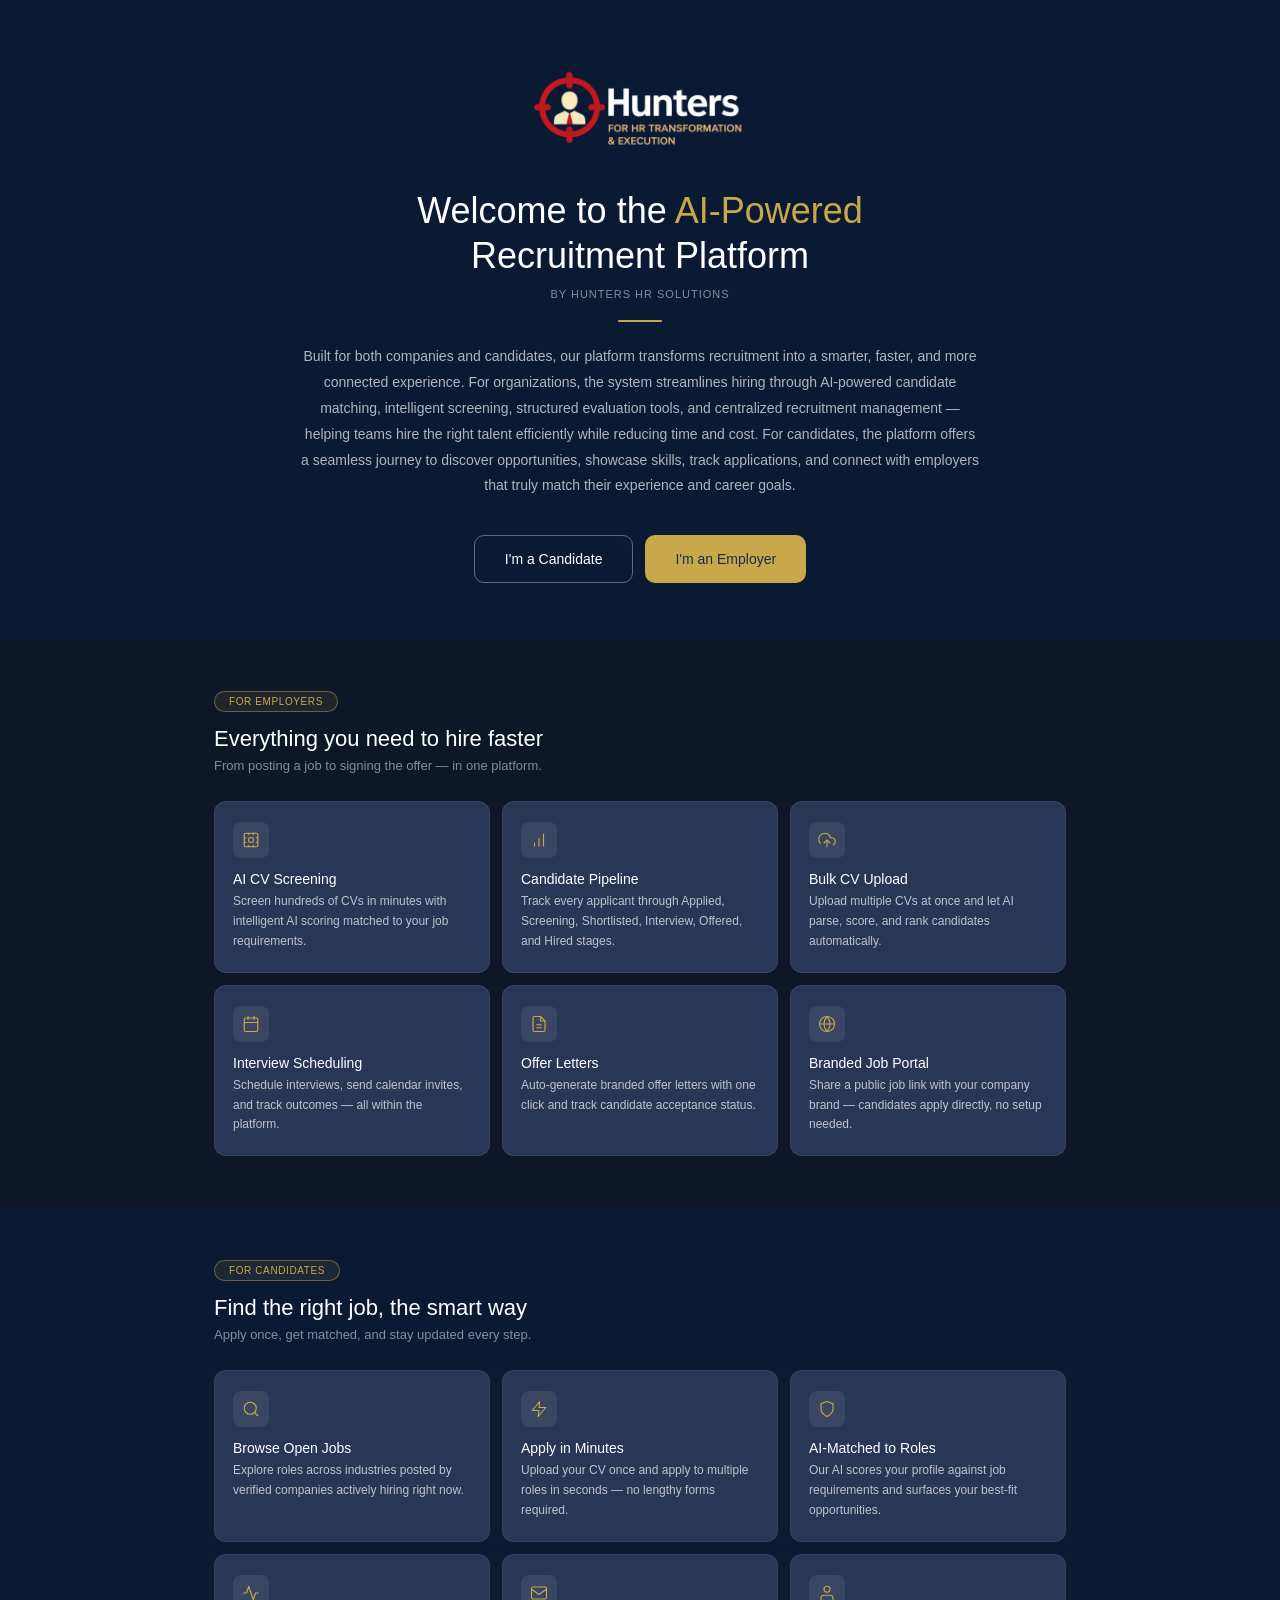
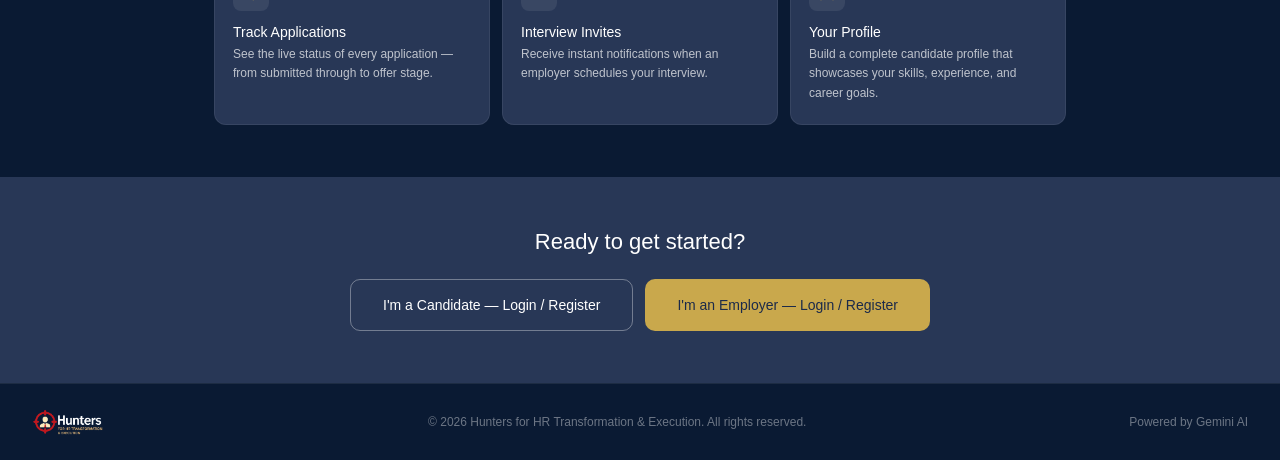
<file: frontend/candidates-portal.html>
<!DOCTYPE html>
<html lang="en">
<head>
<meta charset="UTF-8">
<meta name="viewport" content="width=device-width, initial-scale=1.0">
<title>Candidates Portal | Hunters for HR Solutions</title>
<!-- CACHE VERSION: v1.17 -->
<style>
:root{--navy:#1B2A4A;--gold:#C9A84C;--bg:#F4F5FA;--white:#fff;--muted:#6B7280;--border:rgba(0,0,0,0.06);}
*{box-sizing:border-box;margin:0;padding:0;font-family:'Segoe UI',Arial,sans-serif;}
body{background:var(--bg);color:var(--navy);min-height:100vh;}

/* ── Auth Screen ── */
#auth-screen{display:none;position:fixed;inset:0;background:var(--navy);z-index:9999;align-items:center;justify-content:center;}
#auth-screen.active{display:flex;}
.auth-card{background:var(--white);border-radius:20px;padding:40px 36px;width:420px;max-width:calc(100vw - 32px);box-shadow:0 24px 64px rgba(0,0,0,0.28);animation:slideUp 0.25s ease;}
.auth-logo{text-align:center;margin-bottom:24px;}
.auth-tabs{display:flex;border-radius:10px;overflow:hidden;border:1px solid #E5E7EB;margin-bottom:28px;}
.auth-tab{flex:1;padding:10px;background:none;border:none;font-size:13px;font-weight:500;cursor:pointer;color:#9CA3AF;transition:all 0.15s;}
.auth-tab.active{background:var(--navy);color:var(--white);}
.auth-field{margin-bottom:16px;}
.auth-field label{display:block;font-size:12px;font-weight:600;color:var(--navy);margin-bottom:6px;letter-spacing:0.02em;}
.auth-field input{width:100%;padding:11px 14px;border:1.5px solid #E5E7EB;border-radius:10px;font-size:14px;color:var(--navy);outline:none;transition:border-color 0.15s;}
.auth-field input:focus{border-color:var(--navy);}
.auth-btn{width:100%;padding:13px;background:var(--navy);color:var(--white);border:none;border-radius:10px;font-size:14px;font-weight:600;cursor:pointer;margin-top:4px;transition:opacity 0.15s;}
.auth-btn:hover{opacity:0.88;}
.auth-btn.gold{background:var(--gold);color:var(--navy);}
.auth-error{color:#A32D2D;font-size:12px;margin-top:8px;text-align:center;display:none;}
.auth-note{text-align:center;font-size:12px;color:var(--muted);margin-top:16px;}

.portal-header{background:var(--navy);padding:14px 32px;display:flex;align-items:center;justify-content:space-between;position:sticky;top:0;z-index:200;}
.portal-tabs{background:var(--white);border-bottom:1px solid #E5E7EB;display:flex;padding:0 32px;overflow-x:auto;gap:4px;}
.portal-tab{padding:16px 28px;font-size:14px;font-weight:500;border:none;background:none;cursor:pointer;color:#9CA3AF;border-bottom:3px solid transparent;white-space:nowrap;transition:color 0.15s,border-color 0.15s;letter-spacing:0.01em;}
.portal-tab:hover:not(.active){color:var(--navy);}
.portal-tab.active{color:var(--navy);border-bottom-color:var(--gold);font-weight:600;}
.portal-body{padding:24px 32px;max-width:1200px;margin:0 auto;}
.portal-section{display:none;}
.portal-section.active{display:block;}

.jobs-grid{display:grid;grid-template-columns:repeat(3,1fr);gap:16px;}
@media(max-width:1024px){.jobs-grid{grid-template-columns:repeat(2,1fr);}}
@media(max-width:640px){.jobs-grid{grid-template-columns:1fr;}.portal-body{padding:16px;}}

.job-card{background:var(--white);border:0.5px solid var(--border);border-radius:16px;padding:20px;box-shadow:0 2px 12px var(--border);cursor:pointer;transition:transform 0.2s,box-shadow 0.2s;}
.job-card:hover{transform:translateY(-2px);box-shadow:0 8px 24px rgba(0,0,0,0.1);}

.filter-bar{display:flex;gap:10px;margin-bottom:20px;flex-wrap:wrap;}
.filter-input{padding:9px 12px;border:1px solid #E5E7EB;border-radius:8px;font-size:13px;color:var(--navy);outline:none;background:var(--white);}
.filter-input:focus{border-color:var(--navy);}
.industry-chips{display:flex;flex-wrap:wrap;gap:8px;margin-bottom:20px;}
.industry-chip{padding:7px 16px;border-radius:20px;border:1px solid #E5E7EB;background:var(--white);font-size:12px;font-weight:500;color:#6B7280;cursor:pointer;transition:all 0.15s;white-space:nowrap;}
.industry-chip:hover{border-color:var(--navy);color:var(--navy);}
.industry-chip.active{background:var(--navy);color:var(--white);border-color:var(--navy);}

/* Overlay */
.overlay{display:none;position:fixed;inset:0;background:rgba(0,0,0,0.55);z-index:999;overflow-y:auto;}
.overlay.active{display:flex;align-items:flex-start;justify-content:center;padding:24px 16px;}
.overlay-panel{background:var(--white);border-radius:16px;width:960px;max-width:calc(100vw - 32px);animation:slideUp 0.2s ease;}
@keyframes slideUp{from{opacity:0;transform:translateY(16px);}to{opacity:1;transform:none;}}

/* Skeleton */
.skeleton{background:linear-gradient(90deg,#f0f0f0 25%,#e0e0e0 50%,#f0f0f0 75%);background-size:200% 100%;animation:shimmer 1.5s infinite;border-radius:6px;}
@keyframes shimmer{0%{background-position:200% 0;}100%{background-position:-200% 0;}}

#toast-container{position:fixed;top:20px;right:20px;z-index:99999;display:flex;flex-direction:column;gap:8px;}

/* ── CV Writer Modal ── */
#cv-modal{display:none;position:fixed;inset:0;background:rgba(0,0,0,0.6);z-index:1500;overflow-y:auto;padding:24px 16px;}
#cv-modal.active{display:flex;align-items:flex-start;justify-content:center;}
.cv-modal-panel{background:#fff;border-radius:20px;width:800px;max-width:calc(100vw - 32px);animation:slideUp 0.22s ease;overflow:hidden;}
.cv-modal-head{background:var(--navy);padding:20px 28px;display:flex;align-items:center;justify-content:space-between;}
.cv-modal-tabs{display:flex;gap:0;border-bottom:1px solid #E5E7EB;padding:0 28px;background:#F8F9FF;}
.cv-modal-tab{padding:12px 20px;font-size:13px;font-weight:500;border:none;background:none;cursor:pointer;color:#9CA3AF;border-bottom:2px solid transparent;transition:all 0.15s;}
.cv-modal-tab.active{color:var(--navy);border-bottom-color:var(--gold);}
.cv-modal-body{padding:24px 28px;}

/* Profile photo */
.photo-circle{width:80px;height:80px;border-radius:50%;background:#F5F6F8;border:0.5px solid rgba(0,0,0,0.12);display:flex;align-items:center;justify-content:center;cursor:pointer;overflow:hidden;flex-shrink:0;position:relative;}
.photo-circle img{width:100%;height:100%;object-fit:cover;}
.photo-circle .photo-overlay{position:absolute;inset:0;background:rgba(0,0,0,0.45);display:none;align-items:center;justify-content:center;border-radius:50%;}
.photo-circle:hover .photo-overlay{display:flex;}

/* CV Dropzone */
.cv-drop{border:2px dashed #CBD5E1;border-radius:12px;padding:28px;text-align:center;cursor:pointer;transition:border-color 0.2s,background 0.2s;}
.cv-drop:hover,.cv-drop.dragover{border-color:var(--navy);background:#F0F4FF;}
@keyframes spin{to{transform:rotate(360deg);}}
</style>
</head>
<body>

<!-- Auth Screen -->
<div id="auth-screen">
  <div class="auth-card">
    <div class="auth-logo">
      <img src="hunters-logo-white.jpeg" alt="Hunters" style="height:52px;width:auto;" onerror="this.outerHTML='<div style=color:#1B2A4A;font-size:22px;font-weight:700;letter-spacing:0.04em;>HUNTERS</div>'">
      <div style="color:#6B7280;font-size:13px;margin-top:8px;">Candidates Portal</div>
    </div>
    <div class="auth-tabs">
      <button class="auth-tab active" id="tab-login" onclick="switchAuthTab('login')">Sign In</button>
      <button class="auth-tab" id="tab-register" onclick="switchAuthTab('register')">Create Account</button>
    </div>

    <!-- Login Form -->
    <div id="auth-login">
      <div class="auth-field"><label>Email Address</label><input type="email" id="login-email" placeholder="you@example.com" onkeydown="if(event.key==='Enter')doLogin()"></div>
      <div class="auth-field"><label>Password</label><input type="password" id="login-password" placeholder="••••••••" onkeydown="if(event.key==='Enter')doLogin()"></div>
      <div style="text-align:right;margin-top:6px;margin-bottom:10px;">
        <a href="/reset-password.html" style="font-size:0.80rem;color:#C9A84C;text-decoration:none;font-weight:600;">Forgot password?</a>
      </div>
      <div class="auth-error" id="login-error"></div>
      <button class="auth-btn" onclick="doLogin()" id="login-btn">Sign In</button>
      <div class="auth-note">New here? <a href="#" onclick="switchAuthTab('register');return false;" style="color:#1B2A4A;font-weight:600;">Create a free account</a></div>
    </div>

    <!-- Register Form -->
    <div id="auth-register" style="display:none;">
      <div class="auth-field"><label>Full Name</label><input type="text" id="reg-name" placeholder="Ahmed Mohamed"></div>
      <div class="auth-field"><label>Email Address</label><input type="email" id="reg-email" placeholder="you@example.com"></div>
      <div class="auth-field"><label>Password</label><input type="password" id="reg-password" placeholder="At least 6 characters" onkeydown="if(event.key==='Enter')doRegister()"></div>
      <div class="auth-error" id="reg-error"></div>
      <button class="auth-btn gold" onclick="doRegister()" id="reg-btn">Create Account & Continue</button>
      <div class="auth-note">Already have an account? <a href="#" onclick="switchAuthTab('login');return false;" style="color:#1B2A4A;font-weight:600;">Sign in</a></div>
    </div>
  </div>
</div>

<!-- Candidate Entry Screen (first-time visitors with no profile/token) -->
<div id="candidate-entry" style="display:none;min-height:100vh;background:#F4F5FA;align-items:center;justify-content:center;padding:24px;position:fixed;inset:0;z-index:9998;">
  <div style="background:#fff;border-radius:20px;padding:36px 32px;width:460px;max-width:calc(100vw - 32px);box-shadow:0 4px 32px rgba(0,0,0,0.10);text-align:center;">
    <img src="hunters-logo-white.jpeg" alt="Hunters" style="height:56px;width:auto;margin-bottom:20px;" onerror="this.outerHTML='<div style=font-size:20px;font-weight:700;color:#1B2A4A;margin-bottom:20px;>HUNTERS</div>'">
    <div style="font-size:20px;font-weight:500;color:#1B2A4A;margin-bottom:6px;">Welcome to Candidates Portal</div>
    <div style="font-size:13px;color:#9CA3AF;margin-bottom:28px;line-height:1.6;">Upload your CV and AI will create your profile automatically — then start applying to top opportunities.</div>
    <div onclick="document.getElementById('entry-cv-upload').click()"
      style="border:2px dashed #E5E7EB;border-radius:14px;padding:28px;cursor:pointer;margin-bottom:16px;transition:all 0.2s;"
      onmouseover="this.style.borderColor='#1B2A4A';this.style.background='#F8F9FF';"
      onmouseout="this.style.borderColor='#E5E7EB';this.style.background='#fff';">
      <div style="font-size:32px;margin-bottom:10px;">📄</div>
      <div style="font-size:14px;font-weight:500;color:#1B2A4A;margin-bottom:4px;">Upload Your CV</div>
      <div style="font-size:12px;color:#9CA3AF;">PDF or Word — AI creates your profile automatically</div>
      <input type="file" id="entry-cv-upload" accept=".pdf,.docx" style="display:none;" onchange="entryUploadCV(this)">
    </div>
    <div style="font-size:12px;color:#9CA3AF;margin-bottom:12px;">— or —</div>
    <button onclick="skipToPortal()" style="width:100%;background:#fff;border:0.5px solid #E5E7EB;border-radius:10px;padding:11px;font-size:13px;color:#6B7280;cursor:pointer;margin-bottom:10px;">Browse Jobs Without a Profile</button>
    <button onclick="document.getElementById('candidate-entry').style.display='none';document.getElementById('auth-screen').classList.add('active');" style="background:none;border:none;font-size:12px;color:#9CA3AF;cursor:pointer;margin-top:2px;">Already have an account? Sign in →</button>
    <div style="margin-top:16px;"><a href="landing.html" style="font-size:12px;color:#9CA3AF;text-decoration:none;">← Back to Home</a></div>
  </div>
</div>

<!-- Header -->
<div class="portal-header" id="portal-header" style="display:none;">
  <img src="hunters-logo-transparent.png" alt="Hunters" style="height:48px;width:auto;background:transparent;border:none;" onerror="this.outerHTML='<span style=color:#C9A84C;font-size:15px;font-weight:500;>HUNTERS</span>'">
  <div style="display:flex;align-items:center;gap:14px;flex-wrap:wrap;">
    <span style="color:rgba(255,255,255,0.7);font-size:12px;" id="portal-username"></span>
    <div id="candidate-header-btns" style="display:flex;align-items:center;gap:14px;">
      <button onclick="showPortalSection('profile')" style="color:rgba(255,255,255,0.7);background:none;border:none;font-size:12px;cursor:pointer;">My Profile</button>
      <button onclick="openCVModal()" style="display:none;background:#C9A84C;color:#1B2A4A;border:none;border-radius:8px;padding:7px 14px;font-size:12px;font-weight:500;cursor:pointer;">AI CV Writer</button>
    </div>
    <button onclick="portalUser&&portalUser.is_admin?window.location.href='/index.html':portalUser&&portalUser.company_id?window.location.href='/company-dashboard.html':window.location.href='landing.html'" style="color:rgba(255,255,255,0.55);background:none;border:0.5px solid rgba(255,255,255,0.2);border-radius:8px;padding:7px 14px;font-size:12px;cursor:pointer;">← Home</button>
  </div>
</div>

<!-- Tabs -->
<div class="portal-tabs" id="portal-tabs" style="display:none;">
  <!-- Employer-only tabs -->
  <button class="portal-tab employer-tab" style="display:none;" onclick="showPortalSection('talent-pool')">Talent Pool</button>
  <!-- Candidate-only tabs -->
  <button class="portal-tab candidate-tab" onclick="showPortalSection('home')">Home</button>
  <button class="portal-tab job-tab" onclick="showPortalSection('browse-jobs')">Browse Jobs</button>
  <button class="portal-tab candidate-tab" onclick="showPortalSection('my-applications')">My Applications</button>
  <button class="portal-tab candidate-tab" onclick="showPortalSection('profile')">My Profile</button>
</div>

<!-- Body -->
<div class="portal-body" id="portal-body" style="display:none;">

  <!-- Occupation Cards (admin/company only) -->
  <div id="occupation-section" style="display:none;margin-bottom:32px;">
    <div style="margin-bottom:16px;">
      <div style="font-size:15px;font-weight:500;color:#1B2A4A;display:flex;align-items:center;gap:8px;margin-bottom:4px;">
        <svg width="16" height="16" fill="none" stroke="#C9A84C" stroke-width="1.5" viewBox="0 0 24 24">
          <path d="M17 21v-2a4 4 0 00-4-4H5a4 4 0 00-4 4v2"/>
          <circle cx="9" cy="7" r="4"/>
          <path d="M23 21v-2a4 4 0 00-3-3.87M16 3.13a4 4 0 010 7.75"/>
        </svg>
        Candidate Pool by Occupation
      </div>
      <div style="font-size:12px;color:#9CA3AF;">Total registered candidates grouped by their field — click a card to filter</div>
    </div>
    <div id="occupation-cards" style="display:grid;grid-template-columns:repeat(auto-fill,minmax(155px,1fr));gap:12px;"></div>
  </div>

  <!-- Talent Pool (employer/admin only) -->
  <div id="section-talent-pool" class="portal-section" style="display:none;">
    <div class="filter-bar" style="margin-bottom:12px;">
      <input type="text" id="q-talent" class="filter-input" style="flex:1;" placeholder="Search candidates by name, skills, education…" oninput="filterTalentPool()">
      <select id="talent-sort-sel" class="filter-input" style="width:auto;flex-shrink:0;" onchange="setTalentSort(this.value)">
        <option value="score">Sort: Score</option>
        <option value="name">Sort: Name A-Z</option>
        <option value="date">Sort: Newest</option>
      </select>
    </div>
    <div id="talent-result-count" style="font-size:12px;color:#9CA3AF;margin-bottom:14px;"></div>
    <div id="grid-talent-pool" style="display:grid;grid-template-columns:repeat(auto-fill,minmax(280px,1fr));gap:16px;"></div>
  </div>

  <!-- Home (candidate welcome dashboard) -->
  <div id="section-home" class="portal-section">
    <div id="home-content"></div>
  </div>

  <!-- Browse Jobs (merged: industry filter + job list) -->
  <div id="section-browse-jobs" class="portal-section">
    <div id="browse-industry-filter" class="industry-chips"></div>
    <div class="filter-bar">
      <input type="text" id="q-all" class="filter-input" style="flex:1;min-width:180px;" placeholder="Search by title, company or location…" oninput="renderSection('all-jobs')">
      <select id="loc-all" class="filter-input" onchange="renderSection('all-jobs')"><option value="">All Locations</option></select>
      <select id="type-all" class="filter-input" onchange="renderSection('all-jobs')">
        <option value="">All Types</option><option>Full-time</option><option>Part-time</option><option>Contract</option>
      </select>
    </div>
    <div id="grid-all-jobs" class="jobs-grid">
      <div class="job-card"><div class="skeleton" style="height:18px;width:55%;margin-bottom:10px;"></div><div class="skeleton" style="height:14px;width:75%;margin-bottom:8px;"></div><div class="skeleton" style="height:12px;width:45%;"></div></div>
      <div class="job-card"><div class="skeleton" style="height:18px;width:55%;margin-bottom:10px;"></div><div class="skeleton" style="height:14px;width:75%;margin-bottom:8px;"></div><div class="skeleton" style="height:12px;width:45%;"></div></div>
      <div class="job-card"><div class="skeleton" style="height:18px;width:55%;margin-bottom:10px;"></div><div class="skeleton" style="height:14px;width:75%;margin-bottom:8px;"></div><div class="skeleton" style="height:12px;width:45%;"></div></div>
    </div>
  </div>

  <!-- My Applications -->
  <div id="section-my-applications" class="portal-section">
    <div id="apps-content"></div>
  </div>

  <!-- Profile -->
  <div id="section-profile" class="portal-section">
    <div id="profile-content"></div>
  </div>

  <!-- AI CV Writer -->
  <div id="section-cv-writer" class="portal-section">
    <div id="cv-writer-content"></div>
  </div>

</div>

<!-- Job Detail + Apply Overlay -->
<div id="job-overlay" class="overlay" onclick="if(event.target===this)closeOverlay()">
  <div class="overlay-panel">
    <div id="overlay-inner"></div>
  </div>
</div>

<!-- AI CV Writer Modal -->
<div id="cv-modal" onclick="if(event.target===this)closeCVModal()">
  <div class="cv-modal-panel">
    <div class="cv-modal-head">
      <div style="display:flex;align-items:center;gap:12px;">
        <img src="hunters-logo-blue.jpeg" alt="Hunters" style="height:32px;width:auto;" onerror="this.style.display='none'">
        <div>
          <div style="color:#fff;font-size:15px;font-weight:500;">AI CV Writer</div>
          <div style="color:rgba(255,255,255,0.55);font-size:11px;">Professional CV generated by Hunters AI</div>
        </div>
      </div>
      <button onclick="closeCVModal()" style="color:rgba(255,255,255,0.6);background:none;border:none;font-size:22px;cursor:pointer;line-height:1;">&times;</button>
    </div>
    <div class="cv-modal-tabs">
      <button class="cv-modal-tab active" id="cvtab-upload" onclick="switchCVTab('upload')">📄 Upload Current CV</button>
      <button class="cv-modal-tab" id="cvtab-manual" onclick="switchCVTab('manual')">✏️ Fill Manually</button>
    </div>
    <div class="cv-modal-body">

      <!-- Upload tab -->
      <div id="cvpanel-upload">
        <div style="display:flex;align-items:flex-start;gap:20px;margin-bottom:20px;flex-wrap:wrap;">
          <div>
            <div style="font-size:11px;font-weight:600;color:#6B7280;margin-bottom:8px;">PROFILE PHOTO</div>
            <div class="photo-circle" id="cv-photo-upload" onclick="document.getElementById('cv-photo-input').click()" title="Click to upload photo">
              <span id="cv-photo-ini" style="color:#C9A84C;font-size:24px;font-weight:500;">?</span>
              <div class="photo-overlay"><svg width="20" height="20" fill="none" stroke="#fff" stroke-width="2" viewBox="0 0 24 24"><path d="M23 19a2 2 0 01-2 2H3a2 2 0 01-2-2V8a2 2 0 012-2h4l2-3h6l2 3h4a2 2 0 012 2z"/><circle cx="12" cy="13" r="4"/></svg></div>
            </div>
            <input type="file" id="cv-photo-input" accept="image/*" style="display:none;" onchange="handlePhotoUpload(this.files,'cv')">
          </div>
          <div style="flex:1;min-width:220px;">
            <div style="font-size:11px;font-weight:600;color:#6B7280;margin-bottom:8px;">UPLOAD YOUR CV <span style="color:#A32D2D;">*Required</span></div>
            <div class="cv-drop" id="cv-dropzone" onclick="document.getElementById('cv-file-input').click()"
              ondragover="event.preventDefault();this.classList.add('dragover')"
              ondragleave="this.classList.remove('dragover')"
              ondrop="handleCVDrop(event)">
              <svg width="36" height="36" fill="none" stroke="#CBD5E1" stroke-width="1.5" viewBox="0 0 24 24" style="margin:0 auto 10px;display:block;"><path d="M14 2H6a2 2 0 00-2 2v16a2 2 0 002 2h12a2 2 0 002-2V8z"/><polyline points="14 2 14 8 20 8"/><line x1="12" y1="18" x2="12" y2="12"/><polyline points="9 15 12 12 15 15"/></svg>
              <div style="font-size:13px;color:#6B7280;margin-bottom:4px;">Drag &amp; drop your CV here</div>
              <div style="font-size:11px;color:#9CA3AF;">PDF or DOCX accepted</div>
              <div id="cv-file-name" style="display:none;margin-top:8px;font-size:12px;font-weight:500;color:#1B2A4A;"></div>
            </div>
            <input type="file" id="cv-file-input" accept=".pdf,.docx" style="display:none;" onchange="setCVFile(this.files[0])">
          </div>
        </div>
        <div style="background:#F0F4FF;border-radius:10px;padding:12px 16px;margin-bottom:20px;font-size:12px;color:#1B2A4A;line-height:1.7;">
          <strong>What happens next:</strong> AI extracts your details from the CV → generates a polished professional CV → you download it as PDF.
        </div>
        <button onclick="generateCVFromUpload()" style="width:100%;background:#1B2A4A;color:#fff;border:none;border-radius:10px;padding:13px;font-size:14px;font-weight:500;cursor:pointer;">✨ Generate My Professional CV</button>
      </div>

      <!-- Manual tab -->
      <div id="cvpanel-manual" style="display:none;">
        <div style="display:flex;align-items:flex-start;gap:20px;margin-bottom:20px;flex-wrap:wrap;">
          <div>
            <div style="font-size:11px;font-weight:600;color:#6B7280;margin-bottom:8px;">PROFILE PHOTO</div>
            <div class="photo-circle" id="cv-photo-manual" onclick="document.getElementById('cv-photo-manual-input').click()" title="Click to upload photo">
              <span id="cv-photo-manual-ini" style="color:#C9A84C;font-size:24px;font-weight:500;">?</span>
              <div class="photo-overlay"><svg width="20" height="20" fill="none" stroke="#fff" stroke-width="2" viewBox="0 0 24 24"><path d="M23 19a2 2 0 01-2 2H3a2 2 0 01-2-2V8a2 2 0 012-2h4l2-3h6l2 3h4a2 2 0 012 2z"/><circle cx="12" cy="13" r="4"/></svg></div>
            </div>
            <input type="file" id="cv-photo-manual-input" accept="image/*" style="display:none;" onchange="handlePhotoUpload(this.files,'manual')">
          </div>
          <div style="flex:1;min-width:220px;">
            <div style="display:grid;grid-template-columns:1fr 1fr;gap:10px;margin-bottom:10px;">
              <div><label style="font-size:11px;font-weight:600;color:#6B7280;display:block;margin-bottom:5px;">Full Name <span style="color:#A32D2D;">*</span></label><input id="m-name" type="text" style="width:100%;padding:9px 11px;border:1px solid #E5E7EB;border-radius:8px;font-size:13px;outline:none;" placeholder="Ahmed Mohamed"></div>
              <div><label style="font-size:11px;font-weight:600;color:#6B7280;display:block;margin-bottom:5px;">Phone</label><input id="m-phone" type="text" style="width:100%;padding:9px 11px;border:1px solid #E5E7EB;border-radius:8px;font-size:13px;outline:none;" placeholder="+20 1XX XXX XXXX"></div>
              <div><label style="font-size:11px;font-weight:600;color:#6B7280;display:block;margin-bottom:5px;">Email <span style="color:#A32D2D;">*</span></label><input id="m-email" type="email" style="width:100%;padding:9px 11px;border:1px solid #E5E7EB;border-radius:8px;font-size:13px;outline:none;" placeholder="you@email.com"></div>
              <div><label style="font-size:11px;font-weight:600;color:#6B7280;display:block;margin-bottom:5px;">Industry <span style="color:#A32D2D;">*</span></label><input id="m-industry" type="text" style="width:100%;padding:9px 11px;border:1px solid #E5E7EB;border-radius:8px;font-size:13px;outline:none;" placeholder="e.g. Education, Banking"></div>
            </div>
            <div style="margin-bottom:10px;"><label style="font-size:11px;font-weight:600;color:#6B7280;display:block;margin-bottom:5px;">Education</label><input id="m-edu" type="text" style="width:100%;padding:9px 11px;border:1px solid #E5E7EB;border-radius:8px;font-size:13px;outline:none;" placeholder="e.g. B.Sc. Business Administration, Cairo University 2018"></div>
          </div>
        </div>
        <div style="margin-bottom:12px;">
          <label style="font-size:11px;font-weight:600;color:#6B7280;display:block;margin-bottom:6px;">Skills <span style="color:#A32D2D;">*</span></label>
          <div id="m-skill-tags" style="display:flex;flex-wrap:wrap;gap:6px;min-height:28px;margin-bottom:6px;"></div>
          <div style="display:flex;gap:8px;"><input id="m-new-skill" type="text" placeholder="Add a skill…" style="flex:1;padding:8px 11px;border:1px solid #E5E7EB;border-radius:8px;font-size:12px;outline:none;" onkeydown="if(event.key==='Enter'){addModalSkill();event.preventDefault();}"><button onclick="addModalSkill()" style="background:#1B2A4A;color:#fff;border:none;border-radius:8px;padding:8px 12px;font-size:12px;cursor:pointer;">+ Add</button></div>
        </div>
        <div style="margin-bottom:16px;">
          <label style="font-size:11px;font-weight:600;color:#6B7280;display:block;margin-bottom:6px;">Work Experience <span style="color:#A32D2D;">*</span></label>
          <div id="m-exp-list" style="margin-bottom:6px;"></div>
          <button onclick="addModalExp()" style="border:1px dashed #1B2A4A;color:#1B2A4A;background:#fff;border-radius:8px;padding:7px 12px;font-size:12px;cursor:pointer;">+ Add Experience</button>
        </div>
        <button onclick="generateCVFromManual()" style="width:100%;background:#C9A84C;color:#1B2A4A;border:none;border-radius:10px;padding:13px;font-size:14px;font-weight:500;cursor:pointer;">✨ Generate My Professional CV</button>
      </div>

      <!-- Progress & Preview (shared) -->
      <div id="cv-modal-progress" style="display:none;margin-top:20px;"></div>
      <div id="cv-modal-preview" style="display:none;margin-top:20px;"></div>

    </div>
  </div>
</div>

<div id="toast-container"></div>

<script>
// Portal requires login — redirect unauthenticated users to landing page
(function() {
    var token = localStorage.getItem('token');
    if (!token) { window.location.href = 'landing.html'; return; }
    var userType = (localStorage.getItem('user_type') || '').toLowerCase();
    if (userType === 'company' || userType === 'employer') {
        window.location.href = 'company-dashboard.html'; return;
    }
})();

/* ─── Base URL (works locally + on Railway) ─── */
var API_BASE=(function(){
  if(window.location.protocol==='file:'){
    /* Opened as a local file — API calls won't work.
       Show a banner and fallback to empty (will still fail gracefully). */
    document.addEventListener('DOMContentLoaded',function(){
      var b=document.createElement('div');
      b.style.cssText='position:fixed;top:0;left:0;right:0;z-index:99999;background:#A32D2D;color:#fff;font-size:13px;text-align:center;padding:10px 16px;';
      b.innerHTML='⚠️ Open this page from your <strong>live Railway URL</strong>, not as a local file. Local file mode cannot connect to the API.';
      document.body.prepend(b);
    });
    return '';
  }
  return '';
})();

/* ─── Utilities ─── */
function showToast(msg,type){
  var c={success:{bg:'#E1F5EE',tx:'#0F6E56',br:'#9FE1CB'},error:{bg:'#FCEBEB',tx:'#A32D2D',br:'#F5B8B8'},info:{bg:'#E6F1FB',tx:'#185FA5',br:'#B5D4F4'}}[type]||{bg:'#E6F1FB',tx:'#185FA5',br:'#B5D4F4'};
  var t=document.createElement('div');
  t.style.cssText='background:'+c.bg+';color:'+c.tx+';border:0.5px solid '+c.br+';border-radius:10px;padding:12px 18px;font-size:13px;font-weight:500;box-shadow:0 4px 16px rgba(0,0,0,0.12);max-width:320px;';
  t.textContent=msg;document.getElementById('toast-container').appendChild(t);
  setTimeout(function(){t.style.opacity='0';t.style.transition='opacity 0.3s';setTimeout(function(){t.remove();},300);},3000);
}
function esc(s){return String(s||'').replace(/&/g,'&amp;').replace(/</g,'&lt;').replace(/>/g,'&gt;').replace(/"/g,'&quot;');}
function ini(n){return String(n||'').split(/\s+/).filter(Boolean).slice(0,2).map(function(w){return w[0];}).join('').toUpperCase()||'?';}

function _isHuntersJob(j){return j&&(j.company_name||'').toLowerCase().indexOf('hunters')===0;}

/* Job card logo — white background context */
function logoHtml(j,px){
  if(_isHuntersJob(j)){
    /* Card logo designed to fit circular avatar containers */
    return'<img src="/hunters-logo-card.jpeg" alt="Hunters" style="width:'+px+'px;height:'+px+'px;border-radius:50%;object-fit:contain;flex-shrink:0;background:#fff;border:0.5px solid rgba(0,0,0,0.08);">';
  }
  var url=j&&(j.company_logo_url||j.logo_url);
  if(url)return'<img src="'+esc(url)+'" alt="" style="width:'+px+'px;height:'+px+'px;border-radius:50%;object-fit:contain;flex-shrink:0;border:0.5px solid rgba(0,0,0,0.08);background:#fff;padding:3px;">';
  var ci=ini((j&&j.company_name)||'C');
  var fs=Math.round(px*0.33);
  return'<div style="width:'+px+'px;height:'+px+'px;border-radius:50%;background:#1B2A4A;color:#C9A84C;display:flex;align-items:center;justify-content:center;font-size:'+fs+'px;font-weight:500;flex-shrink:0;">'+esc(ci)+'</div>';
}

/* Overlay header logo — dark navy background context */
function logoHtmlDark(j,px){
  if(_isHuntersJob(j)){
    /* Dark-navy-bg logo blends seamlessly with the #1B2A4A overlay header */
    return'<img src="/hunters-logo-blue.jpeg" alt="Hunters" style="height:'+px+'px;width:auto;max-width:'+(px*3.2)+'px;object-fit:contain;flex-shrink:0;">';
  }
  var url=j&&(j.company_logo_url||j.logo_url);
  if(url)return'<img src="'+esc(url)+'" alt="" style="width:'+px+'px;height:'+px+'px;border-radius:50%;object-fit:contain;flex-shrink:0;border:0.5px solid rgba(255,255,255,0.25);background:rgba(255,255,255,0.12);padding:3px;">';
  var ci=ini((j&&j.company_name)||'C');
  var fs=Math.round(px*0.33);
  return'<div style="width:'+px+'px;height:'+px+'px;border-radius:50%;background:rgba(255,255,255,0.15);color:#C9A84C;display:flex;align-items:center;justify-content:center;font-size:'+fs+'px;font-weight:600;flex-shrink:0;">'+esc(ci)+'</div>';
}

function portalGetShareUrl(jobId){return window.location.origin+'/apply.html?job_id='+jobId;}
function portalShareJob(platform,jobId){
  var j=(allJobs||[]).find(function(x){return x.id===jobId;})||{};
  var title=j.job_title||'Job Opportunity';
  var loc=j.job_location||'Egypt';
  var exp=j.min_experience||0;
  var shareUrl=portalGetShareUrl(jobId);
  var url=encodeURIComponent(shareUrl);
  var text=encodeURIComponent('🚀 We\'re hiring!\n\nPosition: '+title+'\nLocation: '+loc+'\nExperience: '+exp+'+ years\n\nApply now:\n'+shareUrl+'\n\n#Hiring #Jobs #Careers #HuntersAI #HuntersHR');
  var map={linkedin:'https://www.linkedin.com/sharing/share-offsite/?url='+url,facebook:'https://www.facebook.com/sharer/sharer.php?u='+url,whatsapp:'https://wa.me/?text='+text};
  if(map[platform])window.open(map[platform],'_blank','noopener,noreferrer');
}
function portalCopyJobLink(jobId,btn){
  var url=portalGetShareUrl(jobId);
  navigator.clipboard.writeText(url).then(function(){
    var orig=btn.innerHTML;btn.innerHTML='✓ Copied';btn.classList.add('copied');
    setTimeout(function(){btn.innerHTML=orig;btn.classList.remove('copied');},2000);
    showToast('Job link copied!');
  });
}
function portalJobShareHtml(jobId){ return ''; }
function fixScore(r){if(r===null||r===undefined)return null;var n=Number(r);if(isNaN(n))return null;if(n<=1)return Math.round(n*100);if(n<=10)return Math.round(n*10);return Math.round(Math.min(100,n));}
function scoreStyle(pct){if(pct===null)return{bg:'#F5F6F8',tx:'#6B7280'};if(pct>=75)return{bg:'#E1F5EE',tx:'#0F6E56'};if(pct>=50)return{bg:'#FAEEDA',tx:'#854F0B'};return{bg:'#FCEBEB',tx:'#A32D2D'};}
function getCandidateMessage(score){
  var s=score===null||score===undefined?-1:(score<=1?Math.round(score*100):score<=10?Math.round(score*10):Math.round(score));
  if(s>=75)return{emoji:'🎉',status:'Great Match!',color:'#0F6E56',bg:'#E1F5EE',border:'#9FE1CB',message:'Your profile is a strong match for this role. Our HR team will review your application and be in touch soon.',next:'Expect to hear from us within 3-5 business days.',action:'While you wait, explore more opportunities that match your profile.'};
  if(s>=50)return{emoji:'✓',status:'Application Received',color:'#854F0B',bg:'#FAEEDA',border:'#FAC775',message:'Thank you for applying! Your application has been submitted successfully and is under review by our recruitment team.',next:'Our team carefully reviews every application. We will be in touch if your profile is selected.',action:'In the meantime, consider updating your profile or applying to other positions.'};
  return{emoji:'📩',status:'Application Submitted',color:'#185FA5',bg:'#E6F1FB',border:'#B5D4F4',message:'Thank you for your interest! Your application has been received and submitted to the employer.',next:'While this role may not be a perfect fit right now, we encourage you to explore other opportunities.',action:'Consider updating your profile and applying to other positions.'};
}
function buildCandidateResultCard(msg){
  var timeline=
    '<div style="display:flex;align-items:center;justify-content:center;gap:0;margin:20px 0;">'+
      '<div style="display:flex;flex-direction:column;align-items:center;gap:4px;"><div style="width:28px;height:28px;border-radius:50%;background:#1B2A4A;color:#fff;display:flex;align-items:center;justify-content:center;font-size:12px;">✓</div><div style="font-size:10px;color:#1B2A4A;font-weight:500;">Applied</div></div>'+
      '<div style="width:40px;height:2px;background:#1B2A4A;margin-bottom:14px;"></div>'+
      '<div style="display:flex;flex-direction:column;align-items:center;gap:4px;"><div style="width:28px;height:28px;border-radius:50%;background:#C9A84C;color:#1B2A4A;display:flex;align-items:center;justify-content:center;font-size:12px;">●</div><div style="font-size:10px;color:#C9A84C;font-weight:500;">Reviewing</div></div>'+
      '<div style="width:40px;height:2px;background:#E5E7EB;margin-bottom:14px;"></div>'+
      '<div style="display:flex;flex-direction:column;align-items:center;gap:4px;"><div style="width:28px;height:28px;border-radius:50%;background:#F0F2F8;color:#9CA3AF;display:flex;align-items:center;justify-content:center;font-size:12px;">3</div><div style="font-size:10px;color:#9CA3AF;">Interview</div></div>'+
      '<div style="width:40px;height:2px;background:#E5E7EB;margin-bottom:14px;"></div>'+
      '<div style="display:flex;flex-direction:column;align-items:center;gap:4px;"><div style="width:28px;height:28px;border-radius:50%;background:#F0F2F8;color:#9CA3AF;display:flex;align-items:center;justify-content:center;font-size:12px;">4</div><div style="font-size:10px;color:#9CA3AF;">Decision</div></div>'+
    '</div>';
  return '<div style="text-align:center;padding:28px 24px;max-width:480px;margin:0 auto;">'+
    '<div style="width:88px;height:88px;border-radius:50%;display:flex;align-items:center;justify-content:center;font-size:36px;margin:0 auto 16px;background:'+msg.bg+';border:3px solid '+msg.border+';">'+msg.emoji+'</div>'+
    '<div style="font-size:20px;font-weight:500;color:'+msg.color+';margin-bottom:12px;">'+esc(msg.status)+'</div>'+
    '<p style="font-size:13px;color:#6B7280;line-height:1.7;margin-bottom:16px;">'+esc(msg.message)+'</p>'+
    timeline+
    '<div style="background:#F5F6F8;border-radius:10px;padding:12px 16px;font-size:12px;color:#6B7280;line-height:1.6;margin-bottom:20px;text-align:left;"><span style="font-weight:500;color:#1B2A4A;">What\'s next: </span>'+esc(msg.next)+'</div>'+
    '<div style="display:flex;gap:8px;flex-wrap:wrap;">'+
      '<button onclick="showPortalSection(\'all-jobs\');closeOverlay();" style="flex:1;background:#1B2A4A;color:#fff;border:none;border-radius:8px;padding:10px;font-size:12px;font-weight:500;cursor:pointer;min-width:120px;">Browse More Jobs</button>'+
      '<button onclick="showPortalSection(\'cv-writer\');closeOverlay();" style="display:none;flex:1;background:#C9A84C;color:#1B2A4A;border:none;border-radius:8px;padding:10px;font-size:12px;font-weight:500;cursor:pointer;min-width:120px;">Improve My CV</button>'+
    '</div>'+
    '<div style="margin-top:16px;font-size:11px;color:#9CA3AF;">Powered by Hunters AI · Your data is handled with care</div>'+
  '</div>';
}
/* ─── Phase 2.5: Rich post-apply result card ─── */
function buildRichResultCard(s){
  var tier={
    strong:{bg:'#E1F5EE',color:'#0F6E56',border:'#9FE1CB',icon:'✓'},
    good:  {bg:'#E6F1FB',color:'#185FA5',border:'#B5D4F4',icon:'👍'},
    gaps:  {bg:'#FAEEDA',color:'#854F0B',border:'#FAC775',icon:'🎯'}
  }[s.match_tier]||{bg:'#F5F6F8',color:'#6B7280',border:'#E5E7EB',icon:'●'};
  var badge='<span style="display:inline-flex;align-items:center;gap:6px;padding:6px 18px;border-radius:20px;font-size:13px;font-weight:600;background:'+tier.bg+';color:'+tier.color+';border:1px solid '+tier.border+';">'+tier.icon+' '+esc(s.match_label)+'</span>';
  var strHtml=s.strengths&&s.strengths.length?
    '<div style="margin:20px 0;text-align:left;"><div style="font-size:13px;font-weight:600;color:#1B2A4A;margin-bottom:10px;">✨ What\'s strong in your application:</div><ul style="margin:0;padding:0;list-style:none;">'+
    s.strengths.map(function(x){return'<li style="font-size:12px;color:#374151;line-height:1.6;margin-bottom:6px;"><span style="color:#0F6E56;margin-right:8px;">•</span>'+esc(x)+'</li>';}).join('')+
    '</ul></div>':'';
  var impHtml=s.improvement_areas&&s.improvement_areas.length?
    '<div style="margin:16px 0;text-align:left;"><div style="font-size:13px;font-weight:600;color:#1B2A4A;margin-bottom:10px;">📈 Areas to strengthen:</div><ul style="margin:0;padding:0;list-style:none;">'+
    s.improvement_areas.map(function(x){return'<li style="font-size:12px;color:#374151;line-height:1.6;margin-bottom:6px;"><span style="color:#C9A84C;margin-right:8px;">•</span>'+esc(x)+'</li>';}).join('')+
    '</ul></div>':'';
  var timeline=
    '<div style="display:flex;align-items:center;justify-content:center;gap:0;margin:20px 0;">'+
      '<div style="display:flex;flex-direction:column;align-items:center;gap:4px;"><div style="width:28px;height:28px;border-radius:50%;background:#1B2A4A;color:#fff;display:flex;align-items:center;justify-content:center;font-size:12px;">✓</div><div style="font-size:10px;color:#1B2A4A;font-weight:500;">Applied</div></div>'+
      '<div style="width:40px;height:2px;background:#1B2A4A;margin-bottom:14px;"></div>'+
      '<div style="display:flex;flex-direction:column;align-items:center;gap:4px;"><div style="width:28px;height:28px;border-radius:50%;background:#C9A84C;color:#1B2A4A;display:flex;align-items:center;justify-content:center;font-size:12px;">●</div><div style="font-size:10px;color:#C9A84C;font-weight:500;">Reviewing</div></div>'+
      '<div style="width:40px;height:2px;background:#E5E7EB;margin-bottom:14px;"></div>'+
      '<div style="display:flex;flex-direction:column;align-items:center;gap:4px;"><div style="width:28px;height:28px;border-radius:50%;background:#F0F2F8;color:#9CA3AF;display:flex;align-items:center;justify-content:center;font-size:12px;">3</div><div style="font-size:10px;color:#9CA3AF;">Interview</div></div>'+
      '<div style="width:40px;height:2px;background:#E5E7EB;margin-bottom:14px;"></div>'+
      '<div style="display:flex;flex-direction:column;align-items:center;gap:4px;"><div style="width:28px;height:28px;border-radius:50%;background:#F0F2F8;color:#9CA3AF;display:flex;align-items:center;justify-content:center;font-size:12px;">4</div><div style="font-size:10px;color:#9CA3AF;">Decision</div></div>'+
    '</div>';
  return'<div style="text-align:center;padding:28px 24px;max-width:480px;margin:0 auto;">'+
    '<div style="font-size:20px;font-weight:600;color:#1B2A4A;margin-bottom:4px;">✓ Application Received</div>'+
    '<div style="font-size:13px;color:#6B7280;margin-bottom:16px;">'+esc(s.job_title)+(s.company_name?' · '+esc(s.company_name):'')+  '</div>'+
    '<div style="margin-bottom:20px;">'+badge+'</div>'+
    strHtml+impHtml+timeline+
    '<div style="display:flex;gap:8px;flex-wrap:wrap;">'+
      '<button onclick="showPortalSection(\'all-jobs\');closeOverlay();" style="flex:1;background:#1B2A4A;color:#fff;border:none;border-radius:8px;padding:10px;font-size:12px;font-weight:500;cursor:pointer;min-width:120px;">Browse More Jobs</button>'+
      '<button onclick="showPortalSection(\'cv-writer\');closeOverlay();" style="display:none;flex:1;background:#C9A84C;color:#1B2A4A;border:none;border-radius:8px;padding:10px;font-size:12px;font-weight:500;cursor:pointer;min-width:120px;">Improve My CV</button>'+
    '</div>'+
    '<div style="margin-top:16px;font-size:11px;color:#9CA3AF;">Powered by Hunters AI · Your data is handled with care</div>'+
  '</div>';
}
function buildProcessingCard(){
  return'<div style="text-align:center;padding:40px 24px;max-width:480px;margin:0 auto;">'+
    '<div style="font-size:20px;font-weight:600;color:#1B2A4A;margin-bottom:16px;">✓ Application Received</div>'+
    '<div id="p25-spinner" style="width:36px;height:36px;border:3px solid #E5E7EB;border-top-color:#C9A84C;border-radius:50%;animation:spin 1s linear infinite;margin:0 auto 16px;"></div>'+
    '<div style="font-size:13px;color:#6B7280;margin-bottom:8px;">Your AI report is being generated.</div>'+
    '<div style="font-size:12px;color:#9CA3AF;margin-bottom:24px;">This usually takes a few seconds.</div>'+
    '<div id="p25-slot"></div>'+
    '<div style="display:flex;gap:8px;flex-wrap:wrap;margin-top:20px;">'+
      '<button onclick="showPortalSection(\'all-jobs\');closeOverlay();" style="flex:1;background:#1B2A4A;color:#fff;border:none;border-radius:8px;padding:10px;font-size:12px;font-weight:500;cursor:pointer;min-width:120px;">Browse More Jobs</button>'+
      '<button onclick="showPortalSection(\'cv-writer\');closeOverlay();" style="display:none;flex:1;background:#C9A84C;color:#1B2A4A;border:none;border-radius:8px;padding:10px;font-size:12px;font-weight:500;cursor:pointer;min-width:120px;">Improve My CV</button>'+
    '</div>'+
  '</div>';
}
function pollForSummary(appId,form){
  var attempts=0,max=6;
  var iv=setInterval(async function(){
    attempts++;
    try{
      var r=await fetch('/api/candidate/application/'+appId+'/summary',{headers:hdrs()});
      if(r.ok){
        var data=await r.json();
        if(data.status==='ready'){clearInterval(iv);form.innerHTML=buildRichResultCard(data);return;}
      }
    }catch(e){}
    if(attempts>=max){
      clearInterval(iv);
      var sp=document.getElementById('p25-spinner');if(sp)sp.style.display='none';
      var sl=document.getElementById('p25-slot');
      if(sl)sl.innerHTML='<div style="font-size:12px;color:#9CA3AF;">Report is taking longer than expected. <a href="javascript:location.reload()" style="color:#1B2A4A;font-weight:500;">Refresh</a> to check.</div>';
    }
  },5000);
}

function daysAgo(d){if(!d)return'';var days=Math.floor((Date.now()-new Date(d))/ 86400000);return days===0?'Today':days===1?'Yesterday':days+' days ago';}
function tok(){return localStorage.getItem('token')||'';}
function hdrs(){return{'Authorization':'Bearer '+tok()};}

/* ─── Auth ─── */
var portalUser=null,allJobs=[],_applyFile=null,currentJob=null,_cvData=null,_useSavedCv=false;
var _profileSkills=[],_profileExps=[];

function showAuthScreen(){
  document.getElementById('auth-screen').classList.add('active');
  document.getElementById('portal-header').style.display='none';
  document.getElementById('portal-tabs').style.display='none';
  document.getElementById('portal-body').style.display='none';
}
function hideAuthScreen(){
  document.getElementById('auth-screen').classList.remove('active');
  document.getElementById('portal-header').style.display='';
  document.getElementById('portal-tabs').style.display='';
  document.getElementById('portal-body').style.display='';
  if(portalUser) applyUserRole(portalUser);
}

function applyUserRole(user){
  var isEmployer = user.is_admin || !!user.company_id;
  /* Tab visibility */
  document.querySelectorAll('.job-tab').forEach(function(t){t.style.display=isEmployer?'none':'';});
  document.querySelectorAll('.candidate-tab').forEach(function(t){t.style.display=isEmployer?'none':'';});
  document.querySelectorAll('.employer-tab').forEach(function(t){t.style.display=isEmployer?'':'none';});
  /* Header candidate buttons */
  var chb=document.getElementById('candidate-header-btns');
  if(chb) chb.style.display=isEmployer?'none':'flex';
  /* Occupation cards — employer/admin only */
  document.getElementById('occupation-section').style.display=isEmployer?'block':'none';
  if(isEmployer){
    showPortalSection('talent-pool');
    loadOccupationCards();
    loadTalentPool();
    loadJobs(); /* populate allJobs so Invite to Apply dropdown works */
  } else {
    showPortalSection('home');
    loadJobs();
    migrateLocalStorageProfile(); /* fire-and-forget: migrates localStorage → backend once */
  }
}

function switchAuthTab(tab){
  document.getElementById('auth-login').style.display=tab==='login'?'':'none';
  document.getElementById('auth-register').style.display=tab==='register'?'':'none';
  document.getElementById('tab-login').classList.toggle('active',tab==='login');
  document.getElementById('tab-register').classList.toggle('active',tab==='register');
  document.getElementById('login-error').style.display='none';
  document.getElementById('reg-error').style.display='none';
}

function doLogin(){
  var email=(document.getElementById('login-email').value||'').trim();
  var pass=(document.getElementById('login-password').value||'');
  var errEl=document.getElementById('login-error');
  var btn=document.getElementById('login-btn');
  if(!email||!pass){errEl.textContent='Please enter email and password.';errEl.style.display='block';return;}
  if(!email.includes('@')){errEl.textContent='Please enter a valid email address.';errEl.style.display='block';return;}
  btn.textContent='Signing in…';btn.disabled=true;
  var fd=new URLSearchParams();fd.append('username',email);fd.append('password',pass);
  fetch(API_BASE+'/auth/login',{method:'POST',headers:{'Content-Type':'application/x-www-form-urlencoded'},body:fd})
    .then(function(r){return r.json().then(function(d){return{ok:r.ok,d:d};});})
    .then(function(res){
      btn.textContent='Sign In';btn.disabled=false;
      if(!res.ok){errEl.textContent=res.d.detail||'Incorrect email or password.';errEl.style.display='block';return;}
      localStorage.setItem('token',res.d.access_token);
      localStorage.setItem('user_type','candidate');
      onAuthSuccess(res.d.access_token);
    })
    .catch(function(){btn.textContent='Sign In';btn.disabled=false;errEl.textContent='Connection error. Open this page from your Railway URL, not as a local file.';errEl.style.display='block';});
}

function doRegister(){
  var name=(document.getElementById('reg-name').value||'').trim();
  var email=(document.getElementById('reg-email').value||'').trim();
  var pass=(document.getElementById('reg-password').value||'');
  var errEl=document.getElementById('reg-error');
  var btn=document.getElementById('reg-btn');
  if(!name||!email||!pass){errEl.textContent='All fields are required.';errEl.style.display='block';return;}
  if(!email.includes('@')){errEl.textContent='Please enter a valid email address.';errEl.style.display='block';return;}
  if(pass.length<6){errEl.textContent='Password must be at least 6 characters.';errEl.style.display='block';return;}
  btn.textContent='Creating account…';btn.disabled=true;
  fetch(API_BASE+'/auth/register',{method:'POST',headers:{'Content-Type':'application/json'},body:JSON.stringify({full_name:name,email:email,password:pass})})
    .then(function(r){return r.json().then(function(d){return{ok:r.ok,d:d};});})
    .then(function(res){
      if(!res.ok){btn.textContent='Create Account & Continue';btn.disabled=false;errEl.textContent=res.d.detail||'Registration failed.';errEl.style.display='block';return;}
      /* auto-login after register */
      var fd=new URLSearchParams();fd.append('username',email);fd.append('password',pass);
      return fetch(API_BASE+'/auth/login',{method:'POST',headers:{'Content-Type':'application/x-www-form-urlencoded'},body:fd})
        .then(function(r2){return r2.json();})
        .then(function(d2){
          btn.textContent='Create Account & Continue';btn.disabled=false;
          if(!d2.access_token){errEl.textContent='Registered! Please sign in.';errEl.style.display='block';switchAuthTab('login');return;}
          localStorage.setItem('token',d2.access_token);
          localStorage.setItem('user_type','candidate');
          onAuthSuccess(d2.access_token);
        });
    })
    .catch(function(){btn.textContent='Create Account & Continue';btn.disabled=false;errEl.textContent='Connection error. Open this page from your Railway URL, not as a local file.';errEl.style.display='block';});
}

function onAuthSuccess(token){
  fetch(API_BASE+'/auth/me',{headers:{'Authorization':'Bearer '+token}})
    .then(function(r){return r.json();})
    .then(function(u){
      portalUser=u;
      var el=document.getElementById('portal-username');if(el)el.textContent=u.full_name||u.email;
      hideAuthScreen(); /* hideAuthScreen calls applyUserRole which loads the right data */
    });
}

function showEntryScreen(){
  document.getElementById('candidate-entry').style.display='flex';
  document.getElementById('auth-screen').classList.remove('active');
  document.getElementById('portal-header').style.display='none';
  document.getElementById('portal-tabs').style.display='none';
  document.getElementById('portal-body').style.display='none';
}

function skipToPortal(){
  /* Browse without login — show portal content directly */
  document.getElementById('candidate-entry').style.display='none';
  document.getElementById('auth-screen').classList.remove('active');
  document.getElementById('portal-header').style.display='';
  document.getElementById('portal-tabs').style.display='';
  document.getElementById('portal-body').style.display='';
  showPortalSection('all-jobs');
  loadJobs();
}

async function entryUploadCV(input){
  if(!input.files||!input.files.length)return;
  /* Need auth first — redirect to register screen */
  document.getElementById('candidate-entry').style.display='none';
  showAuthScreen();
  switchAuthTab('register');
  showToast('Create an account first, then upload your CV in My Profile','info');
}

function checkAuth(){
  var t=localStorage.getItem('token');
  if(!t){window.location.href='landing.html';return;}
  fetch(API_BASE+'/auth/me',{headers:{'Authorization':'Bearer '+t}})
    .then(function(r){if(!r.ok){showAuthScreen();return null;}return r.json();})
    .then(function(u){
      if(!u){showAuthScreen();return;}
      portalUser=u;
      var el=document.getElementById('portal-username');if(el)el.textContent=u.full_name||u.email;
      document.getElementById('candidate-entry').style.display='none';
      hideAuthScreen(); /* applyUserRole called inside → loads correct data */
    })
    .catch(function(){showAuthScreen();});
}

/* ─── Occupation Cards ─── */
var occupationCategories=[
  {key:'hr',        label:'Human Resources',     icon:'👥', keywords:['hr','human resources','recruitment','talent','people','payroll','compensation']},
  {key:'finance',   label:'Finance & Accounting', icon:'💰', keywords:['finance','accounting','financial','accountant','auditor','treasury','budget']},
  {key:'sales',     label:'Sales & Business Dev', icon:'📈', keywords:['sales','business development','account manager','commercial','revenue']},
  {key:'education', label:'Education & Training', icon:'🎓', keywords:['teacher','education','training','instructor','tutor','academic','school','university','curriculum']},
  {key:'it',        label:'IT & Technology',      icon:'💻', keywords:['software','developer','engineer','it ','technology','data','system','network','cyber','web']},
  {key:'marketing', label:'Marketing & PR',       icon:'📣', keywords:['marketing','brand','digital','social media','content','pr ','public relations','advertising']},
  {key:'operations',label:'Operations & Admin',   icon:'⚙️', keywords:['operations','admin','coordinator','logistics','supply chain','procurement','office']},
  {key:'other',     label:'Other',                icon:'🗂️', keywords:[]}
];
var _activeOccupation=null,_occGroups=null;

function categorizeCandidates(candidates){
  var groups={};
  occupationCategories.forEach(function(cat){groups[cat.key]=[];});
  candidates.forEach(function(c){
    var text=[c.last_title||'',c.skills||'',c.education||'',c.last_employer||''].join(' ').toLowerCase();
    var matched=false;
    for(var i=0;i<occupationCategories.length;i++){
      var cat=occupationCategories[i];
      if(cat.key==='other')continue;
      if(cat.keywords.some(function(kw){return text.includes(kw);})){groups[cat.key].push(c);matched=true;break;}
    }
    if(!matched)groups['other'].push(c);
  });
  return groups;
}

function loadOccupationCards(){
  var endpoint=API_BASE+(portalUser&&portalUser.is_admin?'/api/admin/talent-pool':'/candidates');
  fetch(endpoint,{headers:hdrs()})
    .then(function(r){if(!r.ok)throw new Error('no access');return r.json();})
    .then(function(data){
      var rawList=Array.isArray(data)?data:(data.candidates||[]);
      /* Normalise talent-pool response fields to match candidate shape */
      var candidates=rawList.map(function(u){
        if(u.candidate_id!==undefined){
          return{id:u.candidate_id,real_candidate_id:u.candidate_id,user_id:u.user_id,
            name:u.name||'',email:u.email||'',skills:u.skills||'',education:u.education||'',
            last_title:u.last_title||'',last_employer:u.last_employer||'',
            experience_years:u.years_exp||0,has_cv:u.has_cv||false,is_registered_user:true};
        }
        return u;
      });
      if(!candidates.length)return;
      _occGroups=categorizeCandidates(candidates);
      var groups=_occGroups;
      var total=candidates.length;
      var el=document.getElementById('occupation-cards');
      if(!el)return;
      /* Total card */
      var html='<div style="background:linear-gradient(135deg,#1B2A4A,#2C3E6B);border-radius:12px;padding:16px;text-align:center;color:#fff;cursor:pointer;" onclick="filterByOccupation(null)">'
        +'<div style="font-size:28px;font-weight:500;">'+total+'</div>'
        +'<div style="font-size:11px;color:rgba(255,255,255,0.6);margin-top:4px;">Total Candidates</div>'
        +'<div style="font-size:10px;color:#C9A84C;margin-top:6px;">in talent pool</div>'
        +'</div>';
      occupationCategories.forEach(function(cat){
        var count=groups[cat.key].length;
        if(!count)return;
        var pct=total?Math.round(count/total*100):0;
        html+='<div id="occ-card-'+cat.key+'" onclick="filterByOccupation(\''+cat.key+'\')" style="background:#fff;border:0.5px solid rgba(0,0,0,0.06);border-radius:12px;padding:16px;text-align:center;cursor:pointer;transition:all 0.2s;box-shadow:0 2px 8px rgba(0,0,0,0.04);" onmouseover="this.style.transform=\'translateY(-2px)\';this.style.boxShadow=\'0 6px 20px rgba(0,0,0,0.10)\'" onmouseout="this.style.transform=\'\';this.style.boxShadow=\'0 2px 8px rgba(0,0,0,0.04)\'">'
          +'<div style="width:44px;height:44px;border-radius:50%;background:#F0F4F8;display:flex;align-items:center;justify-content:center;margin:0 auto 10px;font-size:20px;">'+cat.icon+'</div>'
          +'<div style="font-size:24px;font-weight:500;color:#1B2A4A;line-height:1;">'+count+'</div>'
          +'<div style="font-size:11px;color:#9CA3AF;margin-top:4px;line-height:1.3;">'+cat.label+'</div>'
          +'<div style="margin-top:8px;height:3px;background:#F0F2F8;border-radius:2px;overflow:hidden;"><div style="height:100%;width:'+pct+'%;background:#C9A84C;border-radius:2px;"></div></div>'
          +'</div>';
      });
      el.innerHTML=html;
      document.getElementById('occupation-section').style.display='block';
    })
    .catch(function(){/* not admin/company — silently skip */});
}

function filterByOccupation(key){
  _activeOccupation=(_activeOccupation===key)?null:key;
  document.querySelectorAll('[id^="occ-card-"]').forEach(function(card){
    var k=card.id.replace('occ-card-','');
    card.style.border=(_activeOccupation===k)?'1.5px solid #C9A84C':'0.5px solid rgba(0,0,0,0.06)';
    card.style.background=(_activeOccupation===k)?'#FFFBF0':'#fff';
  });
  /* Filter the talent pool when in employer view */
  if(!_activeOccupation){renderTalentPool(_allCandidates);return;}
  /* Use pre-categorized _occGroups so results match the card counts exactly */
  if(!_occGroups||!_occGroups[_activeOccupation]){renderTalentPool(_allCandidates);return;}
  var occIds=new Set(_occGroups[_activeOccupation].map(function(c){return c.id;}));
  var filtered=_allCandidates.filter(function(c){return occIds.has(c.id);});
  renderTalentPool(filtered);
}

/* ─── Talent Pool ─── */
var _allCandidates=[];
var _talentSort='score';

async function loadTalentPool(){
  var grid=document.getElementById('grid-talent-pool');
  if(!grid)return;
  grid.innerHTML='<div style="grid-column:1/-1;text-align:center;padding:40px;color:#9CA3AF;">Loading candidates…</div>';
  try{
    var endpoint=API_BASE+(portalUser&&portalUser.is_admin?'/api/admin/talent-pool':'/candidates');
    var rawCands=await fetch(endpoint,{headers:hdrs()}).then(function(r){return r.ok?r.json():[];});

    if(portalUser&&portalUser.is_admin){
      /* /api/admin/talent-pool returns {candidate_id, user_id, years_exp, has_cv, …} */
      _allCandidates=rawCands.map(function(u){
        return{
          id:u.candidate_id,
          real_candidate_id:u.candidate_id,
          user_id:u.user_id,
          name:u.name||'',email:u.email||'',phone:u.phone||'',
          last_title:u.last_title||'',last_employer:u.last_employer||'',
          experience_years:u.years_exp||0,
          skills:u.skills||'',education:u.education||'',
          photo_url:u.photo_url||'',
          has_cv:u.has_cv||false,
          cv_text:u.has_cv?'has_cv':'',
          is_registered_user:true
        };
      });
    }else{
      _allCandidates=Array.isArray(rawCands)?rawCands:[];
    }

    renderTalentPool(_allCandidates);
  }catch(e){
    grid.innerHTML='<div style="grid-column:1/-1;text-align:center;padding:40px;color:#9CA3AF;">Could not load candidates</div>';
  }
}

function filterTalentPool(){
  var q=(document.getElementById('q-talent').value||'').toLowerCase();
  if(!q){renderTalentPool(_allCandidates);return;}
  renderTalentPool(_allCandidates.filter(function(c){
    return ((c.name||'')+' '+(c.last_title||'')+' '+(c.last_employer||'')+' '+(c.skills||'')+' '+(c.education||'')).toLowerCase().includes(q);
  }));
}
function setTalentSort(v){_talentSort=v;filterTalentPool();}

function renderTalentPool(candidates){
  var grid=document.getElementById('grid-talent-pool');
  if(!grid)return;
  var regCands=candidates.filter(function(c){return c.is_registered_user||c.user_id;});

  // Sort
  var sorted=regCands.slice().sort(function(a,b){
    if(_talentSort==='name')return(a.name||'').localeCompare(b.name||'');
    if(_talentSort==='date')return(Math.abs(b.id||0))-(Math.abs(a.id||0));
    var sa=a.evaluation&&a.evaluation.score!=null?(a.evaluation.score<=1?a.evaluation.score*100:a.evaluation.score<=10?a.evaluation.score*10:a.evaluation.score):-1;
    var sb=b.evaluation&&b.evaluation.score!=null?(b.evaluation.score<=1?b.evaluation.score*100:b.evaluation.score<=10?b.evaluation.score*10:b.evaluation.score):-1;
    return sb-sa;
  });

  var countEl=document.getElementById('talent-result-count');
  if(countEl)countEl.textContent=sorted.length+' candidate'+(sorted.length===1?'':'s');

  if(!sorted.length){
    grid.innerHTML='<div style="grid-column:1/-1;text-align:center;padding:48px;"><div style="font-size:14px;font-weight:500;color:#1B2A4A;margin-bottom:6px;">No registered candidates yet</div><div style="font-size:12px;color:#9CA3AF;">Candidates appear here after creating a portal account</div></div>';
    return;
  }
  sorted.forEach(function(c){_storeTalentCand(c);});
  grid.innerHTML=sorted.map(function(c){
    var ev=c.evaluation||null;

    // Initials avatar with deterministic color from name
    var nameParts=(c.name||'C').split(' ').filter(Boolean);
    var initials=nameParts.length>=2?(nameParts[0][0]+nameParts[nameParts.length-1][0]).toUpperCase():(nameParts[0]||'C').slice(0,2).toUpperCase();
    var avatarColors=['#1B2A4A','#0F6E56','#854F0B','#185FA5','#6B21A8','#1E40AF','#065F46'];
    var _h=0;var _n=c.name||'';for(var _i=0;_i<_n.length;_i++)_h=(_h*31+_n.charCodeAt(_i))&0x7fffffff;
    var avatarBg=avatarColors[_h%avatarColors.length];

    var skillsList=(c.skills||'').split(',').map(function(s){s=s.trim();return s.length>28?s.slice(0,28)+'…':s;}).filter(Boolean).slice(0,3);
    var cvId=c.id>0?c.id:(c.real_candidate_id||null);
    var hasCV=!!cvId&&!!(c.has_cv||(c.cv_text&&c.cv_text.length>10&&c.cv_text!=='has_cv'));
    var safeName=(c.name||'Candidate').replace(/[^a-zA-Z0-9_-]/g,'_');
    var candidateId=c.real_candidate_id||c.id;
    var expLine=[c.last_title?c.last_title.slice(0,28):null,c.experience_years!=null&&c.experience_years>0?c.experience_years+' yrs exp':null].filter(Boolean).join(' · ');

    return '<div class="job-card" style="cursor:pointer;display:flex;flex-direction:column;min-height:200px;" onclick="talentOpenProfile('+candidateId+')">'
      +'<div style="display:flex;align-items:center;gap:10px;margin-bottom:12px;">'
        +'<div style="width:42px;height:42px;border-radius:50%;background:'+avatarBg+';display:flex;align-items:center;justify-content:center;flex-shrink:0;"><span style="color:#fff;font-size:14px;font-weight:600;letter-spacing:0.5px;">'+initials+'</span></div>'
        +'<div style="flex:1;min-width:0;">'
          +'<div style="font-size:13px;font-weight:500;color:#1B2A4A;white-space:nowrap;overflow:hidden;text-overflow:ellipsis;">'+esc(c.name||'Candidate')+'</div>'
          +(expLine?'<div style="font-size:11px;color:#9CA3AF;margin-top:1px;white-space:nowrap;overflow:hidden;text-overflow:ellipsis;">'+esc(expLine)+'</div>'
            :(c.email?'<div style="font-size:11px;color:#9CA3AF;white-space:nowrap;overflow:hidden;text-overflow:ellipsis;">'+esc(c.email)+'</div>':''))
        +'</div>'
      +'</div>'
      +(c.email&&expLine?'<div style="font-size:10px;color:#9CA3AF;margin-bottom:8px;white-space:nowrap;overflow:hidden;text-overflow:ellipsis;">'+esc(c.email)+'</div>':'')
      +'<div style="flex:1;min-height:28px;margin-bottom:14px;">'
        +(skillsList.length?'<div style="display:flex;flex-wrap:wrap;gap:4px;">'+skillsList.map(function(s){return'<span style="background:#F0F4F8;color:#1B2A4A;font-size:10px;padding:2px 8px;border-radius:10px;">'+esc(s)+'</span>';}).join('')+'</div>':'')
      +'</div>'
      +'<div style="display:flex;align-items:center;gap:6px;border-top:0.5px solid #F3F4F6;padding-top:10px;margin-top:auto;" onclick="event.stopPropagation();">'
        +'<button onclick="talentOpenProfile('+candidateId+')" style="flex:1;background:#1B2A4A;color:#fff;border:none;border-radius:7px;padding:7px 8px;font-size:11px;font-weight:500;cursor:pointer;">View Profile</button>'
        +(hasCV?'<button onclick="talentDownloadCV('+candidateId+',\''+safeName+'\')" title="Download CV" style="background:#F0F4FF;color:#1B2A4A;border:0.5px solid #CBD5E1;border-radius:7px;padding:7px 10px;font-size:11px;font-weight:500;cursor:pointer;">CV</button>':'')
        +(c.email?'<button onclick="talentInvite('+candidateId+',\''+esc(c.name||'')+'\',\''+esc(c.email||'')+'\')" title="Invite to apply" style="background:#E1F5EE;color:#0F6E56;border:0.5px solid #9FE1CB;border-radius:7px;padding:7px 10px;font-size:11px;font-weight:500;cursor:pointer;">Invite</button>':'')
      +'</div>'
    +'</div>';
  }).join('');
}

/* ─── Talent Pool action functions ─── */
var _talentCandMap={};

function _storeTalentCand(c){if(c&&c.id)_talentCandMap[c.id]=c;if(c&&c.real_candidate_id)_talentCandMap[c.real_candidate_id]=c;}

function talentOpenProfile(candidateId){
  if(!candidateId){showToast('No profile available for this candidate','info');return;}
  if(candidateId<0){
    var c=_talentCandMap[candidateId];
    if(!c){showToast('No profile data available','info');return;}
    var ini=(c.name||'?').split(' ').map(function(w){return w[0]||'';}).join('').slice(0,2).toUpperCase();
    var sks=(c.skills||'').split(',').map(function(s){return s.trim();}).filter(Boolean);
    var bhtml='<div style="display:flex;align-items:center;gap:12px;margin-bottom:16px;">'
      +'<div style="width:48px;height:48px;border-radius:50%;background:#1B2A4A;color:#C9A84C;display:flex;align-items:center;justify-content:center;font-size:16px;font-weight:600;">'+esc(ini)+'</div>'
      +'<div><div style="font-size:16px;font-weight:500;color:#1B2A4A;">'+esc(c.name||'')+'</div>'
      +'<div style="font-size:12px;color:#9CA3AF;">'+esc(c.email||'')+'</div></div></div>'
      +'<div style="display:grid;grid-template-columns:1fr 1fr;gap:6px;margin-bottom:14px;">'
        +(c.last_title?'<div style="font-size:11px;"><span style="color:#9CA3AF;">Title</span><br><span style="color:#1B2A4A;font-weight:500;">'+esc(c.last_title)+'</span></div>':'')
        +(c.experience_years?'<div style="font-size:11px;"><span style="color:#9CA3AF;">Experience</span><br><span style="color:#1B2A4A;font-weight:500;">'+c.experience_years+' yrs</span></div>':'')
        +(c.phone?'<div style="font-size:11px;"><span style="color:#9CA3AF;">Phone</span><br><span style="color:#1B2A4A;font-weight:500;">'+esc(c.phone)+'</span></div>':'')
        +(c.last_employer?'<div style="font-size:11px;"><span style="color:#9CA3AF;">Last Employer</span><br><span style="color:#1B2A4A;font-weight:500;">'+esc(c.last_employer)+'</span></div>':'')
      +'</div>'
      +(sks.length?'<div><div style="font-size:10px;font-weight:600;color:#9CA3AF;text-transform:uppercase;letter-spacing:0.06em;margin-bottom:6px;">Skills</div>'
        +'<div style="display:flex;flex-wrap:wrap;gap:4px;">'+sks.map(function(s){return'<span style="background:#F0F4F8;color:#1B2A4A;font-size:11px;padding:2px 8px;border-radius:10px;">'+esc(s)+'</span>';}).join('')+'</div></div>':'')
      +'<div style="margin-top:14px;font-size:11px;color:#6B7280;background:#FFF9EC;padding:8px 12px;border-radius:8px;">Registered portal user — no CV screening yet</div>';
    openPortalModal('Candidate Profile',bhtml);
    return;
  }
  fetch(API_BASE+'/api/admin/candidate/'+candidateId+'/profile',{headers:hdrs()})
    .then(function(r){if(!r.ok)throw new Error();return r.json();})
    .then(function(p){
      var html='<div style="display:flex;align-items:center;gap:12px;margin-bottom:16px;">'
        +'<div style="width:48px;height:48px;border-radius:50%;background:#1B2A4A;color:#C9A84C;display:flex;align-items:center;justify-content:center;font-size:16px;font-weight:600;">'+esc((p.name||'?').split(' ').map(function(w){return w[0]||'';}).join('').slice(0,2).toUpperCase())+'</div>'
        +'<div><div style="font-size:16px;font-weight:500;color:#1B2A4A;">'+esc(p.name||'')+'</div>'
        +'<div style="font-size:12px;color:#9CA3AF;">'+esc(p.email||'')+'</div></div></div>'
        +(p.summary?'<div style="font-size:13px;color:#374151;line-height:1.6;margin-bottom:14px;">'+esc(p.summary)+'</div>':'')
        +'<div style="display:grid;grid-template-columns:1fr 1fr;gap:6px;margin-bottom:14px;">'
          +(p.last_title?'<div style="font-size:11px;"><span style="color:#9CA3AF;">Title</span><br><span style="color:#1B2A4A;font-weight:500;">'+esc(p.last_title)+'</span></div>':'')
          +(p.experience_years!=null?'<div style="font-size:11px;"><span style="color:#9CA3AF;">Experience</span><br><span style="color:#1B2A4A;font-weight:500;">'+p.experience_years+' yrs</span></div>':'')
          +(p.location?'<div style="font-size:11px;"><span style="color:#9CA3AF;">Location</span><br><span style="color:#1B2A4A;font-weight:500;">'+esc(p.location)+'</span></div>':'')
        +'</div>'
        +(p.skills?'<div style="margin-bottom:12px;"><div style="font-size:10px;font-weight:600;color:#9CA3AF;text-transform:uppercase;letter-spacing:0.06em;margin-bottom:6px;">Skills</div><div style="display:flex;flex-wrap:wrap;gap:4px;">'+((p.skills||'').split(',').map(function(s){s=s.trim();return s?'<span style="background:#F0F4F8;color:#1B2A4A;font-size:11px;padding:2px 8px;border-radius:10px;">'+esc(s)+'</span>':'';})).join('')+'</div></div>':'')
        +((p.experiences||[]).length?'<div style="margin-bottom:12px;"><div style="font-size:10px;font-weight:600;color:#9CA3AF;text-transform:uppercase;letter-spacing:0.06em;margin-bottom:8px;">Experience</div>'
          +p.experiences.map(function(e){return'<div style="margin-bottom:10px;padding-bottom:10px;border-bottom:0.5px solid #F3F4F6;"><div style="font-size:12px;font-weight:500;color:#1B2A4A;">'+esc(e.title||e.role||'')+'</div>'
            +'<div style="font-size:11px;color:#0F6E56;">'+esc(e.employer||e.company||'')+(e.start?' · '+esc(e.start)+(e.end?' – '+esc(e.end):' – Present'):'')+'</div></div>';}).join('')+'</div>':'')
        +((p.applications||[]).length?'<div><div style="font-size:10px;font-weight:600;color:#9CA3AF;text-transform:uppercase;letter-spacing:0.06em;margin-bottom:8px;">Applications</div>'
          +p.applications.map(function(a){return'<div style="font-size:12px;display:flex;justify-content:space-between;padding:6px 0;border-bottom:0.5px solid #F3F4F6;"><span>'+esc(a.job_title||'')+'</span><span style="color:#9CA3AF;">'+esc(a.stage||'')+'</span></div>';}).join('')+'</div>':'');
      openPortalModal('Candidate Profile',html);
    })
    .catch(function(){showToast('Could not load profile','error');});
}

function talentDownloadCV(candidateId,safeName){
  if(!candidateId||candidateId<0){showToast('No CV available','info');return;}
  showToast('Downloading CV…','info');
  fetch(API_BASE+'/api/admin/applications?candidate_id='+candidateId+'&limit=50',{headers:hdrs()})
    .then(function(r){return r.ok?r.json():{applications:[]};})
    .then(function(data){
      var apps=data.applications||[];
      var app=apps.find(function(a){return a.cv_available;})||apps[0];
      if(!app){showToast('No CV found for this candidate','error');return;}
      return fetch(API_BASE+'/api/admin/applications/'+app.application_id+'/cv',{headers:hdrs()})
        .then(function(r){if(!r.ok)throw new Error();return r.blob();})
        .then(function(blob){
          var url=URL.createObjectURL(blob);
          var a=document.createElement('a');
          a.href=url;a.download=(safeName||candidateId)+'_CV.pdf';
          document.body.appendChild(a);a.click();document.body.removeChild(a);
          URL.revokeObjectURL(url);
          showToast('CV downloaded','success');
        });
    })
    .catch(function(){showToast('CV not available','error');});
}

function talentViewReport(candidateId){
  if(!candidateId||candidateId<0){showToast('No report available','info');return;}
  fetch(API_BASE+'/api/admin/applications?candidate_id='+candidateId+'&limit=1',{headers:hdrs()})
    .then(function(r){return r.ok?r.json():{applications:[]};})
    .then(function(data){
      var apps=(data.applications||[]);
      var app=apps.find(function(a){return a.score!=null;})||apps[0];
      if(!app){showToast('No evaluation found for this candidate','info');return;}
      var pct=app.score!=null?Math.round(Math.min(100,app.score<=1?app.score*100:app.score<=10?app.score*10:app.score)):null;
      var decColor=app.decision==='Accept'||app.decision==='Shortlist'?'#0F6E56':app.decision==='Reject'?'#A32D2D':'#854F0B';
      var strList=(app.strengths||'').split(/[\n•]+/).map(function(s){return s.replace(/^[-•*]\s*/,'').trim();}).filter(Boolean);
      var wkList=(app.weaknesses||'').split(/[\n•]+/).map(function(s){return s.replace(/^[-•*]\s*/,'').trim();}).filter(Boolean);
      var html='<div style="display:flex;align-items:center;gap:14px;margin-bottom:18px;">'
        +'<div style="text-align:center;background:#F0F4FF;border-radius:12px;padding:12px 20px;">'
          +'<div style="font-size:28px;font-weight:700;color:#1B2A4A;">'+(pct!=null?pct+'%':'N/A')+'</div>'
          +'<div style="font-size:11px;color:#6B7280;">AI Score</div></div>'
        +(app.decision?'<span style="display:inline-block;padding:6px 18px;border-radius:20px;background:'+decColor+'18;color:'+decColor+';font-size:13px;font-weight:600;">'+esc(app.decision)+'</span>':'')
        +'</div>'
        +(app.reason?'<div style="background:#F8F9FF;border-radius:10px;padding:14px;font-size:13px;color:#374151;line-height:1.7;margin-bottom:14px;">'+esc(app.reason)+'</div>':'')
        +(strList.length?'<div style="margin-bottom:10px;"><div style="font-size:11px;font-weight:600;color:#0F6E56;text-transform:uppercase;margin-bottom:6px;">Strengths</div><ul style="margin:0;padding-left:16px;font-size:12px;color:#374151;line-height:1.9;">'+strList.map(function(s){return'<li>'+esc(s)+'</li>';}).join('')+'</ul></div>':'')
        +(wkList.length?'<div><div style="font-size:11px;font-weight:600;color:#A32D2D;text-transform:uppercase;margin-bottom:6px;">Areas to Improve</div><ul style="margin:0;padding-left:16px;font-size:12px;color:#374151;line-height:1.9;">'+wkList.map(function(s){return'<li>'+esc(s)+'</li>';}).join('')+'</ul></div>':'');
      openPortalModal('AI Evaluation Report',html);
    })
    .catch(function(){showToast('Could not load report','error');});
}

function talentInvite(candidateId,name,email){
  var jobsHtml=allJobs.map(function(j){return'<option value="'+j.id+'" data-title="'+esc(j.job_title||'')+'" data-loc="'+esc(j.job_location||'')+'" data-id="'+j.id+'">'+esc(j.job_title)+(j.company_name?' – '+esc(j.company_name):'')+'</option>';}).join('');
  var html='<div style="margin-bottom:14px;">'
    +'<div style="font-size:12px;font-weight:600;color:#1B2A4A;margin-bottom:6px;">Select Job</div>'
    +'<select id="invite-job-select" style="width:100%;padding:10px;border:1px solid #E5E7EB;border-radius:8px;font-size:13px;color:#1B2A4A;outline:none;">'
    +'<option value="">— Choose a job —</option>'+jobsHtml+'</select></div>'
    +'<div style="margin-bottom:14px;">'
    +'<div style="font-size:12px;font-weight:600;color:#1B2A4A;margin-bottom:6px;">Personal Message <span style="font-weight:400;color:#9CA3AF;">(optional)</span></div>'
    +'<textarea id="invite-msg" style="width:100%;padding:10px;border:1px solid #E5E7EB;border-radius:8px;font-size:13px;color:#1B2A4A;outline:none;resize:vertical;min-height:80px;" placeholder="Add a personal message…"></textarea></div>'
    +'<button onclick="talentSendInvite(\''+esc(name)+'\',\''+esc(email)+'\')" style="width:100%;background:#1B2A4A;color:#fff;border:none;border-radius:8px;padding:11px;font-size:13px;font-weight:600;cursor:pointer;">Send Invite →</button>';
  openPortalModal('Invite to Apply — '+esc(name),html);
}

function talentSendInvite(name,email){
  var sel=document.getElementById('invite-job-select');
  var msg=(document.getElementById('invite-msg').value||'').trim();
  if(!sel||!sel.value){showToast('Please select a job first','error');return;}
  var opt=sel.options[sel.selectedIndex];
  var jobTitle=opt.text.split(' – ')[0];
  var jobId=sel.value;
  var portalUrl=window.location.origin+'/apply.html?job_id='+jobId;
  var body='Hi '+name+',\n\nWe\'d like to invite you to apply for '+jobTitle+'.\n\nApply here: '+portalUrl+(msg?'\n\n'+msg:'')+'\n\nBest regards,\nHunters HR';
  window.location.href='mailto:'+email+'?subject='+encodeURIComponent('Invitation to Apply — '+jobTitle+' at Hunters HR')+'&body='+encodeURIComponent(body);
  showToast('Email client opened for '+email,'success');
  closePortalModal();
}

function openPortalModal(title,body){
  var existing=document.getElementById('talent-portal-modal');
  if(existing)existing.remove();
  var m=document.createElement('div');
  m.id='talent-portal-modal';
  m.style.cssText='position:fixed;inset:0;background:rgba(0,0,0,0.55);z-index:9500;display:flex;align-items:center;justify-content:center;padding:24px 16px;';
  m.innerHTML='<div style="background:#fff;border-radius:20px;width:560px;max-width:calc(100vw - 32px);max-height:85vh;overflow-y:auto;box-shadow:0 24px 64px rgba(0,0,0,0.25);">'
    +'<div style="background:#1B2A4A;color:#fff;padding:16px 20px;border-radius:20px 20px 0 0;display:flex;justify-content:space-between;align-items:center;position:sticky;top:0;z-index:1;">'
    +'<span style="font-weight:600;font-size:15px;">'+title+'</span>'
    +'<button onclick="closePortalModal()" style="background:rgba(255,255,255,0.15);border:none;color:#fff;border-radius:50%;width:30px;height:30px;cursor:pointer;font-size:18px;line-height:1;">×</button>'
    +'</div>'
    +'<div style="padding:20px;">'+body+'</div>'
    +'</div>';
  m.addEventListener('click',function(e){if(e.target===m)closePortalModal();});
  document.body.appendChild(m);
}

function closePortalModal(){
  var m=document.getElementById('talent-portal-modal');if(m)m.remove();
}

/* ─── Navigation ─── */
var tabOrder=['talent-pool','home','browse-jobs','my-applications','profile','cv-writer'];
function showPortalSection(id){
  if(id==='cv-writer'){openCVModal();return;}
  /* legacy aliases so any remaining internal links still work */
  if(id==='all-jobs'||id==='departments')id='browse-jobs';
  if(id==='my-apps')id='my-applications';
  document.querySelectorAll('.portal-section').forEach(function(s){s.style.display='none';s.classList.remove('active');});
  var el=document.getElementById('section-'+id);if(el){el.style.display='block';el.classList.add('active');}
  document.querySelectorAll('.portal-tab').forEach(function(t,i){t.classList.toggle('active',tabOrder[i]===id);});
  if(id==='home')renderHome();
  if(id==='my-applications')renderMyApps();
  if(id==='profile')renderProfile();
  if(id==='browse-jobs'){renderBrowseIndustryFilter();renderSection('all-jobs');}
  if(id==='talent-pool')filterTalentPool();
}

/* ─── Browse Jobs: industry filter ─── */
var _activeBrowseDept=null;

function renderBrowseIndustryFilter(){
  var el=document.getElementById('browse-industry-filter');
  if(!el)return;
  var counts={};
  allJobs.forEach(function(j){if(j.department)counts[j.department]=(counts[j.department]||0)+1;});
  var depts=Object.keys(counts).sort();
  if(!depts.length){el.innerHTML='';return;}
  var html='<button class="industry-chip'+(!_activeBrowseDept?' active':'')+'" onclick="setBrowseDept(null)">All Industries</button>';
  html+=depts.map(function(d){
    var active=_activeBrowseDept===d;
    return '<button class="industry-chip'+(active?' active':'')+'" onclick="setBrowseDept(\''+d.replace(/\\/g,'\\\\').replace(/'/g,"\\'")+'\')">'
      +esc(d)+' <span style="font-size:11px;opacity:0.7;">('+counts[d]+')</span></button>';
  }).join('');
  el.innerHTML=html;
}

function setBrowseDept(dept){
  _activeBrowseDept=dept;
  renderBrowseIndustryFilter();
  renderSection('all-jobs');
}

/* ─── Jobs ─── */
function categorizeJob(job) {
  const title = (job.job_title || '').toLowerCase();
  const companyName = (job.company_name || '').toLowerCase();
  const industry = (job.company_industry || job.industry || '').toLowerCase();

  const educationTitles = [
    'teacher', 'teaching', 'lecturer', 'professor', 'tutor',
    'instructor', 'principal', 'headmaster', 'headmistress',
    'head of department', 'hod', 'floating', 'subject teacher',
    'academic', 'curriculum', 'educational coordinator',
    'school counselor', 'librarian', 'teaching assistant',
    'checkpoint', 'montessori', 'nursery teacher'
  ];

  const educationCompany = [
    'school', 'university', 'college', 'education', 'academy',
    'institute', 'learning', 'training center', 'kindergarten',
    'nursery', 'montessori', 'international school'
  ];

  const corporateTitles = [
    'property consultant', 'property', 'real estate',
    'sales consultant', 'marketing', 'finance', 'accountant',
    'engineer', 'developer', 'it ', 'software', 'hr ',
    'human resources', 'recruiter', 'operations', 'legal',
    'consultant', 'analyst', 'manager', 'director', 'executive'
  ];

  const isCorporateTitle = corporateTitles.some(kw => title.includes(kw));
  if (isCorporateTitle) return 'corporate';

  const isEducationTitle = educationTitles.some(kw => title.includes(kw));
  if (isEducationTitle) return 'education';

  const isEducationCompany = educationCompany.some(kw =>
    companyName.includes(kw) || industry.includes(kw)
  );
  if (isEducationCompany) return 'education';

  return 'corporate';
}
function isEdu(j){ return categorizeJob(j)==='education'; }

async function loadJobs(){
  console.log('loadJobs called, token:', !!localStorage.getItem('token'));
  try{
    var r=await fetch('/public/jobs',{cache:'no-store'});
    if(!r.ok){
      console.error('loadJobs: endpoint returned',r.status,r.statusText);
      var errBody='';try{errBody=JSON.stringify(await r.json());}catch(e){}
      console.error('loadJobs error body:',errBody);
      document.getElementById('grid-all-jobs').innerHTML='<div style="grid-column:1/-1;text-align:center;padding:48px;"><div style="font-size:14px;font-weight:500;color:#1B2A4A;margin-bottom:6px;">Could not load jobs</div><div style="font-size:12px;color:#9CA3AF;">Server error '+r.status+' — please try again shortly</div></div>';
      return;
    }
    var data=await r.json();
    allJobs=Array.isArray(data)?data:(data.jobs||data.items||data.results||[]);
    console.log('Jobs loaded from /public/jobs — count:',allJobs.length);
    var locs=[...new Set(allJobs.map(function(j){return j.job_location;}).filter(Boolean))];
    var sel=document.getElementById('loc-all');
    if(sel)sel.innerHTML='<option value="">All Locations</option>'+locs.map(function(l){return'<option>'+esc(l)+'</option>';}).join('');
    // Hash routing for department deep links (legacy hashes redirect to browse-jobs)
    var _hash=window.location.hash;
    if(_hash.startsWith('#department/')){
      var _dname=decodeURIComponent(_hash.replace('#department/',''));
      _activeBrowseDept=_dname;
    }
    renderBrowseIndustryFilter();
    renderSection('all-jobs');
    checkUrlJobParam();
  }catch(e){
    console.error('loadJobs fetch failed:',e);
    allJobs=[];
    var g=document.getElementById('grid-all-jobs');
    if(g)g.innerHTML='<div style="grid-column:1/-1;text-align:center;padding:48px;"><div style="font-size:14px;font-weight:500;color:#1B2A4A;margin-bottom:6px;">💼 No jobs available right now</div><div style="font-size:12px;color:#9CA3AF;">Check back soon for new opportunities</div></div>';
  }
}

function checkUrlJobParam(){
  var params=new URLSearchParams(window.location.search);
  var jid=parseInt(params.get('job_id'));
  if(!jid)return;
  var job=allJobs.find(function(j){return j.id===jid;});
  if(job){openJob(jid);}
}

function renderSection(sid){
  var gridId='grid-'+sid;
  var grid=document.getElementById(gridId);if(!grid)return;
  var q=(document.getElementById('q-'+sid.split('-')[0])||{}).value||'';q=q.toLowerCase();
  var loc=sid==='all-jobs'?(document.getElementById('loc-all')||{}).value||'':'';
  var typ=sid==='all-jobs'?(document.getElementById('type-all')||{}).value||'':'';

  var list=allJobs.filter(function(j){
    if(sid==='edu-jobs'&&!isEdu(j))return false;
    if(sid==='corp-jobs'&&isEdu(j))return false;
    if(q&&!((j.job_title||'').toLowerCase().includes(q)||(j.company_name||'').toLowerCase().includes(q)||(j.job_location||'').toLowerCase().includes(q)))return false;
    if(loc&&j.job_location!==loc)return false;
    if(typ&&!((j.education_level||'').includes(typ)||(j.employment_type||'').includes(typ)))return false;
    return true;
  });
  /* Apply department filter if active (browse-jobs) */
  if(_activeBrowseDept&&sid==='all-jobs'){
    list=list.filter(function(j){return j.department===_activeBrowseDept;});
  }
  /* Apply occupation filter if active (talent pool employer view) */
  if(_activeOccupation&&sid==='all-jobs'&&_occGroups){
    var allowed=(_occGroups[_activeOccupation]||[]).map(function(c){return c.job_id;});
    /* fallback: filter by job title/industry keywords */
    var cat=occupationCategories.find(function(c){return c.key===_activeOccupation;});
    if(cat){list=list.filter(function(j){var t=(j.job_title||'').toLowerCase();return cat.keywords.some(function(kw){return t.includes(kw);});});}
  }

  if(!list.length){
    grid.innerHTML='<div style="grid-column:1/-1;text-align:center;padding:48px;"><div style="font-size:14px;font-weight:500;color:#1B2A4A;margin-bottom:6px;">No jobs found</div><div style="font-size:12px;color:#9CA3AF;">Try adjusting filters</div></div>';
    return;
  }

  grid.innerHTML=list.map(function(j){
    var sal=(function(){if(j.hide_salary===true||j.hide_salary===1||j.hide_salary==='true')return'Negotiable';var r=j.salary_range||j.salary||'';if(r.trim())return r;var mn=j.salary_min||'',mx=j.salary_max||'';if(mn&&mx)return mn+' - '+mx+' EGP';return'Negotiable';})();
    var emp=j.education_level||j.employment_type||'';
    var posted=daysAgo(j.created_at);
    var eduBadge=isEdu(j)?'<span style="font-size:10px;background:#E6F1FB;color:#185FA5;padding:2px 7px;border-radius:10px;margin-left:6px;">Education</span>':'';
    return '<div class="job-card" onclick="openJob('+j.id+')">' +
      '<div style="display:flex;align-items:center;gap:10px;margin-bottom:12px;">' +
        logoHtml(j,40) +
        '<div style="flex:1;min-width:0;"><div style="font-size:12px;font-weight:500;color:#C9A84C;white-space:nowrap;overflow:hidden;text-overflow:ellipsis;">'+esc(j.company_name||'Company')+eduBadge+'</div></div>' +
      '</div>' +
      '<h3 style="font-size:15px;font-weight:500;color:#1B2A4A;margin-bottom:8px;line-height:1.3;">'+esc(j.job_title)+'</h3>' +
      '<div style="display:flex;flex-wrap:wrap;gap:10px;font-size:12px;color:#6B7280;margin-bottom:12px;">' +
        (j.job_location?'<span>'+esc(j.job_location)+'</span>':'')+
        (emp?'<span>'+esc(emp)+'</span>':'')+
        (j.min_experience!=null?'<span>'+j.min_experience+'+ yrs</span>':'')+
      '</div>' +
      '<div style="font-size:12px;color:#9CA3AF;font-weight:400;margin-bottom:10px;">'+esc(sal)+'</div>' +
      portalJobShareHtml(j.id) +
      '<div style="display:flex;justify-content:space-between;align-items:center;padding-top:10px;border-top:0.5px solid #F3F4F6;margin-top:10px;">' +
        '<span style="font-size:11px;color:#9CA3AF;">'+esc(posted)+'</span>' +
        '<button onclick="event.stopPropagation();openJob('+j.id+')" style="background:#1B2A4A;color:#fff;border:none;border-radius:8px;padding:6px 14px;font-size:12px;font-weight:500;cursor:pointer;">View &amp; Apply →</button>' +
      '</div>' +
    '</div>';
  }).join('');
}

/* ─── Industry Browse ─── */

function renderDeptGrid(){
  var grid=document.getElementById('dept-cards-grid');
  if(!grid)return;
  var counts={};
  allJobs.forEach(function(j){if(j.department){counts[j.department]=(counts[j.department]||0)+1;}});
  var industries=Object.keys(counts).sort();
  if(!industries.length){
    grid.innerHTML='<div style="grid-column:1/-1;text-align:center;padding:48px;color:#9CA3AF;font-size:13px;">No industries with active jobs yet.</div>';
    return;
  }
  grid.innerHTML=industries.map(function(d){
    var n=counts[d];
    return '<div onclick="showDeptJobs(\''+d.replace(/'/g,"\\'")+'\')" style="background:#fff;border:0.5px solid #E5E7EB;border-radius:14px;padding:20px 16px;cursor:pointer;transition:box-shadow 0.15s,transform 0.15s;" onmouseenter="this.style.boxShadow=\'0 6px 20px rgba(0,0,0,0.10)\';this.style.transform=\'translateY(-2px)\'" onmouseleave="this.style.boxShadow=\'\';this.style.transform=\'\'">'
      +'<div style="font-size:13px;font-weight:600;color:#1B2A4A;margin-bottom:6px;">'+esc(d)+'</div>'
      +'<div style="font-size:11px;color:#9CA3AF;margin-bottom:14px;">'+n+' open position'+(n===1?'':'s')+'</div>'
      +'<button style="width:100%;background:#1B2A4A;color:#fff;border:none;border-radius:8px;padding:8px;font-size:11px;font-weight:500;cursor:pointer;">View Jobs</button>'
      +'</div>';
  }).join('');
  document.getElementById('dept-grid-view').style.display='block';
  document.getElementById('dept-jobs-view').style.display='none';
}

function showDeptJobs(dept){
  var list=allJobs.filter(function(j){return j.department===dept;});
  var titleEl=document.getElementById('dept-jobs-title');
  var countEl=document.getElementById('dept-jobs-count');
  if(titleEl)titleEl.textContent=dept;
  if(countEl)countEl.textContent=list.length+' position'+(list.length===1?'':'s');
  var grid=document.getElementById('dept-jobs-grid');
  if(grid){
    if(!list.length){grid.innerHTML='<div style="grid-column:1/-1;text-align:center;padding:48px;color:#9CA3AF;font-size:13px;">No jobs in this industry.</div>';
    }else{
      grid.innerHTML=list.map(function(j){
        var sal=(function(){if(j.hide_salary===true||j.hide_salary===1||j.hide_salary==='true')return'Negotiable';var r=j.salary_range||'';if(r.trim())return r;return'Negotiable';})();
        var posted=daysAgo(j.created_at);
        return '<div class="job-card" onclick="openJob('+j.id+')">'
          +'<div style="display:flex;align-items:center;gap:10px;margin-bottom:12px;">'+logoHtml(j,40)
          +'<div style="flex:1;min-width:0;"><div style="font-size:12px;font-weight:500;color:#C9A84C;white-space:nowrap;overflow:hidden;text-overflow:ellipsis;">'+esc(j.company_name||'Company')+'</div></div>'
          +'</div>'
          +'<h3 style="font-size:15px;font-weight:500;color:#1B2A4A;margin-bottom:8px;line-height:1.3;">'+esc(j.job_title)+'</h3>'
          +'<div style="display:flex;flex-wrap:wrap;gap:10px;font-size:12px;color:#6B7280;margin-bottom:12px;">'
          +(j.job_location?'<span>'+esc(j.job_location)+'</span>':'')
          +(j.min_experience!=null?'<span>'+j.min_experience+'+ yrs</span>':'')
          +'</div>'
          +'<div style="font-size:12px;color:#9CA3AF;margin-bottom:10px;">'+esc(sal)+'</div>'
          +portalJobShareHtml(j.id)
          +'<div style="display:flex;justify-content:space-between;align-items:center;padding-top:10px;border-top:0.5px solid #F3F4F6;margin-top:10px;">'
          +'<span style="font-size:11px;color:#9CA3AF;">'+esc(posted)+'</span>'
          +'<button onclick="event.stopPropagation();openJob('+j.id+')" style="background:#1B2A4A;color:#fff;border:none;border-radius:8px;padding:6px 14px;font-size:12px;font-weight:500;cursor:pointer;">View &amp; Apply →</button>'
          +'</div></div>';
      }).join('');
    }
  }
  document.getElementById('dept-grid-view').style.display='none';
  document.getElementById('dept-jobs-view').style.display='block';
  // hash routing
  history.pushState(null,'','#department/'+encodeURIComponent(dept));
}

function showDeptGrid(){
  document.getElementById('dept-grid-view').style.display='block';
  document.getElementById('dept-jobs-view').style.display='none';
  history.pushState(null,'','#departments');
}

/* ─── Job Detail + Apply ─── */
function tagHtml(str,bg,tx){
  if(!str)return'';
  return str.split(/[,;]+/).filter(Boolean).map(function(s){s=s.trim();return s?'<span style="display:inline-flex;padding:4px 10px;background:'+bg+';color:'+tx+';border-radius:20px;font-size:11px;font-weight:500;margin:3px 3px 0 0;">'+esc(s)+'</span>':''}).join('');
}

function alreadyAppliedPanelHtml(){
  return'<div style="text-align:center;padding:32px 20px;">'+
    '<div style="font-size:36px;margin-bottom:12px;">📋</div>'+
    '<div style="font-size:15px;font-weight:600;color:#1B2A4A;margin-bottom:8px;">Already Applied</div>'+
    '<div style="font-size:13px;color:#6B7280;line-height:1.6;margin-bottom:20px;">You have already submitted an application for this position.</div>'+
    '<button onclick="showPortalSection(\'my-apps\');closeOverlay();" style="background:#1B2A4A;color:#fff;border:none;border-radius:8px;padding:10px 20px;font-size:13px;font-weight:500;cursor:pointer;">View My Applications →</button>'+
  '</div>';
}

function savedCvPanelHtml(){
  return '<div style="font-size:15px;font-weight:500;color:#1B2A4A;margin-bottom:16px;">Apply for this Position</div>'+
    '<div id="apply-form">'+
      '<div style="background:#E1F5EE;border:0.5px solid #9FE1CB;border-radius:12px;padding:16px;margin-bottom:16px;">'+
        '<div style="font-size:13px;font-weight:500;color:#0F6E56;margin-bottom:4px;">&#10003; Applying with your saved CV</div>'+
        '<div style="font-size:11px;color:#6B7280;">Your profile CV will be used for this application.</div>'+
      '</div>'+
      '<button onclick="_useSavedCv=true;submitApply();" '+
        'style="width:100%;background:#1B2A4A;color:#fff;border:none;border-radius:10px;padding:14px;font-size:14px;font-weight:500;cursor:pointer;margin-bottom:10px;">'+
        'Apply now'+
      '</button>'+
      '<button onclick="showApplyDropzone()" style="width:100%;background:#fff;color:#1B2A4A;border:1px solid #E5E7EB;border-radius:10px;padding:10px;font-size:12px;font-weight:500;cursor:pointer;">'+
        'Use a different CV'+
      '</button>'+
      '<div style="font-size:11px;color:#9CA3AF;text-align:center;margin-top:8px;">Instant AI scoring · 5-10 seconds</div>'+
    '</div>';
}

function showApplyDropzone(){
  _useSavedCv=false;_applyFile=null;
  var panel=document.getElementById('apply-panel');
  if(panel)panel.innerHTML=applyPanelHtml();
}

async function openJob(id){
  currentJob=allJobs.find(function(j){return j.id===id;});if(!currentJob)return;
  _applyFile=null;
  var j=currentJob;
  var sal=(function(){if(j.hide_salary===true||j.hide_salary===1||j.hide_salary==='true')return'Negotiable';var r=j.salary_range||j.salary||'';if(r.trim())return r;var mn=j.salary_min||'',mx=j.salary_max||'';if(mn&&mx)return mn+' - '+mx+' EGP';return'Negotiable';})();
  document.getElementById('overlay-inner').innerHTML=
    '<div style="background:#1B2A4A;padding:20px 28px;border-radius:16px 16px 0 0;display:flex;align-items:center;justify-content:space-between;">' +
      '<div style="display:flex;align-items:center;gap:14px;">' +
        logoHtmlDark(j,48) +
        '<div><div style="color:#fff;font-size:20px;font-weight:500;">'+esc(j.job_title)+'</div>' +
          '<div style="color:#C9A84C;font-size:13px;font-weight:500;margin-top:3px;">'+esc(j.company_name||'Company')+'</div></div>' +
      '</div>' +
      '<button onclick="closeOverlay()" style="color:rgba(255,255,255,0.6);background:none;border:none;font-size:26px;cursor:pointer;line-height:1;">&times;</button>' +
    '</div>' +
    '<div style="display:grid;grid-template-columns:1fr 360px;">' +
      '<div style="padding:24px 28px;border-right:0.5px solid #E5E7EB;overflow-y:auto;max-height:72vh;">' +
        '<div style="display:flex;flex-wrap:wrap;gap:12px;font-size:13px;color:#6B7280;margin-bottom:14px;">' +
          (j.job_location?'<span>'+esc(j.job_location)+'</span>':'')+
          (j.education_level?'<span>'+esc(j.education_level)+'</span>':'')+
          (j.min_experience!=null?'<span>'+j.min_experience+'+ yrs exp</span>':'')+
        '</div>' +
        '<div style="display:inline-block;background:#F5F6F8;color:#6B7280;border:0.5px solid #E5E7EB;border-radius:20px;padding:4px 14px;font-size:13px;font-weight:400;margin-bottom:20px;">'+esc(sal)+'</div>' +
        (j.job_description?'<div style="margin-bottom:20px;"><div style="font-size:11px;font-weight:600;color:#1B2A4A;text-transform:uppercase;letter-spacing:0.6px;margin-bottom:8px;padding-bottom:6px;border-bottom:1px solid #F0F1F5;">About the Role</div><div style="font-size:13px;color:#374151;line-height:1.7;white-space:pre-wrap;">'+esc(j.job_description)+'</div></div>':'')+
        (j.required_skills?'<div style="margin-bottom:16px;"><div style="font-size:11px;font-weight:600;color:#1B2A4A;text-transform:uppercase;letter-spacing:0.6px;margin-bottom:8px;padding-bottom:6px;border-bottom:1px solid #F0F1F5;">Required Skills</div>'+tagHtml(j.required_skills,'#E6F1FB','#185FA5')+'</div>':'')+
        (j.nice_to_have_skills?'<div style="margin-bottom:16px;"><div style="font-size:11px;font-weight:600;color:#1B2A4A;text-transform:uppercase;letter-spacing:0.6px;margin-bottom:8px;padding-bottom:6px;border-bottom:1px solid #F0F1F5;">Nice to Have</div>'+tagHtml(j.nice_to_have_skills,'#E1F5EE','#0F6E56')+'</div>':'')+
        (j.behavioral_skills?'<div style="margin-bottom:16px;"><div style="font-size:11px;font-weight:600;color:#1B2A4A;text-transform:uppercase;letter-spacing:0.6px;margin-bottom:8px;padding-bottom:6px;border-bottom:1px solid #F0F1F5;">Behavioral Skills</div>'+tagHtml(j.behavioral_skills,'#FFF8E7','#854F0B')+'</div>':'')+
      '</div>' +
      '<div id="apply-panel" style="padding:24px;overflow-y:auto;max-height:72vh;">'+applyPanelHtml()+'</div>' +
    '</div>';
  document.getElementById('job-overlay').classList.add('active');
  // A.4: replace Apply panel — check already-applied and saved-CV in parallel
  var isPortal=portalUser&&!portalUser.is_admin&&!portalUser.company_id;
  if(isPortal){
    try{
      var _results=await Promise.all([
        fetch('/api/candidate/has-applied/'+id,{headers:hdrs()}),
        fetch('/api/candidate/profile',{headers:hdrs()})
      ]);
      var panel=document.getElementById('apply-panel');
      if(_results[0].ok){var hd=await _results[0].json();if(hd.has_applied){if(panel)panel.innerHTML=alreadyAppliedPanelHtml();return;}}
      if(_results[1].ok){var prof=await _results[1].json();if(prof.has_cv&&panel)panel.innerHTML=savedCvPanelHtml();}
    }catch(e){}
  }
}

function applyPanelHtml(){
  return '<div style="font-size:15px;font-weight:500;color:#1B2A4A;margin-bottom:16px;">Apply for this Position</div>' +
    '<div id="apply-form">' +
      '<div id="apply-dropzone" onclick="document.getElementById(\'cv-file-input\').click()" ' +
        'ondragover="event.preventDefault();this.style.borderColor=\'#1B2A4A\'" ' +
        'ondragleave="this.style.borderColor=\'#E5E7EB\'" ' +
        'ondrop="handleDrop(event)" ' +
        'style="border:2px dashed #E5E7EB;border-radius:12px;padding:28px;text-align:center;cursor:pointer;background:#FAFBFC;transition:border-color 0.15s;">' +
        '<svg width="36" height="36" fill="none" stroke="#D1D5DB" stroke-width="1.5" viewBox="0 0 24 24" style="margin:0 auto 10px;display:block;"><path d="M21 15v4a2 2 0 01-2 2H5a2 2 0 01-2-2v-4"/><polyline points="17 8 12 3 7 8"/><line x1="12" y1="3" x2="12" y2="15"/></svg>' +
        '<div style="font-size:13px;font-weight:500;color:#1B2A4A;margin-bottom:4px;">Drop CV here or click to browse</div>' +
        '<div style="font-size:11px;color:#9CA3AF;">PDF or DOCX files</div>' +
        '<div id="file-chosen" style="margin-top:10px;font-size:12px;color:#0F6E56;font-weight:500;display:none;"></div>' +
      '</div>' +
      '<input type="file" id="cv-file-input" accept=".pdf,.docx" style="display:none;" onchange="onFileChosen(this.files)">' +
      '<button id="apply-btn" onclick="submitApply()" disabled ' +
        'style="width:100%;background:#1B2A4A;color:#fff;border:none;border-radius:10px;padding:14px;font-size:14px;font-weight:500;cursor:not-allowed;margin-top:14px;opacity:0.5;">' +
        'Apply now' +
      '</button>' +
      '<div style="font-size:11px;color:#9CA3AF;text-align:center;margin-top:8px;">Instant AI scoring · 5-10 seconds</div>' +
    '</div>';
}

function handleDrop(e){e.preventDefault();document.getElementById('apply-dropzone').style.borderColor='#E5E7EB';if(e.dataTransfer.files.length)onFileChosen(e.dataTransfer.files);}

function onFileChosen(files){
  if(!files||!files.length)return;
  var f=files[0],ext=f.name.split('.').pop().toLowerCase();
  if(ext!=='pdf'&&ext!=='docx'){showToast('Only PDF or DOCX files','error');return;}
  var sizeErr=document.getElementById('cv-size-error');
  if(f.size>3*1024*1024){
    _applyFile=null;
    var n=document.getElementById('file-chosen');if(n){n.textContent='';n.style.display='none';}
    var b=document.getElementById('apply-btn');if(b){b.disabled=true;b.style.opacity='0.5';b.style.cursor='not-allowed';}
    if(!sizeErr){
      sizeErr=document.createElement('div');
      sizeErr.id='cv-size-error';
      sizeErr.style.cssText='color:#A32D2D;font-size:12px;margin-top:8px;padding:8px 12px;background:#FCEBEB;border-radius:8px;line-height:1.5;';
      var dz=document.getElementById('apply-dropzone');if(dz&&dz.parentNode)dz.parentNode.insertBefore(sizeErr,dz.nextSibling);
    }
    sizeErr.textContent='File size exceeds 3MB. Please compress your CV or save it as a smaller PDF before uploading.';
    sizeErr.style.display='block';
    return;
  }
  if(sizeErr)sizeErr.style.display='none';
  _applyFile=f;
  var n=document.getElementById('file-chosen');if(n){n.textContent='✓ '+f.name;n.style.display='block';}
  var b=document.getElementById('apply-btn');if(b){b.disabled=false;b.style.opacity='1';b.style.cursor='pointer';}
}

async function submitApply(){
  if((!_applyFile&&!_useSavedCv)||!currentJob)return;
  if(_useSavedCv){
    try{
      var chk=await fetch('/api/candidate/profile',{headers:hdrs()});
      if(chk.ok){var cp=await chk.json();if(!cp.has_cv){
        var warnEl=document.getElementById('apply-form');
        if(warnEl)warnEl.innerHTML=
          '<div style="background:#FEF3C7;border:0.5px solid #FCD34D;border-radius:12px;padding:16px;font-size:13px;color:#92400E;line-height:1.6;margin-bottom:14px;">'+
            'Please upload your CV before applying.<br><strong>Go to My Profile → Upload CV.</strong>'+
          '</div>'+
          '<button onclick="showPortalSection(\'profile\');closeOverlay();" style="width:100%;background:#1B2A4A;color:#fff;border:none;border-radius:8px;padding:11px;font-size:13px;font-weight:500;cursor:pointer;">Go to My Profile →</button>';
        return;
      }}
    }catch(e){}
  }
  var form=document.getElementById('apply-form');
  form.innerHTML='<div style="text-align:center;padding:24px;">' +
    '<div id="p-step" style="font-size:13px;color:#6B7280;margin-bottom:14px;">'+(_useSavedCv?'Preparing CV…':'Uploading CV…')+'</div>' +
    '<div style="height:4px;background:#F0F1F5;border-radius:2px;overflow:hidden;"><div id="p-bar" style="height:100%;width:8%;background:#C9A84C;border-radius:2px;transition:width 0.5s;"></div></div>' +
  '</div>';
  var steps=_useSavedCv?['Preparing CV…','AI is screening your profile…','Generating results…']:['Uploading CV…','AI is screening your profile…','Generating results…'],si=0;
  var iv=setInterval(function(){si=Math.min(si+1,steps.length-1);var s=document.getElementById('p-step'),b=document.getElementById('p-bar');if(s)s.textContent=steps[si];if(b)b.style.width=((si+1)/steps.length*80)+'%';},1600);
  try{
    var fd=new FormData();if(_applyFile)fd.append('file',_applyFile);fd.append('job_id',String(currentJob.id));
    var _ac=new AbortController();var _at=setTimeout(function(){_ac.abort();},120000);
    var res=await fetch('/candidates/screen-cv',{method:'POST',headers:hdrs(),body:fd,signal:_ac.signal});
    clearTimeout(_at);
    clearInterval(iv);var pb=document.getElementById('p-bar');if(pb)pb.style.width='100%';
    if(!res.ok){
      var e=await res.json();
      if(res.status===409){
        form.innerHTML='<div style="padding:20px;text-align:center;">'+
          '<div style="font-size:36px;margin-bottom:12px;">📋</div>'+
          '<div style="font-size:15px;font-weight:600;color:#1B2A4A;margin-bottom:8px;">Already Applied</div>'+
          '<div style="font-size:13px;color:#6B7280;line-height:1.6;margin-bottom:20px;">'+esc(e.detail||'You have already applied to this job.')+'<br><span style="font-size:12px;">Check My Applications for your status.</span></div>'+
          '<button onclick="showPortalSection(\'my-apps\');closeOverlay();" style="background:#1B2A4A;color:#fff;border:none;border-radius:8px;padding:10px 20px;font-size:13px;font-weight:500;cursor:pointer;">View My Applications →</button>'+
        '</div>';
        return;
      }
      throw new Error(e.detail||'Screening failed');
    }
    var d=await res.json();
    var pct=fixScore(d.score);
    var msg=getCandidateMessage(pct);
    // Save to my applications
    var apps=JSON.parse(localStorage.getItem('hunters_portal_apps')||'[]');
    apps.unshift({job_title:currentJob.job_title,company_name:currentJob.company_name||'',job_id:currentJob.id,candidate_id:d.candidate_id,application_id:d.application_id,applied_date:new Date().toISOString(),score:pct,decision:msg.status,status:'Under Review'});
    localStorage.setItem('hunters_portal_apps',JSON.stringify(apps.slice(0,50)));
    // Phase 2.5: rich result card for Type A (portal) candidates
    if(d.application_id){
      try{
        var sumRes=await fetch('/api/candidate/application/'+d.application_id+'/summary',{headers:hdrs()});
        if(sumRes.ok){
          var summary=await sumRes.json();
          if(summary.status==='ready'){form.innerHTML=buildRichResultCard(summary);return;}
          if(summary.status==='processing'){form.innerHTML=buildProcessingCard();pollForSummary(d.application_id,form);return;}
        }
      }catch(e){}
    }
    // Type B / fallback: simple card
    form.innerHTML=buildCandidateResultCard(msg);
  }catch(err){clearInterval(iv);
    var isImagePdf=err.message&&err.message.toLowerCase().includes('scanned');
    form.innerHTML='<div style="padding:16px;">' +
      '<div style="background:#FCEBEB;border-radius:10px;padding:14px 16px;margin-bottom:14px;">' +
        '<div style="color:#A32D2D;font-size:13px;font-weight:500;margin-bottom:6px;">⚠ '+esc(err.message)+'</div>' +
        (isImagePdf?'<div style="font-size:12px;color:#6B7280;line-height:1.6;">💡 <strong>How to fix:</strong> Open your CV in Word or Google Docs and re-save as PDF, or export it as a DOCX file. Scanned/photo CVs cannot be read by AI.</div>':'') +
      '</div>' +
      '<button onclick="document.getElementById(\'apply-panel\').innerHTML=applyPanelHtml();_applyFile=null;" style="width:100%;background:#1B2A4A;color:#fff;border:none;border-radius:8px;padding:11px;font-size:12px;font-weight:500;cursor:pointer;">Upload a Different File</button>' +
    '</div>';
  }
}

function closeOverlay(){document.getElementById('job-overlay').classList.remove('active');_applyFile=null;currentJob=null;_useSavedCv=false;}

/* ─── Home Dashboard ─── */
async function renderHome(){
  var el=document.getElementById('home-content');
  if(!el)return;
  var name=(portalUser?portalUser.full_name||portalUser.email:'')||'';
  var firstName=name.split(' ')[0]||name;
  el.innerHTML=
    '<div style="max-width:660px;margin:0 auto;">'
    +'<div style="margin-bottom:24px;">'
      +'<div style="font-size:22px;font-weight:500;color:#1B2A4A;margin-bottom:4px;">Welcome back, '+esc(firstName)+'</div>'
      +'<div style="font-size:13px;color:#9CA3AF;">Here\'s a quick overview of your activity</div>'
    +'</div>'
    +'<div id="home-last-app" style="margin-bottom:14px;"><div style="height:80px;background:#F3F4F6;border-radius:12px;"></div></div>'
    +'<div id="home-profile-card" style="margin-bottom:20px;"><div style="height:68px;background:#F3F4F6;border-radius:12px;"></div></div>'
    +'<div style="display:flex;gap:10px;">'
      +'<button onclick="showPortalSection(\'browse-jobs\')" style="flex:1;background:#1B2A4A;color:#fff;border:none;border-radius:10px;padding:12px;font-size:13px;font-weight:500;cursor:pointer;">Browse Open Positions</button>'
      +'<button onclick="showPortalSection(\'my-applications\')" style="flex:1;background:#F0F2F8;color:#1B2A4A;border:none;border-radius:10px;padding:12px;font-size:13px;font-weight:500;cursor:pointer;">My Applications</button>'
    +'</div>'
    +'</div>';
  try{
    var results=await Promise.all([
      fetch(API_BASE+'/api/candidate/applications',{headers:hdrs()}).then(function(r){return r.ok?r.json():[];}),
      fetch(API_BASE+'/api/candidate/profile',{headers:hdrs()}).then(function(r){return r.ok?r.json():{};}).catch(function(){return{};})
    ]);
    var apps=Array.isArray(results[0])?results[0]:[];
    var pr=results[1]||{};

    /* Last application card */
    var appEl=document.getElementById('home-last-app');
    if(appEl){
      if(apps.length){
        var a=apps[0];
        var sc=a.score!=null?(a.score>=80?'#0F6E56':a.score>=60?'#185FA5':a.score>=40?'#854F0B':'#A32D2D'):null;
        var scoreHtml=sc?'<div style="text-align:right;flex-shrink:0;"><div style="font-size:20px;font-weight:600;color:'+sc+';line-height:1;">'+a.score+'<span style="font-size:11px;font-weight:400;">%</span></div><div style="font-size:10px;color:#9CA3AF;margin-top:2px;">match</div></div>':'';
        appEl.innerHTML='<div style="background:#fff;border-radius:12px;border:0.5px solid #E5E7EB;padding:16px 20px;">'
          +'<div style="font-size:11px;font-weight:600;color:#9CA3AF;text-transform:uppercase;letter-spacing:0.6px;margin-bottom:10px;">Latest Application</div>'
          +'<div style="display:flex;align-items:center;justify-content:space-between;gap:12px;">'
            +'<div style="flex:1;min-width:0;">'
              +'<div style="font-size:14px;font-weight:500;color:#1B2A4A;margin-bottom:3px;">'+esc(a.job_title||'—')+'</div>'
              +'<div style="font-size:12px;color:#9CA3AF;margin-bottom:8px;">'+esc(a.company_name||'—')+'</div>'
              +'<span style="display:inline-flex;padding:3px 12px;border-radius:20px;font-size:11px;font-weight:500;background:'+(a.stage_bg||'#EFF2F8')+';color:'+(a.stage_color||'#1B2A4A')+';">'+esc(a.stage_label||'Under Review')+'</span>'
            +'</div>'
            +scoreHtml
          +'</div>'
          +(apps.length>1?'<div style="margin-top:12px;border-top:0.5px solid #F3F4F6;padding-top:10px;"><button onclick="showPortalSection(\'my-applications\')" style="font-size:12px;color:#1B2A4A;background:none;border:none;cursor:pointer;padding:0;font-weight:500;">View all '+apps.length+' applications</button></div>':'')
        +'</div>';
      }else{
        appEl.innerHTML='<div style="background:#fff;border-radius:12px;border:0.5px solid #E5E7EB;padding:16px 20px;">'
          +'<div style="font-size:11px;font-weight:600;color:#9CA3AF;text-transform:uppercase;letter-spacing:0.6px;margin-bottom:8px;">Applications</div>'
          +'<div style="font-size:13px;color:#9CA3AF;margin-bottom:10px;">You haven\'t applied to any positions yet.</div>'
          +'<button onclick="showPortalSection(\'browse-jobs\')" style="font-size:12px;color:#1B2A4A;background:none;border:none;cursor:pointer;padding:0;font-weight:500;">Browse open positions</button>'
        +'</div>';
      }
    }

    /* Profile completion card */
    var profEl=document.getElementById('home-profile-card');
    if(profEl){
      var photo=pr.photo_url||localStorage.getItem('hunters_profile_photo')||'';
      var hasSkills=(pr.skills||'').split(',').filter(function(s){return s.trim();}).length>0;
      var hasExp=(pr.experiences||[]).length>0;
      var hasEdu=!!(pr.education||(pr.education_history||[]).length);
      var items=[!!photo,!!(pr.summary),hasSkills,hasExp,hasEdu];
      var pct=items.filter(Boolean).length*20;
      var hints=['Add a profile photo','Add a professional summary','Add your skills','Add work experience','Add your education'];
      var nextStep='';for(var _i=0;_i<items.length;_i++){if(!items[_i]){nextStep=hints[_i];break;}}
      if(pct<100){
        profEl.innerHTML='<div style="background:#fff;border-radius:12px;border:0.5px solid #E5E7EB;padding:16px 20px;">'
          +'<div style="display:flex;align-items:center;justify-content:space-between;margin-bottom:8px;">'
            +'<div style="font-size:11px;font-weight:600;color:#9CA3AF;text-transform:uppercase;letter-spacing:0.6px;">Profile Strength</div>'
            +'<div style="font-size:12px;font-weight:600;color:#C9A84C;">'+pct+'%</div>'
          +'</div>'
          +'<div style="background:#E5E7EB;border-radius:99px;height:6px;overflow:hidden;margin-bottom:8px;"><div style="width:'+pct+'%;height:100%;background:#C9A84C;border-radius:99px;transition:width 0.3s;"></div></div>'
          +(nextStep?'<div style="font-size:12px;color:#6B7280;margin-bottom:8px;">Next: <span style="color:#1B2A4A;font-weight:500;">'+nextStep+'</span></div>':'')
          +'<button onclick="showPortalSection(\'profile\')" style="font-size:12px;color:#1B2A4A;background:none;border:none;cursor:pointer;padding:0;font-weight:500;">Complete my profile</button>'
        +'</div>';
      }else{
        profEl.innerHTML='<div style="background:#fff;border-radius:12px;border:0.5px solid #E5E7EB;padding:16px 20px;">'
          +'<div style="display:flex;align-items:center;gap:10px;">'
            +'<div style="width:28px;height:28px;border-radius:50%;background:#E1F5EE;display:flex;align-items:center;justify-content:center;flex-shrink:0;">'
              +'<svg width="14" height="14" fill="none" stroke="#0F6E56" stroke-width="2.5" viewBox="0 0 24 24"><polyline points="20 6 9 17 4 12"/></svg>'
            +'</div>'
            +'<div><div style="font-size:13px;font-weight:500;color:#0F6E56;">Profile complete</div><div style="font-size:11px;color:#9CA3AF;margin-top:2px;">Your profile is fully filled out</div></div>'
          +'</div>'
        +'</div>';
      }
    }
  }catch(e){console.error('renderHome',e);}
}

/* ─── My Applications ─── */
function cpDownloadIcs(base64Content, filename) {
  var decoded = atob(base64Content);
  var blob = new Blob([decoded], { type: 'text/calendar' });
  var url = URL.createObjectURL(blob);
  var a = document.createElement('a');
  a.href = url; a.download = filename; a.click();
  URL.revokeObjectURL(url);
}

function buildPipelineTracker(stage){
  var steps=['Applied','Screening','Interview','Offer'];
  var stageMap={applied:0,new:0,screening:1,shortlisted:1,interview:2,offered:3,hired:3};
  var key=(stage||'applied').toLowerCase();
  if(key==='rejected'){
    return '<div style="margin-top:10px;display:inline-flex;padding:3px 10px;border-radius:10px;background:#FCEBEB;color:#A32D2D;font-size:11px;">Not progressed further</div>';
  }
  var cur=stageMap[key];if(cur===undefined)cur=0;
  var dotsHtml='<div style="display:flex;align-items:center;margin-top:14px;">';
  steps.forEach(function(s,i){
    var done=i<cur,active=i===cur;
    var dc=active?'#C9A84C':done?'#1B2A4A':'#D1D5DB';
    dotsHtml+='<div style="width:9px;height:9px;border-radius:50%;background:'+dc+';flex-shrink:0;"></div>';
    if(i<steps.length-1)dotsHtml+='<div style="flex:1;height:1px;background:'+(i<cur?'#1B2A4A':'#E5E7EB')+';"></div>';
  });
  dotsHtml+='</div>';
  var labelsHtml='<div style="display:flex;justify-content:space-between;margin-top:4px;">';
  steps.forEach(function(s,i){
    var done=i<=cur,active=i===cur;
    var col=active?'#C9A84C':done?'#1B2A4A':'#9CA3AF';
    var wt=active?'600':'400';
    var align=i===0?'left':i===steps.length-1?'right':'center';
    labelsHtml+='<div style="font-size:10px;color:'+col+';font-weight:'+wt+';text-align:'+align+';flex:1;">'+s+'</div>';
  });
  labelsHtml+='</div>';
  return dotsHtml+labelsHtml;
}

async function renderMyApps(){
  var el=document.getElementById('apps-content');
  if(!el)return;
  el.innerHTML='<div style="text-align:center;padding:40px;color:#9CA3AF;font-size:13px;">Loading your applications...</div>';
  try {
    var res=await fetch(API_BASE+'/api/candidate/applications',{headers:hdrs()});
    if(!res.ok)throw new Error('fetch failed');
    var apps=await res.json();
    if(!Array.isArray(apps)||!apps.length){
      el.innerHTML=
        '<div style="text-align:center;padding:64px 24px;">'
        +'<div style="width:48px;height:48px;border-radius:50%;background:#F3F4F6;display:flex;align-items:center;justify-content:center;margin:0 auto 20px;">'
        +'<svg width="22" height="22" fill="none" stroke="#9CA3AF" stroke-width="1.5" viewBox="0 0 24 24"><path d="M14 2H6a2 2 0 00-2 2v16a2 2 0 002 2h12a2 2 0 002-2V8z"/><polyline points="14 2 14 8 20 8"/></svg>'
        +'</div>'
        +'<div style="font-size:16px;font-weight:500;color:#1B2A4A;margin-bottom:8px;">No applications yet</div>'
        +'<div style="font-size:13px;color:#9CA3AF;margin-bottom:24px;max-width:320px;margin-left:auto;margin-right:auto;line-height:1.6;">When you apply to a position your application status, AI match score, and feedback will appear here.</div>'
        +'<button onclick="showPortalSection(\'browse-jobs\')" style="background:#1B2A4A;color:#fff;border:none;border-radius:8px;padding:11px 24px;font-size:13px;font-weight:500;cursor:pointer;">Browse Open Positions</button>'
        +'</div>';
      return;
    }

    var hasInterview=apps.some(function(a){return(a.stage||'').toLowerCase()==='interview';});
    var ivHtml='';
    if(hasInterview){
      try{
        var ivRes=await fetch(API_BASE+'/api/candidate/interview',{headers:hdrs()});
        if(ivRes.ok){
          var ivData=await ivRes.json();
          var iv=ivData&&ivData.id?ivData:null;
          if(iv){
            var dt=new Date(iv.interview_date+'T00:00:00');
            var dateLabel=dt.toLocaleDateString('en-GB',{weekday:'long',day:'numeric',month:'long',year:'numeric'});
            var isOnline=iv.location_type==='online';
            var locHtml=isOnline&&iv.location_value
              ?'<a href="'+esc(iv.location_value)+'" target="_blank" rel="noopener" style="color:#1B2A4A;text-decoration:underline;word-break:break-all;">'+esc(iv.location_value)+'</a>'
              :esc(iv.location_value||'TBD');
            var icsBtn='';
            if(ivData.ics_file&&ivData.ics_file.content){
              var icsContent=ivData.ics_file.content;
              var icsFilename=esc(ivData.ics_file.filename||'interview.ics');
              icsBtn='<button onclick="cpDownloadIcs(\''+icsContent+'\',\''+icsFilename+'\')" style="padding:9px 18px;border:none;border-radius:8px;background:#C9A84C;color:#1B2A4A;font-size:12px;font-weight:600;cursor:pointer;">Add to Calendar</button>';
            }
            ivHtml='<div style="background:#FAFBFF;border-radius:12px;border:1px solid #E5E7EB;border-left:3px solid #C9A84C;padding:18px 20px;box-shadow:0 1px 4px rgba(0,0,0,0.04);">'
              +'<div style="font-size:13px;font-weight:600;color:#1B2A4A;margin-bottom:14px;">Upcoming Interview</div>'
              +'<div style="display:grid;gap:10px;">'
              +'<div><div style="font-size:10px;font-weight:600;color:#9CA3AF;text-transform:uppercase;letter-spacing:0.6px;margin-bottom:3px;">Date &amp; Time</div>'
              +'<div style="font-size:13px;color:#374151;">'+dateLabel+' &middot; '+(iv.interview_time||'')+' &middot; '+(iv.duration_minutes||60)+' min</div></div>'
              +'<div><div style="font-size:10px;font-weight:600;color:#9CA3AF;text-transform:uppercase;letter-spacing:0.6px;margin-bottom:3px;">Location</div>'
              +'<div style="font-size:13px;color:#374151;">'+locHtml+'</div></div>'
              +(iv.interviewer_names?'<div><div style="font-size:10px;font-weight:600;color:#9CA3AF;text-transform:uppercase;letter-spacing:0.6px;margin-bottom:3px;">Interviewer(s)</div><div style="font-size:13px;color:#374151;">'+esc(iv.interviewer_names)+'</div></div>':'')
              +(iv.notes_for_candidate?'<div><div style="font-size:10px;font-weight:600;color:#9CA3AF;text-transform:uppercase;letter-spacing:0.6px;margin-bottom:3px;">Notes</div><div style="font-size:13px;color:#374151;">'+esc(iv.notes_for_candidate)+'</div></div>':'')
              +'</div>'
              +(icsBtn?'<div style="margin-top:14px;">'+icsBtn+'<div style="font-size:11px;color:#6B7280;margin-top:6px;">Download the .ics file to add this interview to your calendar.</div></div>':'')
              +'</div>';
          } else {
            ivHtml='<div style="background:#FFFBF0;border-radius:12px;border:1px solid #F5D789;border-left:3px solid #C9A84C;padding:12px 16px;font-size:13px;color:#854F0B;">Interview details will be shared with you soon.</div>';
          }
        } else {
          ivHtml='<div style="background:#FFFBF0;border-radius:12px;border:1px solid #F5D789;border-left:3px solid #C9A84C;padding:12px 16px;font-size:13px;color:#854F0B;">Interview details will be shared with you soon.</div>';
        }
      }catch(e){
        ivHtml='<div style="background:#FFFBF0;border-radius:12px;border:1px solid #F5D789;border-left:3px solid #C9A84C;padding:12px 16px;font-size:13px;color:#854F0B;">Interview details will be shared with you soon.</div>';
      }
    }

    var cardsHtml='<div style="margin-bottom:16px;display:flex;align-items:baseline;justify-content:space-between;">'
      +'<div style="font-size:16px;font-weight:500;color:#1B2A4A;">My Applications</div>'
      +'<div style="font-size:12px;color:#9CA3AF;">'+apps.length+' application'+(apps.length===1?'':'s')+'</div>'
      +'</div>';

    cardsHtml+=apps.map(function(a){
      var isIv=(a.stage||'').toLowerCase()==='interview';
      var scoreHtml='';
      if(a.score!==null&&a.score!==undefined){
        var sc=a.score>=80?'#0F6E56':a.score>=60?'#1B2A4A':a.score>=40?'#854F0B':'#A32D2D';
        scoreHtml='<div style="text-align:right;">'
          +'<div style="font-size:22px;font-weight:600;color:'+sc+';line-height:1;">'+a.score+'<span style="font-size:13px;font-weight:400;">%</span></div>'
          +'<div style="font-size:10px;color:#9CA3AF;margin-top:2px;white-space:nowrap;">match score</div>'
          +'</div>';
      } else {
        scoreHtml='<div style="text-align:right;"><div style="font-size:11px;color:#9CA3AF;padding-top:4px;">Pending</div></div>';
      }
      var reasonHtml='';
      if(a.reason){
        var r=a.reason.length>120?a.reason.slice(0,120)+'...':a.reason;
        reasonHtml='<div style="margin-top:10px;padding-top:10px;border-top:0.5px solid #F3F4F6;font-size:12px;color:#6B7280;line-height:1.6;">'+esc(r)+'</div>';
      }
      return '<div style="background:#fff;border-radius:14px;border:0.5px solid #E5E7EB;padding:20px;margin-bottom:12px;box-shadow:0 1px 6px rgba(0,0,0,0.04);">'
        +'<div style="display:flex;justify-content:space-between;align-items:flex-start;gap:16px;">'
        +'<div style="flex:1;min-width:0;">'
        +'<div style="font-size:15px;font-weight:500;color:#1B2A4A;margin-bottom:3px;">'+esc(a.job_title||'—')+'</div>'
        +'<div style="font-size:12px;color:#9CA3AF;">'+esc(a.company_name||'—')+' &nbsp;&middot;&nbsp; '+(a.applied_at?new Date(a.applied_at).toLocaleDateString('en-GB',{day:'numeric',month:'short',year:'numeric'}):'—')+'</div>'
        +'<div style="margin-top:10px;">'
        +'<span style="display:inline-flex;padding:3px 12px;border-radius:20px;font-size:11px;font-weight:500;background:'+(a.stage_bg||'#EFF2F8')+';color:'+(a.stage_color||'#1B2A4A')+';">'+esc(a.stage_label||a.stage||'Under Review')+'</span>'
        +'</div>'
        +buildPipelineTracker(a.stage)
        +reasonHtml
        +'</div>'
        +scoreHtml
        +'</div>'
        +(isIv&&ivHtml?'<div style="margin-top:16px;">'+ivHtml+'</div>':'')
        +'</div>';
    }).join('');

    el.innerHTML=cardsHtml;

  } catch(e) {
    var cached=JSON.parse(localStorage.getItem('hunters_portal_apps')||'[]');
    if(!cached.length){
      el.innerHTML='<div style="text-align:center;padding:48px 24px;color:#9CA3AF;font-size:13px;">No applications found.</div>';
      return;
    }
    var fbHtml='<div style="margin-bottom:16px;font-size:16px;font-weight:500;color:#1B2A4A;">My Applications</div>';
    fbHtml+=cached.map(function(a){
      return '<div style="background:#fff;border-radius:14px;border:0.5px solid #E5E7EB;padding:20px;margin-bottom:12px;">'
        +'<div style="font-size:15px;font-weight:500;color:#1B2A4A;margin-bottom:3px;">'+esc(a.job_title||'—')+'</div>'
        +'<div style="font-size:12px;color:#9CA3AF;">'+esc(a.company_name||'—')+'</div>'
        +'<div style="margin-top:8px;"><span style="display:inline-flex;padding:3px 12px;border-radius:20px;font-size:11px;font-weight:500;background:#EFF2F8;color:#1B2A4A;">'+(a.status||'Under Review')+'</span></div>'
        +'</div>';
    }).join('');
    el.innerHTML=fbHtml;
  }
}

/* ─── Profile localStorage → backend migration (runs once per user per browser) ─── */
async function migrateLocalStorageProfile(){
  if(!portalUser)return;
  var migratedKey='hunters_profile_migrated_'+portalUser.id;
  if(localStorage.getItem(migratedKey)==='true')return;
  var stored=localStorage.getItem('hunters_candidate_profile');
  if(!stored){localStorage.setItem(migratedKey,'true');return;}
  var localData;
  try{localData=JSON.parse(stored);}catch(e){
    localStorage.setItem(migratedKey,'true');
    localStorage.removeItem('hunters_candidate_profile');
    return;
  }
  var backendProfile;
  try{
    var resp=await fetch(API_BASE+'/api/candidate/profile',{headers:hdrs()});
    if(resp.status===404){return;} /* No Candidate row yet — retry after first apply */
    if(!resp.ok){return;}
    backendProfile=await resp.json();
  }catch(e){return;}
  var backendIsEmpty=(!backendProfile.summary&&
    (!backendProfile.experiences||backendProfile.experiences.length===0)&&
    (!backendProfile.education_history||backendProfile.education_history.length===0));
  if(backendIsEmpty){
    try{
      var putResp=await fetch(API_BASE+'/api/candidate/profile',{
        method:'PUT',
        headers:Object.assign({},hdrs(),{'Content-Type':'application/json'}),
        body:JSON.stringify({
          name:localData.name,phone:localData.phone,photo_url:localData.photo_url,
          summary:localData.summary,location:localData.location,
          experiences:(localData.experiences||[]).map(function(e){return{title:e.title||'',employer:e.company||e.employer||'',start:e.start||e.duration||'',end:e.end||null,description:e.description||null};}),
          education_history:localData.education_history||[],
          languages:localData.languages||[],
          skills:Array.isArray(localData.skills)?localData.skills.join(', '):(localData.skills||'')
        })
      });
      if(putResp.ok){
        showToast('Profile synced to your account','success');
        localStorage.removeItem('hunters_candidate_profile');
        localStorage.setItem(migratedKey,'true');
      }
    }catch(e){return;}
  }else{
    localStorage.removeItem('hunters_candidate_profile');
    localStorage.setItem(migratedKey,'true');
  }
}

/* ─── Profile ─── */
async function renderProfile(){
  var pr={};
  try{
    var resp=await fetch(API_BASE+'/api/candidate/profile',{headers:hdrs()});
    if(resp.status===401||resp.status===403){window.location.reload();return;}
    if(resp.ok){pr=await resp.json();}
    else if(resp.status!==404){showToast('Could not load profile','error');console.error('renderProfile',resp.status);}
  }catch(e){showToast('Could not load profile','error');console.error('renderProfile',e);}
  var hasNoRow=(Object.keys(pr).length===0);
  _profileSkills=pr.skills?pr.skills.split(',').map(function(s){return s.trim();}).filter(Boolean):[];
  _profileExps=(pr.experiences||[]).map(function(e){return{title:e.title||'',company:e.employer||e.company||'',duration:e.start?(e.start+(e.end?'–'+e.end:'')):'',start:e.start||'',end:e.end||null,description:e.description||null};});
  var name=pr.name||(portalUser?portalUser.full_name:'')||'';
  var email=pr.email||(portalUser?portalUser.email:'')||'';
  var photo=pr.photo_url||localStorage.getItem('hunters_profile_photo')||'';
  var _svgIcon='<svg viewBox="0 0 40 40" fill="none" xmlns="http://www.w3.org/2000/svg" style="width:46px;height:46px;display:block;"><circle cx="20" cy="14" r="7" fill="#C9A84C"/><path d="M6 36c0-7.732 6.268-14 14-14s14 6.268 14 14" fill="#C9A84C"/></svg>';
  var avatarHtml=photo
    ?'<img src="'+photo+'" style="width:80px;height:80px;border-radius:50%;object-fit:cover;">'
    :_svgIcon;
  var strengthItems=[!!photo,!!(pr.summary),_profileSkills.length>0,_profileExps.length>0,!!(pr.education||(pr.education_history||[]).length)];
  var strengthPct=strengthItems.filter(Boolean).length*20;
  var nextStepHints=['Add a profile photo','Add a professional summary','Add your skills','Add work experience','Add your education'];
  var nextStep='';for(var _si=0;_si<strengthItems.length;_si++){if(!strengthItems[_si]){nextStep=nextStepHints[_si];break;}}
  document.getElementById('profile-content').innerHTML=
    '<div style="max-width:660px;margin:0 auto;">' +
      (hasNoRow?'<div style="background:#FEF3C7;border:0.5px solid #FCD34D;border-radius:12px;padding:14px 18px;margin-bottom:16px;font-size:13px;color:#92400E;">Apply to a job to save your profile, or fill it in and apply — your profile will be created automatically.</div>':'')+
      '<div style="background:#fff;border-radius:12px;border:0.5px solid #E5E7EB;padding:16px 20px;margin-bottom:20px;">' +
        '<div style="font-size:11px;font-weight:600;color:#9CA3AF;text-transform:uppercase;letter-spacing:0.6px;margin-bottom:12px;">Your CV</div>' +
        '<div style="display:flex;align-items:center;gap:14px;flex-wrap:wrap;">' +
          '<div style="flex:1;min-width:0;">' +
            (pr.has_cv
              ?'<div style="font-size:13px;font-weight:500;color:#0F6E56;">CV on file</div><div style="font-size:11px;color:#6B7280;margin-top:2px;">Used automatically when you apply to any position</div>'
              :'<div style="font-size:13px;font-weight:500;color:#1B2A4A;">No CV saved yet</div><div style="font-size:11px;color:#6B7280;margin-top:2px;">Upload once and it will be used automatically when you apply</div>'
            ) +
          '</div>' +
          '<div style="display:flex;gap:8px;flex-shrink:0;">' +
            '<label style="padding:9px 16px;border:none;border-radius:8px;background:#F0F2F8;color:#1B2A4A;font-size:12px;font-weight:500;cursor:pointer;white-space:nowrap;">Auto-fill from CV<input type="file" accept=".pdf,.docx" style="display:none;" onchange="extractCVForProfile(this.files[0])"></label>' +
            '<label style="padding:9px 16px;border:none;border-radius:8px;background:'+(pr.has_cv?"#C9A84C":"#1B2A4A")+';color:'+(pr.has_cv?"#1B2A4A":"#fff")+';font-size:12px;font-weight:500;cursor:pointer;white-space:nowrap;">'+(pr.has_cv?'Replace':'Upload CV')+'<input type="file" accept=".pdf,.docx" style="display:none;" onchange="updateCandidateCV(this.files[0])"></label>' +
          '</div>' +
        '</div>' +
      '</div>' +
      '<div style="background:#fff;border-radius:16px;border:0.5px solid rgba(0,0,0,0.06);box-shadow:0 2px 12px rgba(0,0,0,0.06);padding:28px;">' +
        '<div style="display:flex;align-items:flex-start;gap:18px;margin-bottom:28px;">' +
          '<div style="display:flex;flex-direction:column;align-items:center;gap:6px;">' +
            '<div class="photo-circle" id="profile-photo-circle" onclick="document.getElementById(\'profile-photo-input\').click()" title="Click to change photo">'+avatarHtml+'<div class="photo-overlay"><svg width="18" height="18" fill="none" stroke="#fff" stroke-width="2" viewBox="0 0 24 24"><path d="M23 19a2 2 0 01-2 2H3a2 2 0 01-2-2V8a2 2 0 012-2h4l2-3h6l2 3h4a2 2 0 012 2z"/><circle cx="12" cy="13" r="4"/></svg></div></div>' +
            (!photo?'<div style="font-size:11px;color:#C9A84C;cursor:pointer;text-align:center;white-space:nowrap;" onclick="document.getElementById(\'profile-photo-input\').click()">Add photo</div>':'') +
          '</div>' +
          '<input type="file" id="profile-photo-input" accept="image/*" style="display:none;" onchange="handlePhotoUpload(this.files,\'profile\')">' +
          '<div style="flex:1;min-width:0;">' +
            '<div style="font-size:18px;font-weight:500;color:#1B2A4A;" id="profile-display-name">'+esc(name||'Your Name')+'</div>' +
            '<div style="font-size:12px;color:#9CA3AF;margin-top:3px;">'+esc(email)+'</div>' +
            '<div style="margin-top:12px;">' +
              '<div style="display:flex;align-items:center;justify-content:space-between;margin-bottom:6px;">' +
                '<div style="font-size:11px;color:#6B7280;font-weight:500;">Profile strength</div>' +
                '<div style="font-size:11px;color:#C9A84C;font-weight:600;">'+strengthPct+'%</div>' +
              '</div>' +
              '<div style="background:#E5E7EB;border-radius:99px;height:7px;overflow:hidden;width:200px;max-width:100%;"><div style="width:'+strengthPct+'%;height:100%;background:#C9A84C;border-radius:99px;transition:width 0.3s;"></div></div>' +
              (nextStep?'<div style="font-size:11px;color:#9CA3AF;margin-top:5px;">Next: '+nextStep+'</div>':'<div style="font-size:11px;color:#0F6E56;margin-top:5px;">Profile complete</div>') +
            '</div>' +
          '</div>' +
        '</div>' +
        '<div style="font-size:11px;font-weight:600;color:#9CA3AF;text-transform:uppercase;letter-spacing:0.6px;margin-bottom:12px;padding-bottom:8px;border-bottom:0.5px solid #F3F4F6;">Personal Information</div>' +
        '<div style="display:grid;grid-template-columns:1fr 1fr;gap:14px;margin-bottom:14px;">' +
          field('Full Name','profile-name','text',name,'Your full name')+
          field('Phone','profile-phone','text',pr.phone||'','+20 1XX XXX XXXX')+
          field('Email','profile-email','email',email,'your@email.com')+
          field('Industry','profile-industry','text',pr.industry||'','e.g. Education, Banking')+
        '</div>' +
        '<div style="margin-bottom:20px;">'+fieldFull('Education','profile-edu','text',pr.education||'','e.g. B.Sc. Business Admin, Cairo University 2018')+'</div>'+
        '<div style="font-size:11px;font-weight:600;color:#9CA3AF;text-transform:uppercase;letter-spacing:0.6px;margin-bottom:12px;padding-bottom:8px;border-bottom:0.5px solid #F3F4F6;">Professional Summary</div>' +
        '<div style="margin-bottom:20px;">' +
          '<textarea id="profile-summary" placeholder="A brief introduction — your main expertise and what you bring to the table…" style="width:100%;padding:10px 12px;border:1px solid #E5E7EB;border-radius:8px;font-size:13px;color:#1B2A4A;resize:vertical;min-height:90px;font-family:inherit;outline:none;line-height:1.6;box-sizing:border-box;">'+esc(pr.summary||'')+'</textarea>' +
        '</div>' +
        '<div style="font-size:11px;font-weight:600;color:#9CA3AF;text-transform:uppercase;letter-spacing:0.6px;margin-bottom:12px;padding-bottom:8px;border-bottom:0.5px solid #F3F4F6;">Skills</div>' +
        '<div style="margin-bottom:20px;">' +
          '<div id="skill-tags" style="display:flex;flex-wrap:wrap;gap:8px;min-height:30px;margin-bottom:8px;">'+renderSkillTags()+'</div>' +
          '<div style="display:flex;gap:8px;">' +
            '<input id="new-skill" type="text" placeholder="Add a skill…" style="flex:1;padding:8px 12px;border:1px solid #E5E7EB;border-radius:8px;font-size:12px;outline:none;" onkeydown="if(event.key===\'Enter\'){addSkill();event.preventDefault();}">' +
            '<button onclick="addSkill()" style="background:#1B2A4A;color:#fff;border:none;border-radius:8px;padding:8px 14px;font-size:12px;cursor:pointer;">+ Add</button>' +
          '</div>' +
        '</div>' +
        '<div style="font-size:11px;font-weight:600;color:#9CA3AF;text-transform:uppercase;letter-spacing:0.6px;margin-bottom:12px;padding-bottom:8px;border-bottom:0.5px solid #F3F4F6;">Work Experience</div>' +
        '<div style="margin-bottom:24px;">' +
          '<div id="exp-list">'+renderExpList()+'</div>' +
          '<div id="add-exp-form" style="display:none;background:#F8F9FA;border-radius:10px;border:0.5px solid #E5E7EB;padding:16px;margin-top:10px;">' +
            '<div style="display:grid;grid-template-columns:1fr 1fr;gap:10px;margin-bottom:10px;">' +
              '<div><label style="font-size:11px;font-weight:500;color:#6B7280;display:block;margin-bottom:4px;">Job Title <span style="color:#A32D2D;">*</span></label><input id="exp-title" type="text" placeholder="e.g. Marketing Manager" style="width:100%;padding:9px 11px;border:1px solid #E5E7EB;border-radius:8px;font-size:13px;outline:none;"></div>' +
              '<div><label style="font-size:11px;font-weight:500;color:#6B7280;display:block;margin-bottom:4px;">Company</label><input id="exp-company" type="text" placeholder="e.g. Hunters HR" style="width:100%;padding:9px 11px;border:1px solid #E5E7EB;border-radius:8px;font-size:13px;outline:none;"></div>' +
              '<div><label style="font-size:11px;font-weight:500;color:#6B7280;display:block;margin-bottom:4px;">Start Year</label><input id="exp-start" type="text" placeholder="e.g. 2020" style="width:100%;padding:9px 11px;border:1px solid #E5E7EB;border-radius:8px;font-size:13px;outline:none;"></div>' +
              '<div><label style="font-size:11px;font-weight:500;color:#6B7280;display:block;margin-bottom:4px;">End Year</label><input id="exp-end" type="text" placeholder="e.g. 2023 or Present" style="width:100%;padding:9px 11px;border:1px solid #E5E7EB;border-radius:8px;font-size:13px;outline:none;"></div>' +
            '</div>' +
            '<div style="display:flex;gap:8px;justify-content:flex-end;">' +
              '<button onclick="cancelAddExp()" style="background:none;border:1px solid #E5E7EB;color:#6B7280;border-radius:8px;padding:8px 16px;font-size:12px;cursor:pointer;">Cancel</button>' +
              '<button onclick="submitAddExp()" style="background:#1B2A4A;color:#fff;border:none;border-radius:8px;padding:8px 16px;font-size:12px;font-weight:500;cursor:pointer;">Add</button>' +
            '</div>' +
          '</div>' +
          '<button id="add-exp-btn" onclick="addExp()" style="border:1px dashed #1B2A4A;color:#1B2A4A;background:#fff;border-radius:8px;padding:8px 14px;font-size:12px;cursor:pointer;margin-top:8px;">+ Add Experience</button>' +
        '</div>' +
        '<button onclick="saveProfile()" style="width:100%;background:#1B2A4A;color:#fff;border:none;border-radius:10px;padding:12px;font-size:13px;font-weight:500;cursor:pointer;">Save Profile</button>' +
      '</div>' +
    '</div>';
}

async function extractCVForProfile(file){
  if(!file)return;
  var ext=file.name.split('.').pop().toLowerCase();
  if(ext!=='pdf'&&ext!=='docx'){showToast('Only PDF or DOCX files accepted','error');return;}

  /* Show loading state on the banner label */
  var banner=document.getElementById('cv-autofill-banner');
  var origHtml=banner?banner.innerHTML:'';
  if(banner)banner.innerHTML='<div style="display:flex;align-items:center;gap:10px;"><div style="width:18px;height:18px;border-radius:50%;border:2px solid #E5E7EB;border-top-color:#4F46E5;animation:spin 0.7s linear infinite;flex-shrink:0;"></div><span style="font-size:13px;color:#1B2A4A;">AI is reading your CV… this takes a few seconds</span></div>';

  try{
    var fd=new FormData();fd.append('file',file);
    var _xc=new AbortController();var _xt=setTimeout(function(){_xc.abort();},120000);
    var r=await fetch(API_BASE+'/api/ai/extract-cv',{method:'POST',headers:hdrs(),body:fd,signal:_xc.signal});
    clearTimeout(_xt);
    if(!r.ok){
      var errBody=await r.json().catch(function(){return{};});
      throw new Error(errBody.detail||'Server error '+r.status);
    }
    var d=await r.json();

    /* Pre-fill every form field */
    if(d.name){
      var n=document.getElementById('profile-name');if(n)n.value=d.name;
      var dn=document.getElementById('profile-display-name');if(dn)dn.textContent=d.name;
    }
    if(d.email){var em=document.getElementById('profile-email');if(em)em.value=d.email;}
    if(d.phone){var ph=document.getElementById('profile-phone');if(ph)ph.value=d.phone;}
    if(d.industry){var ind=document.getElementById('profile-industry');if(ind)ind.value=d.industry;}
    if(d.education){var edu=document.getElementById('profile-edu');if(edu)edu.value=d.education;}
    if(d.summary){var sm=document.getElementById('profile-summary');if(sm)sm.value=d.summary;}
    if(d.skills&&d.skills.length){_profileSkills=d.skills;var st=document.getElementById('skill-tags');if(st)st.innerHTML=renderSkillTags();}
    if(d.experiences&&d.experiences.length){_profileExps=d.experiences;var el2=document.getElementById('exp-list');if(el2)el2.innerHTML=renderExpList();}

    await saveProfile();

    /* Restore banner with success state */
    if(banner)banner.innerHTML='<div style="display:flex;align-items:center;gap:10px;color:#0F6E56;"><svg width="18" height="18" fill="none" stroke="currentColor" stroke-width="2" viewBox="0 0 24 24"><path d="M22 11.08V12a10 10 0 11-5.93-9.14"/><polyline points="22 4 12 14.01 9 11.01"/></svg><span style="font-size:13px;font-weight:500;">Profile auto-filled and saved! Review the fields below.</span></div>';
    /* Scroll to the profile card */
    var profileCard=document.querySelector('#section-profile .photo-circle');
    if(profileCard)profileCard.scrollIntoView({behavior:'smooth',block:'center'});
    showToast('Profile filled from CV and saved!','success');
  }catch(err){
    if(banner)banner.innerHTML=origHtml;
    showToast('CV extraction failed: '+err.message,'error');
  }
}

function field(label,id,type,val,ph){return'<div><label style="font-size:11px;font-weight:500;color:#6B7280;display:block;margin-bottom:5px;">'+label+'</label><input id="'+id+'" type="'+type+'" value="'+esc(val)+'" placeholder="'+esc(ph)+'" style="width:100%;padding:10px 12px;border:1px solid #E5E7EB;border-radius:8px;font-size:13px;color:#1B2A4A;outline:none;"></div>';}
function fieldFull(label,id,type,val,ph){return'<div><label style="font-size:11px;font-weight:500;color:#6B7280;display:block;margin-bottom:5px;">'+label+'</label><input id="'+id+'" type="'+type+'" value="'+esc(val)+'" placeholder="'+esc(ph)+'" style="width:100%;padding:10px 12px;border:1px solid #E5E7EB;border-radius:8px;font-size:13px;color:#1B2A4A;outline:none;"></div>';}

function renderSkillTags(){return _profileSkills.map(function(s,i){return'<span style="display:inline-flex;align-items:center;gap:6px;background:#F0F2F8;color:#1B2A4A;border-radius:20px;padding:4px 12px;font-size:12px;font-weight:500;">'+esc(s)+'<button onclick="removeSkill('+i+')" style="color:#CC2B2B;background:none;border:none;cursor:pointer;font-size:14px;line-height:1;padding:0;">&times;</button></span>';}).join('');}

function renderExpList(){if(!_profileExps.length)return'<div style="font-size:12px;color:#9CA3AF;padding:6px 0;">No experience added</div>';return _profileExps.map(function(e,i){return'<div style="background:#F5F6F8;border-radius:8px;padding:12px;margin-bottom:8px;display:flex;align-items:flex-start;justify-content:space-between;"><div><div style="font-size:13px;font-weight:500;color:#1B2A4A;">'+esc(e.title||'—')+'</div><div style="font-size:12px;color:#6B7280;">'+esc(e.company||'')+(e.duration?' · '+esc(e.duration):'')+'</div></div><button onclick="removeExp('+i+')" style="color:#CC2B2B;background:none;border:none;cursor:pointer;font-size:18px;line-height:1;">&times;</button></div>';}).join('');}

function addSkill(){var el=document.getElementById('new-skill');if(!el||!el.value.trim())return;_profileSkills.push(el.value.trim());el.value='';document.getElementById('skill-tags').innerHTML=renderSkillTags();}
function removeSkill(i){_profileSkills.splice(i,1);document.getElementById('skill-tags').innerHTML=renderSkillTags();}
function addExp(){var f=document.getElementById('add-exp-form');var b=document.getElementById('add-exp-btn');if(f)f.style.display='block';if(b)b.style.display='none';var t=document.getElementById('exp-title');if(t)t.focus();}
function cancelAddExp(){var f=document.getElementById('add-exp-form');var b=document.getElementById('add-exp-btn');if(f){f.style.display='none';['exp-title','exp-company','exp-start','exp-end'].forEach(function(id){var el=document.getElementById(id);if(el)el.value='';});}if(b)b.style.display='';}
function submitAddExp(){var t=(document.getElementById('exp-title')||{}).value||'';if(!t.trim()){showToast('Please enter a job title','error');return;}var c=(document.getElementById('exp-company')||{}).value||'';var s=(document.getElementById('exp-start')||{}).value||'';var e=(document.getElementById('exp-end')||{}).value||'';_profileExps.push({title:t.trim(),company:c.trim(),duration:s+(e?'–'+e:''),start:s,end:e||null,description:null});document.getElementById('exp-list').innerHTML=renderExpList();cancelAddExp();}
function removeExp(i){_profileExps.splice(i,1);document.getElementById('exp-list').innerHTML=renderExpList();}

async function updateCandidateCV(file){
  if(!file)return;
  var ext=file.name.split('.').pop().toLowerCase();
  if(ext!=='pdf'&&ext!=='docx'){showToast('Only PDF or DOCX accepted','error');return;}
  showToast('Uploading CV…','info');
  var fd=new FormData();fd.append('file',file);
  try{
    var r=await fetch(API_BASE+'/api/candidate/cv',{method:'POST',headers:hdrs(),body:fd});
    if(!r.ok){var e=await r.json().catch(function(){return{};});showToast('Upload failed: '+(e.detail||r.status),'error');return;}
    showToast('CV saved! It will be used automatically when you apply.','success');
    renderProfile();
  }catch(e){showToast('Upload error: '+e.message,'error');}
}

async function saveProfile(){
  var payload={
    name:(document.getElementById('profile-name')||{}).value||'',
    phone:(document.getElementById('profile-phone')||{}).value||'',
    education:(document.getElementById('profile-edu')||{}).value||'',
    summary:(document.getElementById('profile-summary')||{}).value||'',
    skills:_profileSkills.join(', '),
    experiences:_profileExps.map(function(e){return{title:e.title||'',employer:e.company||e.employer||'',start:e.start||e.duration||'',end:e.end||null,description:e.description||null};}),
    education_history:[],
    languages:[]
  };
  try{
    var r=await fetch(API_BASE+'/api/candidate/profile',{
      method:'PUT',
      headers:Object.assign({},hdrs(),{'Content-Type':'application/json'}),
      body:JSON.stringify(payload)
    });
    if(r.ok){showToast('Profile saved!','success');return;}
    if(r.status===404){showToast('Profile cannot be saved until you apply to a job.','error');return;}
    if(r.status===400){var e=await r.json().catch(function(){return{};});showToast('Validation error: '+(e.detail||'Bad request'),'error');return;}
    if(r.status===401||r.status===403){window.location.reload();return;}
    showToast('Save failed (server error). Your changes are not lost — try again.','error');
  }catch(e){
    showToast('Save failed (network error). Your changes are not lost — try again.','error');
    console.error('saveProfile',e);
  }
}

/* ─── Photo Upload ─── */
function handlePhotoUpload(files,ctx){
  if(!files||!files.length)return;
  var reader=new FileReader();
  reader.onload=function(e){
    var b64=e.target.result;
    localStorage.setItem('hunters_profile_photo',b64);
    if(ctx==='profile'){
      var circle=document.getElementById('profile-photo-circle');
      if(circle){circle.innerHTML='<img src="'+b64+'" style="width:100%;height:100%;object-fit:cover;border-radius:50%;"><div class="photo-overlay"><svg width="18" height="18" fill="none" stroke="#fff" stroke-width="2" viewBox="0 0 24 24"><path d="M23 19a2 2 0 01-2 2H3a2 2 0 01-2-2V8a2 2 0 012-2h4l2-3h6l2 3h4a2 2 0 012 2z"/><circle cx="12" cy="13" r="4"/></svg></div>';}
    } else {
      ['cv-photo-upload','cv-photo-manual'].forEach(function(id){
        var c=document.getElementById(id);
        if(c)c.innerHTML='<img src="'+b64+'" style="width:100%;height:100%;object-fit:cover;border-radius:50%;"><div class="photo-overlay"><svg width="18" height="18" fill="none" stroke="#fff" stroke-width="2" viewBox="0 0 24 24"><path d="M23 19a2 2 0 01-2 2H3a2 2 0 01-2-2V8a2 2 0 012-2h4l2-3h6l2 3h4a2 2 0 012 2z"/><circle cx="12" cy="13" r="4"/></svg></div>';
      });
    }
    showToast('Photo saved!','success');
  };
  reader.readAsDataURL(files[0]);
}

/* ─── AI CV Writer Modal ─── */
var _modalSkills=[],_modalExps=[],_cvFile=null;

function openCVModal(){
  var modal=document.getElementById('cv-modal');modal.classList.add('active');
  /* pre-fill from in-memory profile globals (populated by renderProfile from backend) */
  var photo=localStorage.getItem('hunters_profile_photo')||'';
  _modalSkills=[..._profileSkills];
  _modalExps=[..._profileExps];
  var profileName=document.getElementById('profile-name');
  var profilePhone=document.getElementById('profile-phone');
  var profileEdu=document.getElementById('profile-edu');
  var setVal=function(id,v){var el=document.getElementById(id);if(el)el.value=v||'';};
  setVal('m-name',(profileName&&profileName.value)||(portalUser?portalUser.full_name:'')||'');
  setVal('m-email',portalUser?portalUser.email:'');
  setVal('m-phone',(profilePhone&&profilePhone.value)||'');
  setVal('m-industry','');
  setVal('m-edu',(profileEdu&&profileEdu.value)||'');
  renderModalSkillTags();renderModalExpList();
  /* sync photo */
  var nameForAvatar=(profileName&&profileName.value)||(portalUser&&portalUser.full_name)||'?';
  ['cv-photo-upload','cv-photo-manual'].forEach(function(id){
    var c=document.getElementById(id);if(!c)return;
    if(photo){c.innerHTML='<img src="'+photo+'" style="width:100%;height:100%;object-fit:cover;border-radius:50%;"><div class="photo-overlay"><svg width="18" height="18" fill="none" stroke="#fff" stroke-width="2" viewBox="0 0 24 24"><path d="M23 19a2 2 0 01-2 2H3a2 2 0 01-2-2V8a2 2 0 012-2h4l2-3h6l2 3h4a2 2 0 012 2z"/><circle cx="12" cy="13" r="4"/></svg></div>';}
    else{var ini_=ini(nameForAvatar);c.innerHTML='<span style="color:#C9A84C;font-size:24px;font-weight:500;">'+ini_+'</span><div class="photo-overlay"><svg width="18" height="18" fill="none" stroke="#fff" stroke-width="2" viewBox="0 0 24 24"><path d="M23 19a2 2 0 01-2 2H3a2 2 0 01-2-2V8a2 2 0 012-2h4l2-3h6l2 3h4a2 2 0 012 2z"/><circle cx="12" cy="13" r="4"/></svg></div>';}
  });
  /* clear progress/preview */
  var prog=document.getElementById('cv-modal-progress'),prev=document.getElementById('cv-modal-preview');
  if(prog){prog.style.display='none';prog.innerHTML='';}
  if(prev){prev.style.display='none';prev.innerHTML='';}
  _cvFile=null;
  switchCVTab('upload');
}
function closeCVModal(){document.getElementById('cv-modal').classList.remove('active');}
function switchCVTab(t){
  document.getElementById('cvpanel-upload').style.display=t==='upload'?'':'none';
  document.getElementById('cvpanel-manual').style.display=t==='manual'?'':'none';
  document.getElementById('cvtab-upload').classList.toggle('active',t==='upload');
  document.getElementById('cvtab-manual').classList.toggle('active',t==='manual');
}
function setCVFile(file){
  if(!file)return;
  _cvFile=file;
  var n=document.getElementById('cv-file-name');
  if(n){n.textContent='✓ '+file.name;n.style.display='block';}
  document.getElementById('cv-dropzone').style.borderColor='#1B2A4A';
}
function handleCVDrop(e){
  e.preventDefault();document.getElementById('cv-dropzone').classList.remove('dragover');
  if(e.dataTransfer.files.length)setCVFile(e.dataTransfer.files[0]);
}

function renderModalSkillTags(){
  var el=document.getElementById('m-skill-tags');if(!el)return;
  el.innerHTML=_modalSkills.map(function(s,i){return'<span style="display:inline-flex;align-items:center;gap:5px;background:#F0F2F8;color:#1B2A4A;border-radius:20px;padding:4px 10px;font-size:12px;font-weight:500;">'+esc(s)+'<button onclick="removeModalSkill('+i+')" style="color:#CC2B2B;background:none;border:none;cursor:pointer;font-size:13px;line-height:1;padding:0;">&times;</button></span>';}).join('');
}
function renderModalExpList(){
  var el=document.getElementById('m-exp-list');if(!el)return;
  if(!_modalExps.length){el.innerHTML='<div style="font-size:12px;color:#9CA3AF;padding:4px 0;">No experience added</div>';return;}
  el.innerHTML=_modalExps.map(function(e,i){return'<div style="background:#F5F6F8;border-radius:8px;padding:10px 12px;margin-bottom:6px;display:flex;align-items:flex-start;justify-content:space-between;"><div><div style="font-size:13px;font-weight:500;color:#1B2A4A;">'+esc(e.title||'—')+'</div><div style="font-size:11px;color:#6B7280;">'+esc(e.company||'')+(e.duration?' · '+esc(e.duration):'')+'</div></div><button onclick="removeModalExp('+i+')" style="color:#CC2B2B;background:none;border:none;cursor:pointer;font-size:16px;line-height:1;">&times;</button></div>';}).join('');
}
function addModalSkill(){var el=document.getElementById('m-new-skill');if(!el||!el.value.trim())return;_modalSkills.push(el.value.trim());el.value='';renderModalSkillTags();}
function removeModalSkill(i){_modalSkills.splice(i,1);renderModalSkillTags();}
function addModalExp(){var t=prompt('Job Title:');if(!t)return;var c=prompt('Company/Employer:')||'';var d=prompt('Duration (e.g. 2020-2023):')||'';_modalExps.push({title:t,company:c,duration:d});renderModalExpList();}
function removeModalExp(i){_modalExps.splice(i,1);renderModalExpList();}

async function generateCVFromUpload(){
  if(!_cvFile){showToast('Please upload a CV file first','error');return;}
  var prog=document.getElementById('cv-modal-progress'),prev=document.getElementById('cv-modal-preview');
  prog.style.display='block';prev.style.display='none';prev.innerHTML='';
  var steps=['Reading your CV…','AI is building your profile…','Crafting your CV…','Adding finishing touches…'],si=0;
  prog.innerHTML='<div id="mp-step" style="font-size:13px;color:#6B7280;margin-bottom:12px;text-align:center;">'+steps[0]+'</div><div style="height:4px;background:#F0F1F5;border-radius:2px;overflow:hidden;"><div id="mp-bar" style="height:100%;width:5%;background:#C9A84C;border-radius:2px;transition:width 0.6s;"></div></div>';
  var iv=setInterval(function(){si=Math.min(si+1,steps.length-1);var s=document.getElementById('mp-step'),b=document.getElementById('mp-bar');if(s)s.textContent=steps[si];if(b)b.style.width=((si+1)/steps.length*70)+'%';},1800);
  try{
    /* Step 1: extract profile from CV */
    var fd=new FormData();fd.append('file',_cvFile);
    var r1=await fetch(API_BASE+'/api/ai/extract-cv',{method:'POST',headers:hdrs(),body:fd});
    if(!r1.ok){var e1=await r1.json().catch(function(){return{};});throw new Error(e1.detail||'CV extraction failed ('+r1.status+')');}
    var pr=await r1.json();
    if(!pr.name&&portalUser)pr.name=portalUser.full_name||'';
    if(!pr.email&&portalUser)pr.email=portalUser.email||'';
    /* Step 2: generate professional CV */
    var r2=await fetch(API_BASE+'/api/ai/generate-cv',{method:'POST',headers:Object.assign({},hdrs(),{'Content-Type':'application/json'}),body:JSON.stringify({name:pr.name||'Candidate',email:pr.email||'',phone:pr.phone||'',experiences:pr.experiences||[],skills:pr.skills||[],education:pr.education||'',industry:pr.industry||''})});
    clearInterval(iv);if(!r2.ok){var e2=await r2.json().catch(function(){return{};});throw new Error(e2.detail||'CV generation failed ('+r2.status+')');}

    _cvData=await r2.json();
    var b=document.getElementById('mp-bar');if(b)b.style.width='100%';
    setTimeout(function(){prog.style.display='none';prev.style.display='block';renderCVPreviewInModal(_cvData);},400);
  }catch(err){clearInterval(iv);prog.innerHTML='<div style="color:#A32D2D;font-size:13px;text-align:center;padding:12px;">⚠ '+esc(err.message)+'</div><div style="text-align:center;margin-top:8px;"><button onclick="generateCVFromUpload()" style="background:#1B2A4A;color:#fff;border:none;border-radius:8px;padding:8px 16px;font-size:12px;cursor:pointer;">Retry</button></div>';}
}

async function generateCVFromManual(){
  var name=(document.getElementById('m-name')||{}).value||'';
  var email=(document.getElementById('m-email')||{}).value||'';
  var industry=(document.getElementById('m-industry')||{}).value||'';
  if(!name||!email||!industry||!_modalSkills.length||!_modalExps.length){
    showToast('Please fill Name, Email, Industry, at least one Skill and one Experience','error');return;
  }
  var prog=document.getElementById('cv-modal-progress'),prev=document.getElementById('cv-modal-preview');
  prog.style.display='block';prev.style.display='none';prev.innerHTML='';
  var steps=['Reading your details…','Crafting your CV…','Adding finishing touches…'],si=0;
  prog.innerHTML='<div id="mp-step" style="font-size:13px;color:#6B7280;margin-bottom:12px;text-align:center;">'+steps[0]+'</div><div style="height:4px;background:#F0F1F5;border-radius:2px;overflow:hidden;"><div id="mp-bar" style="height:100%;width:5%;background:#C9A84C;border-radius:2px;transition:width 0.6s;"></div></div>';
  var iv=setInterval(function(){si=Math.min(si+1,steps.length-1);var s=document.getElementById('mp-step'),b=document.getElementById('mp-bar');if(s)s.textContent=steps[si];if(b)b.style.width=((si+1)/steps.length*80)+'%';},1600);
  try{
    var payload={name:name,email:email,phone:(document.getElementById('m-phone')||{}).value||'',industry:industry,education:(document.getElementById('m-edu')||{}).value||'',skills:_modalSkills,experiences:_modalExps};
    var r=await fetch(API_BASE+'/api/ai/generate-cv',{method:'POST',headers:Object.assign({},hdrs(),{'Content-Type':'application/json'}),body:JSON.stringify(payload)});
    clearInterval(iv);if(!r.ok)throw new Error('CV generation failed');
    _cvData=await r.json();
    var b=document.getElementById('mp-bar');if(b)b.style.width='100%';
    setTimeout(function(){prog.style.display='none';prev.style.display='block';renderCVPreviewInModal(_cvData);},400);
  }catch(err){clearInterval(iv);prog.innerHTML='<div style="color:#A32D2D;font-size:13px;text-align:center;padding:12px;">⚠ '+esc(err.message)+'</div><div style="text-align:center;margin-top:8px;"><button onclick="generateCVFromManual()" style="background:#1B2A4A;color:#fff;border:none;border-radius:8px;padding:8px 16px;font-size:12px;cursor:pointer;">Retry</button></div>';}
}

function renderCVPreviewInModal(cv){
  var pw=document.getElementById('cv-modal-preview');
  renderCVPreview(cv,pw);
  /* append ONE set of action buttons */
  var btns=document.createElement('div');
  btns.style.cssText='display:flex;gap:10px;justify-content:center;padding:16px 0 4px;max-width:700px;margin-left:auto;margin-right:auto;';
  btns.innerHTML=
    '<button onclick="downloadCV()" style="flex:1;background:#1B2A4A;color:#fff;border:none;border-radius:8px;padding:12px 24px;font-size:13px;font-weight:500;cursor:pointer;display:flex;align-items:center;justify-content:center;gap:6px;max-width:200px;">'
    +'<svg width="14" height="14" fill="none" stroke="currentColor" stroke-width="1.5" viewBox="0 0 24 24"><path d="M21 15v4a2 2 0 01-2 2H5a2 2 0 01-2-2v-4"/><polyline points="7 10 12 15 17 10"/><line x1="12" y1="15" x2="12" y2="3"/></svg>'
    +' Download CV</button>'
    +'<button onclick="regenerateCV()" style="flex:1;background:#fff;border:0.5px solid #E5E7EB;border-radius:8px;padding:12px 24px;font-size:13px;color:#6B7280;cursor:pointer;max-width:200px;">↺ Regenerate</button>';
  pw.appendChild(btns);
}

function regenerateCV(){openCVModal();}

function renderCVPreview(cv,pw){
  if(!pw)pw=document.getElementById('cv-preview-wrap');
  if(!pw)return;
  pw.style.display='block';
  var photo=localStorage.getItem('hunters_profile_photo')||'';
  var avatarHtml=photo
    ?'<img src="'+photo+'" style="width:72px;height:72px;border-radius:50%;object-fit:cover;border:3px solid #C9A84C;flex-shrink:0;">'
    :'<div style="width:72px;height:72px;border-radius:50%;background:#C9A84C;color:#1B2A4A;display:flex;align-items:center;justify-content:center;font-size:24px;font-weight:500;flex-shrink:0;border:3px solid rgba(255,255,255,0.3);">'+ini(cv.name||'?')+'</div>';
  pw.innerHTML=
    '<div id="cv-preview" style="max-width:700px;margin:0 auto;background:#fff;border-radius:16px;overflow:hidden;box-shadow:0 4px 24px rgba(0,0,0,0.12);">' +
      '<div style="background:#1B2A4A;padding:32px;color:#fff;">' +
        '<div style="display:flex;align-items:center;gap:20px;">' +
          avatarHtml+
          '<div><div style="font-size:24px;font-weight:500;">'+esc(cv.name||'')+'</div>' +
            '<div style="color:#C9A84C;font-size:14px;margin-top:4px;">'+esc(cv.headline||'')+'</div>' +
            '<div style="color:rgba(255,255,255,0.6);font-size:12px;margin-top:6px;">'+esc(cv.email||'')+(cv.phone?' · '+esc(cv.phone):'')+'</div>' +
          '</div>' +
        '</div>' +
      '</div>' +
      '<div style="padding:28px 32px;">' +
        (cv.summary?'<div style="margin-bottom:24px;"><div style="font-size:13px;font-weight:500;color:#C9A84C;letter-spacing:0.08em;text-transform:uppercase;margin-bottom:8px;padding-bottom:6px;border-bottom:2px solid #C9A84C;">Professional Summary</div><p style="font-size:13px;color:#1B2A4A;line-height:1.7;">'+esc(cv.summary)+'</p></div>':'')+
        (cv.experience&&cv.experience.length?'<div style="margin-bottom:24px;"><div style="font-size:13px;font-weight:500;color:#C9A84C;letter-spacing:0.08em;text-transform:uppercase;margin-bottom:12px;padding-bottom:6px;border-bottom:2px solid #C9A84C;">Work Experience</div>'+cv.experience.map(function(e){return'<div style="margin-bottom:16px;"><div style="display:flex;justify-content:space-between;align-items:baseline;"><div style="font-size:14px;font-weight:500;color:#1B2A4A;">'+esc(e.title||'')+'</div><div style="font-size:11px;color:#9CA3AF;">'+esc(e.duration||'')+'</div></div><div style="font-size:12px;color:#C9A84C;margin-bottom:6px;">'+esc(e.company||'')+'</div>'+(e.achievements&&e.achievements.length?'<ul style="padding-left:16px;">'+e.achievements.map(function(a){return'<li style="font-size:12px;color:#374151;line-height:1.6;margin-bottom:3px;">'+esc(a)+'</li>';}).join('')+'</ul>':'')+'</div>';}).join('')+'</div>':'')+
        (cv.skills&&cv.skills.length?'<div style="margin-bottom:24px;"><div style="font-size:13px;font-weight:500;color:#C9A84C;letter-spacing:0.08em;text-transform:uppercase;margin-bottom:10px;padding-bottom:6px;border-bottom:2px solid #C9A84C;">Skills</div><div style="display:flex;flex-wrap:wrap;gap:8px;">'+cv.skills.map(function(s){return'<span style="background:#F0F2F8;color:#1B2A4A;border-radius:20px;padding:4px 12px;font-size:12px;font-weight:500;">'+esc(s)+'</span>';}).join('')+'</div></div>':'')+
        (cv.education?'<div style="margin-bottom:24px;"><div style="font-size:13px;font-weight:500;color:#C9A84C;letter-spacing:0.08em;text-transform:uppercase;margin-bottom:8px;padding-bottom:6px;border-bottom:2px solid #C9A84C;">Education</div><div style="font-size:13px;color:#374151;line-height:1.6;">'+esc(cv.education)+'</div></div>':'')+
        (cv.languages&&cv.languages.length?'<div style="margin-bottom:16px;"><div style="font-size:13px;font-weight:500;color:#C9A84C;letter-spacing:0.08em;text-transform:uppercase;margin-bottom:8px;padding-bottom:6px;border-bottom:2px solid #C9A84C;">Languages</div><div style="display:flex;flex-wrap:wrap;gap:8px;">'+cv.languages.map(function(l){return'<span style="background:#F0F2F8;color:#1B2A4A;border-radius:20px;padding:4px 12px;font-size:12px;font-weight:500;">'+esc(l)+'</span>';}).join('')+'</div></div>':'')+
      '</div>' +
      '<div style="background:#F5F6F8;padding:14px 32px;display:flex;align-items:center;justify-content:space-between;">' +
        '<img src="hunters-logo-white.jpeg" alt="Hunters" style="height:28px;width:auto;" onerror="this.outerHTML=\'<span style=font-size:11px;color:#9CA3AF;font-weight:500;>HUNTERS FOR HR</span>\'">' +
        '<span style="font-size:11px;color:#9CA3AF;">Generated by Hunters AI</span>' +
      '</div>' +
    '</div>';
}

function downloadCV(){
  var cvPreview=document.getElementById('cv-preview');
  if(!cvPreview){showToast('Generate your CV first','error');return;}
  var name=((_cvData&&_cvData.name)||'My_CV').replace(/\s+/g,'_');
  var base=window.location.origin+'/';
  // Build ATS-compatible print document — real text, not images
  var printContent='<!DOCTYPE html><html lang="en"><head><meta charset="UTF-8">'
    +'<base href="'+base+'">'
    +'<title>CV - '+name+'</title>'
    +'<style>'
    +'*{margin:0;padding:0;box-sizing:border-box;}'
    +'body{font-family:Arial,Helvetica,sans-serif;color:#1B2A4A;background:#fff;font-size:11pt;line-height:1.5;}'
    +'@page{size:A4;margin:12mm 16mm;}'
    +'@media print{'
    +'  body{margin:0;}'
    +'  *{-webkit-print-color-adjust:exact;print-color-adjust:exact;}'
    +'  .no-print{display:none!important;}'
    +'}'
    +'</style>'
    +'</head><body>'
    +cvPreview.outerHTML
    +'<script>window.onload=function(){setTimeout(function(){window.print();},350);};<\/script>'
    +'</body></html>';
  var pw=window.open('','_blank','width=900,height=700,menubar=no,toolbar=no');
  if(!pw){
    // Popup blocked — fall back to print current page region
    showToast('Allow popups for PDF download, or use Ctrl+P to print this page.','error');
    return;
  }
  pw.document.write(printContent);
  pw.document.close();
  showToast('Print dialog opening — choose "Save as PDF" to download.','info');
}

/* ─── Talent Pool helpers ─── */
function portalDownloadCV(id,safeName){
  showToast('Generating CV…','info');
  fetch(API_BASE+'/candidates/'+id+'/cv',{headers:hdrs()})
    .then(function(r){if(!r.ok)throw new Error('Not available');return r.blob();})
    .then(function(blob){
      var url=URL.createObjectURL(blob);
      var a=document.createElement('a');
      a.href=url;a.download='CV_'+(safeName||id)+'.pdf';
      document.body.appendChild(a);a.click();document.body.removeChild(a);
      URL.revokeObjectURL(url);
      showToast('CV downloaded successfully.','success');
    })
    .catch(function(){showToast('CV not available for this candidate.','error');});
}

function portalViewReport(c,ev){
  ev = ev || {};
  var _pl = function(raw){
    if(!raw) return [];
    if(Array.isArray(raw)) return raw.map(String).filter(function(s){return s.trim();});
    return raw.replace(/^\[|\]$/g,'').split(/[\n•]+/).map(function(s){return s.trim().replace(/^[-•*]\s*/,'');}).filter(function(s){return s.length>0;});
  };
  var _esc = function(s){return String(s||'').replace(/&/g,'&amp;').replace(/</g,'&lt;').replace(/>/g,'&gt;').replace(/"/g,'&quot;');};

  var summaryEn = ev.summary_en || ev.reason || '';
  var summaryAr = ev.summary_ar || '';
  var strsEn = _pl(ev.strengths);
  var strsAr = _pl(ev.strengths_ar);
  var gpsEn = _pl(ev.gaps_en || ev.weaknesses);
  var gpsAr = _pl(ev.gaps_ar);
  var iqEn = _pl(ev.suggested_interview_questions);
  var iqAr = _pl(ev.interview_questions_ar);
  var hasAr = summaryAr || strsAr.length || gpsAr.length || iqAr.length;

  var langToggle = '<div style="display:flex;gap:6px;margin-bottom:16px;">'
    +'<button id="prpt-lang-en" onclick="portalSwitchLang(\'en\')" style="background:#1B2A4A;color:#fff;border:none;border-radius:6px;padding:5px 14px;font-size:12px;font-weight:600;cursor:pointer;">EN</button>'
    +(hasAr?'<button id="prpt-lang-ar" onclick="portalSwitchLang(\'ar\')" style="background:#F0F2F8;color:#6B7280;border:none;border-radius:6px;padding:5px 14px;font-size:12px;font-weight:600;cursor:pointer;">AR</button>':'')
    +'</div>';

  var bul = function(items){ return items.length?'<ul style="margin:4px 0 0;padding-left:18px;font-size:13px;color:#374151;line-height:1.9;">'+items.map(function(s){return'<li>'+_esc(s)+'</li>';}).join('')+'</ul>':'<span style="font-size:12px;color:#9CA3AF;">—</span>'; };
  var ord = function(items){ return items.length?'<ol style="margin:4px 0 0;padding-left:18px;font-size:13px;color:#374151;line-height:1.9;">'+items.map(function(q){return'<li>'+_esc(q)+'</li>';}).join('')+'</ol>':''; };
  var sHd = function(lbl,col){ return '<div style="font-size:11px;font-weight:700;color:'+col+';text-transform:uppercase;letter-spacing:0.5px;margin-bottom:8px;">'+lbl+'</div>'; };

  var enBlock = ''
    +(summaryEn?'<div style="margin-bottom:16px;">'+sHd('Overview','#1B2A4A')+'<div style="background:#F8F9FF;border-radius:10px;padding:14px 16px;font-size:13px;color:#374151;line-height:1.7;">'+_esc(summaryEn)+'</div></div>':'')
    +(strsEn.length?'<div style="margin-bottom:14px;">'+sHd('Your Strengths','#0F6E56')+bul(strsEn)+'</div>':'')
    +(gpsEn.length?'<div style="margin-bottom:14px;">'+sHd('Areas to Develop','#854F0B')+bul(gpsEn)+'</div>':'')
    +(iqEn.length?'<div>'+sHd('You May Be Asked...','#1B2A4A')+ord(iqEn)+'</div>':'');

  var arBlock = hasAr?(''
    +(summaryAr?'<div style="margin-bottom:16px;">'+sHd('نظرة عامة','#1B2A4A')+'<div style="background:#F8F9FF;border-radius:10px;padding:14px 16px;font-size:13px;color:#374151;line-height:1.9;">'+_esc(summaryAr)+'</div></div>':'')
    +(strsAr.length?'<div style="margin-bottom:14px;">'+sHd('نقاط قوتك','#0F6E56')+bul(strsAr)+'</div>':'')
    +(gpsAr.length?'<div style="margin-bottom:14px;">'+sHd('مجالات التطوير','#854F0B')+bul(gpsAr)+'</div>':'')
    +(iqAr.length?'<div>'+sHd('قد يُسأل عنك...','#1B2A4A')+ord(iqAr)+'</div>':''))
    :'<div style="color:#9CA3AF;font-size:13px;text-align:center;padding:16px 0;">Arabic content not yet available.</div>';

  var html = langToggle
    +'<div id="prpt-en">'+enBlock+'</div>'
    +'<div id="prpt-ar" style="display:none;" dir="rtl">'+arBlock+'</div>';

  var modal = document.createElement('div');
  modal.id = 'portal-report-modal';
  modal.style.cssText = 'position:fixed;inset:0;background:rgba(0,0,0,0.55);z-index:9000;display:flex;align-items:center;justify-content:center;padding:16px;';
  modal.innerHTML = '<div style="background:#fff;border-radius:20px;max-width:540px;width:100%;max-height:88vh;overflow-y:auto;box-shadow:0 20px 60px rgba(0,0,0,0.28);">'
    +'<div style="background:#1B2A4A;color:#fff;padding:16px 20px;border-radius:20px 20px 0 0;display:flex;justify-content:space-between;align-items:center;">'
    +'<div><div style="font-weight:600;font-size:15px;">'+_esc(c.name||'Candidate')+'</div><div style="font-size:11px;color:rgba(255,255,255,0.6);margin-top:2px;">Application Overview</div></div>'
    +'<button onclick="document.getElementById(\'portal-report-modal\').remove()" style="background:rgba(255,255,255,0.15);border:none;color:#fff;border-radius:50%;width:28px;height:28px;cursor:pointer;font-size:18px;line-height:1;">×</button>'
    +'</div>'
    +'<div style="padding:20px;">'+html+'</div>'
    +'</div>';

  document.getElementById('portal-report-modal') && document.getElementById('portal-report-modal').remove();
  document.body.appendChild(modal);
  modal.addEventListener('click', function(e){ if(e.target===modal) modal.remove(); });
}

function portalSwitchLang(lang){
  var en=document.getElementById('prpt-en'), ar=document.getElementById('prpt-ar');
  var btnEn=document.getElementById('prpt-lang-en'), btnAr=document.getElementById('prpt-lang-ar');
  if(!en||!ar) return;
  en.style.display=lang==='en'?'':'none'; ar.style.display=lang==='ar'?'':'none';
  if(btnEn){btnEn.style.background=lang==='en'?'#1B2A4A':'#F0F2F8';btnEn.style.color=lang==='en'?'#fff':'#6B7280';}
  if(btnAr){btnAr.style.background=lang==='ar'?'#1B2A4A':'#F0F2F8';btnAr.style.color=lang==='ar'?'#fff':'#6B7280';}
}

/* ─── Init ─── */
document.addEventListener('DOMContentLoaded',checkAuth);
</script>
</body>
</html>
</file>
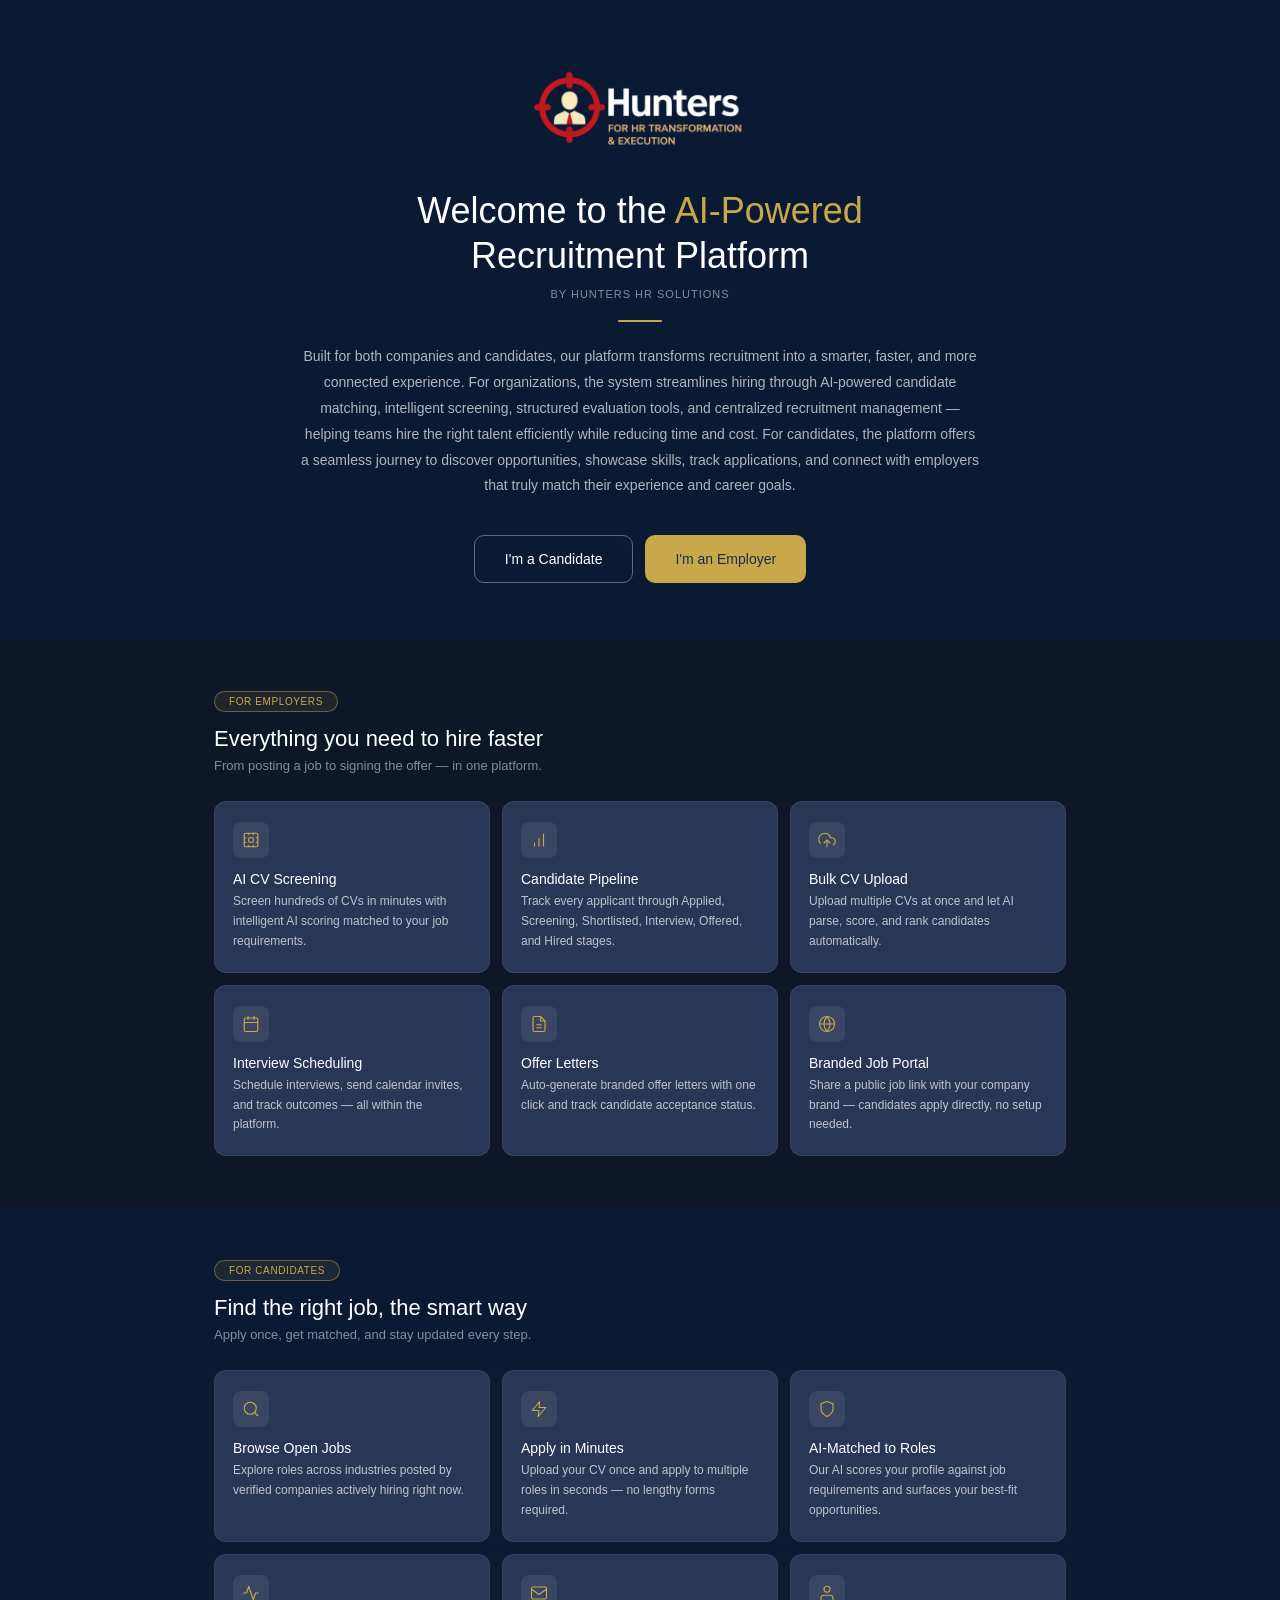
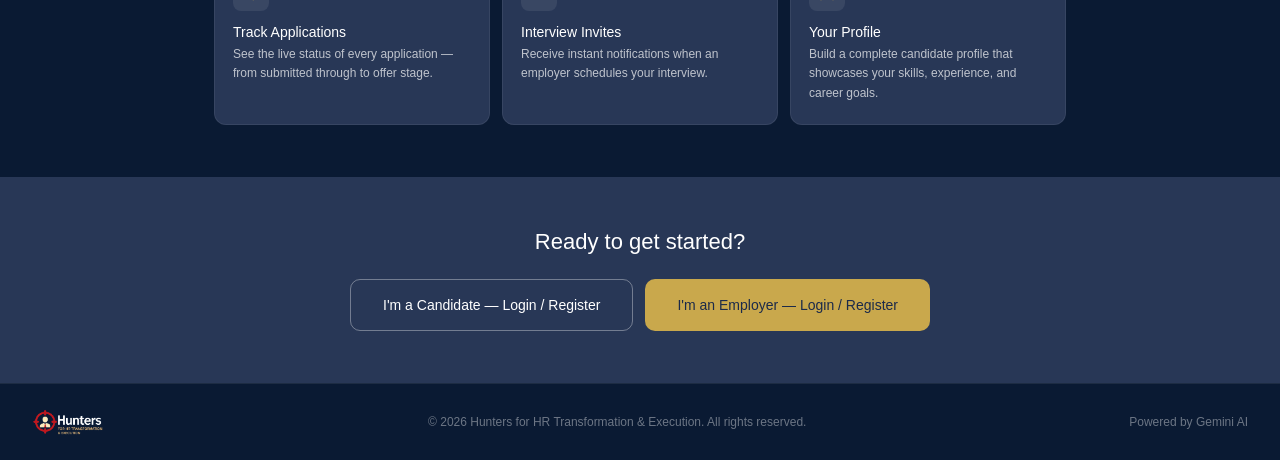
<file: frontend/landing.html>
<!DOCTYPE html>
<html lang="en">
<head>
  <meta charset="UTF-8">
  <meta name="viewport" content="width=device-width, initial-scale=1.0">
  <title>Hunters HR — AI-Powered Recruitment Platform</title>
  <style>
    *{margin:0;padding:0;box-sizing:border-box;}
    body{font-family:'Segoe UI',Arial,sans-serif;background:#0A1A33;color:#fff;}

    /* ── Layout wrapper ── */
    .page-wrap{max-width:900px;margin:0 auto;padding:0 24px;}

    /* ── Hero ── */
    .hero{padding:60px 24px 0;text-align:center;}
    .hero-logo{height:96px;width:auto;margin-bottom:28px;}
    .hero-title{font-size:36px;font-weight:500;color:#fff;line-height:1.25;margin-bottom:10px;}
    .hero-title span{color:#C9A84C;}
    .hero-by{font-size:11px;color:rgba(255,255,255,0.5);letter-spacing:0.09em;font-weight:500;margin-bottom:20px;}
    .hero-rule{width:44px;height:2px;background:#C9A84C;border-radius:2px;margin:0 auto 22px;}
    .hero-intro{font-size:14px;color:rgba(255,255,255,0.68);line-height:1.85;max-width:680px;margin:0 auto 36px;}

    /* ── Quick action bar ── */
    .action-bar{display:flex;gap:12px;justify-content:center;padding-bottom:56px;}
    .btn-cand{height:48px;padding:0 30px;border-radius:10px;border:1px solid rgba(255,255,255,0.35);background:transparent;color:#fff;font-family:inherit;font-size:14px;font-weight:500;cursor:pointer;transition:border-color .15s,background .15s;}
    .btn-cand:hover{border-color:rgba(255,255,255,0.6);background:rgba(255,255,255,0.05);}
    .btn-empl{height:48px;padding:0 30px;border-radius:10px;border:none;background:#C9A84C;color:#1B2A4A;font-family:inherit;font-size:14px;font-weight:500;cursor:pointer;transition:background .15s;}
    .btn-empl:hover{background:#d4b45a;}

    /* ── Feature sections ── */
    .section{padding:52px 24px;}
    .section-pill{display:inline-block;font-size:10px;font-weight:500;color:#C9A84C;background:rgba(201,168,76,0.1);border:0.5px solid rgba(201,168,76,0.45);border-radius:20px;padding:4px 14px;letter-spacing:0.06em;margin-bottom:14px;}
    .section-title{font-size:22px;font-weight:500;color:#fff;margin-bottom:6px;}
    .section-sub{font-size:13px;color:rgba(255,255,255,0.5);margin-bottom:28px;}

    /* ── Feature grid ── */
    .feat-grid{display:grid;grid-template-columns:repeat(3,1fr);gap:12px;}
    .feat-card{background:#283756;border:0.5px solid rgba(255,255,255,0.07);border-radius:12px;padding:20px 18px;}
    .feat-icon{width:36px;height:36px;border-radius:8px;background:rgba(255,255,255,0.08);display:flex;align-items:center;justify-content:center;margin-bottom:13px;}
    .feat-icon svg{width:18px;height:18px;}
    .feat-title{font-size:14px;font-weight:500;color:#fff;margin-bottom:5px;}
    .feat-body{font-size:12px;color:rgba(255,255,255,0.7);line-height:1.65;}

    /* ── CTA band ── */
    .cta-band{background:#283756;padding:52px 24px;text-align:center;}
    .cta-title{font-size:22px;font-weight:500;color:#fff;margin-bottom:24px;}
    .cta-btns{display:flex;gap:12px;justify-content:center;flex-wrap:wrap;}
    .btn-cand-lg{height:52px;padding:0 32px;border-radius:10px;border:1px solid rgba(255,255,255,0.35);background:transparent;color:#fff;font-family:inherit;font-size:14px;font-weight:500;cursor:pointer;transition:border-color .15s,background .15s;}
    .btn-cand-lg:hover{border-color:rgba(255,255,255,0.6);background:rgba(255,255,255,0.05);}
    .btn-empl-lg{height:52px;padding:0 32px;border-radius:10px;border:none;background:#C9A84C;color:#1B2A4A;font-family:inherit;font-size:14px;font-weight:500;cursor:pointer;transition:background .15s;}
    .btn-empl-lg:hover{background:#d4b45a;}

    /* ── Footer ── */
    .footer{background:#0A1A33;border-top:0.5px solid rgba(255,255,255,0.08);padding:22px 32px;display:flex;align-items:center;justify-content:space-between;flex-wrap:wrap;gap:12px;}
    .footer-logo{height:32px;width:auto;}
    .footer-copy,.footer-powered{font-size:12px;color:rgba(255,255,255,0.4);}

    /* ── Modal styles (preserved) ── */
    #employer-modal{display:none;position:fixed;top:0;left:0;right:0;bottom:0;background:rgba(0,0,0,0.6);z-index:9999;align-items:center;justify-content:center;padding:20px;}
    .employer-modal-card{background:#fff;border-radius:20px;padding:36px 32px;width:400px;max-width:calc(100vw - 40px);box-shadow:0 24px 64px rgba(0,0,0,0.3);animation:slideUp 0.22s ease;}
    @keyframes slideUp{from{opacity:0;transform:translateY(16px);}to{opacity:1;transform:none;}}
    .lnd-input{width:100%;padding:10px 12px;border:0.5px solid #E5E7EB;border-radius:8px;font-size:13px;color:#1B2A4A;outline:none;margin-bottom:12px;font-family:inherit;}
    .lnd-input:focus{border-color:#1B2A4A;}
    .lnd-btn{width:100%;border:none;border-radius:8px;padding:11px;font-size:13px;font-weight:500;cursor:pointer;font-family:inherit;}
    .lnd-lbl{font-size:11px;font-weight:500;color:#555;display:block;margin-bottom:5px;}

    /* ── Mobile ── */
    @media(max-width:560px){
      .hero-title{font-size:24px;}
      .feat-grid{grid-template-columns:1fr;}
      .action-bar{flex-direction:column;align-items:stretch;padding-left:0;padding-right:0;}
      .btn-cand,.btn-empl{width:100%;}
      .cta-btns{flex-direction:column;align-items:stretch;}
      .btn-cand-lg,.btn-empl-lg{width:100%;}
      .footer{flex-direction:column;text-align:center;}
    }
  </style>
</head>
<body>

<!-- ── Hero ── -->
<div class="hero">
  <div class="page-wrap">
    <img src="hunters-logo-transparent.png" alt="Hunters HR" class="hero-logo"
      onerror="this.outerHTML='<div style=color:#C9A84C;font-size:26px;font-weight:700;letter-spacing:0.04em;margin-bottom:28px;>HUNTERS</div>'">

    <h1 class="hero-title">
      Welcome to the <span>AI-Powered</span><br>Recruitment Platform
    </h1>
    <p class="hero-by">BY HUNTERS HR SOLUTIONS</p>
    <div class="hero-rule"></div>
    <p class="hero-intro">
      Built for both companies and candidates, our platform transforms recruitment into a smarter, faster, and more connected experience. For organizations, the system streamlines hiring through AI-powered candidate matching, intelligent screening, structured evaluation tools, and centralized recruitment management — helping teams hire the right talent efficiently while reducing time and cost. For candidates, the platform offers a seamless journey to discover opportunities, showcase skills, track applications, and connect with employers that truly match their experience and career goals.
    </p>

    <!-- Quick action bar -->
    <div class="action-bar">
      <button class="btn-cand" onclick="showCandidateLogin()">I'm a Candidate</button>
      <button class="btn-empl" onclick="showEmployerLogin()">I'm an Employer</button>
    </div>
  </div>
</div>

<!-- ── FOR EMPLOYERS ── -->
<section class="section" style="background:#0D1728;">
  <div class="page-wrap">
    <div class="section-pill">FOR EMPLOYERS</div>
    <h2 class="section-title">Everything you need to hire faster</h2>
    <p class="section-sub">From posting a job to signing the offer — in one platform.</p>
    <div class="feat-grid">

      <div class="feat-card">
        <div class="feat-icon">
          <svg viewBox="0 0 24 24" fill="none" stroke="#C9A84C" stroke-width="1.5" stroke-linecap="round" stroke-linejoin="round">
            <rect x="9" y="9" width="6" height="6" rx="1"/><rect x="3" y="3" width="18" height="18" rx="2"/>
            <path d="M9 3v2M15 3v2M9 19v2M15 19v2M3 9h2M3 15h2M19 9h2M19 15h2"/>
          </svg>
        </div>
        <div class="feat-title">AI CV Screening</div>
        <div class="feat-body">Screen hundreds of CVs in minutes with intelligent AI scoring matched to your job requirements.</div>
      </div>

      <div class="feat-card">
        <div class="feat-icon">
          <svg viewBox="0 0 24 24" fill="none" stroke="#C9A84C" stroke-width="1.5" stroke-linecap="round" stroke-linejoin="round">
            <line x1="12" y1="20" x2="12" y2="10"/><line x1="18" y1="20" x2="18" y2="4"/><line x1="6" y1="20" x2="6" y2="16"/>
          </svg>
        </div>
        <div class="feat-title">Candidate Pipeline</div>
        <div class="feat-body">Track every applicant through Applied, Screening, Shortlisted, Interview, Offered, and Hired stages.</div>
      </div>

      <div class="feat-card">
        <div class="feat-icon">
          <svg viewBox="0 0 24 24" fill="none" stroke="#C9A84C" stroke-width="1.5" stroke-linecap="round" stroke-linejoin="round">
            <polyline points="16 16 12 12 8 16"/><line x1="12" y1="12" x2="12" y2="21"/>
            <path d="M20.39 18.39A5 5 0 0 0 18 9h-1.26A8 8 0 1 0 3 16.3"/>
          </svg>
        </div>
        <div class="feat-title">Bulk CV Upload</div>
        <div class="feat-body">Upload multiple CVs at once and let AI parse, score, and rank candidates automatically.</div>
      </div>

      <div class="feat-card">
        <div class="feat-icon">
          <svg viewBox="0 0 24 24" fill="none" stroke="#C9A84C" stroke-width="1.5" stroke-linecap="round" stroke-linejoin="round">
            <rect x="3" y="4" width="18" height="18" rx="2" ry="2"/>
            <line x1="16" y1="2" x2="16" y2="6"/><line x1="8" y1="2" x2="8" y2="6"/><line x1="3" y1="10" x2="21" y2="10"/>
          </svg>
        </div>
        <div class="feat-title">Interview Scheduling</div>
        <div class="feat-body">Schedule interviews, send calendar invites, and track outcomes — all within the platform.</div>
      </div>

      <div class="feat-card">
        <div class="feat-icon">
          <svg viewBox="0 0 24 24" fill="none" stroke="#C9A84C" stroke-width="1.5" stroke-linecap="round" stroke-linejoin="round">
            <path d="M14 2H6a2 2 0 0 0-2 2v16a2 2 0 0 0 2 2h12a2 2 0 0 0 2-2V8z"/>
            <polyline points="14 2 14 8 20 8"/>
            <line x1="9" y1="13" x2="15" y2="13"/><line x1="9" y1="17" x2="15" y2="17"/>
          </svg>
        </div>
        <div class="feat-title">Offer Letters</div>
        <div class="feat-body">Auto-generate branded offer letters with one click and track candidate acceptance status.</div>
      </div>

      <div class="feat-card">
        <div class="feat-icon">
          <svg viewBox="0 0 24 24" fill="none" stroke="#C9A84C" stroke-width="1.5" stroke-linecap="round" stroke-linejoin="round">
            <circle cx="12" cy="12" r="10"/><line x1="2" y1="12" x2="22" y2="12"/>
            <path d="M12 2a15.3 15.3 0 0 1 4 10 15.3 15.3 0 0 1-4 10 15.3 15.3 0 0 1-4-10 15.3 15.3 0 0 1 4-10z"/>
          </svg>
        </div>
        <div class="feat-title">Branded Job Portal</div>
        <div class="feat-body">Share a public job link with your company brand — candidates apply directly, no setup needed.</div>
      </div>

    </div>
  </div>
</section>

<!-- ── FOR CANDIDATES ── -->
<section class="section">
  <div class="page-wrap">
    <div class="section-pill">FOR CANDIDATES</div>
    <h2 class="section-title">Find the right job, the smart way</h2>
    <p class="section-sub">Apply once, get matched, and stay updated every step.</p>
    <div class="feat-grid">

      <div class="feat-card">
        <div class="feat-icon">
          <svg viewBox="0 0 24 24" fill="none" stroke="#C9A84C" stroke-width="1.5" stroke-linecap="round" stroke-linejoin="round">
            <circle cx="11" cy="11" r="8"/><line x1="21" y1="21" x2="16.65" y2="16.65"/>
          </svg>
        </div>
        <div class="feat-title">Browse Open Jobs</div>
        <div class="feat-body">Explore roles across industries posted by verified companies actively hiring right now.</div>
      </div>

      <div class="feat-card">
        <div class="feat-icon">
          <svg viewBox="0 0 24 24" fill="none" stroke="#C9A84C" stroke-width="1.5" stroke-linecap="round" stroke-linejoin="round">
            <polygon points="13 2 3 14 12 14 11 22 21 10 12 10 13 2"/>
          </svg>
        </div>
        <div class="feat-title">Apply in Minutes</div>
        <div class="feat-body">Upload your CV once and apply to multiple roles in seconds — no lengthy forms required.</div>
      </div>

      <div class="feat-card">
        <div class="feat-icon">
          <svg viewBox="0 0 24 24" fill="none" stroke="#C9A84C" stroke-width="1.5" stroke-linecap="round" stroke-linejoin="round">
            <path d="M12 22s8-4 8-10V5l-8-3-8 3v7c0 6 8 10 8 10z"/>
          </svg>
        </div>
        <div class="feat-title">AI-Matched to Roles</div>
        <div class="feat-body">Our AI scores your profile against job requirements and surfaces your best-fit opportunities.</div>
      </div>

      <div class="feat-card">
        <div class="feat-icon">
          <svg viewBox="0 0 24 24" fill="none" stroke="#C9A84C" stroke-width="1.5" stroke-linecap="round" stroke-linejoin="round">
            <polyline points="22 12 18 12 15 21 9 3 6 12 2 12"/>
          </svg>
        </div>
        <div class="feat-title">Track Applications</div>
        <div class="feat-body">See the live status of every application — from submitted through to offer stage.</div>
      </div>

      <div class="feat-card">
        <div class="feat-icon">
          <svg viewBox="0 0 24 24" fill="none" stroke="#C9A84C" stroke-width="1.5" stroke-linecap="round" stroke-linejoin="round">
            <rect x="2" y="4" width="20" height="16" rx="2"/><path d="m2 7 10 7 10-7"/>
          </svg>
        </div>
        <div class="feat-title">Interview Invites</div>
        <div class="feat-body">Receive instant notifications when an employer schedules your interview.</div>
      </div>

      <div class="feat-card">
        <div class="feat-icon">
          <svg viewBox="0 0 24 24" fill="none" stroke="#C9A84C" stroke-width="1.5" stroke-linecap="round" stroke-linejoin="round">
            <path d="M20 21v-2a4 4 0 0 0-4-4H8a4 4 0 0 0-4 4v2"/><circle cx="12" cy="7" r="4"/>
          </svg>
        </div>
        <div class="feat-title">Your Profile</div>
        <div class="feat-body">Build a complete candidate profile that showcases your skills, experience, and career goals.</div>
      </div>

    </div>
  </div>
</section>

<!-- ── CTA Band ── -->
<div class="cta-band">
  <div class="page-wrap">
    <p class="cta-title">Ready to get started?</p>
    <div class="cta-btns">
      <button class="btn-cand-lg" onclick="showCandidateLogin()">I'm a Candidate — Login / Register</button>
      <button class="btn-empl-lg" onclick="showEmployerLogin()">I'm an Employer — Login / Register</button>
    </div>
  </div>
</div>

<!-- ── Footer ── -->
<div class="footer">
  <img src="hunters-logo-transparent.png" alt="Hunters" class="footer-logo"
    onerror="this.outerHTML='<span style=color:rgba(255,255,255,0.5);font-size:13px;font-weight:500;>HUNTERS</span>'">
  <div class="footer-copy">&copy; 2026 Hunters for HR Transformation &amp; Execution. All rights reserved.</div>
  <div class="footer-powered">Powered by Gemini AI</div>
</div>

<!-- ════════════════════════════════════════
     MODALS — DO NOT TOUCH
     ════════════════════════════════════════ -->

<!-- Candidate Login/Register Modal -->
<div id="candidate-modal" onclick="if(event.target===this)hideCandidateLogin()" style="display:none;position:fixed;top:0;left:0;right:0;bottom:0;background:rgba(0,0,0,0.6);z-index:9999;align-items:center;justify-content:center;padding:20px;">
  <div style="background:#fff;border-radius:20px;padding:36px 32px;width:400px;max-width:calc(100vw - 40px);box-shadow:0 24px 64px rgba(0,0,0,0.3);animation:slideUp 0.22s ease;">
    <div style="display:flex;align-items:center;justify-content:space-between;margin-bottom:20px;">
      <div>
        <div style="font-size:18px;font-weight:500;color:#1B2A4A;">Candidate Access</div>
        <div style="font-size:12px;color:#9CA3AF;margin-top:2px;">Login or create your profile</div>
      </div>
      <button onclick="hideCandidateLogin()" style="background:none;border:none;font-size:24px;color:#9CA3AF;cursor:pointer;line-height:1;">&times;</button>
    </div>
    <div style="display:flex;border:0.5px solid #E5E7EB;border-radius:8px;overflow:hidden;margin-bottom:20px;">
      <button id="cand-login-tab" onclick="switchCandidateTab('login')"
        style="flex:1;padding:8px;font-size:12px;font-weight:500;border:none;background:#1B2A4A;color:#fff;cursor:pointer;">Login</button>
      <button id="cand-register-tab" onclick="switchCandidateTab('register')"
        style="flex:1;padding:8px;font-size:12px;font-weight:500;border:none;background:#fff;color:#6B7280;cursor:pointer;">Register</button>
    </div>
    <!-- Login form -->
    <div id="cand-login-form">
      <label class="lnd-lbl">Email</label>
      <input type="email" id="cand-email" class="lnd-input" placeholder="your@email.com" onkeydown="if(event.key==='Enter')handleCandidateLogin()">
      <label class="lnd-lbl">Password</label>
      <input type="password" id="cand-password" class="lnd-input" placeholder="••••••••" onkeydown="if(event.key==='Enter')handleCandidateLogin()">
      <div style="text-align:right;margin-top:6px;margin-bottom:10px;">
        <a href="/reset-password.html" style="font-size:0.80rem;color:#C9A84C;text-decoration:none;font-weight:600;">Forgot password?</a>
      </div>
      <div id="cand-error" style="display:none;background:#FCEBEB;border:0.5px solid #F5B8B8;border-radius:8px;padding:10px 14px;font-size:12px;color:#A32D2D;margin-bottom:12px;"></div>
      <button class="lnd-btn" onclick="handleCandidateLogin()" id="cand-login-btn"
        style="background:#1B2A4A;color:#fff;margin-bottom:10px;">Login to Portal</button>
    </div>
    <!-- Register form -->
    <div id="cand-register-form" style="display:none;">
      <label class="lnd-lbl">Full Name</label>
      <input type="text" id="cand-reg-name" class="lnd-input" placeholder="Your full name">
      <label class="lnd-lbl">Email</label>
      <input type="email" id="cand-reg-email" class="lnd-input" placeholder="your@email.com">
      <label class="lnd-lbl">Password</label>
      <input type="password" id="cand-reg-password" class="lnd-input" placeholder="Create a password">
      <div id="cand-reg-error" style="display:none;background:#FCEBEB;border:0.5px solid #F5B8B8;border-radius:8px;padding:10px 14px;font-size:12px;color:#A32D2D;margin-bottom:12px;"></div>
      <button class="lnd-btn" onclick="handleCandidateRegister()" id="cand-reg-btn"
        style="background:#1B2A4A;color:#fff;">Create Account &amp; Enter Portal</button>
    </div>
  </div>
</div>

<!-- Employer Login Modal -->
<div id="employer-modal" onclick="if(event.target===this)hideEmployerLogin()">
  <div class="employer-modal-card">
    <div style="display:flex;align-items:center;justify-content:space-between;margin-bottom:24px;">
      <div>
        <img src="hunters-logo-white.jpeg" alt="Hunters" style="height:36px;width:auto;margin-bottom:8px;"
          onerror="this.outerHTML='<div style=font-size:14px;font-weight:700;color:#1B2A4A;margin-bottom:8px;>HUNTERS</div>'">
        <div style="font-size:18px;font-weight:500;color:#1B2A4A;">Employer &amp; Admin Login</div>
        <div style="font-size:12px;color:#9CA3AF;margin-top:2px;">This login is for companies and administrators only</div>
      </div>
      <button onclick="hideEmployerLogin()" style="background:none;border:none;font-size:24px;color:#9CA3AF;cursor:pointer;line-height:1;">&times;</button>
    </div>

    <div id="employer-login-form">
      <label style="font-size:11px;font-weight:500;color:#555;display:block;margin-bottom:5px;">Email Address</label>
      <input type="email" id="landing-email" class="lnd-input" placeholder="you@company.com" onkeydown="if(event.key==='Enter')handleLandingLogin()">

      <label style="font-size:11px;font-weight:500;color:#555;display:block;margin-bottom:5px;">Password</label>
      <input type="password" id="landing-password" class="lnd-input" placeholder="••••••••" onkeydown="if(event.key==='Enter')handleLandingLogin()">

      <div style="text-align:right;margin-top:6px;margin-bottom:10px;">
        <a href="/reset-password.html" style="font-size:0.80rem;color:#C9A84C;text-decoration:none;font-weight:600;">Forgot password?</a>
      </div>

      <div id="landing-error" style="display:none;background:#FCEBEB;border:0.5px solid #F5B8B8;border-radius:8px;padding:10px 14px;font-size:12px;color:#A32D2D;margin-bottom:12px;"></div>

      <button class="lnd-btn" onclick="handleLandingLogin()" id="landing-login-btn"
        style="background:#1B2A4A;color:#fff;margin-bottom:10px;">Login to Dashboard</button>

      <a href="register-company.html"
        style="display:block;width:100%;background:#fff;border:0.5px solid #E5E7EB;border-radius:8px;padding:11px;font-size:12px;color:#6B7280;cursor:pointer;text-align:center;text-decoration:none;">
        Register Your Company
      </a>
      <div style="margin-top:16px;padding-top:16px;border-top:0.5px solid #F3F4F6;text-align:center;">
        <span style="font-size:12px;color:#9CA3AF;">Are you a candidate? </span>
        <a href="candidates-portal.html" style="font-size:12px;color:#1B2A4A;font-weight:500;text-decoration:none;">Enter Candidate Portal →</a>
      </div>
    </div>
  </div>
</div>

<script>
/* ── Candidate modal ── */
function showCandidateLogin(){document.getElementById('candidate-modal').style.display='flex';}
function hideCandidateLogin(){document.getElementById('candidate-modal').style.display='none';}
function switchCandidateTab(tab){
  var isLogin=tab==='login';
  document.getElementById('cand-login-form').style.display=isLogin?'block':'none';
  document.getElementById('cand-register-form').style.display=isLogin?'none':'block';
  document.getElementById('cand-login-tab').style.background=isLogin?'#1B2A4A':'#fff';
  document.getElementById('cand-login-tab').style.color=isLogin?'#fff':'#6B7280';
  document.getElementById('cand-register-tab').style.background=isLogin?'#fff':'#1B2A4A';
  document.getElementById('cand-register-tab').style.color=isLogin?'#6B7280':'#fff';
}
async function handleCandidateLogin(){
  var email=(document.getElementById('cand-email').value||'').trim();
  var password=document.getElementById('cand-password').value||'';
  var errDiv=document.getElementById('cand-error');
  var btn=document.getElementById('cand-login-btn');
  errDiv.style.display='none';
  if(!email||!password){errDiv.textContent='Please enter email and password.';errDiv.style.display='block';return;}
  btn.textContent='Signing in…';btn.disabled=true;
  try{
    var fd=new URLSearchParams();fd.append('username',email);fd.append('password',password);
    var res=await fetch('/auth/login',{method:'POST',headers:{'Content-Type':'application/x-www-form-urlencoded'},body:fd});
    var data=await res.json();
    btn.textContent='Login to Portal';btn.disabled=false;
    if(!res.ok){errDiv.textContent=data.detail||'Invalid email or password.';errDiv.style.display='block';return;}
    var userType=(data.user_type||'').toLowerCase();
    if(userType!=='candidate'){
      errDiv.textContent='This login is for candidates only. Use the Employer button instead.';
      errDiv.style.display='block';return;
    }
    localStorage.setItem('token',data.access_token);
    localStorage.setItem('user_type','candidate');
    localStorage.setItem('username',data.username||email);
    window.location.href='candidates-portal.html';
  }catch(e){btn.textContent='Login to Portal';btn.disabled=false;errDiv.textContent='Connection error. Please try again.';errDiv.style.display='block';}
}
async function handleCandidateRegister(){
  var name=(document.getElementById('cand-reg-name').value||'').trim();
  var email=(document.getElementById('cand-reg-email').value||'').trim();
  var password=document.getElementById('cand-reg-password').value||'';
  var errDiv=document.getElementById('cand-reg-error');
  var btn=document.getElementById('cand-reg-btn');
  errDiv.style.display='none';
  if(!name||!email||!password){errDiv.textContent='Please fill all fields.';errDiv.style.display='block';return;}
  btn.textContent='Creating account…';btn.disabled=true;
  try{
    var res=await fetch('/auth/register',{method:'POST',headers:{'Content-Type':'application/json'},body:JSON.stringify({full_name:name,email:email,password:password})});
    var data=await res.json();
    if(!res.ok){btn.textContent='Create Account & Enter Portal';btn.disabled=false;errDiv.textContent=data.detail||'Registration failed.';errDiv.style.display='block';return;}
    /* Auto-login after register */
    var fd=new URLSearchParams();fd.append('username',email);fd.append('password',password);
    var loginRes=await fetch('/auth/login',{method:'POST',headers:{'Content-Type':'application/x-www-form-urlencoded'},body:fd});
    var loginData=await loginRes.json();
    btn.textContent='Create Account & Enter Portal';btn.disabled=false;
    if(loginRes.ok){
      localStorage.setItem('token',loginData.access_token);
      localStorage.setItem('user_type','candidate');
      localStorage.setItem('username',name);
      window.location.href='candidates-portal.html';
    }else{
      errDiv.textContent='Registered! Please use the Login tab.';errDiv.style.display='block';
      switchCandidateTab('login');
    }
  }catch(e){btn.textContent='Create Account & Enter Portal';btn.disabled=false;errDiv.textContent='Connection error. Please try again.';errDiv.style.display='block';}
}

/* ── Employer modal ── */
function showEmployerLogin(){document.getElementById('employer-modal').style.display='flex';}
function hideEmployerLogin(){document.getElementById('employer-modal').style.display='none';}

async function handleLandingLogin(){
  var email=(document.getElementById('landing-email').value||'').trim();
  var password=document.getElementById('landing-password').value||'';
  var errDiv=document.getElementById('landing-error');
  var btn=document.getElementById('landing-login-btn');
  errDiv.style.display='none';
  if(!email||!password){errDiv.textContent='Please enter your email and password.';errDiv.style.display='block';return;}
  btn.textContent='Signing in…';btn.disabled=true;
  /* Auth uses form-data (OAuth2PasswordRequestForm) */
  var fd=new URLSearchParams();fd.append('username',email);fd.append('password',password);
  try{
    var res=await fetch('/auth/login',{method:'POST',headers:{'Content-Type':'application/x-www-form-urlencoded'},body:fd});
    var data=await res.json();
    btn.textContent='Login to Dashboard';btn.disabled=false;
    if(!res.ok){
      errDiv.textContent=data.detail||'Invalid email or password.';
      errDiv.style.display='block';return;
    }
    localStorage.setItem('token',data.access_token);
    var userType=(data.user_type||'').toLowerCase().trim();
    localStorage.setItem('user_type',userType);
    localStorage.setItem('username',data.username||email);
    localStorage.setItem('company_id',data.company_id||'');
    /* Candidate tried the employer modal — clear token and redirect them nicely */
    if(userType==='candidate'){
      localStorage.removeItem('token');
      localStorage.removeItem('user_type');
      localStorage.removeItem('username');
      localStorage.removeItem('company_id');
      errDiv.style.background='#E6F1FB';
      errDiv.style.color='#185FA5';
      errDiv.style.borderColor='#B5D4F4';
      errDiv.innerHTML='👋 You\'re registered as a candidate. <a href="candidates-portal.html" style="color:#1B2A4A;font-weight:500;">Click here to enter the Candidate Portal →</a>';
      errDiv.style.display='block';
      btn.textContent='Login to Dashboard';btn.disabled=false;
      return;
    }
    /* Strict routing by user_type */
    if(userType==='admin'||userType==='superadmin'||userType==='super_admin'){
      window.location.href='index.html';
    }else if(userType==='company'||userType==='employer'){
      window.location.href='company-dashboard.html';
    }else if(userType==='candidate'){
      window.location.href='candidates-portal.html';
    }else{
      console.warn('Unknown user_type:',data.user_type,'— redirecting to portal');
      window.location.href='candidates-portal.html';
    }
  }catch(e){
    btn.textContent='Login to Dashboard';btn.disabled=false;
    errDiv.textContent='Connection error. Please try again.';errDiv.style.display='block';
  }
}
</script>
</body>
</html>
</file>
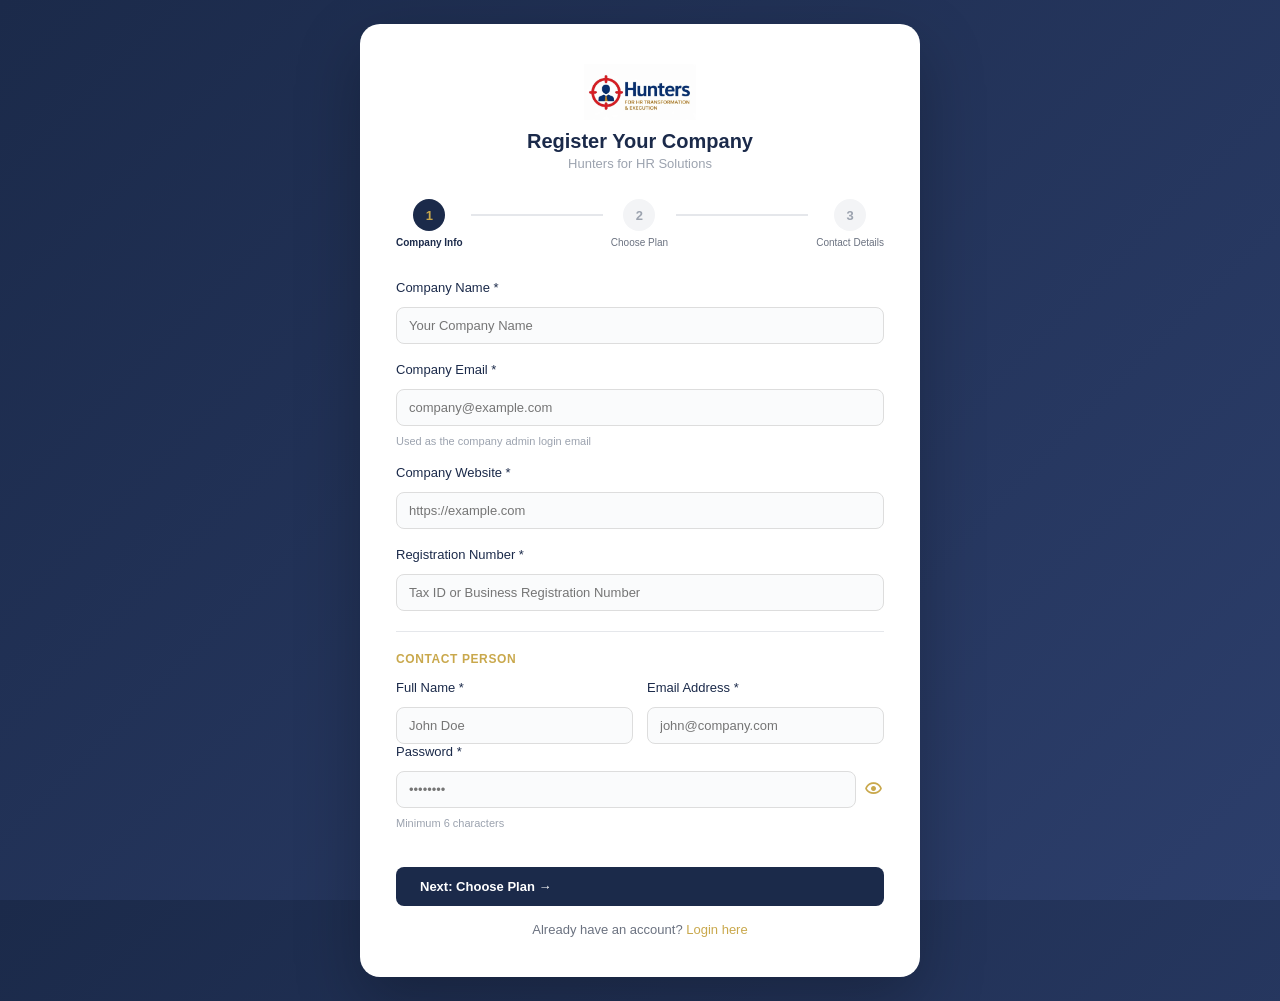
<file: frontend/register-company.html>
<!DOCTYPE html>
<html lang="en">
<head>
    <meta charset="UTF-8">
    <meta name="viewport" content="width=device-width, initial-scale=1.0">
    <title>Register Your Company - Hunters for HR Solutions</title>
    <link href="https://unpkg.com/boxicons@2.1.4/css/boxicons.min.css" rel="stylesheet">
    <link rel="stylesheet" href="style.css">
    <style>
        body { margin:0; font-family:'Segoe UI',Arial,sans-serif; background:linear-gradient(135deg,#1B2A4A 0%,#2C3E6B 100%); min-height:100vh; display:flex; align-items:flex-start; justify-content:center; padding:24px; box-sizing:border-box; }
        .reg-card { background:#fff; border-radius:20px; padding:40px 36px; width:100%; max-width:560px; box-shadow:0 24px 64px rgba(0,0,0,0.25); }
        .reg-card.wide { max-width:880px; }
        /* Step indicator */
        .steps { display:flex; align-items:center; justify-content:center; gap:0; margin-bottom:32px; }
        .step-dot { display:flex; flex-direction:column; align-items:center; gap:6px; }
        .step-dot-circle { width:32px; height:32px; border-radius:50%; display:flex; align-items:center; justify-content:center; font-size:13px; font-weight:700; transition:all 0.2s; }
        .step-dot.active .step-dot-circle { background:#1B2A4A; color:#C9A84C; }
        .step-dot.done .step-dot-circle { background:#0F6E56; color:#fff; }
        .step-dot.pending .step-dot-circle { background:#F3F4F6; color:#9CA3AF; }
        .step-dot-label { font-size:10px; font-weight:500; color:#6B7280; white-space:nowrap; }
        .step-dot.active .step-dot-label { color:#1B2A4A; font-weight:600; }
        .step-line { width:48px; height:2px; background:#E5E7EB; margin-bottom:18px; flex-shrink:0; }
        .step-line.done { background:#0F6E56; }
        /* Form */
        .form-group { margin-bottom:18px; }
        .form-group label { display:block; margin-bottom:7px; color:#1B2A4A; font-weight:500; font-size:13px; }
        .form-group input, .form-group select, .form-group textarea { width:100%; padding:11px 14px; border:1px solid #E5E7EB; border-radius:8px; font-family:inherit; font-size:13px; color:#1B2A4A; background:#fff; transition:border 0.15s; box-sizing:border-box; }
        .form-group input:focus, .form-group select:focus, .form-group textarea:focus { outline:none; border-color:#1B2A4A; }
        .form-row { display:grid; grid-template-columns:1fr 1fr; gap:14px; }
        .form-row .form-group { margin-bottom:0; }
        .form-note { font-size:11px; color:#9CA3AF; margin-top:4px; }
        .btn-primary { background:#1B2A4A; color:#fff; border:none; padding:12px 24px; border-radius:8px; font-size:13px; font-weight:600; cursor:pointer; width:100%; transition:opacity 0.15s; }
        .btn-primary:hover { opacity:0.88; }
        .btn-primary:disabled { opacity:0.6; cursor:not-allowed; }
        .btn-secondary { background:#F4F5FA; color:#1B2A4A; border:1px solid #E5E7EB; padding:12px 24px; border-radius:8px; font-size:13px; font-weight:500; cursor:pointer; transition:opacity 0.15s; }
        .btn-secondary:hover { opacity:0.85; }
        .alert { padding:12px 16px; border-radius:8px; margin-bottom:16px; font-size:13px; display:none; }
        .alert.show { display:block; }
        .alert-error { background:#FCEBEB; color:#A32D2D; border:1px solid #F5B8B8; }
        .alert-success { background:#E1F5EE; color:#0F6E56; border:1px solid #9FE1CB; }
        .alert-info { background:#E6F1FB; color:#185FA5; border:1px solid #B5D4F4; }
        /* Plan cards */
        .plans-grid { display:grid; grid-template-columns:repeat(3,1fr); gap:14px; margin-bottom:24px; }
        @media(max-width:600px){ .plans-grid { grid-template-columns:1fr; } }
        .plan-card { border:2px solid #E5E7EB; border-radius:14px; padding:20px; cursor:pointer; transition:all 0.2s; position:relative; background:#fff; }
        .plan-card:hover { border-color:#1B2A4A; box-shadow:0 4px 16px rgba(0,0,0,0.08); }
        .plan-card.selected { border-color:#1B2A4A; background:#F5F7FF; box-shadow:0 4px 20px rgba(27,42,74,0.12); }
        .plan-card.popular { border-color:#C9A84C; }
        .plan-card.popular.selected { border-color:#C9A84C; background:#FEF9EC; }
        .plan-popular-badge { position:absolute; top:-10px; left:50%; transform:translateX(-50%); background:#C9A84C; color:#fff; font-size:10px; font-weight:700; padding:3px 12px; border-radius:20px; white-space:nowrap; letter-spacing:0.5px; }
        .plan-name { font-size:16px; font-weight:700; color:#1B2A4A; margin-bottom:2px; }
        .plan-price { font-size:24px; font-weight:800; color:#1B2A4A; margin:8px 0 4px; }
        .plan-price span { font-size:13px; font-weight:400; color:#6B7280; }
        .plan-annual-price { font-size:11px; color:#6B7280; margin-bottom:12px; min-height:16px; }
        .plan-features { list-style:none; padding:0; margin:12px 0 0; }
        .plan-features li { font-size:12px; color:#374151; padding:3px 0; display:flex; align-items:center; gap:6px; }
        .plan-features li::before { content:'✓'; color:#6B7280; font-weight:700; flex-shrink:0; }
        .plan-features li.unlimited { color:#1B2A4A; font-weight:600; }
        /* Annual toggle */
        .annual-toggle-bar { display:flex; align-items:center; justify-content:center; gap:10px; margin-bottom:24px; padding:12px 16px; background:#F8F9FF; border-radius:10px; border:1px solid #E5E7EB; }
        .toggle-switch { position:relative; width:40px; height:22px; flex-shrink:0; }
        .toggle-switch input { opacity:0; width:0; height:0; }
        .toggle-slider { position:absolute; cursor:pointer; inset:0; background:#E5E7EB; border-radius:11px; transition:0.2s; }
        .toggle-slider:before { content:''; position:absolute; height:16px; width:16px; left:3px; bottom:3px; background:#fff; border-radius:50%; transition:0.2s; }
        .toggle-switch input:checked + .toggle-slider { background:#1B2A4A; }
        .toggle-switch input:checked + .toggle-slider:before { transform:translateX(18px); }
        /* Contact radio */
        .radio-group { display:flex; gap:10px; flex-wrap:wrap; margin-top:8px; }
        .radio-option { display:flex; align-items:center; gap:6px; padding:8px 14px; border:1px solid #E5E7EB; border-radius:8px; cursor:pointer; font-size:13px; color:#374151; transition:all 0.15s; }
        .radio-option input { accent-color:#1B2A4A; }
        .radio-option:has(input:checked) { border-color:#1B2A4A; background:#F5F7FF; font-weight:500; color:#1B2A4A; }
        .info-box { padding:14px 16px; border-radius:10px; font-size:12px; line-height:1.6; }
        .info-box.free { background:#E1F5EE; color:#0F6E56; border:1px solid #9FE1CB; }
        .info-box.paid { background:#E6F1FB; color:#185FA5; border:1px solid #B5D4F4; }
    </style>
</head>
<body>
    <div id="reg-wrap" class="reg-card">
        <!-- Logo -->
        <div style="text-align:center;margin-bottom:28px;">
            <img src="hunters-logo-white.jpeg" alt="Hunters HR" style="height:56px;width:auto;object-fit:contain;display:block;margin:0 auto 10px;">
            <div style="font-size:20px;font-weight:700;color:#1B2A4A;">Register Your Company</div>
            <div style="font-size:13px;color:#9CA3AF;margin-top:3px;">Hunters for HR Solutions</div>
        </div>

        <!-- Step indicator -->
        <div class="steps">
            <div class="step-dot active" id="sdot-1">
                <div class="step-dot-circle">1</div>
                <div class="step-dot-label">Company Info</div>
            </div>
            <div class="step-line" id="sline-1"></div>
            <div class="step-dot pending" id="sdot-2">
                <div class="step-dot-circle">2</div>
                <div class="step-dot-label">Choose Plan</div>
            </div>
            <div class="step-line" id="sline-2"></div>
            <div class="step-dot pending" id="sdot-3">
                <div class="step-dot-circle">3</div>
                <div class="step-dot-label">Contact Details</div>
            </div>
        </div>

        <div id="reg-alert" class="alert"></div>

        <!-- ── GIFT CODE STEP ── -->
        <div id="step-gift" style="display:none;">
            <div style="margin-bottom:24px;">
                <div style="font-size:17px;font-weight:700;color:#1B2A4A;margin-bottom:6px;">Invitation Registration</div>
                <div style="font-size:13px;color:#6B7280;">Enter your gift code to begin registration.</div>
            </div>
            <div class="form-group">
                <label>Gift Code</label>
                <input type="text" id="f-gift-code" placeholder="Enter gift code" autocomplete="off" autocorrect="off" spellcheck="false" style="text-transform:uppercase;letter-spacing:0.05em;">
                <div id="gift-code-error" style="display:none;font-size:12px;color:#A32D2D;margin-top:6px;"></div>
            </div>
            <button type="button" class="btn-primary" id="gift-continue-btn" onclick="validateGiftCode()">Continue</button>
            <div style="text-align:center;margin-top:16px;font-size:13px;color:#6B7280;">Don't have a code? Contact hr@hunters-egypt.com</div>
            <div style="text-align:center;margin-top:10px;font-size:13px;color:#6B7280;"><a onclick="goStep(1)" style="color:#C9A84C;text-decoration:none;cursor:pointer;">← Back to registration</a></div>
        </div>

        <!-- ── STEP 1: Company Info ── -->
        <div id="step-1">
            <form id="reg-form-1" onsubmit="goStep2(event)">
                <div class="form-group">
                    <label>Company Name *</label>
                    <input type="text" id="f-company-name" placeholder="Your Company Name" required>
                </div>
                <div class="form-group">
                    <label>Company Email *</label>
                    <input type="email" id="f-company-email" placeholder="company@example.com" required>
                    <div class="form-note">Used as the company admin login email</div>
                </div>
                <div class="form-group">
                    <label>Company Website *</label>
                    <input type="url" id="f-company-website" placeholder="https://example.com" required>
                </div>
                <div class="form-group">
                    <label>Registration Number *</label>
                    <input type="text" id="f-company-reg" placeholder="Tax ID or Business Registration Number" required>
                </div>
                <hr style="border:none;border-top:1px solid #E5E7EB;margin:20px 0;">
                <div style="font-size:12px;font-weight:600;color:#C9A84C;text-transform:uppercase;letter-spacing:0.6px;margin-bottom:14px;">Contact Person</div>
                <div class="form-row">
                    <div class="form-group">
                        <label>Full Name *</label>
                        <input type="text" id="f-contact-name" placeholder="John Doe" required>
                    </div>
                    <div class="form-group">
                        <label>Email Address *</label>
                        <input type="email" id="f-contact-email" placeholder="john@company.com" required>
                    </div>
                </div>
                <div class="form-group">
                    <label>Password *</label>
                    <div style="display:flex;gap:8px;align-items:center;">
                        <input type="password" id="f-password" placeholder="••••••••" required style="flex:1;">
                        <button type="button" onclick="togglePwd()" style="background:none;border:none;cursor:pointer;color:#C9A84C;font-size:20px;padding:0;"><i class='bx bx-show' id='pwd-icon'></i></button>
                    </div>
                    <div class="form-note">Minimum 6 characters</div>
                </div>
                <button type="submit" class="btn-primary" id="step1-next-btn" style="margin-top:20px;">Next: Choose Plan →</button>
                <div style="text-align:center;margin-top:16px;font-size:13px;color:#6B7280;">Already have an account? <a href="index.html" style="color:#C9A84C;text-decoration:none;font-weight:500;">Login here</a></div>
            </form>
        </div>

        <!-- ── STEP 2: Plan Selection ── -->
        <div id="step-2" style="display:none;">
            <div class="annual-toggle-bar">
                <span style="font-size:13px;color:#374151;font-weight:500;">Monthly</span>
                <label class="toggle-switch">
                    <input type="checkbox" id="annual-toggle" onchange="renderPlans()">
                    <span class="toggle-slider"></span>
                </label>
                <span style="font-size:13px;color:#374151;font-weight:500;">Annual</span>
                <span style="background:#E5E7EB;color:#374151;font-size:10px;font-weight:700;padding:3px 9px;border-radius:20px;margin-left:4px;">Save 2 months</span>
            </div>
            <div class="plans-grid" id="plans-grid"></div>
            <div style="font-size:11px;color:#9CA3AF;text-align:center;margin-bottom:6px;">Job-link applications are unlimited on all plans. Invitation limits apply only to HR-initiated talent pool invites.</div>
            <div style="font-size:11px;color:#9CA3AF;text-align:center;margin-bottom:8px;">+500 EGP per extra job slot / month available as an add-on.</div>
            <div style="border-top:1px solid #E5E7EB;padding-top:16px;margin-top:4px;margin-bottom:18px;text-align:center;"><a onclick="showGiftStep()" style="color:#1B2A4A;font-size:0.9rem;cursor:pointer;text-decoration:none;" onmouseover="this.style.textDecoration='underline'" onmouseout="this.style.textDecoration='none'">Received an invitation? Register here</a></div>
            <div style="display:flex;gap:10px;">
                <button type="button" class="btn-secondary" style="flex:1;" onclick="goStep(1)">← Back</button>
                <button type="button" class="btn-primary" style="flex:2;" onclick="goStep3()">Next: Contact Details →</button>
            </div>
        </div>

        <!-- ── STEP 3: Contact Details ── -->
        <div id="step-3" style="display:none;">
            <div class="form-group">
                <label>Phone Number *</label>
                <input type="tel" id="f-phone" placeholder="e.g. 01012345678" required>
                <div class="form-note">We'll use this to contact you about your plan activation</div>
            </div>
            <div class="form-group">
                <label>Contact Email</label>
                <input type="email" id="f-contact-email2" placeholder="contact@company.com">
                <div class="form-note">Pre-filled from Step 1 — edit if different</div>
            </div>
            <div class="form-group">
                <label>Preferred Contact Method</label>
                <div class="radio-group">
                    <label class="radio-option"><input type="radio" name="contact-method" value="whatsapp" checked> 📱 WhatsApp</label>
                    <label class="radio-option"><input type="radio" name="contact-method" value="call"> 📞 Phone Call</label>
                    <label class="radio-option"><input type="radio" name="contact-method" value="email"> ✉️ Email</label>
                </div>
            </div>
            <div class="form-group">
                <label>Billing Preference</label>
                <div class="radio-group">
                    <label class="radio-option"><input type="radio" name="billing-pref" id="billing-monthly" value="monthly" checked> Monthly</label>
                    <label class="radio-option"><input type="radio" name="billing-pref" id="billing-annual" value="annual"> Annual <span style="font-size:10px;color:#0F6E56;font-weight:600;margin-left:2px;">Save 2 months</span></label>
                </div>
            </div>
            <div id="step3-info-box" class="info-box free" style="margin-bottom:18px;"></div>
            <div style="display:flex;gap:10px;">
                <button type="button" class="btn-secondary" style="flex:1;" onclick="goStepBack3()">← Back</button>
                <button type="button" class="btn-primary" style="flex:2;" id="submit-btn" onclick="submitRegistration()">Complete Registration</button>
            </div>
            <div style="text-align:center;margin-top:16px;font-size:13px;color:#6B7280;">Already have an account? <a href="index.html" style="color:#C9A84C;text-decoration:none;font-weight:500;">Login here</a></div>
        </div>
    </div>

    <script>
        const API_URL = window.location.origin;

        let isGiftRegistration = false;
        let validatedGiftCode = '';

        const PLANS = [
            { id:'starter',    name:'Starter',    monthly:3000,  jobs:3,  bulk:90,  invites:30,  users:2, popular:false },
            { id:'growth',     name:'Growth',     monthly:6000,  jobs:8,  bulk:140, invites:50,  users:2, popular:true  },
            { id:'enterprise', name:'Enterprise', monthly:10000, jobs:12, bulk:240, invites:100, users:3, popular:false },
        ];

        let selectedPlan = 'starter';

        function renderPlans() {
            const annual = document.getElementById('annual-toggle').checked;
            const grid = document.getElementById('plans-grid');
            grid.innerHTML = PLANS.map(p => {
                const annualPrice = p.monthly > 0 ? p.monthly * 10 : 0;
                const priceLabel = p.monthly === 0
                    ? '<span style="font-size:16px;">0</span> <span>EGP</span>'
                    : annual
                        ? `<span style="font-size:24px;font-weight:800;font-family:Georgia,'Times New Roman',serif;">${annualPrice.toLocaleString()}</span><span> EGP/yr</span>`
                        : `<span style="font-size:24px;font-weight:800;font-family:Georgia,'Times New Roman',serif;">${p.monthly.toLocaleString()}</span><span> EGP/mo</span>`;
                const annualNote = p.monthly > 0 && annual
                    ? `<div class="plan-annual-price" style="color:#6B7280;">2 months free vs monthly</div>`
                    : p.monthly > 0 && !annual
                        ? `<div class="plan-annual-price">or ${(p.monthly * 10).toLocaleString()} EGP/yr (save 2 mo)</div>`
                        : `<div class="plan-annual-price"></div>`;
                const sel = selectedPlan === p.id;
                return `<div class="plan-card${p.popular ? ' popular' : ''}${sel ? ' selected' : ''}" onclick="selectPlan('${p.id}')">
                    ${p.popular ? '<div class="plan-popular-badge">Most Popular</div>' : ''}
                    <div class="plan-name">${p.name}</div>
                    <div class="plan-price">${priceLabel}</div>
                    ${annualNote}
                    <ul class="plan-features">
                        <li>${p.jobs} active job${p.jobs > 1 ? 's' : ''}</li>
                        <li>${p.bulk} bulk screenings / month</li>
                        <li>${p.invites} invitations / month</li>
                        <li>${p.users} user account${p.users > 1 ? 's' : ''}</li>
                        <li>150 CVs per job</li>
                        <li>Unlimited job-link applications</li>
                        <li>All features included</li>
                    </ul>
                </div>`;
            }).join('');
        }

        function selectPlan(id) {
            selectedPlan = id;
            renderPlans();
        }

        function goStep2(event) {
            if (event) event.preventDefault();
            const pwd = document.getElementById('f-password').value;
            if (pwd.length < 6) { showAlert('Password must be at least 6 characters', 'error'); return; }
            // Pre-fill email in step 3
            document.getElementById('f-contact-email2').value = document.getElementById('f-contact-email').value;
            if (isGiftRegistration) {
                updateInfoBoxGift();
                goStep(3);
            } else {
                goStep(2);
            }
        }

        function goStepBack3() {
            goStep(isGiftRegistration ? 1 : 2);
        }

        function showGiftStep() {
            clearAlert();
            [1, 2, 3].forEach(i => document.getElementById('step-' + i).style.display = 'none');
            document.getElementById('step-gift').style.display = 'block';
            document.getElementById('reg-wrap').className = 'reg-card';
            document.getElementById('gift-code-error').style.display = 'none';
            document.getElementById('f-gift-code').value = '';
        }

        async function validateGiftCode() {
            const codeEl = document.getElementById('f-gift-code');
            const errorEl = document.getElementById('gift-code-error');
            const btn = document.getElementById('gift-continue-btn');
            const code = (codeEl.value || '').trim();
            if (!code) {
                errorEl.textContent = 'Please enter your gift code.';
                errorEl.style.display = 'block';
                return;
            }
            errorEl.style.display = 'none';
            btn.disabled = true;
            btn.textContent = 'Validating…';
            try {
                const res = await fetch(`${API_URL}/auth/validate-gift-code`, {
                    method: 'POST',
                    headers: { 'Content-Type': 'application/json' },
                    body: JSON.stringify({ code })
                });
                const data = await res.json();
                if (data.valid) {
                    isGiftRegistration = true;
                    validatedGiftCode = code;
                    document.getElementById('step-gift').style.display = 'none';
                    const nextBtn = document.getElementById('step1-next-btn');
                    if (nextBtn) nextBtn.textContent = 'Next: Contact Details →';
                    goStep(1);
                } else {
                    errorEl.textContent = data.message || 'Invalid gift code. Please contact hr@hunters-egypt.com to request access.';
                    errorEl.style.display = 'block';
                }
            } catch (_) {
                errorEl.textContent = 'Error validating code. Please try again.';
                errorEl.style.display = 'block';
            } finally {
                btn.disabled = false;
                btn.textContent = 'Continue';
            }
        }

        function updateInfoBoxGift() {
            const box = document.getElementById('step3-info-box');
            if (!box) return;
            box.className = 'info-box free';
            box.innerHTML = '<strong>Starter plan included with your invitation.</strong> Our team will review your details and reach out within 24 hours to activate your account.';
        }

        function goStep3() {
            // Sync billing pref from annual toggle
            const annual = document.getElementById('annual-toggle').checked;
            document.getElementById(annual ? 'billing-annual' : 'billing-monthly').checked = true;
            // Update info box
            updateInfoBox();
            goStep(3);
        }

        function updateInfoBox() {
            const box = document.getElementById('step3-info-box');
            if (!box) return;
            const p = PLANS.find(x => x.id === selectedPlan);
            box.className = 'info-box paid';
            box.innerHTML = `<strong>${p ? p.name : 'Your'} plan selected.</strong> Payment via InstaPay — our team will contact you within 24 hours to activate your plan.`;
        }

        function goStep(n) {
            clearAlert();
            [1, 2, 3].forEach(i => document.getElementById('step-' + i).style.display = 'none');
            document.getElementById('step-' + n).style.display = 'block';
            ['sdot-1','sdot-2','sdot-3'].forEach((id, idx) => {
                const el = document.getElementById(id);
                if (idx + 1 < n) el.className = 'step-dot done';
                else if (idx + 1 === n) el.className = 'step-dot active';
                else el.className = 'step-dot pending';
                if (idx + 1 < n) el.querySelector('.step-dot-circle').textContent = '✓';
                else el.querySelector('.step-dot-circle').textContent = idx + 1;
            });
            ['sline-1','sline-2'].forEach((id, idx) => {
                document.getElementById(id).className = 'step-line' + (idx + 1 < n ? ' done' : '');
            });
            if (n === 2 && !document.getElementById('plans-grid').innerHTML) renderPlans();
            document.getElementById('reg-wrap').className = 'reg-card' + (n === 2 ? ' wide' : '');
            window.scrollTo({ top: 0, behavior: 'smooth' });
        }

        function _parseApiError(detail) {
            if (!detail) return 'Please try again';
            if (typeof detail === 'string') return detail;
            if (Array.isArray(detail)) return detail.map(e => e.msg || JSON.stringify(e)).join('; ');
            return JSON.stringify(detail);
        }

        async function submitRegistration() {
            const phone = (document.getElementById('f-phone').value || '').trim();
            if (!phone) { showAlert('Phone number is required', 'error'); return; }
            const contactEmail = (document.getElementById('f-contact-email2').value || '').trim();

            // Validate contact email format before submitting
            const emailToCheck = contactEmail || (document.getElementById('f-contact-email').value || '').trim();
            if (emailToCheck && !/^[^\s@]+@[^\s@]+\.[^\s@]+$/.test(emailToCheck)) {
                showAlert('Contact email is not a valid email address. Please correct it before submitting.', 'error');
                return;
            }

            const contactMethod = document.querySelector('input[name="contact-method"]:checked')?.value || 'whatsapp';
            const billingPref = document.querySelector('input[name="billing-pref"]:checked')?.value || 'monthly';

            const btn = document.getElementById('submit-btn');
            btn.disabled = true;
            btn.textContent = 'Submitting…';

            try {
                const endpoint = isGiftRegistration ? '/auth/register-with-gift' : '/companies/register';
                const body = isGiftRegistration ? {
                    company_name:        document.getElementById('f-company-name').value,
                    company_email:       document.getElementById('f-company-email').value,
                    company_website:     document.getElementById('f-company-website').value,
                    registration_number: document.getElementById('f-company-reg').value,
                    contact_person:      document.getElementById('f-contact-name').value,
                    contact_email:       contactEmail || document.getElementById('f-contact-email').value,
                    password:            document.getElementById('f-password').value,
                    gift_code:           validatedGiftCode,
                    contact_phone:       phone,
                    preferred_contact:   contactMethod,
                } : {
                    company_name:        document.getElementById('f-company-name').value,
                    company_email:       document.getElementById('f-company-email').value,
                    company_website:     document.getElementById('f-company-website').value,
                    registration_number: document.getElementById('f-company-reg').value,
                    contact_person:      document.getElementById('f-contact-name').value,
                    contact_email:       contactEmail || document.getElementById('f-contact-email').value,
                    password:            document.getElementById('f-password').value,
                    selected_plan:       selectedPlan,
                    billing_preference:  billingPref,
                    contact_phone:       phone,
                    preferred_contact:   contactMethod,
                };

                const res = await fetch(`${API_URL}${endpoint}`, {
                    method: 'POST',
                    headers: { 'Content-Type': 'application/json' },
                    body: JSON.stringify(body)
                });
                const data = await res.json();
                if (res.ok) {
                    if (isGiftRegistration) {
                        showGiftSuccessMessage();
                    } else {
                        showAlert('✓ Registration submitted! Our team will contact you within 24 hours to activate your plan.', 'success');
                        setTimeout(() => { window.location.href = 'index.html'; }, 4000);
                    }
                } else {
                    showAlert('Registration failed: ' + _parseApiError(data.detail), 'error');
                    btn.disabled = false; btn.textContent = 'Complete Registration';
                }
            } catch (e) {
                showAlert('Error: ' + e.message, 'error');
                btn.disabled = false; btn.textContent = 'Complete Registration';
            }
        }

        function showGiftSuccessMessage() {
            const wrap = document.getElementById('reg-wrap');
            wrap.className = 'reg-card';
            wrap.innerHTML = `
                <div style="text-align:center;margin-bottom:20px;">
                    <img src="hunters-logo-white.jpeg" alt="Hunters HR" style="height:48px;width:auto;object-fit:contain;display:block;margin:0 auto 12px;">
                </div>
                <div style="text-align:center;">
                    <div style="font-size:19px;font-weight:700;color:#1B2A4A;margin-bottom:14px;">Registration Successful</div>
                    <div style="font-size:14px;color:#374151;line-height:1.7;margin-bottom:16px;">
                        Your account has been registered. Our team will review your details and reach out within 24 hours to activate your account.
                    </div>
                    <div style="font-size:13px;color:#6B7280;">
                        For urgent inquiries: <a href="mailto:hr@hunters-egypt.com" style="color:#C9A84C;text-decoration:none;">hr@hunters-egypt.com</a>
                    </div>
                </div>`;
        }

        function togglePwd() {
            const inp = document.getElementById('f-password');
            const ic = document.getElementById('pwd-icon');
            inp.type = inp.type === 'password' ? 'text' : 'password';
            ic.className = inp.type === 'password' ? 'bx bx-show' : 'bx bx-hide';
        }

        function showAlert(msg, type) {
            const el = document.getElementById('reg-alert');
            el.textContent = msg;
            el.className = `alert show alert-${type}`;
            if (type !== 'error') setTimeout(() => el.classList.remove('show'), 6000);
        }
        function clearAlert() {
            document.getElementById('reg-alert').className = 'alert';
        }
    </script>
</body>
</html>
</file>
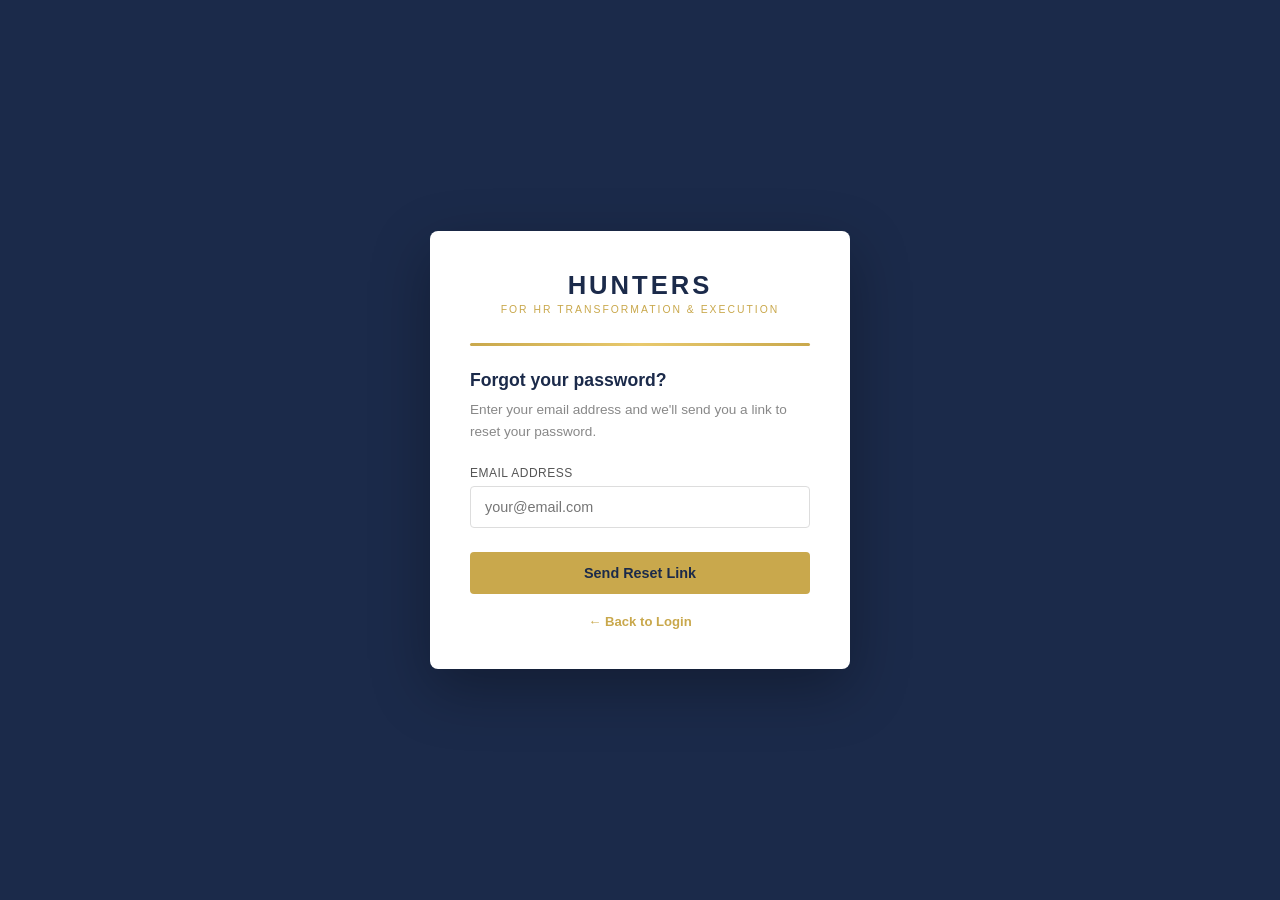
<file: frontend/reset-password.html>
<!DOCTYPE html>
<html lang="en">
<head>
<meta charset="UTF-8">
<meta name="viewport" content="width=device-width, initial-scale=1.0">
<title>Reset Password — Hunters HR</title>
<style>
* { margin:0; padding:0; box-sizing:border-box; }
body { font-family:'Segoe UI',Arial,sans-serif; background:#1B2A4A; min-height:100vh; display:flex; align-items:center; justify-content:center; }
.card { background:#fff; border-radius:8px; padding:40px; width:100%; max-width:420px; box-shadow:0 20px 60px rgba(0,0,0,0.3); }
.logo { text-align:center; margin-bottom:28px; }
.logo h1 { font-size:1.6rem; color:#1B2A4A; letter-spacing:3px; font-weight:700; }
.logo p { font-size:0.65rem; color:#C9A84C; letter-spacing:2px; text-transform:uppercase; margin-top:4px; }
h2 { font-size:1.1rem; color:#1B2A4A; margin-bottom:8px; }
p.sub { font-size:0.85rem; color:#888; margin-bottom:24px; line-height:1.6; }
.form-group { margin-bottom:16px; }
label { display:block; font-size:0.75rem; color:#555; margin-bottom:6px; text-transform:uppercase; letter-spacing:0.5px; }
input { width:100%; padding:12px 14px; border:1.5px solid #ddd; border-radius:4px; font-size:0.9rem; outline:none; transition:border-color 0.2s; }
input:focus { border-color:#1B2A4A; }
.btn { width:100%; background:#1B2A4A; color:#fff; border:none; padding:13px; border-radius:4px; font-size:0.9rem; font-weight:600; cursor:pointer; margin-top:8px; transition:background 0.2s; }
.btn:hover { background:#253d6e; }
.btn.gold { background:#C9A84C; color:#1B2A4A; }
.btn.gold:hover { background:#e8c96d; }
.msg { padding:12px 16px; border-radius:4px; font-size:0.85rem; margin-bottom:16px; display:none; }
.msg.success { background:#d4edda; color:#155724; border:1px solid #c3e6cb; }
.msg.error { background:#f8d7da; color:#721c24; border:1px solid #f5c6cb; }
.back { text-align:center; margin-top:20px; font-size:0.82rem; color:#888; }
.back a { color:#C9A84C; text-decoration:none; font-weight:600; }
.gold-line { height:3px; background:linear-gradient(90deg,#C9A84C,#e8c96d,#C9A84C); margin-bottom:24px; border-radius:2px; }
</style>
</head>
<body>
<div class="card">
  <div class="logo">
    <h1>HUNTERS</h1>
    <p>For HR Transformation &amp; Execution</p>
  </div>
  <div class="gold-line"></div>

  <!-- STEP 1: Request reset -->
  <div id="step-request">
    <h2>Forgot your password?</h2>
    <p class="sub">Enter your email address and we'll send you a link to reset your password.</p>
    <div class="msg" id="req-msg"></div>
    <div class="form-group">
      <label>Email Address</label>
      <input type="email" id="req-email" placeholder="your@email.com">
    </div>
    <button class="btn gold" onclick="requestReset()">Send Reset Link</button>
    <div class="back"><a href="/index.html">← Back to Login</a></div>
  </div>

  <!-- STEP 2: Set new password (shown when ?token= in URL) -->
  <div id="step-reset" style="display:none;">
    <h2>Set New Password</h2>
    <p class="sub">Choose a strong password for your account.</p>
    <div class="msg" id="reset-msg"></div>
    <div class="form-group">
      <label>New Password</label>
      <input type="password" id="new-pass" placeholder="Minimum 6 characters">
    </div>
    <div class="form-group">
      <label>Confirm Password</label>
      <input type="password" id="confirm-pass" placeholder="Repeat password">
    </div>
    <button class="btn gold" onclick="submitReset()">Update Password</button>
  </div>

  <!-- STEP 3: Success -->
  <div id="step-done" style="display:none;">
    <div style="text-align:center;padding:20px 0;">
      <div style="font-size:3rem;margin-bottom:16px;">&#x2705;</div>
      <h2 style="margin-bottom:8px;">Password Updated!</h2>
      <p class="sub">Your password has been changed successfully.</p>
      <a href="/index.html" class="btn gold" style="display:inline-block;margin-top:16px;text-decoration:none;padding:12px 32px;">Go to Login</a>
    </div>
  </div>
</div>

<script>
const token = new URLSearchParams(window.location.search).get('token');
if (token) {
  document.getElementById('step-request').style.display = 'none';
  document.getElementById('step-reset').style.display = 'block';
}

function showMsg(id, text, type) {
  const el = document.getElementById(id);
  el.className = `msg ${type}`;
  el.textContent = text;
  el.style.display = 'block';
}

async function requestReset() {
  const email = document.getElementById('req-email').value.trim();
  if (!email) { showMsg('req-msg', 'Please enter your email address.', 'error'); return; }
  const btn = document.querySelector('#step-request .btn');
  btn.textContent = 'Sending...'; btn.disabled = true;
  try {
    const res = await fetch('/auth/forgot-password', {
      method: 'POST',
      headers: {'Content-Type':'application/json'},
      body: JSON.stringify({email})
    });
    const data = await res.json();
    showMsg('req-msg', data.message || 'Reset link sent! Check your inbox.', 'success');
    btn.textContent = 'Sent ✓';
  } catch(e) {
    showMsg('req-msg', 'Something went wrong. Please try again.', 'error');
    btn.textContent = 'Send Reset Link'; btn.disabled = false;
  }
}

async function submitReset() {
  const pass = document.getElementById('new-pass').value;
  const confirm = document.getElementById('confirm-pass').value;
  if (pass.length < 6) { showMsg('reset-msg', 'Password must be at least 6 characters.', 'error'); return; }
  if (pass !== confirm) { showMsg('reset-msg', 'Passwords do not match.', 'error'); return; }
  const btn = document.querySelector('#step-reset .btn');
  btn.textContent = 'Updating...'; btn.disabled = true;
  try {
    const res = await fetch('/auth/reset-password', {
      method: 'POST',
      headers: {'Content-Type':'application/json'},
      body: JSON.stringify({token, password: pass})
    });
    const data = await res.json();
    if (res.ok) {
      document.getElementById('step-reset').style.display = 'none';
      document.getElementById('step-done').style.display = 'block';
    } else {
      showMsg('reset-msg', data.detail || 'Invalid or expired link.', 'error');
      btn.textContent = 'Update Password'; btn.disabled = false;
    }
  } catch(e) {
    showMsg('reset-msg', 'Something went wrong. Please try again.', 'error');
    btn.textContent = 'Update Password'; btn.disabled = false;
  }
}
</script>
</body>
</html>
</file>
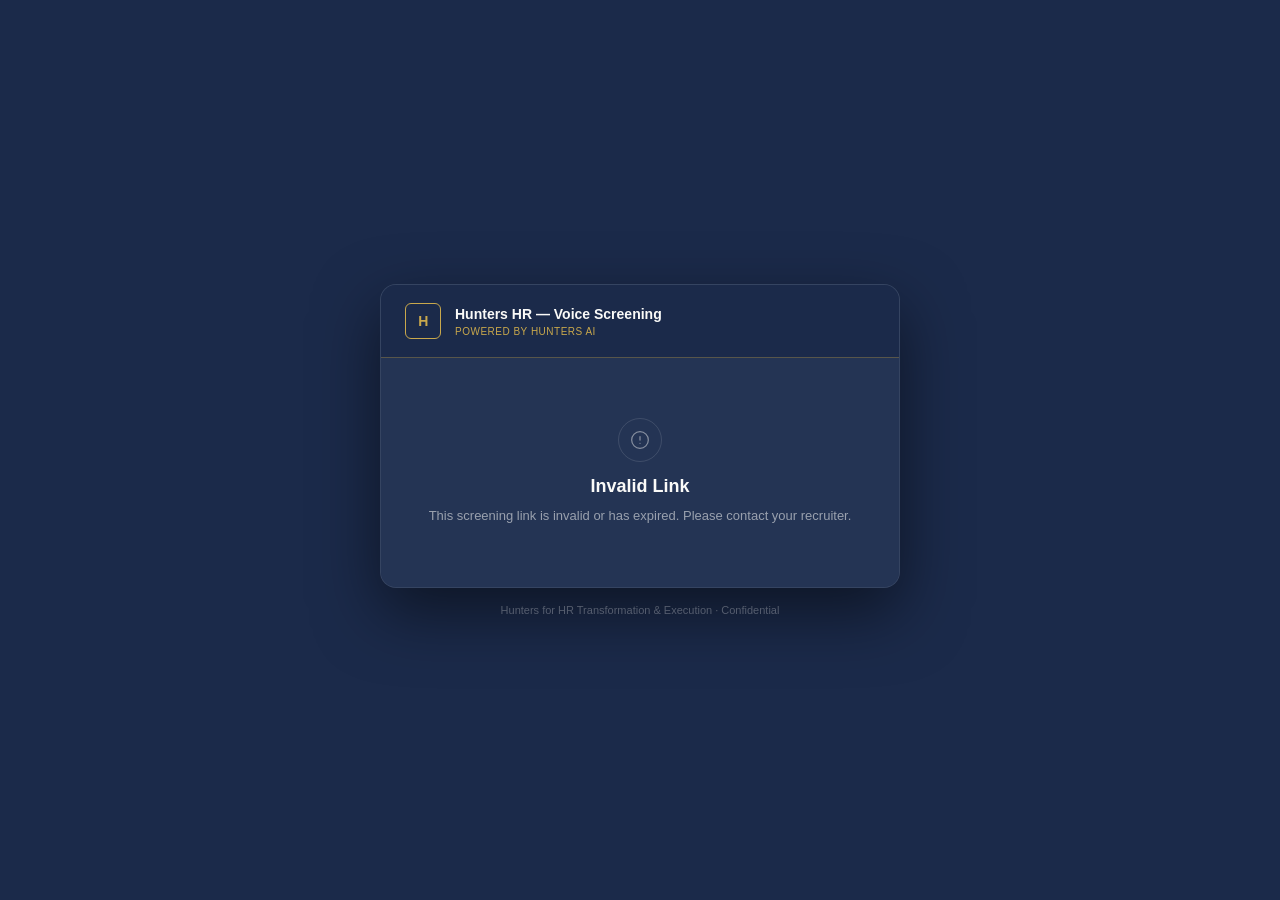
<file: frontend/screen.html>
<!DOCTYPE html>
<html lang="en">
<head>
<meta charset="UTF-8">
<meta name="viewport" content="width=device-width, initial-scale=1.0">
<title>Hunters HR — Screening</title>
<style>
  *{box-sizing:border-box;margin:0;padding:0;}
  body{font-family:'Segoe UI',Arial,sans-serif;background:#1B2A4A;min-height:100vh;display:flex;flex-direction:column;align-items:center;justify-content:center;padding:20px;color:#FAFAF8;}
  .card{background:#243454;border-radius:16px;width:100%;max-width:520px;overflow:hidden;box-shadow:0 24px 64px rgba(0,0,0,0.5);border:1px solid rgba(255,255,255,0.08);}
  .card-header{background:#1B2A4A;border-bottom:1px solid rgba(201,168,76,0.35);padding:18px 24px;display:flex;align-items:center;gap:14px;}
  .logo-mark{width:36px;height:36px;border:1.5px solid #C9A84C;border-radius:6px;display:flex;align-items:center;justify-content:center;color:#C9A84C;font-size:14px;font-weight:700;flex-shrink:0;letter-spacing:-.5px;}
  .header-text{flex:1;}
  .header-title{color:#FAFAF8;font-size:14px;font-weight:600;line-height:1.2;}
  .header-sub{color:#C9A84C;font-size:10px;margin-top:3px;letter-spacing:.5px;text-transform:uppercase;}
  .card-body{padding:28px 24px;background:#243454;}
  .progress-wrap{display:flex;gap:3px;margin-bottom:20px;}
  .progress-seg{height:3px;flex:1;background:rgba(255,255,255,0.15);}
  .progress-seg.done{background:#C9A84C;}
  .pulse-wrap{display:flex;flex-direction:column;align-items:center;gap:12px;margin:24px 0 20px;}
  .pulse-outer{position:relative;width:72px;height:72px;}
  .pulse-ring{position:absolute;inset:0;border-radius:50%;border:2px solid #C9A84C;opacity:.2;animation:pulse-ring 1.4s ease-in-out infinite;animation-play-state:paused;}
  .pulse-inner{position:absolute;inset:10px;border-radius:50%;background:#1B2A4A;border:1px solid rgba(255,255,255,0.1);display:flex;align-items:center;justify-content:center;color:#C9A84C;}
  @keyframes pulse-ring{0%,100%{transform:scale(1);opacity:.2;}50%{transform:scale(1.5);opacity:.06;}}
  @keyframes spin{to{transform:rotate(360deg);}}
  .status-label{font-size:12px;color:rgba(250,250,248,0.5);font-weight:500;letter-spacing:.3px;}
  .q-label{font-size:10px;font-weight:600;color:rgba(250,250,248,0.38);letter-spacing:1.5px;text-transform:uppercase;}
  .q-text{font-size:17px;font-weight:500;color:#FAFAF8;line-height:1.6;margin-bottom:20px;}
  .transcript-box{min-height:52px;background:rgba(255,255,255,0.05);border:1px solid rgba(255,255,255,0.12);border-radius:8px;padding:12px 14px;font-size:13px;color:rgba(250,250,248,0.88);margin-bottom:14px;line-height:1.55;}
  .btn-gold{padding:13px 28px;border:none;border-radius:8px;background:#C9A84C;color:#1B2A4A;font-size:14px;font-weight:700;cursor:pointer;width:100%;margin-top:8px;transition:opacity .15s;}
  .btn-gold:hover{opacity:.9;}
  .btn-ghost{padding:11px 20px;border:1px solid rgba(255,255,255,0.22);border-radius:8px;background:transparent;color:#FAFAF8;font-size:13px;font-weight:500;cursor:pointer;width:100%;margin-top:8px;transition:border-color .15s;}
  .btn-ghost:hover{border-color:rgba(255,255,255,0.45);}
  .btn-outline{padding:10px 18px;border:1px solid rgba(255,255,255,0.15);border-radius:8px;background:transparent;color:rgba(250,250,248,0.55);font-size:12px;cursor:pointer;margin-top:8px;width:100%;transition:color .15s,border-color .15s;}
  .btn-outline:hover{color:rgba(250,250,248,0.85);border-color:rgba(255,255,255,0.3);}
  .lang-toggle{display:flex;gap:6px;justify-content:flex-end;margin-bottom:14px;}
  .stt-toggle{display:flex;gap:6px;justify-content:center;margin-bottom:10px;}
  .stt-btn{padding:4px 12px;border:1.5px solid rgba(255,255,255,0.18);border-radius:4px;background:transparent;color:rgba(250,250,248,0.5);font-size:11px;font-weight:500;cursor:pointer;transition:all .15s;}
  .stt-btn.stt-active{border-color:#C9A84C;background:rgba(201,168,76,0.1);color:#C9A84C;}
  .warn-box{display:none;color:#F87171;font-size:12px;text-align:center;margin-top:6px;padding:8px 12px;background:rgba(248,113,113,0.08);border:1px solid rgba(248,113,113,0.2);border-radius:6px;}
  #state-error,#state-greeting,#state-progress,#state-done,#state-used{display:none;}
  .footer-note{text-align:center;font-size:11px;color:rgba(255,255,255,0.28);margin-top:16px;}
  .state-icon{width:44px;height:44px;margin:0 auto 14px;border:1px solid rgba(255,255,255,0.12);border-radius:50%;display:flex;align-items:center;justify-content:center;color:rgba(250,250,248,0.45);}
  .state-heading{font-size:18px;font-weight:600;color:#FAFAF8;margin-bottom:8px;}
  .state-sub{font-size:13px;color:rgba(250,250,248,0.55);line-height:1.65;}
  .success-badge{margin-top:20px;padding:12px 18px;background:rgba(22,163,74,0.1);border:1px solid rgba(22,163,74,0.25);border-radius:8px;font-size:12px;color:#4ADE80;font-weight:500;display:flex;align-items:center;justify-content:center;gap:8px;}
</style>
</head>
<body>

<div class="card">
  <div class="card-header">
    <div class="logo-mark">H</div>
    <div class="header-text">
      <div class="header-title">Hunters HR — Voice Screening</div>
      <div class="header-sub" id="header-sub">Powered by Hunters AI</div>
    </div>
  </div>

  <div class="card-body">

    <!-- STATE: loading -->
    <div id="state-loading" style="text-align:center;padding:40px 0;">
      <div style="width:28px;height:28px;border:2px solid rgba(255,255,255,0.1);border-top-color:#C9A84C;border-radius:50%;animation:spin 0.8s linear infinite;margin:0 auto 16px;"></div>
      <div style="font-size:13px;color:rgba(250,250,248,0.5);">Loading your screening session…</div>
    </div>

    <!-- STATE: invalid / error -->
    <div id="state-error">
      <div style="text-align:center;padding:32px 0;">
        <div class="state-icon">
          <svg width="20" height="20" viewBox="0 0 24 24" fill="none" stroke="currentColor" stroke-width="1.5" stroke-linecap="round"><circle cx="12" cy="12" r="10"/><line x1="12" y1="8" x2="12" y2="12"/><line x1="12" y1="16" x2="12.01" y2="16"/></svg>
        </div>
        <div class="state-heading">Invalid Link</div>
        <div class="state-sub" id="error-msg">This screening link is invalid or has expired. Please contact your recruiter.</div>
      </div>
    </div>

    <!-- STATE: already used -->
    <div id="state-used">
      <div style="text-align:center;padding:32px 0;">
        <div class="state-icon" style="border-color:rgba(201,168,76,0.3);color:#C9A84C;">
          <svg width="20" height="20" viewBox="0 0 24 24" fill="none" stroke="currentColor" stroke-width="1.5" stroke-linecap="round"><polyline points="20 6 9 17 4 12"/></svg>
        </div>
        <div class="state-heading">Already Completed</div>
        <div class="state-sub">This screening session has already been completed. Thank you!</div>
      </div>
    </div>

    <!-- STATE: greeting -->
    <div id="state-greeting">
      <div class="lang-toggle">
        <button id="lang-en-btn" class="stt-btn stt-active" onclick="setPageLang('en')">EN English</button>
        <button id="lang-ar-btn" class="stt-btn" onclick="setPageLang('ar')">AR عربي</button>
      </div>
      <div id="greet-heading" style="font-size:22px;font-weight:700;color:#FAFAF8;margin-bottom:6px;"></div>
      <div id="greet-text" style="font-size:13px;color:rgba(250,250,248,0.65);line-height:1.65;margin-bottom:24px;"></div>
      <button class="btn-gold" id="start-btn" onclick="startScreening()">Start Screening</button>
    </div>

    <!-- STATE: in progress -->
    <div id="state-progress">
      <div style="display:flex;justify-content:space-between;align-items:center;margin-bottom:10px;">
        <div class="q-label" id="q-label">QUESTION 1 OF 4</div>
        <div style="display:flex;gap:4px;">
          <button id="lang-en-btn2" class="stt-btn stt-active" style="padding:3px 10px;font-size:10px;" onclick="setPageLang('en')">EN</button>
          <button id="lang-ar-btn2" class="stt-btn" style="padding:3px 10px;font-size:10px;" onclick="setPageLang('ar')">AR</button>
        </div>
      </div>
      <div class="progress-wrap" id="progress-bar"></div>
      <div class="q-text" id="q-text" dir="ltr"></div>
      <div class="pulse-wrap">
        <div class="pulse-outer">
          <div class="pulse-ring" id="pulse-ring"></div>
          <div class="pulse-inner" id="pulse-icon">
            <svg width="22" height="22" viewBox="0 0 24 24" fill="none" stroke="currentColor" stroke-width="1.5" stroke-linecap="round" stroke-linejoin="round"><path d="M12 1a3 3 0 0 0-3 3v8a3 3 0 0 0 6 0V4a3 3 0 0 0-3-3z"/><path d="M19 10v2a7 7 0 0 1-14 0v-2"/><line x1="12" y1="19" x2="12" y2="23"/><line x1="8" y1="23" x2="16" y2="23"/></svg>
          </div>
        </div>
        <div class="status-label" id="status-label">Tap Record to answer</div>
      </div>
      <div id="stt-lang-toggle" class="stt-toggle" style="display:none;">
        <button id="stt-ar-btn" class="stt-btn" onclick="setSttLang('ar')">AR</button>
        <button id="stt-en-btn" class="stt-btn stt-active" onclick="setSttLang('en')">EN</button>
      </div>
      <div class="transcript-box" id="transcript-box" style="display:none;" dir="auto"></div>
      <button class="btn-gold" id="record-btn" onclick="startListening()" style="display:none;">Record Answer</button>
      <button class="btn-ghost" id="next-btn" onclick="nextQuestion()" style="display:none;">Next Question</button>
      <button class="btn-outline" id="skip-btn" onclick="skipQ4()" style="display:none;">Skip — I have no questions</button>
      <div id="salary-text-wrap" style="display:none;margin-top:10px;">
        <div style="font-size:12px;color:rgba(250,250,248,0.55);margin-bottom:6px;">Or type your expected salary:</div>
        <input type="text" id="salary-text-input"
          style="width:100%;padding:10px 12px;background:rgba(255,255,255,0.08);border:1px solid rgba(255,255,255,0.2);border-radius:8px;color:#FAFAF8;font-size:13px;outline:none;box-sizing:border-box;"
          placeholder="e.g. 15,000 EGP / Negotiable"
          onkeydown="if(event.key==='Enter')submitSalaryText()" />
        <button onclick="submitSalaryText()" class="btn-ghost" style="margin-top:6px;">Submit Salary</button>
      </div>
      <button class="btn-outline" id="repeat-btn" onclick="repeatQuestion()" style="display:none;">Re-record answer</button>
      <button class="btn-outline" id="prev-btn" onclick="prevQuestion()" style="display:none;">Previous question</button>
    </div>

    <!-- STATE: completed -->
    <div id="state-done" style="text-align:center;padding:32px 0;">
      <div class="state-icon" style="border-color:rgba(201,168,76,0.3);color:#C9A84C;">
        <svg width="20" height="20" viewBox="0 0 24 24" fill="none" stroke="currentColor" stroke-width="1.5" stroke-linecap="round"><polyline points="20 6 9 17 4 12"/></svg>
      </div>
      <div style="font-size:20px;font-weight:700;color:#FAFAF8;margin-bottom:8px;">Thank you, <span id="done-name" style="color:#C9A84C;"></span></div>
      <div style="font-size:13px;color:rgba(250,250,248,0.6);line-height:1.7;">
        Your screening is complete. Our team will review your responses and be in touch shortly.<br><br>
        You can now close this page.
      </div>
      <div class="success-badge">
        <svg width="14" height="14" viewBox="0 0 24 24" fill="none" stroke="currentColor" stroke-width="2" stroke-linecap="round"><polyline points="20 6 9 17 4 12"/></svg>
        Results saved successfully
      </div>
      <div style="margin-top:16px;font-size:11px;color:rgba(250,250,248,0.3);">hr@hunters-egypt.com</div>
    </div>

  </div><!-- /card-body -->
</div>

<div class="footer-note">Hunters for HR Transformation &amp; Execution · Confidential</div>

<script>
const API    = window.location.origin;
const params = new URLSearchParams(window.location.search);
const TOKEN  = params.get('token');

let _sid           = null;
let _questions     = [];
let _questionsAR   = [];
let _currentQ      = 0;
let _candName      = '';
let _jobTitle      = '';
let _jobType       = '';
let _interviewDate = '';
let _interviewTime = '';
let _companyName   = '';
let _currentTranscript = '';
let _sttLang       = 'en';
let _langSwitch    = false;
let _pageLang      = 'en';
let _nextClicked   = false;

// ── States ───────────────────────────────────────────────────────────────
function show(id) {
  ['state-loading','state-error','state-greeting','state-progress','state-done','state-used']
    .forEach(s => document.getElementById(s).style.display = s === id ? 'block' : 'none');
}

// ── Mic SVG ──────────────────────────────────────────────────────────────
const _MIC_SVG = `<svg width="22" height="22" viewBox="0 0 24 24" fill="none" stroke="currentColor" stroke-width="1.5" stroke-linecap="round" stroke-linejoin="round"><path d="M12 1a3 3 0 0 0-3 3v8a3 3 0 0 0 6 0V4a3 3 0 0 0-3-3z"/><path d="M19 10v2a7 7 0 0 1-14 0v-2"/><line x1="12" y1="19" x2="12" y2="23"/><line x1="8" y1="23" x2="16" y2="23"/></svg>`;
const _CLOCK_SVG = `<svg width="20" height="20" viewBox="0 0 24 24" fill="none" stroke="currentColor" stroke-width="1.5" stroke-linecap="round"><circle cx="12" cy="12" r="10"/><polyline points="12 6 12 12 16 14"/></svg>`;

// ── Arabic questions (4 only) ─────────────────────────────────────────────
function _buildArabicQuestions(jobTitle) {
  return [
    `من فضلك صف خبرتك ذات الصلة بوظيفة ${jobTitle}.`,
    'متى يمكنك البدء في العمل؟',
    'ما هو راتبك الشهري المتوقع؟',
    'هل لديك أي أسئلة لنا؟',
  ];
}

// ── Greeting translations ────────────────────────────────────────────────
const _GREET = {
  en: {
    hello : 'Hello',
    body  : (job) => `You have been invited to complete a screening for the <strong style="color:#C9A84C;">${job}</strong> position.<br><br>This takes approximately <strong>3–4 minutes</strong>. Read each question carefully, then press <strong>Record Answer</strong> to speak your response.<br><br>Ensure your microphone is enabled before starting.`,
    start : 'Start Screening',
    dir   : 'ltr',
  },
  ar: {
    hello : 'مرحباً',
    body  : (job) => `تمت دعوتك لإتمام مقابلة فحص لمنصب <strong style="color:#C9A84C;">${job}</strong>.<br><br>ستستغرق حوالي <strong>٣–٤ دقائق</strong>. اقرأ كل سؤال بعناية، ثم اضغط على <strong>تسجيل الإجابة</strong> للتحدث بإجابتك.<br><br>تأكد من تمكين الميكروفون قبل البدء.`,
    start : 'ابدأ المقابلة',
    dir   : 'rtl',
  },
};

function _renderGreeting() {
  if (!_candName) return;
  const t = _GREET[_pageLang];
  const h = document.getElementById('greet-heading');
  h.innerHTML = `${t.hello}, <span style="color:#C9A84C;">${_candName}</span>`;
  h.dir = t.dir;
  const b = document.getElementById('greet-text');
  b.innerHTML = t.body(_jobTitle);
  b.dir = t.dir;
  document.getElementById('start-btn').textContent = t.start;
}

// ── Page language ────────────────────────────────────────────────────────
function setPageLang(lang) {
  _pageLang = lang;
  _sttLang  = lang;

  document.getElementById('lang-en-btn').classList.toggle('stt-active', lang === 'en');
  document.getElementById('lang-ar-btn').classList.toggle('stt-active', lang === 'ar');
  document.getElementById('lang-en-btn2').classList.toggle('stt-active', lang === 'en');
  document.getElementById('lang-ar-btn2').classList.toggle('stt-active', lang === 'ar');
  document.getElementById('stt-en-btn').classList.toggle('stt-active', lang === 'en');
  document.getElementById('stt-ar-btn').classList.toggle('stt-active', lang === 'ar');

  const skipBtn = document.getElementById('skip-btn');
  if (skipBtn) skipBtn.textContent = _currentQ === 3
    ? (lang === 'ar' ? 'تخطى — ليس لدي أسئلة' : 'Skip — I have no questions')
    : (lang === 'ar' ? 'تخطى هذا السؤال' : 'Skip this question');

  _renderGreeting();

  if (document.getElementById('state-progress').style.display !== 'none' && _questions.length) {
    const qArr = lang === 'ar' ? _questionsAR : _questions;
    const qEl  = document.getElementById('q-text');
    qEl.textContent = qArr[_currentQ];
    qEl.dir = lang === 'ar' ? 'rtl' : 'ltr';
    document.getElementById('q-label').textContent = lang === 'ar'
      ? `السؤال ${_currentQ + 1} من ${_questions.length}`
      : `QUESTION ${_currentQ + 1} OF ${_questions.length}`;
    const sl = document.getElementById('status-label').textContent;
    if (sl.includes('Tap Record') || sl.includes('اضغط')) {
      document.getElementById('status-label').textContent =
        lang === 'ar' ? 'اضغط تسجيل للإجابة' : 'Tap Record to answer';
    }
  }

  if (_recognition) { _langSwitch = true; _recognition.stop(); }
}

// ── Init ─────────────────────────────────────────────────────────────────
window.addEventListener('DOMContentLoaded', async () => {
  if (!TOKEN) { show('state-error'); return; }
  try {
    const res  = await fetch(API + '/api/voice-screening/session/' + TOKEN);
    const data = await res.json();
    if (!res.ok || data.error) {
      if (data.error && data.error.toLowerCase().includes('already')) {
        show('state-used');
      } else {
        document.getElementById('error-msg').textContent = data.error || data.detail || 'Invalid link.';
        show('state-error');
      }
      return;
    }
    _sid           = data.screening_id;
    _questions     = data.questions;
    _candName      = data.candidate_name  || 'Candidate';
    _jobTitle      = data.job_title       || 'the role';
    _jobType       = data.job_type        || 'Full-time';
    _interviewDate = data.interview_date  || '';
    _interviewTime = data.interview_time  || '';
    _companyName   = data.company_name    || '';
    _questionsAR   = _buildArabicQuestions(_jobTitle);

    const subParts = [_companyName, _jobTitle, 'Screening'].filter(Boolean);
    document.getElementById('header-sub').textContent = subParts.join(' · ');
    document.getElementById('done-name').textContent  = _candName;
    _renderGreeting();
    show('state-greeting');
  } catch(e) {
    document.getElementById('error-msg').textContent = 'Could not load session. Please try again.';
    show('state-error');
  }
});

// ── Start ────────────────────────────────────────────────────────────────
function startScreening() {
  _currentQ = 0;
  show('state-progress');
  _buildProgress();
  showQuestion(0);
}

// ── Progress bar ─────────────────────────────────────────────────────────
function _buildProgress() {
  document.getElementById('progress-bar').innerHTML =
    _questions.map((_, i) => `<div class="progress-seg" id="seg-${i}"></div>`).join('');
}
function _updateProgress(idx) {
  _questions.forEach((_, i) => {
    const el = document.getElementById('seg-' + i);
    if (el) el.className = 'progress-seg' + (i <= idx ? ' done' : '');
  });
}

// ── Show question ─────────────────────────────────────────────────────────
function showQuestion(idx) {
  if (idx >= _questions.length) { finishScreening(); return; }
  _currentTranscript = '';

  const qArr = _pageLang === 'ar' ? _questionsAR : _questions;
  const qEl  = document.getElementById('q-text');
  qEl.textContent = qArr[idx];
  qEl.dir = _pageLang === 'ar' ? 'rtl' : 'ltr';

  document.getElementById('q-label').textContent = _pageLang === 'ar'
    ? `السؤال ${idx + 1} من ${_questions.length}`
    : `QUESTION ${idx + 1} OF ${_questions.length}`;

  document.getElementById('transcript-box').style.display  = 'none';
  document.getElementById('transcript-box').textContent    = '';
  document.getElementById('stt-lang-toggle').style.display = 'none';
  document.getElementById('stt-ar-btn').classList.toggle('stt-active', _sttLang === 'ar');
  document.getElementById('stt-en-btn').classList.toggle('stt-active', _sttLang === 'en');
  document.getElementById('next-btn').style.display        = 'none';
  document.getElementById('skip-btn').style.display        = idx >= 3 ? 'block' : 'none';
  document.getElementById('skip-btn').textContent          = idx === 3
    ? (_sttLang === 'ar' ? 'تخطى — ليس لدي أسئلة' : 'Skip — I have no questions')
    : (_sttLang === 'ar' ? 'تخطى هذا السؤال' : 'Skip this question');
  document.getElementById('repeat-btn').style.display      = 'none';
  document.getElementById('prev-btn').style.display        = 'none';
  document.getElementById('salary-text-wrap').style.display = 'none';
  document.getElementById('salary-text-input').value       = '';
  document.getElementById('record-btn').style.display      = 'block';
  document.getElementById('pulse-icon').innerHTML          = _MIC_SVG;
  document.getElementById('status-label').textContent      =
    _pageLang === 'ar' ? 'اضغط تسجيل للإجابة' : 'Tap Record to answer';
  document.getElementById('pulse-ring').style.animationPlayState = 'paused';

  _updateProgress(idx);
}

// ── STT ──────────────────────────────────────────────────────────────────
let _recognition = null;

function startListening() {
  document.getElementById('record-btn').style.display      = 'none';
  document.getElementById('status-label').textContent      = _pageLang === 'ar' ? 'جارٍ الاستماع…' : 'Listening… (speak now)';
  document.getElementById('transcript-box').style.display  = 'block';
  document.getElementById('stt-lang-toggle').style.display = 'flex';
  document.getElementById('next-btn').style.display        = 'block';
  if (_currentQ > 0) document.getElementById('prev-btn').style.display = 'block';
  document.getElementById('pulse-ring').style.animationPlayState = 'running';

  const SR = window.SpeechRecognition || window.webkitSpeechRecognition;
  if (!SR) {
    document.getElementById('status-label').textContent = 'Microphone not supported — click Next to continue';
    if (_currentQ === 2) document.getElementById('salary-text-wrap').style.display = 'block';
    return;
  }

  _recognition = new SR();
  _recognition.lang           = _sttLang === 'ar' ? 'ar-SA' : 'en-US';
  _recognition.continuous     = true;
  _recognition.interimResults = true;

  // Q1 = 60 s silence; Q2-Q4 = 30 s
  const silenceDuration = _currentQ === 0 ? 60000 : 30000;
  let final    = '';
  let silTimer = null;

  _recognition.onresult = (ev) => {
    let interim = '';
    for (let i = ev.resultIndex; i < ev.results.length; i++) {
      if (ev.results[i].isFinal) final += ev.results[i][0].transcript + ' ';
      else interim = ev.results[i][0].transcript;
    }
    document.getElementById('transcript-box').textContent = (final + interim).trim();
    clearTimeout(silTimer);
    silTimer = setTimeout(() => { if (_recognition) _recognition.stop(); }, silenceDuration);
  };

  _recognition.onend = () => {
    clearTimeout(silTimer);
    if (_langSwitch) { _langSwitch = false; startListening(); return; }
    // Only update transcript from box if box has content — don't erase a value captured by onerror
    const boxText = document.getElementById('transcript-box').textContent.trim();
    if (boxText) _currentTranscript = boxText;
    document.getElementById('status-label').textContent =
      _currentTranscript
        ? (_pageLang === 'ar' ? 'تم تسجيل الإجابة' : 'Answer recorded')
        : '(No answer recorded)';
    document.getElementById('pulse-ring').style.animationPlayState = 'paused';
    document.getElementById('repeat-btn').style.display = 'block';
    _recognition = null;
    if (_nextClicked) { _nextClicked = false; nextQuestion(); }
  };

  _recognition.onerror = (ev) => {
    clearTimeout(silTimer);
    if (_langSwitch) { _langSwitch = false; startListening(); return; }
    if (ev.error === 'no-speech') { _recognition.stop(); return; }

    const partial = document.getElementById('transcript-box').textContent.trim();
    if (partial) _currentTranscript = partial;
    document.getElementById('pulse-ring').style.animationPlayState = 'paused';
    document.getElementById('repeat-btn').style.display = 'block';
    _recognition = null;

    if (ev.error === 'not-allowed') {
      document.getElementById('status-label').textContent =
        'Microphone access denied — allow mic in your browser settings then refresh';
      if (_currentQ === 2) document.getElementById('salary-text-wrap').style.display = 'block';
      return;
    }
    if (ev.error === 'audio-capture') {
      document.getElementById('status-label').textContent =
        'Cannot access mic — close other apps using it, then tap Record again';
      if (_currentQ === 2 && !partial) document.getElementById('salary-text-wrap').style.display = 'block';
      return;
    }
    // All other errors
    document.getElementById('status-label').textContent = partial
      ? 'Mic error — answer captured, click Next to continue'
      : (_currentQ === 2
          ? 'Mic error — tap Record to try again, or type your salary below'
          : 'Mic error — click Next to continue');
    if (_currentQ === 2 && !partial) document.getElementById('salary-text-wrap').style.display = 'block';
  };

  _recognition.start();
  silTimer = setTimeout(() => { if (_recognition) _recognition.stop(); }, silenceDuration);
}

// ── Next ──────────────────────────────────────────────────────────────────
async function nextQuestion() {
  if (_recognition) { _nextClicked = true; _recognition.stop(); return; }
  _nextClicked = false;

  document.getElementById('salary-text-wrap').style.display = 'none';
  document.getElementById('next-btn').style.display         = 'none';
  document.getElementById('skip-btn').style.display         = 'none';
  document.getElementById('repeat-btn').style.display       = 'none';
  document.getElementById('prev-btn').style.display         = 'none';
  document.getElementById('stt-lang-toggle').style.display  = 'none';
  document.getElementById('status-label').textContent       = _pageLang === 'ar' ? 'جاري الحفظ…' : 'Saving…';

  await saveAnswer(_currentQ + 1, _currentTranscript);
  _currentQ++;
  if (_currentQ >= _questions.length) { finishScreening(); } else { showQuestion(_currentQ); }
}

// ── Skip Q4 / Q5 ─────────────────────────────────────────────────────────
async function skipQ4() {
  if (_recognition) { _recognition.stop(); _recognition = null; }
  _currentTranscript = '';
  document.getElementById('skip-btn').style.display        = 'none';
  document.getElementById('next-btn').style.display        = 'none';
  document.getElementById('repeat-btn').style.display      = 'none';
  document.getElementById('prev-btn').style.display        = 'none';
  document.getElementById('stt-lang-toggle').style.display = 'none';
  document.getElementById('status-label').textContent      = _pageLang === 'ar' ? 'جاري الحفظ…' : 'Saving…';
  await saveAnswer(_currentQ + 1, '');
  _currentQ++;
  if (_currentQ >= _questions.length) { finishScreening(); } else { showQuestion(_currentQ); }
}

// ── API ───────────────────────────────────────────────────────────────────
async function saveAnswer(qNum, transcript) {
  try {
    await fetch(API + '/api/voice-screening/session/' + TOKEN + '/save-answer', {
      method : 'POST',
      headers: { 'Content-Type': 'application/json' },
      body   : JSON.stringify({ question_number: qNum, transcript: transcript || '' }),
    });
  } catch(_) {}
}

async function finishScreening() {
  document.getElementById('status-label').textContent =
    _pageLang === 'ar' ? 'جاري التحليل بالذكاء الاصطناعي…' : 'Analysing with AI…';
  document.getElementById('next-btn').style.display   = 'none';
  document.getElementById('skip-btn').style.display   = 'none';
  document.getElementById('record-btn').style.display = 'none';
  document.getElementById('pulse-icon').innerHTML     = _CLOCK_SVG;
  document.getElementById('pulse-ring').style.animationPlayState = 'running';
  try {
    await fetch(API + '/api/voice-screening/session/' + TOKEN + '/complete', {
      method : 'POST',
      headers: { 'Content-Type': 'application/json' },
    });
  } catch(_) {}
  show('state-done');
}

// ── STT language (during recording) ──────────────────────────────────────
function setSttLang(lang) {
  if (_sttLang === lang) return;
  _sttLang = lang;
  document.getElementById('stt-ar-btn').classList.toggle('stt-active', lang === 'ar');
  document.getElementById('stt-en-btn').classList.toggle('stt-active', lang === 'en');
  if (_recognition) { _langSwitch = true; _recognition.stop(); }
}

// ── Re-record ─────────────────────────────────────────────────────────────
function repeatQuestion() {
  if (_recognition) { _recognition.stop(); _recognition = null; }
  _currentTranscript = '';
  document.getElementById('transcript-box').textContent     = '';
  document.getElementById('transcript-box').style.display   = 'none';
  document.getElementById('next-btn').style.display         = 'none';
  document.getElementById('skip-btn').style.display         = _currentQ === 3 ? 'block' : 'none';
  document.getElementById('repeat-btn').style.display       = 'none';
  document.getElementById('prev-btn').style.display         = 'none';
  document.getElementById('stt-lang-toggle').style.display  = 'none';
  document.getElementById('salary-text-wrap').style.display = 'none';
  document.getElementById('record-btn').style.display       = 'block';
  document.getElementById('pulse-icon').innerHTML          = _MIC_SVG;
  document.getElementById('status-label').textContent      =
    _pageLang === 'ar' ? 'اضغط تسجيل للإجابة' : 'Tap Record to answer';
  document.getElementById('pulse-ring').style.animationPlayState = 'paused';
}

// ── Salary text fallback ──────────────────────────────────────────────────
function submitSalaryText() {
  const val = (document.getElementById('salary-text-input').value || '').trim();
  if (!val) { document.getElementById('salary-text-input').focus(); return; }
  _currentTranscript = val;
  document.getElementById('salary-text-wrap').style.display = 'none';
  document.getElementById('transcript-box').textContent     = val;
  document.getElementById('transcript-box').style.display   = 'block';
  document.getElementById('status-label').textContent       = 'Answer recorded';
  document.getElementById('next-btn').style.display         = 'block';
}

// ── Previous question ─────────────────────────────────────────────────────
function prevQuestion() {
  if (_recognition) { _recognition.stop(); _recognition = null; }
  if (_currentQ <= 0) return;
  document.getElementById('next-btn').style.display        = 'none';
  document.getElementById('skip-btn').style.display        = 'none';
  document.getElementById('repeat-btn').style.display      = 'none';
  document.getElementById('prev-btn').style.display        = 'none';
  document.getElementById('stt-lang-toggle').style.display = 'none';
  document.getElementById('transcript-box').textContent    = '';
  document.getElementById('transcript-box').style.display  = 'none';
  document.getElementById('record-btn').style.display      = 'none';
  _currentQ--;
  showQuestion(_currentQ);
}
</script>
</body>
</html>
</file>
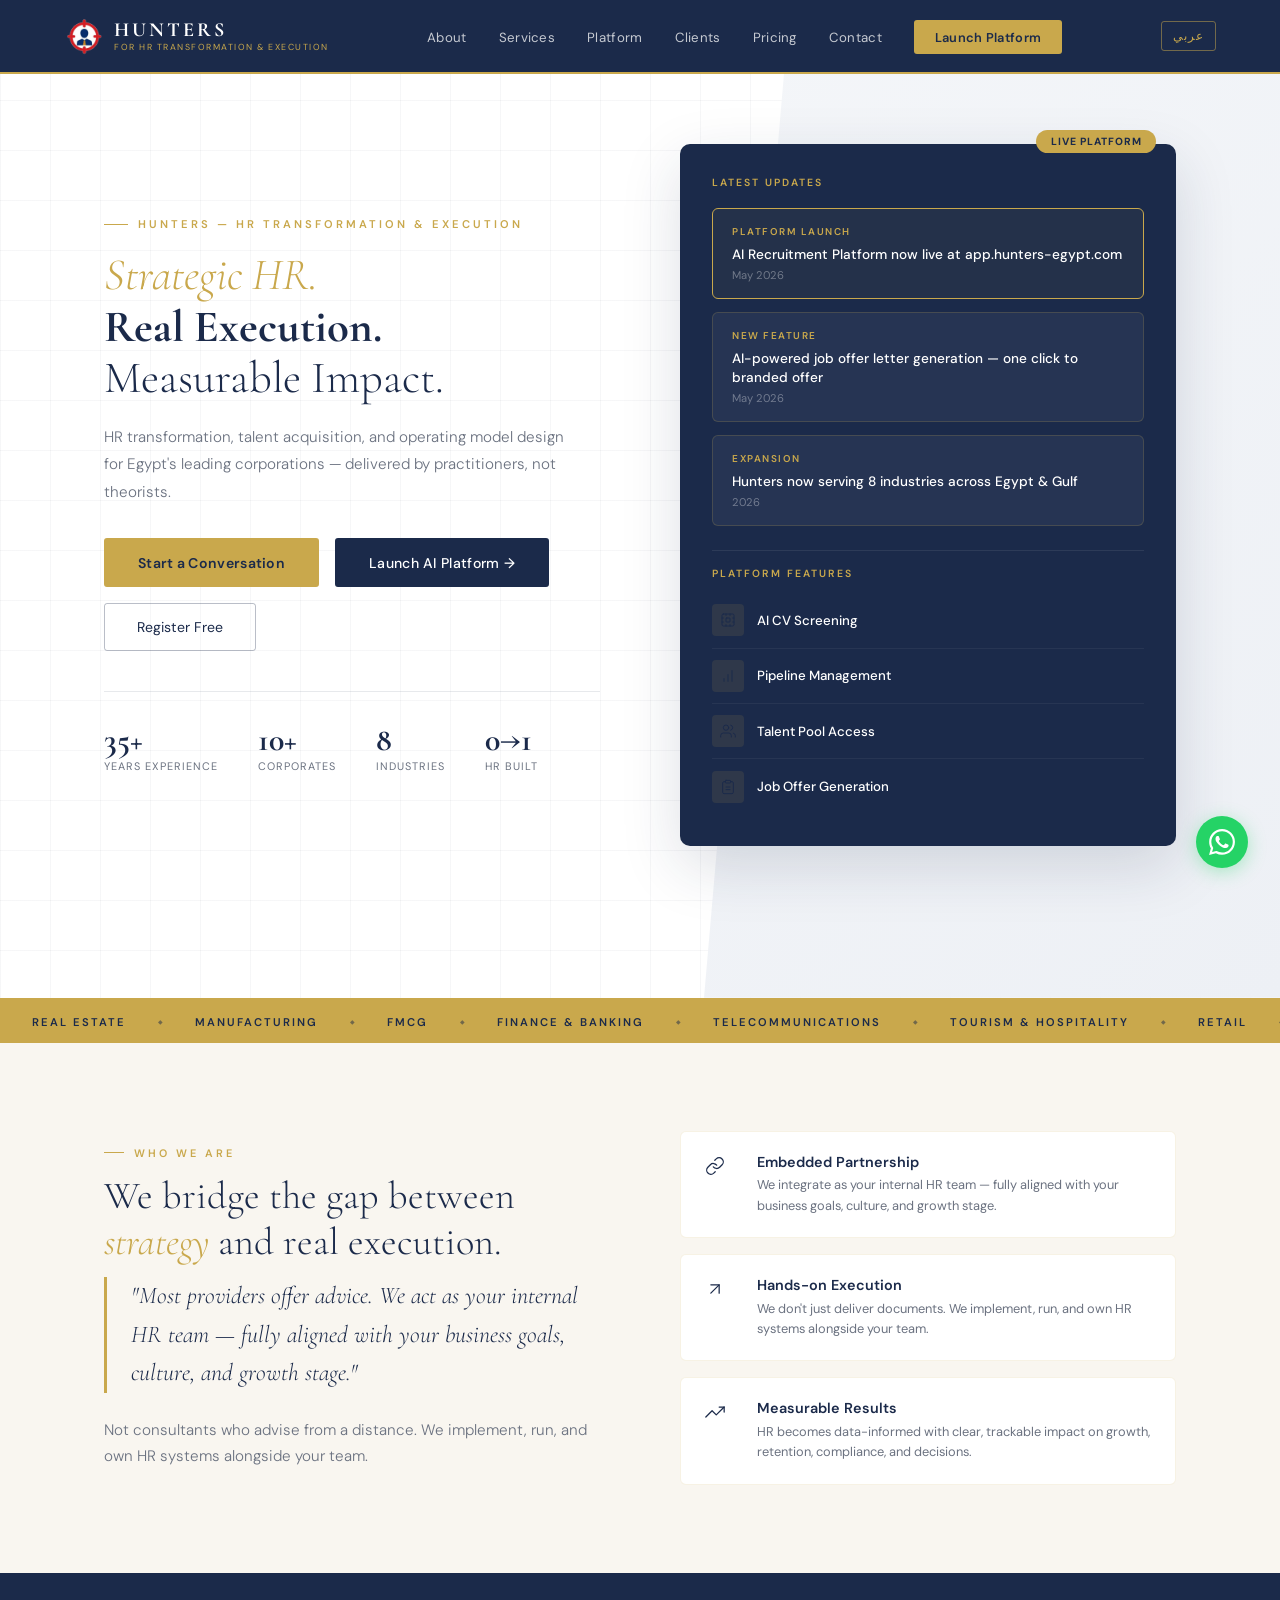
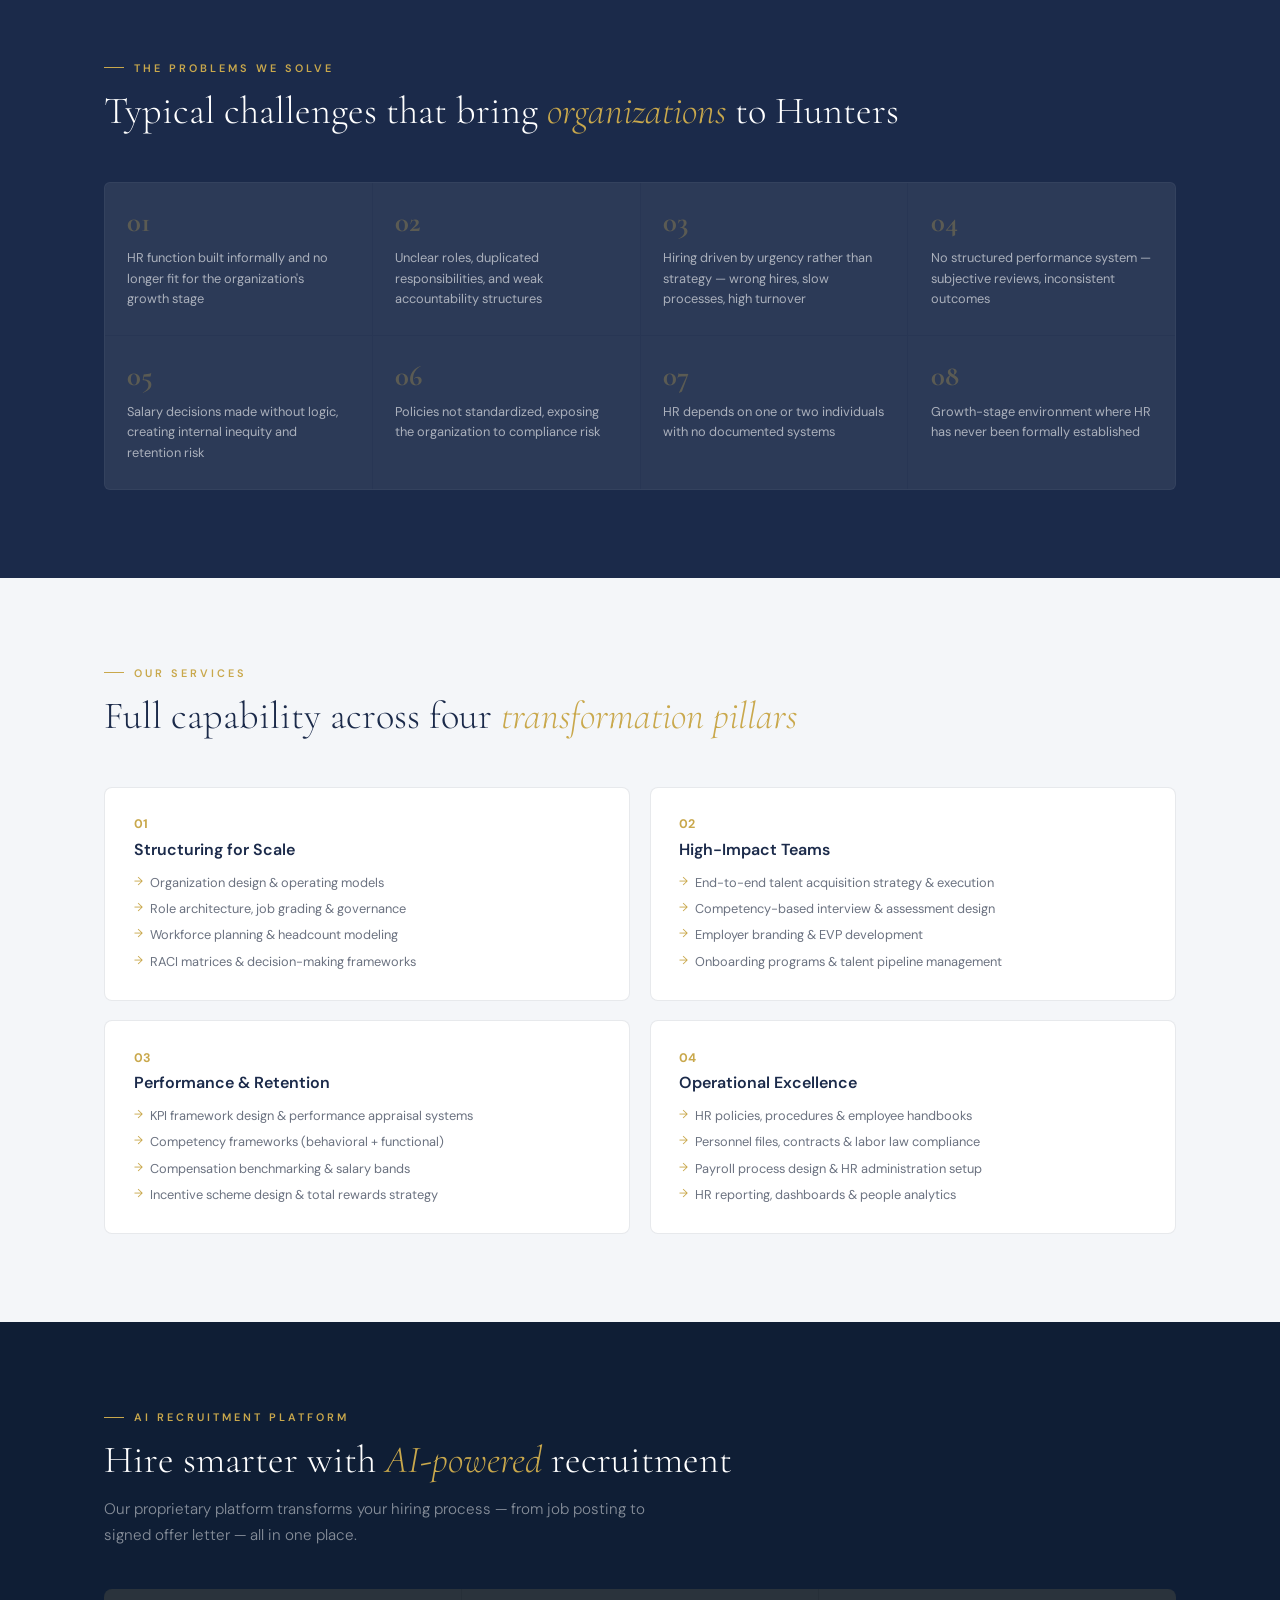
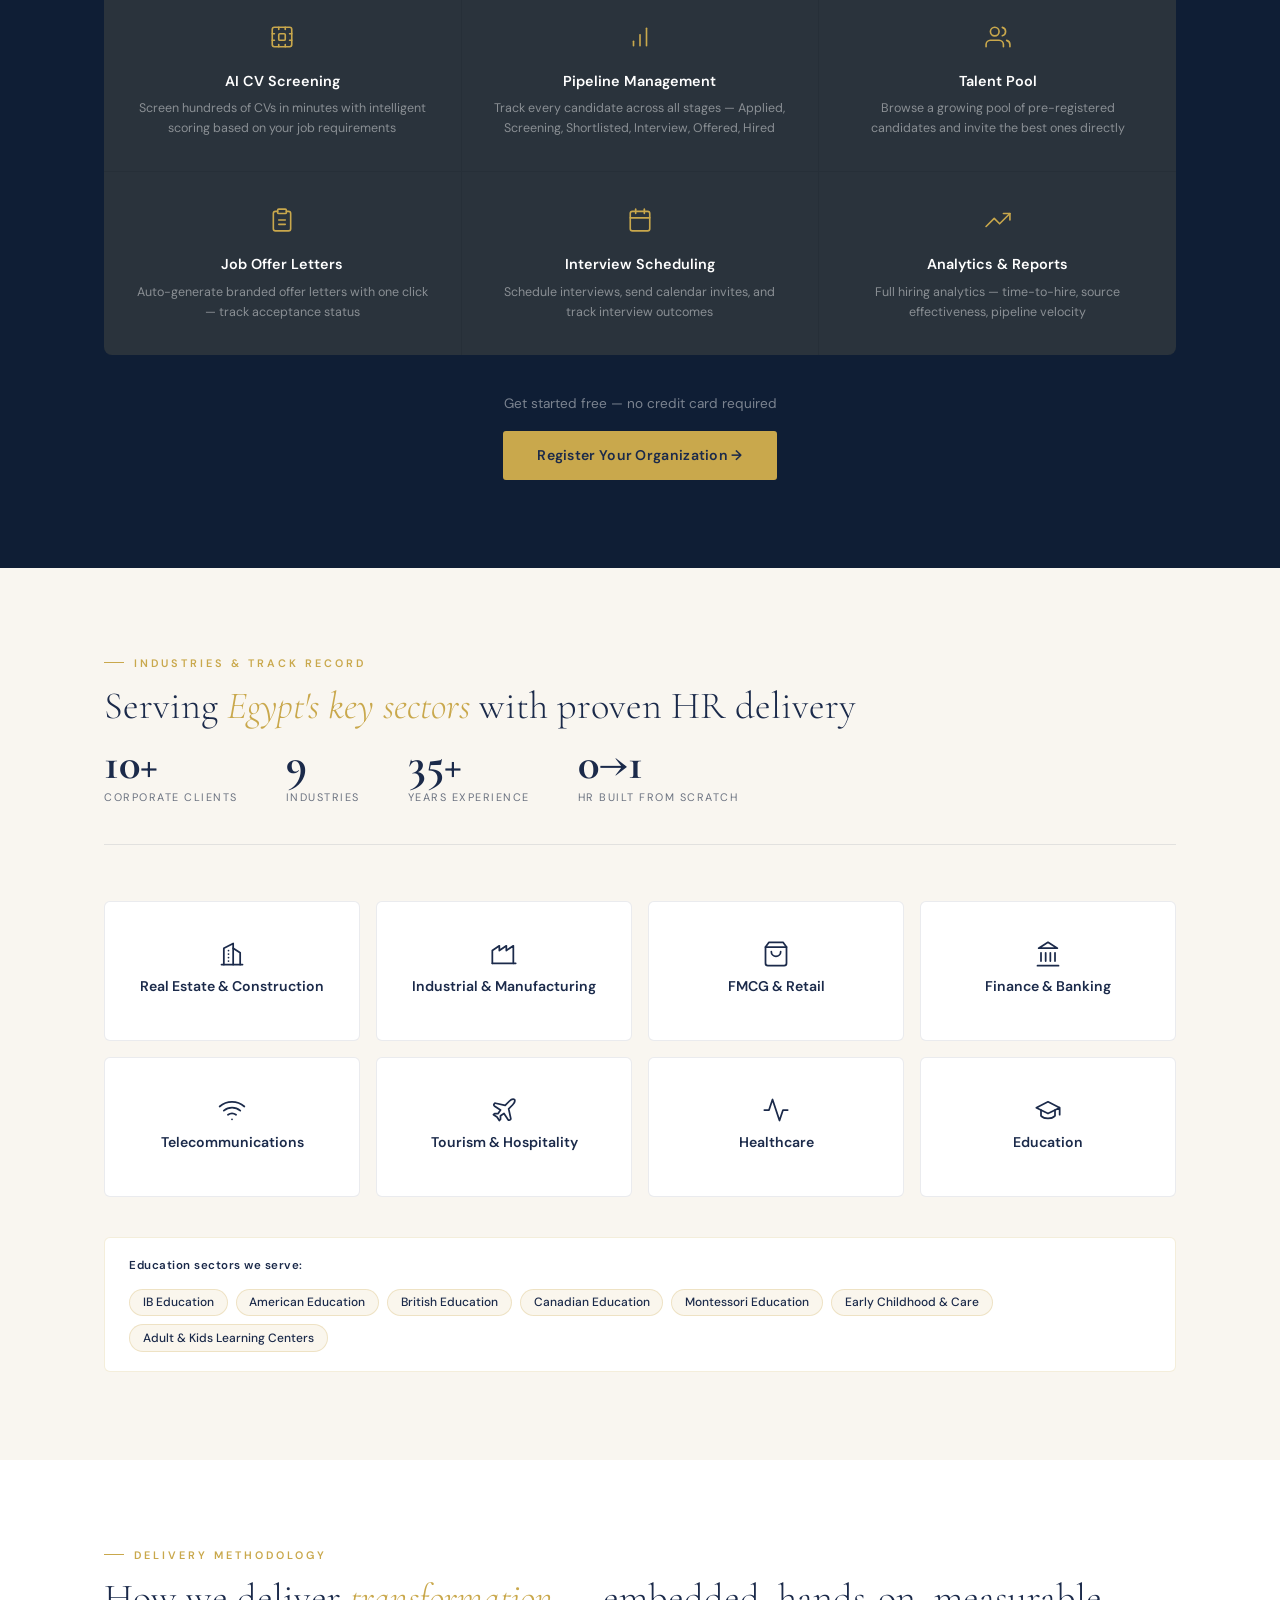
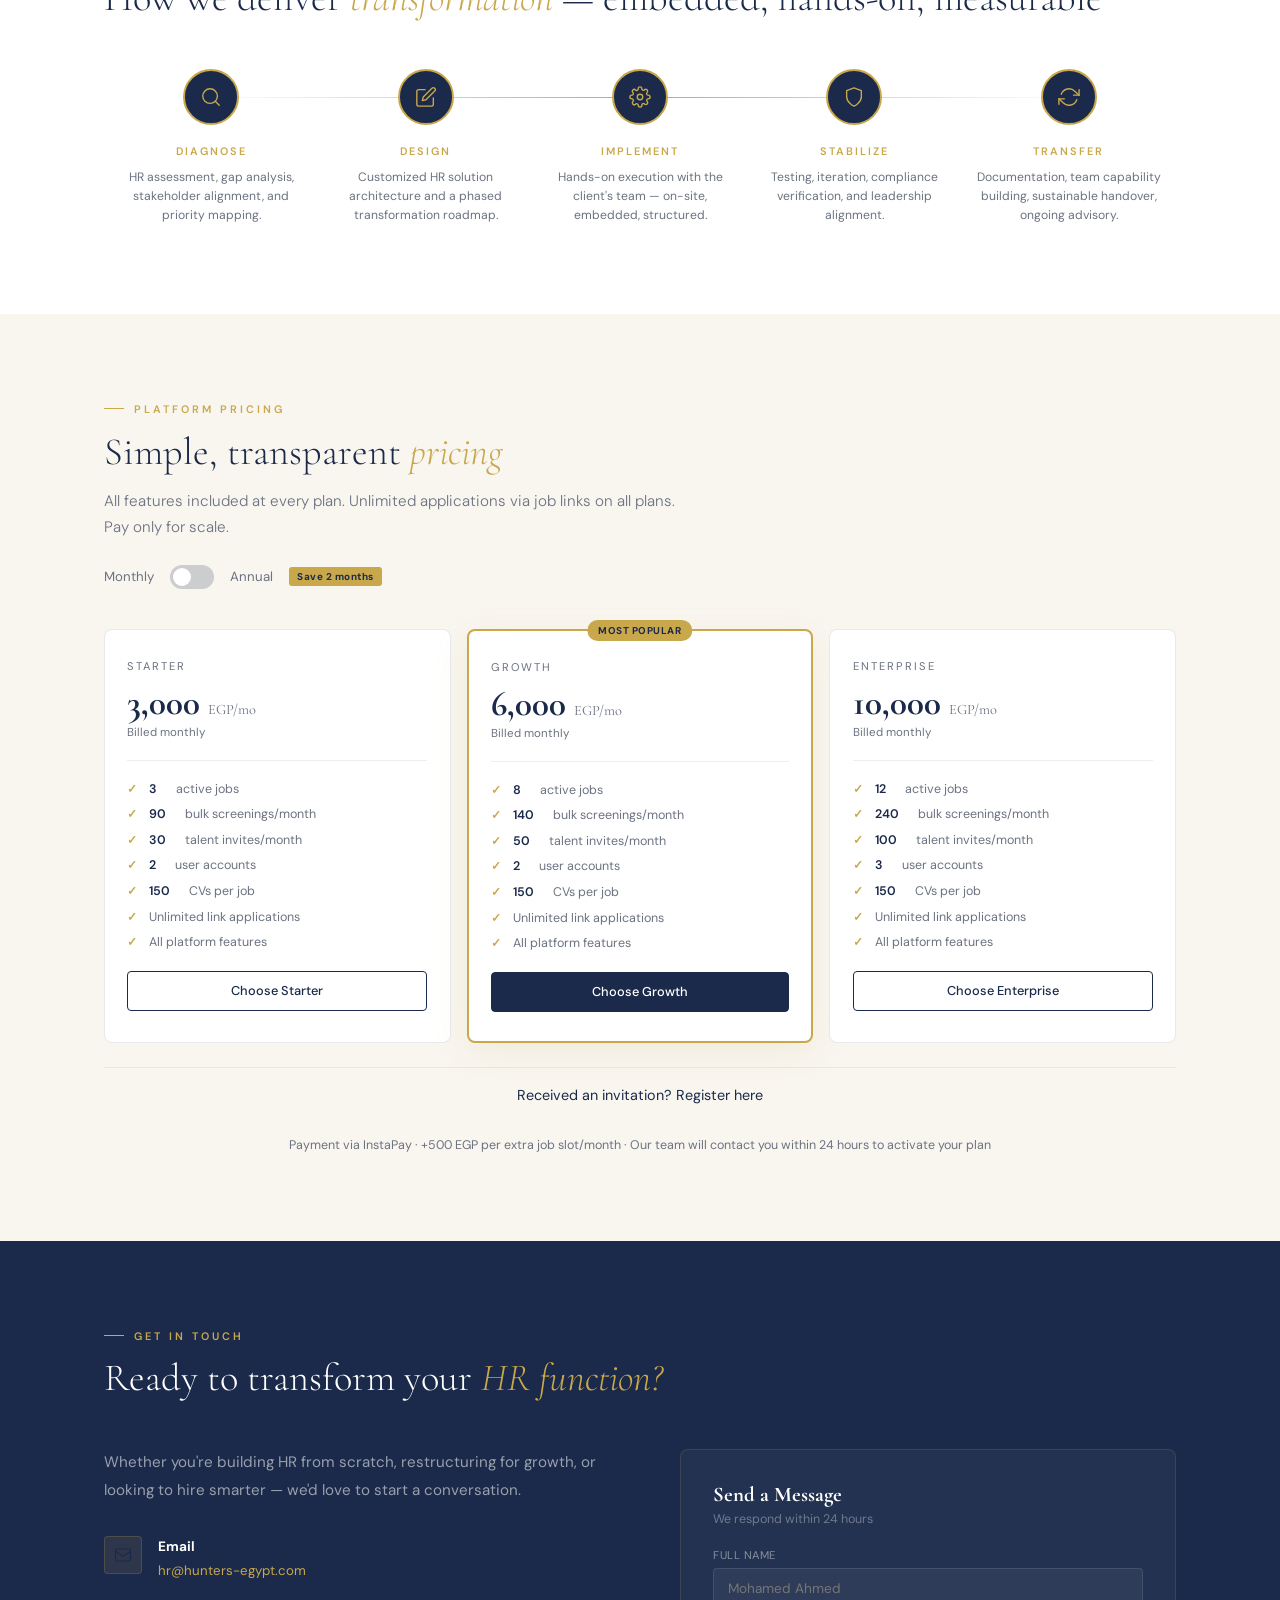
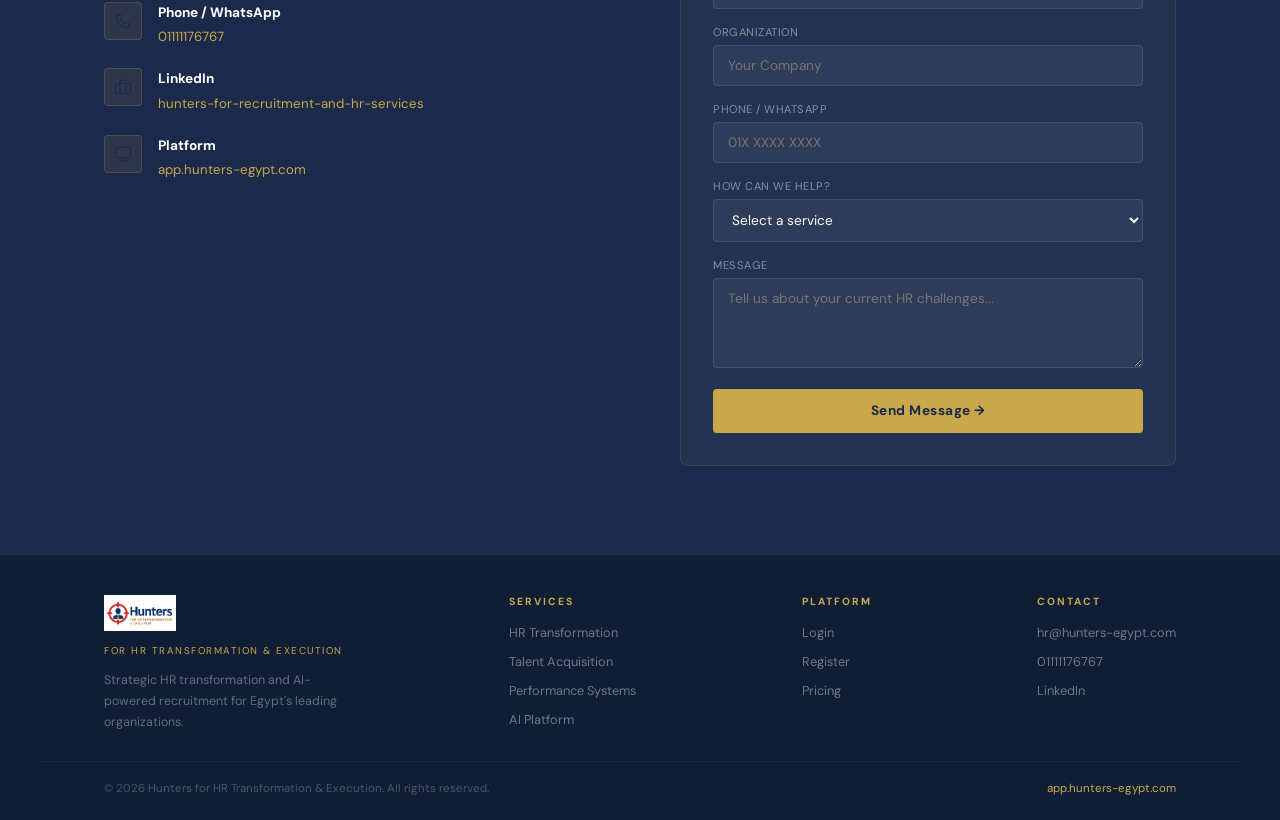
<file: frontend/website.html>
<!DOCTYPE html>
<html lang="en" dir="ltr">
<head>
<meta charset="UTF-8">
<meta name="viewport" content="width=device-width, initial-scale=1.0">
<title>Hunters — For HR Transformation & Execution</title>
<link href="https://fonts.googleapis.com/css2?family=Cormorant+Garamond:ital,wght@0,300;0,400;0,600;0,700;1,300;1,400&family=DM+Sans:opsz,wght@9..40,300;9..40,400;9..40,500&family=Amiri:ital,wght@0,400;0,700;1,400&display=swap" rel="stylesheet">
<style>
:root {
  --navy: #1B2A4A;
  --navy-deep: #0f1e35;
  --gold: #C9A84C;
  --gold-light: #e8c96d;
  --white: #ffffff;
  --cream: #f9f6f0;
  --gray: #6b7280;
  --light: #f4f6f9;
}

* { margin:0; padding:0; box-sizing:border-box; }
html { scroll-behavior:smooth; }
body { font-family:'DM Sans',sans-serif; color:var(--navy); background:var(--white); overflow-x:hidden; }

.lang-ar { display:none; }
body.ar .lang-en { display:none; }
body.ar .lang-ar { display:block; }
body.ar .lang-ar-inline { display:inline; }
body.ar .lang-en-inline { display:none; }
.lang-ar-inline { display:none; }
body.ar { direction:rtl; font-family:'Amiri',serif; }
body.ar h1, body.ar h2, body.ar h3 { font-family:'Amiri',serif; }

/* NAV */
nav {
  position:fixed; top:0; left:0; right:0; z-index:100;
  display:flex; align-items:center; justify-content:space-between;
  padding:1rem 4rem;
  background:var(--navy);
  border-bottom:2px solid var(--gold);
}
.nav-logo {
  display:flex; align-items:center; gap:10px;
  text-decoration:none;
}
.nav-logo img { height:40px; width:auto; object-fit:contain; background:transparent; }
.nav-logo-text {
  display:flex; flex-direction:column;
}
.nav-logo-name {
  font-family:'Cormorant Garamond',serif;
  font-size:1.25rem; font-weight:700;
  color:var(--white); letter-spacing:3px;
  line-height:1;
}
.nav-logo-sub {
  font-size:0.55rem; color:var(--gold);
  letter-spacing:1.5px; text-transform:uppercase;
  line-height:1; margin-top:3px;
}
.nav-links {
  display:flex; align-items:center; gap:2rem;
  list-style:none;
}
.nav-links a {
  color:rgba(255,255,255,0.75);
  text-decoration:none; font-size:0.83rem;
  letter-spacing:0.3px; font-weight:400;
  transition:color 0.2s;
}
.nav-links a:hover { color:var(--gold); }
.nav-cta {
  background:var(--gold) !important; color:var(--navy) !important;
  padding:0.55rem 1.3rem !important; border-radius:3px !important;
  font-weight:600 !important; font-size:0.8rem !important;
}
.nav-cta:hover { background:#e8c96d !important; }
.nav-hamburger {
  display:none;
  background:none; border:none; cursor:pointer;
  padding:6px; color:var(--gold); font-size:1.6rem; line-height:1;
}
.lang-toggle {
  background:transparent; border:1px solid rgba(201,168,76,0.5);
  color:var(--gold); cursor:pointer; padding:0.4rem 0.7rem;
  border-radius:3px; font-size:0.75rem; letter-spacing:1px;
  font-family:'DM Sans',sans-serif; transition:all 0.2s;
}
.lang-toggle:hover { background:rgba(201,168,76,0.1); }

/* HERO — white background */
.hero {
  min-height:100vh; background:var(--white);
  padding-top:80px;
  display:flex; align-items:center;
  position:relative; overflow:hidden;
}
.hero-bg-lines {
  position:absolute; inset:0; pointer-events:none;
  background-image:
    linear-gradient(rgba(27,42,74,0.04) 1px, transparent 1px),
    linear-gradient(90deg, rgba(27,42,74,0.04) 1px, transparent 1px);
  background-size:50px 50px;
}
.hero-accent {
  position:absolute; top:0; right:0;
  width:45%; height:100%;
  background:linear-gradient(135deg, var(--light) 0%, #edf0f5 100%);
  clip-path:polygon(15% 0, 100% 0, 100% 100%, 0% 100%);
  z-index:0;
}
.hero-content {
  position:relative; z-index:2;
  max-width:1200px; margin:0 auto;
  padding:4rem;
  display:grid; grid-template-columns:1fr 1fr;
  align-items:center; gap:5rem;
}
.hero-eyebrow {
  font-size:0.7rem; letter-spacing:3px;
  color:var(--gold); text-transform:uppercase;
  font-weight:600; margin-bottom:1.2rem;
  display:flex; align-items:center; gap:10px;
}
.hero-eyebrow::before {
  content:''; display:block; width:24px; height:1px; background:var(--gold);
}
.hero-title {
  font-family:'Cormorant Garamond',serif;
  font-size:clamp(2.2rem,3.5vw,3.2rem);
  font-weight:300; line-height:1.15;
  color:var(--navy); margin-bottom:1.2rem;
}
.hero-title em { font-style:italic; color:var(--gold); }
.hero-title strong { font-weight:700; display:block; }
.hero-desc {
  font-size:0.95rem; line-height:1.8; color:var(--gray);
  margin-bottom:2rem; font-weight:300; max-width:480px;
}
.hero-actions { display:flex; gap:1rem; flex-wrap:wrap; }
.btn-primary {
  background:var(--navy); color:var(--white);
  padding:0.85rem 2rem; border-radius:3px;
  text-decoration:none; font-weight:500; font-size:0.88rem;
  letter-spacing:0.3px; transition:all 0.2s; display:inline-block;
  border:2px solid var(--navy);
}
.btn-primary:hover { background:#253d6e; border-color:#253d6e; }
.btn-gold {
  background:var(--gold); color:var(--navy);
  padding:0.85rem 2rem; border-radius:3px;
  text-decoration:none; font-weight:600; font-size:0.88rem;
  letter-spacing:0.3px; transition:all 0.2s; display:inline-block;
  border:2px solid var(--gold);
}
.btn-gold:hover { background:#e8c96d; }
.btn-outline {
  background:transparent; color:var(--navy);
  padding:0.85rem 2rem; border-radius:3px;
  text-decoration:none; font-weight:400; font-size:0.88rem;
  transition:all 0.2s; border:1.5px solid rgba(27,42,74,0.3);
  display:inline-block;
}
.btn-outline:hover { border-color:var(--gold); color:var(--gold); }
.hero-stats {
  display:flex; gap:2.5rem; margin-top:2.5rem;
  padding-top:2rem;
  border-top:1px solid rgba(27,42,74,0.1);
}
.hero-stat-num {
  font-family:'Cormorant Garamond',serif;
  font-size:2rem; font-weight:700; color:var(--navy); line-height:1;
}
.hero-stat-label {
  font-size:0.68rem; letter-spacing:1px; color:var(--gray);
  text-transform:uppercase; margin-top:3px;
}
.hero-right {
  background:var(--navy);
  border-radius:10px;
  padding:2rem;
  box-shadow:0 20px 60px rgba(27,42,74,0.15);
  position:relative;
}
.hero-right-badge {
  position:absolute; top:-14px; right:20px;
  background:var(--gold); color:var(--navy);
  font-size:0.65rem; font-weight:700;
  padding:0.3rem 0.9rem; border-radius:20px;
  letter-spacing:1px; text-transform:uppercase;
}
.hero-news-label {
  font-size:0.65rem; letter-spacing:2px;
  color:var(--gold); text-transform:uppercase;
  margin-bottom:1.2rem; font-weight:600;
}
.news-card {
  background:rgba(255,255,255,0.05);
  border:1px solid rgba(201,168,76,0.2);
  border-radius:6px; padding:1rem 1.2rem;
  margin-bottom:0.8rem; cursor:pointer;
  transition:background 0.2s;
}
.news-card:hover { background:rgba(201,168,76,0.08); }
.news-card.active {
  border-color:var(--gold);
  background:rgba(201,168,76,0.05);
}
.news-card-tag {
  font-size:0.62rem; letter-spacing:1.5px;
  color:var(--gold); text-transform:uppercase;
  font-weight:600; margin-bottom:0.4rem;
}
.news-card-title {
  font-size:0.85rem; color:var(--white);
  font-weight:500; line-height:1.4;
}
.news-card-date {
  font-size:0.7rem; color:rgba(255,255,255,0.35);
  margin-top:0.3rem;
}
.platform-feature {
  display:flex; align-items:center; gap:0.8rem;
  padding:0.7rem 0;
  border-bottom:1px solid rgba(255,255,255,0.05);
}
.platform-feature:last-child { border-bottom:none; }
.platform-feature-icon {
  width:32px; height:32px; min-width:32px;
  background:rgba(201,168,76,0.12);
  border-radius:4px;
  display:flex; align-items:center; justify-content:center;
  font-size:15px;
}
.platform-feature h4 {
  color:var(--white); font-size:0.83rem; font-weight:500;
}
.platform-feature p {
  color:rgba(255,255,255,0.4); font-size:0.72rem;
}

/* MARQUEE */
.marquee-strip {
  background:var(--gold); padding:0.75rem 0; overflow:hidden; white-space:nowrap;
}
.marquee-inner {
  display:inline-flex;
  animation:marquee 30s linear infinite;
}
.marquee-item {
  font-size:0.7rem; letter-spacing:2px; color:var(--navy);
  font-weight:600; text-transform:uppercase; white-space:nowrap;
  padding:0 2rem; display:inline-flex; align-items:center; gap:0.8rem;
}
.marquee-item::after { display:none; }
@keyframes marquee {
  from { transform:translateX(0); }
  to { transform:translateX(-50%); }
}

/* SECTIONS */
section { padding:5.5rem 0; }
.container { max-width:1200px; margin:0 auto; padding:0 4rem; }
.section-eyebrow {
  font-size:0.68rem; letter-spacing:3px; color:var(--gold);
  text-transform:uppercase; font-weight:600; margin-bottom:0.8rem;
  display:flex; align-items:center; gap:10px;
}
.section-eyebrow::before {
  content:''; display:block; width:20px; height:1px; background:var(--gold);
}
.section-title {
  font-family:'Cormorant Garamond',serif;
  font-size:clamp(1.8rem,3vw,2.6rem);
  font-weight:300; line-height:1.2;
  color:var(--navy); margin-bottom:0.8rem;
}
.section-title em { color:var(--gold); font-style:italic; }
.section-subtitle {
  font-size:0.95rem; line-height:1.75; color:var(--gray);
  font-weight:300; max-width:580px;
}

/* PHILOSOPHY */
.philosophy { background:var(--cream); }
.philosophy-grid { display:grid; grid-template-columns:1fr 1fr; gap:5rem; align-items:center; }
.philosophy-quote {
  font-family:'Cormorant Garamond',serif;
  font-size:1.5rem; font-weight:300; font-style:italic;
  line-height:1.6; color:var(--navy);
  border-left:3px solid var(--gold); padding-left:1.5rem;
  margin-bottom:1.5rem;
}
.philosophy-cards { display:flex; flex-direction:column; gap:1rem; }
.philosophy-card {
  background:var(--white); border:1px solid rgba(201,168,76,0.15);
  border-radius:6px; padding:1.3rem 1.5rem;
  display:flex; gap:1rem; align-items:flex-start;
  transition:transform 0.2s, box-shadow 0.2s;
}
.philosophy-card:hover {
  transform:translateX(5px);
  box-shadow:-3px 0 0 var(--gold), 0 4px 20px rgba(27,42,74,0.07);
}
.philosophy-card-icon { font-size:1.3rem; min-width:36px; padding-top:2px; }
.philosophy-card h4 { font-size:0.9rem; font-weight:600; color:var(--navy); margin-bottom:0.3rem; }
.philosophy-card p { font-size:0.8rem; line-height:1.6; color:var(--gray); }

/* PROBLEMS */
.problems { background:var(--navy); }
.problems .section-title { color:var(--white); }
.problems .section-subtitle { color:rgba(255,255,255,0.5); }
.problems-grid {
  display:grid; grid-template-columns:repeat(4,1fr);
  gap:1px; background:rgba(255,255,255,0.06);
  border:1px solid rgba(255,255,255,0.06);
  border-radius:6px; overflow:hidden; margin-top:3rem;
}
.problem-item {
  background:rgba(255,255,255,0.02); padding:1.6rem 1.4rem;
  transition:background 0.2s;
}
.problem-item:hover { background:rgba(201,168,76,0.06); }
.problem-num {
  font-family:'Cormorant Garamond',serif; font-size:1.8rem;
  font-weight:700; color:rgba(201,168,76,0.3); line-height:1; margin-bottom:0.7rem;
}
.problem-text { font-size:0.8rem; line-height:1.6; color:rgba(255,255,255,0.6); }

/* SERVICES */
.services-grid { display:grid; grid-template-columns:repeat(2,1fr); gap:1.2rem; margin-top:3rem; }
.service-card {
  background:var(--white); border:1px solid rgba(27,42,74,0.1);
  border-radius:8px; padding:1.8rem;
  transition:all 0.3s; position:relative; overflow:hidden;
}
.service-card::before {
  content:''; position:absolute; top:0; left:0;
  width:4px; height:100%; background:var(--gold);
  transform:scaleY(0); transform-origin:bottom; transition:transform 0.3s;
}
.service-card:hover { box-shadow:0 6px 30px rgba(27,42,74,0.09); }
.service-card:hover::before { transform:scaleY(1); }
.service-num { font-size:0.78rem; font-weight:700; color:var(--gold); margin-bottom:0.4rem; }
.service-title { font-size:1rem; font-weight:600; color:var(--navy); margin-bottom:0.8rem; }
.service-items { list-style:none; display:flex; flex-direction:column; gap:0.45rem; }
.service-items li {
  font-size:0.8rem; color:var(--gray); padding-left:1rem;
  position:relative; line-height:1.5;
}
.service-items li::before { content:'→'; position:absolute; left:0; color:var(--gold); font-size:0.72rem; }

/* PLATFORM */
.platform { background:var(--navy-deep, #0f1e35); }
.platform .section-title { color:var(--white); }
.platform-grid {
  display:grid; grid-template-columns:repeat(3,1fr);
  gap:1px; background:rgba(201,168,76,0.12);
  border-radius:8px; overflow:hidden; margin-top:2.5rem;
}
.platform-item {
  background:rgba(255,255,255,0.02); padding:2rem 1.8rem;
  text-align:center; transition:background 0.2s;
}
.platform-item:hover { background:rgba(201,168,76,0.06); }
.platform-item-icon { font-size:1.8rem; margin-bottom:0.8rem; }
.platform-item h3 { font-size:0.9rem; font-weight:600; color:var(--white); margin-bottom:0.6rem; }
.platform-item p { font-size:0.78rem; line-height:1.6; color:rgba(255,255,255,0.45); }
.platform-cta { text-align:center; margin-top:2.5rem; }
.platform-cta p { color:rgba(255,255,255,0.45); font-size:0.85rem; margin-bottom:1.2rem; }

/* CLIENTS */
.clients { background:var(--cream); }
.clients-stats {
  display:flex; gap:3rem; margin-bottom:3.5rem;
  padding-bottom:2.5rem; border-bottom:1px solid rgba(27,42,74,0.1);
  flex-wrap:wrap;
}
.client-stat-num {
  font-family:'Cormorant Garamond',serif; font-size:2.8rem;
  font-weight:700; color:var(--navy); line-height:1; margin-bottom:0.25rem;
}
.client-stat-label { font-size:0.68rem; letter-spacing:1.5px; color:var(--gray); text-transform:uppercase; }

/* INDUSTRY GRID */
.industry-grid {
  display:grid; grid-template-columns:repeat(4,1fr);
  gap:1rem; margin-bottom:2.5rem;
}
.industry-card {
  background:var(--white); border:1px solid rgba(27,42,74,0.09);
  border-radius:6px; padding:1.8rem 1.4rem;
  transition:all 0.2s; text-align:center;
  display:flex; flex-direction:column; align-items:center; justify-content:center;
  min-height:140px;
}
.industry-card:hover {
  border-color:var(--gold);
  box-shadow:0 4px 18px rgba(201,168,76,0.1);
  transform:translateY(-2px);
}
.industry-icon { font-size:1.8rem; margin-bottom:0.6rem; display:block; }
.industry-name {
  font-weight:600; font-size:0.88rem; color:var(--navy);
  margin-bottom:0.5rem;
}
.industry-subs {
  list-style:none;
  display:flex; flex-direction:column; gap:0.3rem;
}
.industry-subs li {
  font-size:0.72rem; color:var(--gray); line-height:1.4;
}

/* METHODOLOGY */
.methodology-steps {
  display:flex; gap:0; margin-top:3rem; position:relative;
}
.methodology-steps::before {
  content:''; position:absolute; top:28px; left:10%; right:10%;
  height:1px; background:linear-gradient(90deg,transparent,var(--gold),transparent);
}
.method-step { flex:1; text-align:center; padding:0 0.8rem; }
.method-circle {
  width:56px; height:56px;
  background:var(--navy); border:2px solid var(--gold);
  border-radius:50%; display:flex; align-items:center; justify-content:center;
  margin:0 auto 1.2rem; position:relative; z-index:1; font-size:1.2rem;
}
.method-label {
  font-size:0.68rem; letter-spacing:2px; color:var(--gold);
  text-transform:uppercase; font-weight:600; margin-bottom:0.6rem;
}
.method-desc { font-size:0.76rem; line-height:1.6; color:var(--gray); }

/* PRICING */
.pricing { background:var(--white); }
.pricing-toggle {
  display:flex; align-items:center; gap:1rem; margin:1.5rem 0 2.5rem;
  font-size:0.83rem; color:var(--gray);
}
.toggle-switch { position:relative; width:44px; height:24px; cursor:pointer; }
.toggle-switch input { display:none; }
.toggle-track {
  position:absolute; inset:0; background:rgba(27,42,74,0.2);
  border-radius:12px; transition:background 0.3s;
}
.toggle-switch input:checked + .toggle-track { background:var(--gold); }
.toggle-thumb {
  position:absolute; top:3px; left:3px;
  width:18px; height:18px; background:white; border-radius:50%;
  transition:transform 0.3s;
}
.toggle-switch input:checked ~ .toggle-thumb { transform:translateX(20px); }
.toggle-badge {
  background:var(--gold); color:var(--navy);
  font-size:0.62rem; font-weight:700;
  padding:0.2rem 0.5rem; border-radius:3px; letter-spacing:0.5px;
}
.pricing-grid { display:grid; grid-template-columns:repeat(3,1fr); gap:1rem; }
.pricing-card {
  background:var(--white); border:1px solid rgba(27,42,74,0.1);
  border-radius:8px; padding:1.8rem 1.4rem;
  position:relative; transition:all 0.3s;
}
.pricing-card.featured {
  border-color:var(--gold); border-width:2px;
  transform:scale(1.03); box-shadow:0 10px 35px rgba(201,168,76,0.12);
}
.pricing-card:hover:not(.featured) {
  border-color:rgba(201,168,76,0.4); box-shadow:0 6px 25px rgba(27,42,74,0.07);
}
.pricing-badge {
  position:absolute; top:-11px; left:50%; transform:translateX(-50%);
  background:var(--gold); color:var(--navy);
  font-size:0.62rem; font-weight:700;
  padding:0.25rem 0.7rem; border-radius:20px;
  letter-spacing:0.5px; text-transform:uppercase; white-space:nowrap;
}
.pricing-plan-name {
  font-size:0.7rem; letter-spacing:2px; color:var(--gray);
  text-transform:uppercase; margin-bottom:0.8rem;
}
.pricing-price {
  font-family:'Cormorant Garamond',serif; font-size:2.2rem;
  font-weight:700; color:var(--navy); line-height:1; margin-bottom:0.25rem;
}
.pricing-price span { font-size:0.9rem; font-weight:400; color:var(--gray); }
.pricing-period { font-size:0.72rem; color:var(--gray); margin-bottom:1.3rem; }
.pricing-divider { height:1px; background:rgba(27,42,74,0.08); margin-bottom:1.2rem; }
.pricing-feature {
  display:flex; align-items:flex-start; gap:0.5rem;
  font-size:0.78rem; color:var(--gray); margin-bottom:0.6rem;
}
.pricing-feature::before { content:'✓'; color:var(--gold); font-weight:700; font-size:0.72rem; min-width:14px; margin-top:1px; }
.pricing-limit { font-weight:600; color:var(--navy); }
.pricing-cta {
  display:block; text-align:center; margin-top:1.3rem;
  padding:0.65rem; border:1.5px solid var(--navy); border-radius:4px;
  color:var(--navy); text-decoration:none; font-size:0.8rem;
  font-weight:500; transition:all 0.2s;
}
.pricing-cta:hover, .featured .pricing-cta {
  background:var(--navy); color:var(--white);
}
.pricing-note {
  text-align:center; margin-top:2rem;
  font-size:0.78rem; color:var(--gray);
}

/* CONTACT */
.contact { background:var(--navy); }
.contact .section-title { color:var(--white); }
.contact-grid { display:grid; grid-template-columns:1fr 1fr; gap:5rem; margin-top:3rem; align-items:start; }
.contact-intro { font-size:0.95rem; line-height:1.8; color:rgba(255,255,255,0.55); margin-bottom:2rem; }
.contact-item { display:flex; gap:1rem; align-items:flex-start; margin-bottom:1.3rem; }
.contact-item-icon {
  width:38px; height:38px; min-width:38px;
  background:rgba(201,168,76,0.1); border:1px solid rgba(201,168,76,0.2);
  border-radius:4px; display:flex; align-items:center; justify-content:center; font-size:0.95rem;
}
/* SVG icon sizing per context */
.platform-feature-icon svg { width:16px; height:16px; }
.philosophy-card-icon svg  { width:20px; height:20px; }
.platform-item-icon svg    { width:26px; height:26px; }
.industry-icon svg         { width:28px; height:28px; display:block; }
.method-circle svg         { width:22px; height:22px; }
.contact-item-icon svg     { width:18px; height:18px; }
/* SVG stroke color for dark-background sections */
.method-circle    { color: var(--gold); }
.platform-item-icon { color: var(--gold); }
.contact-item-text { font-size:0.83rem; color:rgba(255,255,255,0.55); line-height:1.6; }
.contact-item-text strong { color:var(--white); display:block; margin-bottom:0.15rem; font-size:0.85rem; }
.contact-item-text a { color:var(--gold); text-decoration:none; }
.contact-form {
  background:rgba(255,255,255,0.04); border:1px solid rgba(201,168,76,0.15);
  border-radius:8px; padding:2rem;
}
.contact-form h3 {
  font-family:'Cormorant Garamond',serif; font-size:1.3rem;
  color:var(--white); margin-bottom:0.25rem;
}
.contact-form p { font-size:0.78rem; color:rgba(255,255,255,0.35); margin-bottom:1.3rem; }
.form-group { margin-bottom:1rem; }
.form-group label {
  display:block; font-size:0.7rem; letter-spacing:0.5px;
  color:rgba(255,255,255,0.45); margin-bottom:0.35rem; text-transform:uppercase;
}
.form-group input, .form-group select, .form-group textarea {
  width:100%; background:rgba(255,255,255,0.05);
  border:1px solid rgba(255,255,255,0.1); border-radius:4px;
  padding:0.7rem 0.9rem; color:var(--white); font-size:0.85rem;
  font-family:'DM Sans',sans-serif; transition:border-color 0.2s; outline:none;
}
.form-group input:focus, .form-group select:focus, .form-group textarea:focus {
  border-color:var(--gold);
}
.form-group select option { background:var(--navy); }
.form-group textarea { resize:vertical; min-height:90px; }
.form-submit {
  width:100%; background:var(--gold); color:var(--navy);
  border:none; cursor:pointer; padding:0.85rem;
  border-radius:4px; font-size:0.85rem; font-weight:700;
  font-family:'DM Sans',sans-serif; letter-spacing:0.5px; transition:background 0.2s;
}
.form-submit:hover { background:#e8c96d; }

/* FOOTER */
footer { background:#0f1e35; border-top:1px solid rgba(201,168,76,0.12); padding:2.5rem 0 1.5rem; }
.footer-inner {
  max-width:1200px; margin:0 auto; padding:0 4rem;
  display:flex; justify-content:space-between; gap:3rem; flex-wrap:wrap; align-items:flex-start;
}
.footer-logo img { height:32px; width:auto; margin-bottom:0.5rem; }
.footer-tagline { font-size:0.62rem; color:var(--gold); letter-spacing:1.5px; text-transform:uppercase; margin-bottom:0.8rem; }
.footer-desc { font-size:0.78rem; color:rgba(255,255,255,0.35); line-height:1.7; max-width:240px; }
.footer-links h4 { font-size:0.65rem; letter-spacing:2px; color:var(--gold); text-transform:uppercase; margin-bottom:0.8rem; }
.footer-links ul { list-style:none; }
.footer-links li { margin-bottom:0.5rem; }
.footer-links a { font-size:0.8rem; color:rgba(255,255,255,0.4); text-decoration:none; transition:color 0.2s; }
.footer-links a:hover { color:var(--gold); }
.footer-bottom {
  max-width:1200px; margin:1.5rem auto 0; padding:1.2rem 4rem 0;
  border-top:1px solid rgba(255,255,255,0.05);
  display:flex; justify-content:space-between; align-items:center;
  font-size:0.72rem; color:rgba(255,255,255,0.25); flex-wrap:wrap; gap:0.8rem;
}
.footer-bottom a { color:var(--gold); text-decoration:none; }

/* WHATSAPP */
.whatsapp-float {
  position:fixed; bottom:2rem; right:2rem; z-index:99;
  width:52px; height:52px; background:#25D366; border-radius:50%;
  display:flex; align-items:center; justify-content:center;
  box-shadow:0 4px 18px rgba(37,211,102,0.35); text-decoration:none;
  animation:pulse-wa 2.5s infinite;
}
.whatsapp-float:hover { transform:scale(1.1); }
@keyframes pulse-wa {
  0%,100% { box-shadow:0 4px 18px rgba(37,211,102,0.35); }
  50% { box-shadow:0 4px 28px rgba(37,211,102,0.65); }
}

/* FADE UP */
.fade-up { opacity:0; transform:translateY(25px); transition:opacity 0.6s,transform 0.6s; }
.fade-up.visible { opacity:1; transform:translateY(0); }

/* RESPONSIVE */
@media(max-width:1024px){
  nav{ padding:1rem 2rem; }
  .container{ padding:0 2rem; }
  .hero-content{ grid-template-columns:1fr; padding:3rem 2rem; }
  .hero-right{ display:none; }
  .problems-grid{ grid-template-columns:repeat(2,1fr); }
  .platform-grid{ grid-template-columns:repeat(2,1fr); }
  .pricing-grid{ grid-template-columns:repeat(2,1fr); }
  .industry-grid{ grid-template-columns:repeat(2,1fr); }
  .services-grid{ grid-template-columns:1fr; }
  .contact-grid{ grid-template-columns:1fr; gap:3rem; }
}
@media(max-width:768px){
  .nav-hamburger{ display:block; }
  nav{ padding:0.75rem 1.2rem; position:fixed; top:0; left:0; right:0; width:100%; z-index:1000; }
  .nav-links{
    display:none; flex-direction:column; gap:0;
    position:absolute; top:100%; left:0; right:0;
    background:var(--navy); border-top:1px solid rgba(201,168,76,0.3);
    padding:0.5rem 1.5rem 1rem; z-index:999;
  }
  .nav-links.open{ display:flex; }
  .nav-links li{ padding:0.65rem 0; border-bottom:1px solid rgba(255,255,255,0.07); list-style:none; }
  .nav-links li:last-child{ border-bottom:none; }
  section{ padding:3.5rem 0; }
  .container{ padding:0 1.5rem; }
  .problems-grid{ grid-template-columns:1fr; }
  .platform-grid{ grid-template-columns:1fr; }
  .pricing-grid{ grid-template-columns:1fr; }
  .pricing-card.featured{ transform:scale(1); }
  .industry-grid{ grid-template-columns:repeat(2,1fr); }
  .philosophy-grid{ grid-template-columns:1fr; }
  .methodology-steps{ flex-wrap:wrap; }
  .methodology-steps::before{ display:none; }
  .method-step{ flex:0 0 100%; margin-bottom:1.5rem; }
  .footer-inner{ flex-direction:column; padding:0 1.5rem; }
  .footer-bottom{ flex-direction:column; text-align:center; padding:1rem 1.5rem 0; }
  .hero-stats{ flex-wrap:wrap; gap:1.5rem; }
}

body.ar .hero-eyebrow::before, body.ar .section-eyebrow::before{ display:none; }
body.ar .service-items li{ padding-left:0; padding-right:1rem; }
body.ar .service-items li::before{ left:auto; right:0; }
body.ar .philosophy-quote{ border-left:none; border-right:3px solid var(--gold); padding-left:0; padding-right:1.5rem; }
body.ar .philosophy-card:hover{ transform:translateX(-5px); box-shadow:3px 0 0 var(--gold),0 4px 20px rgba(27,42,74,0.07); }

.edu-subtypes {
  margin-top: 1.5rem;
  padding: 1.2rem 1.5rem;
  background: var(--white);
  border: 1px solid rgba(201,168,76,0.2);
  border-radius: 6px;
  display: flex; align-items: center; gap: 1rem; flex-wrap: wrap;
}
.edu-sub-label {
  font-size: 0.72rem; font-weight: 600; color: var(--navy);
  letter-spacing: 0.5px; white-space: nowrap;
  min-width: 140px;
}
.edu-sub-tags {
  display: flex; flex-wrap: wrap; gap: 0.5rem;
}
.edu-tag {
  background: rgba(201,168,76,0.1);
  border: 1px solid rgba(201,168,76,0.25);
  color: var(--navy); font-size: 0.75rem;
  padding: 0.3rem 0.8rem; border-radius: 20px;
  font-weight: 500;
}

.marquee-dot {
  font-size: 0.4rem;
  color: var(--navy);
  opacity: 0.5;
  display: inline-flex;
  align-items: center;
  vertical-align: middle;
}
</style>
</head>
<body>

<nav id="navbar">
  <a href="#" class="nav-logo">
    <img src="[data-uri]" alt="Hunters icon">
    <div class="nav-logo-text">
      <span class="nav-logo-name">HUNTERS</span>
      <span class="nav-logo-sub">For HR Transformation & Execution</span>
    </div>
  </a>
  <ul class="nav-links">
    <li><a href="#philosophy"><span class="lang-en-inline">About</span><span class="lang-ar-inline">من نحن</span></a></li>
    <li><a href="#services"><span class="lang-en-inline">Services</span><span class="lang-ar-inline">خدماتنا</span></a></li>
    <li><a href="#platform"><span class="lang-en-inline">Platform</span><span class="lang-ar-inline">المنصة</span></a></li>
    <li><a href="#clients"><span class="lang-en-inline">Clients</span><span class="lang-ar-inline">عملاؤنا</span></a></li>
    <li><a href="#pricing"><span class="lang-en-inline">Pricing</span><span class="lang-ar-inline">الأسعار</span></a></li>
    <li><a href="#contact"><span class="lang-en-inline">Contact</span><span class="lang-ar-inline">تواصل معنا</span></a></li>
    <li><a href="https://app.hunters-egypt.com" class="nav-cta"><span class="lang-en-inline">Launch Platform</span><span class="lang-ar-inline">ابدأ الآن</span></a></li>
  </ul>
  <button class="lang-toggle" onclick="toggleLang()" id="langBtn">عربي</button>
  <button class="nav-hamburger" id="nav-hamburger" onclick="toggleMobileNav()" aria-label="Menu">☰</button>
</nav>

<!-- HERO — white bg, navy banner accent -->
<section class="hero">
  <div class="hero-bg-lines"></div>
  <div class="hero-accent"></div>
  <div class="hero-content">
    <div>
      <div class="hero-eyebrow">
        <span class="lang-en-inline">Hunters — HR Transformation & Execution</span>
        <span class="lang-ar-inline">هانترز — التحول وتنفيذ الموارد البشرية</span>
      </div>
      <h1 class="hero-title">
        <div class="lang-en">
          <em>Strategic HR.</em>
          <strong>Real Execution.</strong>
          Measurable Impact.
        </div>
        <div class="lang-ar">
          <em>موارد بشرية استراتيجية.</em>
          <strong>تنفيذ حقيقي.</strong>
          أثر قابل للقياس.
        </div>
      </h1>
      <p class="hero-desc">
        <span class="lang-en-inline">HR transformation, talent acquisition, and operating model design for Egypt's leading corporations — delivered by practitioners, not theorists.</span>
        <span class="lang-ar-inline">تحول الموارد البشرية واستقطاب المواهب وتصميم نماذج التشغيل لكبرى المؤسسات المصرية — يقدمها ممارسون متمرسون.</span>
      </p>
      <div class="hero-actions">
        <a href="#contact" class="btn-gold">
          <span class="lang-en-inline">Start a Conversation</span>
          <span class="lang-ar-inline">ابدأ محادثة</span>
        </a>
        <a href="https://app.hunters-egypt.com" class="btn-primary">
          <span class="lang-en-inline">Launch AI Platform →</span>
          <span class="lang-ar-inline">منصة الذكاء الاصطناعي ←</span>
        </a>
        <a href="https://app.hunters-egypt.com/register-company.html" class="btn-outline">
          <span class="lang-en-inline">Register Free</span>
          <span class="lang-ar-inline">سجّل مجاناً</span>
        </a>
      </div>
      <div class="hero-stats">
        <div>
          <div class="hero-stat-num">35+</div>
          <div class="hero-stat-label lang-en">Years Experience</div>
          <div class="hero-stat-label lang-ar">سنة خبرة</div>
        </div>
        <div>
          <div class="hero-stat-num">10+</div>
          <div class="hero-stat-label lang-en">Corporates</div>
          <div class="hero-stat-label lang-ar">مؤسسة</div>
        </div>
        <div>
          <div class="hero-stat-num">8</div>
          <div class="hero-stat-label lang-en">Industries</div>
          <div class="hero-stat-label lang-ar">قطاعات</div>
        </div>
        <div>
          <div class="hero-stat-num">0→1</div>
          <div class="hero-stat-label lang-en">HR Built</div>
          <div class="hero-stat-label lang-ar">بُنيت من الصفر</div>
        </div>
      </div>
    </div>
    <div class="hero-right">
      <div class="hero-right-badge">
        <span class="lang-en-inline">Live Platform</span>
        <span class="lang-ar-inline">منصة مباشرة</span>
      </div>
      <div class="hero-news-label">
        <span class="lang-en-inline">Latest Updates</span>
        <span class="lang-ar-inline">آخر التحديثات</span>
      </div>
      <div id="news-container">
        <div class="news-card active">
          <div class="news-card-tag lang-en">Platform Launch</div>
          <div class="news-card-tag lang-ar" style="display:none">إطلاق المنصة</div>
          <div class="news-card-title lang-en">AI Recruitment Platform now live at app.hunters-egypt.com</div>
          <div class="news-card-title lang-ar" style="display:none">منصة التوظيف بالذكاء الاصطناعي متاحة الآن</div>
          <div class="news-card-date">May 2026</div>
        </div>
        <div class="news-card">
          <div class="news-card-tag lang-en">New Feature</div>
          <div class="news-card-tag lang-ar" style="display:none">ميزة جديدة</div>
          <div class="news-card-title lang-en">AI-powered job offer letter generation — one click to branded offer</div>
          <div class="news-card-title lang-ar" style="display:none">إنشاء خطابات عروض العمل بالذكاء الاصطناعي بنقرة واحدة</div>
          <div class="news-card-date">May 2026</div>
        </div>
        <div class="news-card">
          <div class="news-card-tag lang-en">Expansion</div>
          <div class="news-card-tag lang-ar" style="display:none">توسع</div>
          <div class="news-card-title lang-en">Hunters now serving 8 industries across Egypt & Gulf</div>
          <div class="news-card-title lang-ar" style="display:none">هانترز تخدم الآن 8 قطاعات في مصر والخليج</div>
          <div class="news-card-date">2026</div>
        </div>
      </div>
      <div style="margin-top:1.5rem;padding-top:1rem;border-top:1px solid rgba(255,255,255,0.08);">
        <div class="hero-news-label" style="margin-bottom:0.8rem;">
          <span class="lang-en-inline">Platform Features</span>
          <span class="lang-ar-inline">مميزات المنصة</span>
        </div>
        <div class="platform-feature">
          <div class="platform-feature-icon"><svg xmlns="http://www.w3.org/2000/svg" viewBox="0 0 24 24" fill="none" stroke="currentColor" stroke-width="1.5" stroke-linecap="round" stroke-linejoin="round"><rect x="9" y="9" width="6" height="6" rx="1"/><rect x="3" y="3" width="18" height="18" rx="2"/><path d="M9 3v2M15 3v2M9 19v2M15 19v2M3 9h2M3 15h2M19 9h2M19 15h2"/></svg></div>
          <div><h4 class="lang-en">AI CV Screening</h4><h4 class="lang-ar">فرز السير الذاتية</h4></div>
        </div>
        <div class="platform-feature">
          <div class="platform-feature-icon"><svg xmlns="http://www.w3.org/2000/svg" viewBox="0 0 24 24" fill="none" stroke="currentColor" stroke-width="1.5" stroke-linecap="round" stroke-linejoin="round"><line x1="12" y1="20" x2="12" y2="10"/><line x1="18" y1="20" x2="18" y2="4"/><line x1="6" y1="20" x2="6" y2="16"/></svg></div>
          <div><h4 class="lang-en">Pipeline Management</h4><h4 class="lang-ar">إدارة خط التوظيف</h4></div>
        </div>
        <div class="platform-feature">
          <div class="platform-feature-icon"><svg xmlns="http://www.w3.org/2000/svg" viewBox="0 0 24 24" fill="none" stroke="currentColor" stroke-width="1.5" stroke-linecap="round" stroke-linejoin="round"><path d="M17 21v-2a4 4 0 0 0-4-4H5a4 4 0 0 0-4 4v2"/><circle cx="9" cy="7" r="4"/><path d="M23 21v-2a4 4 0 0 0-3-3.87"/><path d="M16 3.13a4 4 0 0 1 0 7.75"/></svg></div>
          <div><h4 class="lang-en">Talent Pool Access</h4><h4 class="lang-ar">بنك المواهب</h4></div>
        </div>
        <div class="platform-feature">
          <div class="platform-feature-icon"><svg xmlns="http://www.w3.org/2000/svg" viewBox="0 0 24 24" fill="none" stroke="currentColor" stroke-width="1.5" stroke-linecap="round" stroke-linejoin="round"><path d="M16 4h2a2 2 0 0 1 2 2v14a2 2 0 0 1-2 2H6a2 2 0 0 1-2-2V6a2 2 0 0 1 2-2h2"/><rect x="8" y="2" width="8" height="4" rx="1" ry="1"/><line x1="9" y1="12" x2="15" y2="12"/><line x1="9" y1="16" x2="15" y2="16"/></svg></div>
          <div><h4 class="lang-en">Job Offer Generation</h4><h4 class="lang-ar">إنشاء عروض العمل</h4></div>
        </div>
      </div>
    </div>
  </div>
</section>

<!-- MARQUEE -->
<div class="marquee-strip">
  <div class="marquee-inner">
    <span class="marquee-item">Real Estate</span><span class="marquee-dot">◆</span>
    <span class="marquee-item">Manufacturing</span><span class="marquee-dot">◆</span>
    <span class="marquee-item">FMCG</span><span class="marquee-dot">◆</span>
    <span class="marquee-item">Finance & Banking</span><span class="marquee-dot">◆</span>
    <span class="marquee-item">Telecommunications</span><span class="marquee-dot">◆</span>
    <span class="marquee-item">Tourism & Hospitality</span><span class="marquee-dot">◆</span>
    <span class="marquee-item">Retail</span><span class="marquee-dot">◆</span>
    <span class="marquee-item">Healthcare</span><span class="marquee-dot">◆</span>
    <span class="marquee-item">Education</span><span class="marquee-dot">◆</span>
    <span class="marquee-item">العقارات</span><span class="marquee-dot">◆</span>
    <span class="marquee-item">التصنيع</span><span class="marquee-dot">◆</span>
    <span class="marquee-item">المال والأعمال</span><span class="marquee-dot">◆</span>
    <span class="marquee-item">السياحة</span><span class="marquee-dot">◆</span>
    <span class="marquee-item">التعليم</span><span class="marquee-dot">◆</span>
    <span class="marquee-item">Real Estate</span><span class="marquee-dot">◆</span>
    <span class="marquee-item">Manufacturing</span><span class="marquee-dot">◆</span>
    <span class="marquee-item">FMCG</span><span class="marquee-dot">◆</span>
    <span class="marquee-item">Finance & Banking</span><span class="marquee-dot">◆</span>
    <span class="marquee-item">Telecommunications</span><span class="marquee-dot">◆</span>
    <span class="marquee-item">Tourism & Hospitality</span><span class="marquee-dot">◆</span>
    <span class="marquee-item">Retail</span><span class="marquee-dot">◆</span>
    <span class="marquee-item">Healthcare</span><span class="marquee-dot">◆</span>
    <span class="marquee-item">Education</span><span class="marquee-dot">◆</span>
  </div>
</div>

<!-- PHILOSOPHY -->
<section class="philosophy" id="philosophy">
  <div class="container">
    <div class="philosophy-grid">
      <div>
        <div class="section-eyebrow"><span class="lang-en-inline">Who We Are</span><span class="lang-ar-inline">من نحن</span></div>
        <h2 class="section-title">
          <div class="lang-en">We bridge the gap between <em>strategy</em> and real execution.</div>
          <div class="lang-ar">نسد الفجوة بين <em>الاستراتيجية</em> والتنفيذ الحقيقي.</div>
        </h2>
        <blockquote class="philosophy-quote">
          <span class="lang-en-inline">"Most providers offer advice. We act as your internal HR team — fully aligned with your business goals, culture, and growth stage."</span>
          <span class="lang-ar-inline">"معظم مزودي الخدمات يقدمون نصائح. نحن نعمل كفريق الموارد البشرية الداخلي لديكم."</span>
        </blockquote>
        <p class="section-subtitle">
          <span class="lang-en-inline">Not consultants who advise from a distance. We implement, run, and own HR systems alongside your team.</span>
          <span class="lang-ar-inline">لسنا مستشارين يعملون عن بُعد. ننفذ وندير أنظمة الموارد البشرية جنباً إلى جنب مع فريقكم.</span>
        </p>
      </div>
      <div class="philosophy-cards">
        <div class="philosophy-card fade-up">
          <div class="philosophy-card-icon"><svg xmlns="http://www.w3.org/2000/svg" viewBox="0 0 24 24" fill="none" stroke="currentColor" stroke-width="1.5" stroke-linecap="round" stroke-linejoin="round"><path d="M10 13a5 5 0 0 0 7.54.54l3-3a5 5 0 0 0-7.07-7.07l-1.72 1.71"/><path d="M14 11a5 5 0 0 0-7.54-.54l-3 3a5 5 0 0 0 7.07 7.07l1.71-1.71"/></svg></div>
          <div>
            <h4><span class="lang-en-inline">Embedded Partnership</span><span class="lang-ar-inline">شراكة متكاملة</span></h4>
            <p><span class="lang-en-inline">We integrate as your internal HR team — fully aligned with your business goals, culture, and growth stage.</span><span class="lang-ar-inline">نندمج كفريق الموارد البشرية الداخلي لديكم — متوافقون مع أهدافكم وثقافتكم.</span></p>
          </div>
        </div>
        <div class="philosophy-card fade-up">
          <div class="philosophy-card-icon"><svg xmlns="http://www.w3.org/2000/svg" viewBox="0 0 24 24" fill="none" stroke="currentColor" stroke-width="1.5" stroke-linecap="round" stroke-linejoin="round"><line x1="7" y1="17" x2="17" y2="7"/><polyline points="7 7 17 7 17 17"/></svg></div>
          <div>
            <h4><span class="lang-en-inline">Hands-on Execution</span><span class="lang-ar-inline">تنفيذ مباشر</span></h4>
            <p><span class="lang-en-inline">We don't just deliver documents. We implement, run, and own HR systems alongside your team.</span><span class="lang-ar-inline">لا نكتفي بتسليم الوثائق. ننفذ ونشغّل أنظمة الموارد البشرية حتى تعمل بكفاءة كاملة.</span></p>
          </div>
        </div>
        <div class="philosophy-card fade-up">
          <div class="philosophy-card-icon"><svg xmlns="http://www.w3.org/2000/svg" viewBox="0 0 24 24" fill="none" stroke="currentColor" stroke-width="1.5" stroke-linecap="round" stroke-linejoin="round"><polyline points="23 6 13.5 15.5 8.5 10.5 1 18"/><polyline points="17 6 23 6 23 12"/></svg></div>
          <div>
            <h4><span class="lang-en-inline">Measurable Results</span><span class="lang-ar-inline">نتائج قابلة للقياس</span></h4>
            <p><span class="lang-en-inline">HR becomes data-informed with clear, trackable impact on growth, retention, compliance, and decisions.</span><span class="lang-ar-inline">تصبح الموارد البشرية وظيفة مدفوعة بالبيانات بأثر واضح وقابل للتتبع.</span></p>
          </div>
        </div>
      </div>
    </div>
  </div>
</section>

<!-- PROBLEMS -->
<section class="problems" id="problems">
  <div class="container">
    <div class="section-eyebrow"><span class="lang-en-inline">The Problems We Solve</span><span class="lang-ar-inline">المشكلات التي نحلها</span></div>
    <h2 class="section-title">
      <div class="lang-en">Typical challenges that bring <em>organizations</em> to Hunters</div>
      <div class="lang-ar">التحديات التي تدفع <em>المؤسسات</em> إلى هانترز</div>
    </h2>
    <div class="problems-grid">
      <div class="problem-item fade-up"><div class="problem-num">01</div><div class="problem-text"><span class="lang-en-inline">HR function built informally and no longer fit for the organization's growth stage</span><span class="lang-ar-inline">وظيفة الموارد البشرية بُنيت بشكل غير رسمي ولم تعد مناسبة لمرحلة النمو</span></div></div>
      <div class="problem-item fade-up"><div class="problem-num">02</div><div class="problem-text"><span class="lang-en-inline">Unclear roles, duplicated responsibilities, and weak accountability structures</span><span class="lang-ar-inline">أدوار غير واضحة ومسؤوليات مكررة وهياكل محاسبة ضعيفة</span></div></div>
      <div class="problem-item fade-up"><div class="problem-num">03</div><div class="problem-text"><span class="lang-en-inline">Hiring driven by urgency rather than strategy — wrong hires, slow processes, high turnover</span><span class="lang-ar-inline">توظيف يسيّره الاستعجال لا الاستراتيجية</span></div></div>
      <div class="problem-item fade-up"><div class="problem-num">04</div><div class="problem-text"><span class="lang-en-inline">No structured performance system — subjective reviews, inconsistent outcomes</span><span class="lang-ar-inline">لا يوجد نظام أداء منظم — تقييمات ذاتية ونتائج غير متسقة</span></div></div>
      <div class="problem-item fade-up"><div class="problem-num">05</div><div class="problem-text"><span class="lang-en-inline">Salary decisions made without logic, creating internal inequity and retention risk</span><span class="lang-ar-inline">قرارات رواتب بلا منطق تخلق عدم إنصاف داخلي</span></div></div>
      <div class="problem-item fade-up"><div class="problem-num">06</div><div class="problem-text"><span class="lang-en-inline">Policies not standardized, exposing the organization to compliance risk</span><span class="lang-ar-inline">سياسات غير موحدة تعرّض المؤسسة لمخاطر الامتثال</span></div></div>
      <div class="problem-item fade-up"><div class="problem-num">07</div><div class="problem-text"><span class="lang-en-inline">HR depends on one or two individuals with no documented systems</span><span class="lang-ar-inline">الموارد البشرية تعتمد على فرد أو اثنين دون أنظمة موثقة</span></div></div>
      <div class="problem-item fade-up"><div class="problem-num">08</div><div class="problem-text"><span class="lang-en-inline">Growth-stage environment where HR has never been formally established</span><span class="lang-ar-inline">بيئة في مرحلة نمو لم تُؤسَّس فيها الموارد البشرية رسمياً</span></div></div>
    </div>
  </div>
</section>

<!-- SERVICES -->
<section id="services" style="background:var(--light,#f4f6f9);">
  <div class="container">
    <div class="section-eyebrow"><span class="lang-en-inline">Our Services</span><span class="lang-ar-inline">خدماتنا</span></div>
    <h2 class="section-title">
      <div class="lang-en">Full capability across four <em>transformation pillars</em></div>
      <div class="lang-ar">قدرة كاملة عبر أربعة <em>محاور تحول</em></div>
    </h2>
    <div class="services-grid">
      <div class="service-card fade-up">
        <div class="service-num">01</div>
        <div class="service-title"><span class="lang-en-inline">Structuring for Scale</span><span class="lang-ar-inline">هيكلة للنمو</span></div>
        <ul class="service-items">
          <li><span class="lang-en-inline">Organization design & operating models</span><span class="lang-ar-inline">تصميم المؤسسة ونماذج التشغيل</span></li>
          <li><span class="lang-en-inline">Role architecture, job grading & governance</span><span class="lang-ar-inline">هندسة الأدوار والتدريج الوظيفي</span></li>
          <li><span class="lang-en-inline">Workforce planning & headcount modeling</span><span class="lang-ar-inline">تخطيط القوى العاملة</span></li>
          <li><span class="lang-en-inline">RACI matrices & decision-making frameworks</span><span class="lang-ar-inline">مصفوفات RACI وأطر صنع القرار</span></li>
        </ul>
      </div>
      <div class="service-card fade-up">
        <div class="service-num">02</div>
        <div class="service-title"><span class="lang-en-inline">High-Impact Teams</span><span class="lang-ar-inline">فرق عالية الأداء</span></div>
        <ul class="service-items">
          <li><span class="lang-en-inline">End-to-end talent acquisition strategy & execution</span><span class="lang-ar-inline">استراتيجية وتنفيذ استقطاب المواهب</span></li>
          <li><span class="lang-en-inline">Competency-based interview & assessment design</span><span class="lang-ar-inline">تصميم المقابلات القائمة على الكفاءات</span></li>
          <li><span class="lang-en-inline">Employer branding & EVP development</span><span class="lang-ar-inline">العلامة التجارية كصاحب عمل</span></li>
          <li><span class="lang-en-inline">Onboarding programs & talent pipeline management</span><span class="lang-ar-inline">برامج التهيئة وإدارة خط المواهب</span></li>
        </ul>
      </div>
      <div class="service-card fade-up">
        <div class="service-num">03</div>
        <div class="service-title"><span class="lang-en-inline">Performance & Retention</span><span class="lang-ar-inline">الأداء والاحتفاظ</span></div>
        <ul class="service-items">
          <li><span class="lang-en-inline">KPI framework design & performance appraisal systems</span><span class="lang-ar-inline">تصميم أطر مؤشرات الأداء</span></li>
          <li><span class="lang-en-inline">Competency frameworks (behavioral + functional)</span><span class="lang-ar-inline">أطر الكفاءات السلوكية والوظيفية</span></li>
          <li><span class="lang-en-inline">Compensation benchmarking & salary bands</span><span class="lang-ar-inline">معايير التعويضات ونطاقات الرواتب</span></li>
          <li><span class="lang-en-inline">Incentive scheme design & total rewards strategy</span><span class="lang-ar-inline">تصميم مخططات الحوافز</span></li>
        </ul>
      </div>
      <div class="service-card fade-up">
        <div class="service-num">04</div>
        <div class="service-title"><span class="lang-en-inline">Operational Excellence</span><span class="lang-ar-inline">التميز التشغيلي</span></div>
        <ul class="service-items">
          <li><span class="lang-en-inline">HR policies, procedures & employee handbooks</span><span class="lang-ar-inline">سياسات وإجراءات الموارد البشرية</span></li>
          <li><span class="lang-en-inline">Personnel files, contracts & labor law compliance</span><span class="lang-ar-inline">ملفات الموظفين والامتثال لقانون العمل</span></li>
          <li><span class="lang-en-inline">Payroll process design & HR administration setup</span><span class="lang-ar-inline">تصميم عملية الرواتب</span></li>
          <li><span class="lang-en-inline">HR reporting, dashboards & people analytics</span><span class="lang-ar-inline">تقارير الموارد البشرية وتحليلات الأفراد</span></li>
        </ul>
      </div>
    </div>
  </div>
</section>

<!-- PLATFORM -->
<section class="platform" id="platform">
  <div class="container">
    <div class="section-eyebrow" style="color:var(--gold)"><span class="lang-en-inline">AI Recruitment Platform</span><span class="lang-ar-inline">منصة التوظيف بالذكاء الاصطناعي</span></div>
    <h2 class="section-title">
      <div class="lang-en">Hire smarter with <em>AI-powered</em> recruitment</div>
      <div class="lang-ar">وظّف بذكاء مع التوظيف <em>المدعوم بالذكاء الاصطناعي</em></div>
    </h2>
    <p class="section-subtitle" style="color:rgba(255,255,255,0.5)">
      <span class="lang-en-inline">Our proprietary platform transforms your hiring process — from job posting to signed offer letter — all in one place.</span>
      <span class="lang-ar-inline">منصتنا تحوّل عملية توظيفك من نشر الوظيفة إلى خطاب العرض الموقّع في مكان واحد.</span>
    </p>
    <div class="platform-grid">
      <div class="platform-item fade-up"><div class="platform-item-icon"><svg xmlns="http://www.w3.org/2000/svg" viewBox="0 0 24 24" fill="none" stroke="currentColor" stroke-width="1.5" stroke-linecap="round" stroke-linejoin="round"><rect x="9" y="9" width="6" height="6" rx="1"/><rect x="3" y="3" width="18" height="18" rx="2"/><path d="M9 3v2M15 3v2M9 19v2M15 19v2M3 9h2M3 15h2M19 9h2M19 15h2"/></svg></div><h3><span class="lang-en-inline">AI CV Screening</span><span class="lang-ar-inline">فرز السير الذاتية</span></h3><p><span class="lang-en-inline">Screen hundreds of CVs in minutes with intelligent scoring based on your job requirements</span><span class="lang-ar-inline">فرز مئات السير الذاتية في دقائق بتقييم ذكي</span></p></div>
      <div class="platform-item fade-up"><div class="platform-item-icon"><svg xmlns="http://www.w3.org/2000/svg" viewBox="0 0 24 24" fill="none" stroke="currentColor" stroke-width="1.5" stroke-linecap="round" stroke-linejoin="round"><line x1="12" y1="20" x2="12" y2="10"/><line x1="18" y1="20" x2="18" y2="4"/><line x1="6" y1="20" x2="6" y2="16"/></svg></div><h3><span class="lang-en-inline">Pipeline Management</span><span class="lang-ar-inline">إدارة خط التوظيف</span></h3><p><span class="lang-en-inline">Track every candidate across all stages — Applied, Screening, Shortlisted, Interview, Offered, Hired</span><span class="lang-ar-inline">تتبع كل مرشح عبر جميع المراحل</span></p></div>
      <div class="platform-item fade-up"><div class="platform-item-icon"><svg xmlns="http://www.w3.org/2000/svg" viewBox="0 0 24 24" fill="none" stroke="currentColor" stroke-width="1.5" stroke-linecap="round" stroke-linejoin="round"><path d="M17 21v-2a4 4 0 0 0-4-4H5a4 4 0 0 0-4 4v2"/><circle cx="9" cy="7" r="4"/><path d="M23 21v-2a4 4 0 0 0-3-3.87"/><path d="M16 3.13a4 4 0 0 1 0 7.75"/></svg></div><h3><span class="lang-en-inline">Talent Pool</span><span class="lang-ar-inline">بنك المواهب</span></h3><p><span class="lang-en-inline">Browse a growing pool of pre-registered candidates and invite the best ones directly</span><span class="lang-ar-inline">تصفح بنكاً متنامياً من المرشحين وادعُ الأفضل مباشرة</span></p></div>
      <div class="platform-item fade-up"><div class="platform-item-icon"><svg xmlns="http://www.w3.org/2000/svg" viewBox="0 0 24 24" fill="none" stroke="currentColor" stroke-width="1.5" stroke-linecap="round" stroke-linejoin="round"><path d="M16 4h2a2 2 0 0 1 2 2v14a2 2 0 0 1-2 2H6a2 2 0 0 1-2-2V6a2 2 0 0 1 2-2h2"/><rect x="8" y="2" width="8" height="4" rx="1" ry="1"/><line x1="9" y1="12" x2="15" y2="12"/><line x1="9" y1="16" x2="15" y2="16"/></svg></div><h3><span class="lang-en-inline">Job Offer Letters</span><span class="lang-ar-inline">خطابات عروض العمل</span></h3><p><span class="lang-en-inline">Auto-generate branded offer letters with one click — track acceptance status</span><span class="lang-ar-inline">إنشاء خطابات العروض تلقائياً بنقرة واحدة</span></p></div>
      <div class="platform-item fade-up"><div class="platform-item-icon"><svg xmlns="http://www.w3.org/2000/svg" viewBox="0 0 24 24" fill="none" stroke="currentColor" stroke-width="1.5" stroke-linecap="round" stroke-linejoin="round"><rect x="3" y="4" width="18" height="18" rx="2" ry="2"/><line x1="16" y1="2" x2="16" y2="6"/><line x1="8" y1="2" x2="8" y2="6"/><line x1="3" y1="10" x2="21" y2="10"/></svg></div><h3><span class="lang-en-inline">Interview Scheduling</span><span class="lang-ar-inline">جدولة المقابلات</span></h3><p><span class="lang-en-inline">Schedule interviews, send calendar invites, and track interview outcomes</span><span class="lang-ar-inline">جدولة المقابلات وإرسال دعوات التقويم</span></p></div>
      <div class="platform-item fade-up"><div class="platform-item-icon"><svg xmlns="http://www.w3.org/2000/svg" viewBox="0 0 24 24" fill="none" stroke="currentColor" stroke-width="1.5" stroke-linecap="round" stroke-linejoin="round"><polyline points="23 6 13.5 15.5 8.5 10.5 1 18"/><polyline points="17 6 23 6 23 12"/></svg></div><h3><span class="lang-en-inline">Analytics & Reports</span><span class="lang-ar-inline">التحليلات والتقارير</span></h3><p><span class="lang-en-inline">Full hiring analytics — time-to-hire, source effectiveness, pipeline velocity</span><span class="lang-ar-inline">تحليلات توظيف كاملة — وقت التعيين وفعالية المصادر</span></p></div>
    </div>
    <div class="platform-cta">
      <p><span class="lang-en-inline">Get started free — no credit card required</span><span class="lang-ar-inline">ابدأ مجاناً — لا تحتاج بطاقة ائتمان</span></p>
      <a href="https://app.hunters-egypt.com/register-company.html" class="btn-gold">
        <span class="lang-en-inline">Register Your Organization →</span>
        <span class="lang-ar-inline">سجّل مؤسستك ←</span>
      </a>
    </div>
  </div>
</section>

<!-- CLIENTS / INDUSTRIES -->
<section class="clients" id="clients">
  <div class="container">
    <div class="section-eyebrow"><span class="lang-en-inline">Industries & Track Record</span><span class="lang-ar-inline">القطاعات وسجلنا</span></div>
    <h2 class="section-title">
      <div class="lang-en">Serving <em>Egypt's key sectors</em> with proven HR delivery</div>
      <div class="lang-ar">نخدم <em>قطاعات مصر الرئيسية</em> بتسليم موارد بشرية محقق</div>
    </h2>
    <div class="clients-stats">
      <div><div class="client-stat-num">10+</div><div class="client-stat-label lang-en">Corporate Clients</div><div class="client-stat-label lang-ar">عميل مؤسسي</div></div>
      <div><div class="client-stat-num">9</div><div class="client-stat-label lang-en">Industries</div><div class="client-stat-label lang-ar">قطاعات</div></div>
      <div><div class="client-stat-num">35+</div><div class="client-stat-label lang-en">Years Experience</div><div class="client-stat-label lang-ar">سنة خبرة</div></div>
      <div><div class="client-stat-num">0→1</div><div class="client-stat-label lang-en">HR Built from Scratch</div><div class="client-stat-label lang-ar">بُنيت من الصفر</div></div>
    </div>
    <div class="industry-grid">
      <div class="industry-card fade-up">
        <span class="industry-icon"><svg xmlns="http://www.w3.org/2000/svg" viewBox="0 0 24 24" fill="none" stroke="currentColor" stroke-width="1.5" stroke-linecap="round" stroke-linejoin="round"><path d="M3 21h18"/><path d="M5 21V7l8-4v18"/><path d="M19 21V11l-6-4"/><path d="M9 9v.01M9 12v.01M9 15v.01M9 18v.01"/></svg></span>
        <div class="industry-name lang-en">Real Estate & Construction</div>
        <div class="industry-name lang-ar">العقارات والإنشاء</div>
      </div>
      <div class="industry-card fade-up">
        <span class="industry-icon"><svg xmlns="http://www.w3.org/2000/svg" viewBox="0 0 24 24" fill="none" stroke="currentColor" stroke-width="1.5" stroke-linecap="round" stroke-linejoin="round"><path d="M2 20V9l6-4v4l6-4v4l6-4v15"/><path d="M2 20h20"/></svg></span>
        <div class="industry-name lang-en">Industrial & Manufacturing</div>
        <div class="industry-name lang-ar">الصناعة والتصنيع</div>
      </div>
      <div class="industry-card fade-up">
        <span class="industry-icon"><svg xmlns="http://www.w3.org/2000/svg" viewBox="0 0 24 24" fill="none" stroke="currentColor" stroke-width="1.5" stroke-linecap="round" stroke-linejoin="round"><path d="M6 2 3 6v14a2 2 0 0 0 2 2h14a2 2 0 0 0 2-2V6l-3-4z"/><line x1="3" y1="6" x2="21" y2="6"/><path d="M16 10a4 4 0 0 1-8 0"/></svg></span>
        <div class="industry-name lang-en">FMCG & Retail</div>
        <div class="industry-name lang-ar">السلع الاستهلاكية والتجزئة</div>
      </div>
      <div class="industry-card fade-up">
        <span class="industry-icon"><svg xmlns="http://www.w3.org/2000/svg" viewBox="0 0 24 24" fill="none" stroke="currentColor" stroke-width="1.5" stroke-linecap="round" stroke-linejoin="round"><line x1="3" y1="22" x2="21" y2="22"/><line x1="6" y1="18" x2="6" y2="11"/><line x1="10" y1="18" x2="10" y2="11"/><line x1="14" y1="18" x2="14" y2="11"/><line x1="18" y1="18" x2="18" y2="11"/><polygon points="12 2 20 7 4 7"/></svg></span>
        <div class="industry-name lang-en">Finance & Banking</div>
        <div class="industry-name lang-ar">المال والمصارف</div>
      </div>
      <div class="industry-card fade-up">
        <span class="industry-icon"><svg xmlns="http://www.w3.org/2000/svg" viewBox="0 0 24 24" fill="none" stroke="currentColor" stroke-width="1.5" stroke-linecap="round" stroke-linejoin="round"><path d="M5 12.55a11 11 0 0 1 14.08 0"/><path d="M1.42 9a16 16 0 0 1 21.16 0"/><path d="M8.53 16.11a6 6 0 0 1 6.95 0"/><line x1="12" y1="20" x2="12.01" y2="20"/></svg></span>
        <div class="industry-name lang-en">Telecommunications</div>
        <div class="industry-name lang-ar">الاتصالات</div>
      </div>
      <div class="industry-card fade-up">
        <span class="industry-icon"><svg xmlns="http://www.w3.org/2000/svg" viewBox="0 0 24 24" fill="none" stroke="currentColor" stroke-width="1.5" stroke-linecap="round" stroke-linejoin="round"><path d="M17.8 19.2 16 11l3.5-3.5C21 6 21.5 4 21 3c-1-.5-3 0-4.5 1.5L13 8 4.8 6.2c-.5-.1-.9.1-1.1.5l-.3.5c-.2.5-.1 1 .3 1.3L9 12l-2 3H4l-1 1 3 2 2 3 1-1v-3l3-2 3.5 5.3c.3.4.8.5 1.3.3l.5-.2c.4-.3.6-.7.5-1.2z"/></svg></span>
        <div class="industry-name lang-en">Tourism & Hospitality</div>
        <div class="industry-name lang-ar">السياحة والضيافة</div>
      </div>
      <div class="industry-card fade-up">
        <span class="industry-icon"><svg xmlns="http://www.w3.org/2000/svg" viewBox="0 0 24 24" fill="none" stroke="currentColor" stroke-width="1.5" stroke-linecap="round" stroke-linejoin="round"><polyline points="22 12 18 12 15 21 9 3 6 12 2 12"/></svg></span>
        <div class="industry-name lang-en">Healthcare</div>
        <div class="industry-name lang-ar">الرعاية الصحية</div>
      </div>
      <div class="industry-card fade-up">
        <span class="industry-icon"><svg xmlns="http://www.w3.org/2000/svg" viewBox="0 0 24 24" fill="none" stroke="currentColor" stroke-width="1.5" stroke-linecap="round" stroke-linejoin="round"><path d="M22 10v6M2 10l10-5 10 5-10 5z"/><path d="M6 12v5c3 3 9 3 12 0v-5"/></svg></span>
        <div class="industry-name lang-en">Education</div>
        <div class="industry-name lang-ar">التعليم</div>
      </div>
    </div>
    <!-- Education sub-types -->
    <div class="edu-subtypes fade-up">
      <div class="edu-sub-label lang-en">Education sectors we serve:</div>
      <div class="edu-sub-label lang-ar">قطاعات التعليم التي نخدمها:</div>
      <div class="edu-sub-tags">
        <span class="edu-tag"><span class="lang-en-inline">IB Education</span><span class="lang-ar-inline">التعليم الدولي IB</span></span>
        <span class="edu-tag"><span class="lang-en-inline">American Education</span><span class="lang-ar-inline">التعليم الأمريكي</span></span>
        <span class="edu-tag"><span class="lang-en-inline">British Education</span><span class="lang-ar-inline">التعليم البريطاني</span></span>
        <span class="edu-tag"><span class="lang-en-inline">Canadian Education</span><span class="lang-ar-inline">التعليم الكندي</span></span>
        <span class="edu-tag"><span class="lang-en-inline">Montessori Education</span><span class="lang-ar-inline">تعليم مونتيسوري</span></span>
        <span class="edu-tag"><span class="lang-en-inline">Early Childhood & Care</span><span class="lang-ar-inline">الطفولة المبكرة والرعاية</span></span>
        <span class="edu-tag"><span class="lang-en-inline">Adult & Kids Learning Centers</span><span class="lang-ar-inline">مراكز تعليم الكبار والأطفال</span></span>
      </div>
    </div>
  </div>
</section>

<!-- METHODOLOGY -->
<section id="methodology">
  <div class="container">
    <div class="section-eyebrow"><span class="lang-en-inline">Delivery Methodology</span><span class="lang-ar-inline">منهجية التسليم</span></div>
    <h2 class="section-title">
      <div class="lang-en">How we deliver <em>transformation</em> — embedded, hands-on, measurable</div>
      <div class="lang-ar">كيف نقدم <em>التحول</em> — مندمجون، عمليون، قابلون للقياس</div>
    </h2>
    <div class="methodology-steps">
      <div class="method-step fade-up"><div class="method-circle"><svg xmlns="http://www.w3.org/2000/svg" viewBox="0 0 24 24" fill="none" stroke="currentColor" stroke-width="1.5" stroke-linecap="round" stroke-linejoin="round"><circle cx="11" cy="11" r="8"/><line x1="21" y1="21" x2="16.65" y2="16.65"/></svg></div><div class="method-label"><span class="lang-en-inline">Diagnose</span><span class="lang-ar-inline">تشخيص</span></div><p class="method-desc"><span class="lang-en-inline">HR assessment, gap analysis, stakeholder alignment, and priority mapping.</span><span class="lang-ar-inline">تقييم الحالة وتحليل الفجوات وتحديد الأولويات.</span></p></div>
      <div class="method-step fade-up"><div class="method-circle"><svg xmlns="http://www.w3.org/2000/svg" viewBox="0 0 24 24" fill="none" stroke="currentColor" stroke-width="1.5" stroke-linecap="round" stroke-linejoin="round"><path d="M11 4H4a2 2 0 0 0-2 2v14a2 2 0 0 0 2 2h14a2 2 0 0 0 2-2v-7"/><path d="M18.5 2.5a2.12 2.12 0 0 1 3 3L12 15l-4 1 1-4z"/></svg></div><div class="method-label"><span class="lang-en-inline">Design</span><span class="lang-ar-inline">تصميم</span></div><p class="method-desc"><span class="lang-en-inline">Customized HR solution architecture and a phased transformation roadmap.</span><span class="lang-ar-inline">هندسة حلول مخصصة وخارطة طريق للتحول.</span></p></div>
      <div class="method-step fade-up"><div class="method-circle"><svg xmlns="http://www.w3.org/2000/svg" viewBox="0 0 24 24" fill="none" stroke="currentColor" stroke-width="1.5" stroke-linecap="round" stroke-linejoin="round"><circle cx="12" cy="12" r="3"/><path d="M19.4 15a1.65 1.65 0 0 0 .33 1.82l.06.06a2 2 0 0 1 0 2.83 2 2 0 0 1-2.83 0l-.06-.06a1.65 1.65 0 0 0-1.82-.33 1.65 1.65 0 0 0-1 1.51V21a2 2 0 0 1-4 0v-.09A1.65 1.65 0 0 0 9 19.4a1.65 1.65 0 0 0-1.82.33l-.06.06a2 2 0 0 1-2.83-2.83l.06-.06A1.65 1.65 0 0 0 4.68 15a1.65 1.65 0 0 0-1.51-1H3a2 2 0 0 1 0-4h.09A1.65 1.65 0 0 0 4.6 9a1.65 1.65 0 0 0-.33-1.82l-.06-.06a2 2 0 0 1 2.83-2.83l.06.06A1.65 1.65 0 0 0 9 4.68a1.65 1.65 0 0 0 1-1.51V3a2 2 0 0 1 4 0v.09a1.65 1.65 0 0 0 1 1.51 1.65 1.65 0 0 0 1.82-.33l.06-.06a2 2 0 0 1 2.83 2.83l-.06.06A1.65 1.65 0 0 0 19.4 9a1.65 1.65 0 0 0 1.51 1H21a2 2 0 0 1 0 4h-.09a1.65 1.65 0 0 0-1.51 1z"/></svg></div><div class="method-label"><span class="lang-en-inline">Implement</span><span class="lang-ar-inline">تنفيذ</span></div><p class="method-desc"><span class="lang-en-inline">Hands-on execution with the client's team — on-site, embedded, structured.</span><span class="lang-ar-inline">تنفيذ عملي مع فريق العميل — حضورياً ومندمجاً.</span></p></div>
      <div class="method-step fade-up"><div class="method-circle"><svg xmlns="http://www.w3.org/2000/svg" viewBox="0 0 24 24" fill="none" stroke="currentColor" stroke-width="1.5" stroke-linecap="round" stroke-linejoin="round"><path d="M12 22s8-4 8-10V5l-8-3-8 3v7c0 6 8 10 8 10z"/></svg></div><div class="method-label"><span class="lang-en-inline">Stabilize</span><span class="lang-ar-inline">تثبيت</span></div><p class="method-desc"><span class="lang-en-inline">Testing, iteration, compliance verification, and leadership alignment.</span><span class="lang-ar-inline">اختبار وتكرار والتحقق من الامتثال.</span></p></div>
      <div class="method-step fade-up"><div class="method-circle"><svg xmlns="http://www.w3.org/2000/svg" viewBox="0 0 24 24" fill="none" stroke="currentColor" stroke-width="1.5" stroke-linecap="round" stroke-linejoin="round"><polyline points="23 4 23 10 17 10"/><polyline points="1 20 1 14 7 14"/><path d="M3.51 9a9 9 0 0 1 14.85-3.36L23 10M1 14l4.64 4.36A9 9 0 0 0 20.49 15"/></svg></div><div class="method-label"><span class="lang-en-inline">Transfer</span><span class="lang-ar-inline">نقل</span></div><p class="method-desc"><span class="lang-en-inline">Documentation, team capability building, sustainable handover, ongoing advisory.</span><span class="lang-ar-inline">توثيق وبناء قدرات وتسليم مستدام.</span></p></div>
    </div>
  </div>
</section>

<!-- PRICING -->
<section class="pricing" id="pricing" style="background:var(--cream);">
  <div class="container">
    <div class="section-eyebrow"><span class="lang-en-inline">Platform Pricing</span><span class="lang-ar-inline">أسعار المنصة</span></div>
    <h2 class="section-title">
      <div class="lang-en">Simple, transparent <em>pricing</em></div>
      <div class="lang-ar">أسعار بسيطة و<em>شفافة</em></div>
    </h2>
    <p class="section-subtitle">
      <span class="lang-en-inline">All features included at every plan. Unlimited applications via job links on all plans. Pay only for scale.</span>
      <span class="lang-ar-inline">جميع المميزات متاحة في كل خطة. طلبات غير محدودة عبر روابط الوظائف. ادفع فقط للحجم الذي تحتاجه.</span>
    </p>
    <div class="pricing-toggle">
      <span class="lang-en-inline">Monthly</span><span class="lang-ar-inline">شهري</span>
      <label class="toggle-switch">
        <input type="checkbox" id="annualToggle" onchange="togglePricing()">
        <div class="toggle-track"></div>
        <div class="toggle-thumb"></div>
      </label>
      <span class="lang-en-inline">Annual</span><span class="lang-ar-inline">سنوي</span>
      <span class="toggle-badge"><span class="lang-en-inline">Save 2 months</span><span class="lang-ar-inline">وفّر شهرين</span></span>
    </div>
    <div class="pricing-grid">
      <div class="pricing-card fade-up">
        <div class="pricing-plan-name">Starter</div>
        <div class="pricing-price" id="price-starter">3,000 <span>EGP/mo</span></div>
        <div class="pricing-period" id="period-starter"><span class="lang-en-inline">Billed monthly</span><span class="lang-ar-inline">يُدفع شهرياً</span></div>
        <div class="pricing-divider"></div>
        <div class="pricing-feature"><span class="pricing-limit">3</span>&nbsp;<span class="lang-en-inline">active jobs</span><span class="lang-ar-inline">وظائف نشطة</span></div>
        <div class="pricing-feature"><span class="pricing-limit">90</span>&nbsp;<span class="lang-en-inline">bulk screenings/month</span><span class="lang-ar-inline">فحص جماعي/شهر</span></div>
        <div class="pricing-feature"><span class="pricing-limit">30</span>&nbsp;<span class="lang-en-inline">talent invites/month</span><span class="lang-ar-inline">دعوات مواهب/شهر</span></div>
        <div class="pricing-feature"><span class="pricing-limit">2</span>&nbsp;<span class="lang-en-inline">user accounts</span><span class="lang-ar-inline">حسابات مستخدمين</span></div>
        <div class="pricing-feature"><span class="pricing-limit">150</span>&nbsp;<span class="lang-en-inline">CVs per job</span><span class="lang-ar-inline">سيرة ذاتية/وظيفة</span></div>
        <div class="pricing-feature"><span class="lang-en-inline">Unlimited link applications</span><span class="lang-ar-inline">طلبات غير محدودة عبر الرابط</span></div>
        <div class="pricing-feature"><span class="lang-en-inline">All platform features</span><span class="lang-ar-inline">جميع مميزات المنصة</span></div>
        <a href="https://app.hunters-egypt.com/register-company.html" class="pricing-cta"><span class="lang-en-inline">Choose Starter</span><span class="lang-ar-inline">اختر Starter</span></a>
      </div>
      <div class="pricing-card featured fade-up">
        <div class="pricing-badge"><span class="lang-en-inline">Most Popular</span><span class="lang-ar-inline">الأكثر شيوعاً</span></div>
        <div class="pricing-plan-name">Growth</div>
        <div class="pricing-price" id="price-growth">6,000 <span>EGP/mo</span></div>
        <div class="pricing-period" id="period-growth"><span class="lang-en-inline">Billed monthly</span><span class="lang-ar-inline">يُدفع شهرياً</span></div>
        <div class="pricing-divider"></div>
        <div class="pricing-feature"><span class="pricing-limit">8</span>&nbsp;<span class="lang-en-inline">active jobs</span><span class="lang-ar-inline">وظائف نشطة</span></div>
        <div class="pricing-feature"><span class="pricing-limit">140</span>&nbsp;<span class="lang-en-inline">bulk screenings/month</span><span class="lang-ar-inline">فحص جماعي/شهر</span></div>
        <div class="pricing-feature"><span class="pricing-limit">50</span>&nbsp;<span class="lang-en-inline">talent invites/month</span><span class="lang-ar-inline">دعوات مواهب/شهر</span></div>
        <div class="pricing-feature"><span class="pricing-limit">2</span>&nbsp;<span class="lang-en-inline">user accounts</span><span class="lang-ar-inline">حسابات مستخدمين</span></div>
        <div class="pricing-feature"><span class="pricing-limit">150</span>&nbsp;<span class="lang-en-inline">CVs per job</span><span class="lang-ar-inline">سيرة ذاتية/وظيفة</span></div>
        <div class="pricing-feature"><span class="lang-en-inline">Unlimited link applications</span><span class="lang-ar-inline">طلبات غير محدودة عبر الرابط</span></div>
        <div class="pricing-feature"><span class="lang-en-inline">All platform features</span><span class="lang-ar-inline">جميع مميزات المنصة</span></div>
        <a href="https://app.hunters-egypt.com/register-company.html" class="pricing-cta"><span class="lang-en-inline">Choose Growth</span><span class="lang-ar-inline">اختر Growth</span></a>
      </div>
      <div class="pricing-card fade-up">
        <div class="pricing-plan-name">Enterprise</div>
        <div class="pricing-price" id="price-enterprise">10,000 <span>EGP/mo</span></div>
        <div class="pricing-period" id="period-enterprise"><span class="lang-en-inline">Billed monthly</span><span class="lang-ar-inline">يُدفع شهرياً</span></div>
        <div class="pricing-divider"></div>
        <div class="pricing-feature"><span class="pricing-limit">12</span>&nbsp;<span class="lang-en-inline">active jobs</span><span class="lang-ar-inline">وظائف نشطة</span></div>
        <div class="pricing-feature"><span class="pricing-limit">240</span>&nbsp;<span class="lang-en-inline">bulk screenings/month</span><span class="lang-ar-inline">فحص جماعي/شهر</span></div>
        <div class="pricing-feature"><span class="pricing-limit">100</span>&nbsp;<span class="lang-en-inline">talent invites/month</span><span class="lang-ar-inline">دعوات مواهب/شهر</span></div>
        <div class="pricing-feature"><span class="pricing-limit">3</span>&nbsp;<span class="lang-en-inline">user accounts</span><span class="lang-ar-inline">حسابات مستخدمين</span></div>
        <div class="pricing-feature"><span class="pricing-limit">150</span>&nbsp;<span class="lang-en-inline">CVs per job</span><span class="lang-ar-inline">سيرة ذاتية/وظيفة</span></div>
        <div class="pricing-feature"><span class="lang-en-inline">Unlimited link applications</span><span class="lang-ar-inline">طلبات غير محدودة عبر الرابط</span></div>
        <div class="pricing-feature"><span class="lang-en-inline">All platform features</span><span class="lang-ar-inline">جميع مميزات المنصة</span></div>
        <a href="https://app.hunters-egypt.com/register-company.html" class="pricing-cta"><span class="lang-en-inline">Choose Enterprise</span><span class="lang-ar-inline">اختر Enterprise</span></a>
      </div>
    </div>
    <div style="border-top:1px solid #E5E7EB;padding-top:16px;margin-top:1.5rem;margin-bottom:0.5rem;text-align:center;"><a href="https://app.hunters-egypt.com/register-company.html" style="color:#1B2A4A;font-size:0.9rem;text-decoration:none;" class="lang-en-inline" onmouseover="this.style.textDecoration='underline'" onmouseout="this.style.textDecoration='none'">Received an invitation? Register here</a></div>
    <p class="pricing-note">
      <span class="lang-en-inline">Payment via InstaPay · +500 EGP per extra job slot/month · Our team will contact you within 24 hours to activate your plan</span>
      <span class="lang-ar-inline">الدفع عبر InstaPay · +500 جنيه لكل وظيفة إضافية/شهر · سيتواصل فريقنا معك خلال 24 ساعة لتفعيل خطتك</span>
    </p>
  </div>
</section>

<!-- CONTACT -->
<section class="contact" id="contact">
  <div class="container">
    <div class="section-eyebrow"><span class="lang-en-inline">Get in Touch</span><span class="lang-ar-inline">تواصل معنا</span></div>
    <h2 class="section-title">
      <div class="lang-en">Ready to transform your <em>HR function?</em></div>
      <div class="lang-ar">مستعد لتحويل <em>وظيفة الموارد البشرية</em> لديك؟</div>
    </h2>
    <div class="contact-grid">
      <div>
        <p class="contact-intro">
          <span class="lang-en-inline">Whether you're building HR from scratch, restructuring for growth, or looking to hire smarter — we'd love to start a conversation.</span>
          <span class="lang-ar-inline">سواء كنت تبني الموارد البشرية من الصفر أو تعيد هيكلتها للنمو أو تتطلع للتوظيف بذكاء — يسعدنا بدء محادثة.</span>
        </p>
        <div class="contact-item">
          <div class="contact-item-icon"><svg xmlns="http://www.w3.org/2000/svg" viewBox="0 0 24 24" fill="none" stroke="currentColor" stroke-width="1.5" stroke-linecap="round" stroke-linejoin="round"><rect x="2" y="4" width="20" height="16" rx="2"/><path d="m2 7 10 7 10-7"/></svg></div>
          <div class="contact-item-text"><strong>Email</strong><a href="mailto:hr@hunters-egypt.com">hr@hunters-egypt.com</a></div>
        </div>
        <div class="contact-item">
          <div class="contact-item-icon"><svg xmlns="http://www.w3.org/2000/svg" viewBox="0 0 24 24" fill="none" stroke="currentColor" stroke-width="1.5" stroke-linecap="round" stroke-linejoin="round"><path d="M5 4h4l2 5-2.5 1.5a11 11 0 0 0 5 5L15 13l5 2v4a2 2 0 0 1-2 2A16 16 0 0 1 3 6a2 2 0 0 1 2-2z"/></svg></div>
          <div class="contact-item-text"><strong><span class="lang-en-inline">Phone / WhatsApp</span><span class="lang-ar-inline">هاتف / واتساب</span></strong><a href="https://wa.me/201111176767">01111176767</a></div>
        </div>
        <div class="contact-item">
          <div class="contact-item-icon"><svg xmlns="http://www.w3.org/2000/svg" viewBox="0 0 24 24" fill="none" stroke="currentColor" stroke-width="1.5" stroke-linecap="round" stroke-linejoin="round"><rect x="2" y="7" width="20" height="14" rx="2" ry="2"/><path d="M16 21V5a2 2 0 0 0-2-2h-4a2 2 0 0 0-2 2v16"/></svg></div>
          <div class="contact-item-text"><strong>LinkedIn</strong><a href="https://www.linkedin.com/company/hunters-for-recruitment-and-hr-services/" target="_blank">hunters-for-recruitment-and-hr-services</a></div>
        </div>
        <div class="contact-item">
          <div class="contact-item-icon"><svg xmlns="http://www.w3.org/2000/svg" viewBox="0 0 24 24" fill="none" stroke="currentColor" stroke-width="1.5" stroke-linecap="round" stroke-linejoin="round"><rect x="2" y="3" width="20" height="14" rx="2" ry="2"/><line x1="8" y1="21" x2="16" y2="21"/><line x1="12" y1="17" x2="12" y2="21"/></svg></div>
          <div class="contact-item-text"><strong><span class="lang-en-inline">Platform</span><span class="lang-ar-inline">المنصة</span></strong><a href="https://app.hunters-egypt.com">app.hunters-egypt.com</a></div>
        </div>
      </div>
      <div class="contact-form">
        <h3><span class="lang-en-inline">Send a Message</span><span class="lang-ar-inline">أرسل رسالة</span></h3>
        <p><span class="lang-en-inline">We respond within 24 hours</span><span class="lang-ar-inline">نرد خلال 24 ساعة</span></p>
        <div class="form-group">
          <label><span class="lang-en-inline">Full Name</span><span class="lang-ar-inline">الاسم الكامل</span></label>
          <input type="text" placeholder="Mohamed Ahmed" id="f-name">
        </div>
        <div class="form-group">
          <label><span class="lang-en-inline">Organization</span><span class="lang-ar-inline">المؤسسة</span></label>
          <input type="text" placeholder="Your Company" id="f-org">
        </div>
        <div class="form-group">
          <label><span class="lang-en-inline">Phone / WhatsApp</span><span class="lang-ar-inline">هاتف / واتساب</span></label>
          <input type="tel" placeholder="01X XXXX XXXX" id="f-phone">
        </div>
        <div class="form-group">
          <label><span class="lang-en-inline">How can we help?</span><span class="lang-ar-inline">كيف يمكننا مساعدتك؟</span></label>
          <select id="f-service">
            <option value=""><span class="lang-en-inline">Select a service</span></option>
            <option>HR Transformation</option>
            <option>Talent Acquisition</option>
            <option>Performance & Retention</option>
            <option>AI Recruitment Platform</option>
            <option>Other</option>
          </select>
        </div>
        <div class="form-group">
          <label><span class="lang-en-inline">Message</span><span class="lang-ar-inline">الرسالة</span></label>
          <textarea placeholder="Tell us about your current HR challenges..." id="f-msg"></textarea>
        </div>
        <button class="form-submit" onclick="submitForm()">
          <span class="lang-en-inline">Send Message →</span>
          <span class="lang-ar-inline">إرسال الرسالة ←</span>
        </button>
      </div>
    </div>
  </div>
</section>

<!-- FOOTER -->
<footer>
  <div class="footer-inner">
    <div>
      <div class="footer-logo"><img src="[data-uri]" alt="Hunters HR" style="height:36px;width:auto;margin-bottom:0.5rem;"></div>
      <div class="footer-tagline">For HR Transformation & Execution</div>
      <p class="footer-desc">
        <span class="lang-en-inline">Strategic HR transformation and AI-powered recruitment for Egypt's leading organizations.</span>
        <span class="lang-ar-inline">التحول الاستراتيجي للموارد البشرية والتوظيف الذكي لكبرى المؤسسات المصرية.</span>
      </p>
    </div>
    <div class="footer-links">
      <h4><span class="lang-en-inline">Services</span><span class="lang-ar-inline">الخدمات</span></h4>
      <ul>
        <li><a href="#services"><span class="lang-en-inline">HR Transformation</span><span class="lang-ar-inline">تحول الموارد البشرية</span></a></li>
        <li><a href="#services"><span class="lang-en-inline">Talent Acquisition</span><span class="lang-ar-inline">استقطاب المواهب</span></a></li>
        <li><a href="#services"><span class="lang-en-inline">Performance Systems</span><span class="lang-ar-inline">أنظمة الأداء</span></a></li>
        <li><a href="#platform"><span class="lang-en-inline">AI Platform</span><span class="lang-ar-inline">منصة الذكاء الاصطناعي</span></a></li>
      </ul>
    </div>
    <div class="footer-links">
      <h4><span class="lang-en-inline">Platform</span><span class="lang-ar-inline">المنصة</span></h4>
      <ul>
        <li><a href="https://app.hunters-egypt.com"><span class="lang-en-inline">Login</span><span class="lang-ar-inline">تسجيل الدخول</span></a></li>
        <li><a href="https://app.hunters-egypt.com/register-company.html"><span class="lang-en-inline">Register</span><span class="lang-ar-inline">تسجيل مؤسسة</span></a></li>
        <li><a href="#pricing"><span class="lang-en-inline">Pricing</span><span class="lang-ar-inline">الأسعار</span></a></li>
      </ul>
    </div>
    <div class="footer-links">
      <h4><span class="lang-en-inline">Contact</span><span class="lang-ar-inline">تواصل</span></h4>
      <ul>
        <li><a href="mailto:hr@hunters-egypt.com">hr@hunters-egypt.com</a></li>
        <li><a href="https://wa.me/201111176767">01111176767</a></li>
        <li><a href="https://www.linkedin.com/company/hunters-for-recruitment-and-hr-services/" target="_blank">LinkedIn</a></li>
      </ul>
    </div>
  </div>
  <div class="footer-bottom">
    <span>© 2026 Hunters for HR Transformation & Execution. <span class="lang-en-inline">All rights reserved.</span><span class="lang-ar-inline">جميع الحقوق محفوظة.</span></span>
    <span><a href="https://app.hunters-egypt.com">app.hunters-egypt.com</a></span>
  </div>
</footer>

<a href="https://wa.me/201111176767" class="whatsapp-float" target="_blank">
  <svg width="26" height="26" viewBox="0 0 24 24" fill="white"><path d="M17.472 14.382c-.297-.149-1.758-.867-2.03-.967-.273-.099-.471-.148-.67.15-.197.297-.767.966-.94 1.164-.173.199-.347.223-.644.075-.297-.15-1.255-.463-2.39-1.475-.883-.788-1.48-1.761-1.653-2.059-.173-.297-.018-.458.13-.606.134-.133.298-.347.446-.52.149-.174.198-.298.298-.497.099-.198.05-.371-.025-.52-.075-.149-.669-1.612-.916-2.207-.242-.579-.487-.5-.669-.51-.173-.008-.371-.01-.57-.01-.198 0-.52.074-.792.372-.272.297-1.04 1.016-1.04 2.479 0 1.462 1.065 2.875 1.213 3.074.149.198 2.096 3.2 5.077 4.487.709.306 1.262.489 1.694.625.712.227 1.36.195 1.871.118.571-.085 1.758-.719 2.006-1.413.248-.694.248-1.289.173-1.413-.074-.124-.272-.198-.57-.347m-5.421 7.403h-.004a9.87 9.87 0 01-5.031-1.378l-.361-.214-3.741.982.998-3.648-.235-.374a9.86 9.86 0 01-1.51-5.26c.001-5.45 4.436-9.884 9.888-9.884 2.64 0 5.122 1.03 6.988 2.898a9.825 9.825 0 012.893 6.994c-.003 5.45-4.437 9.884-9.885 9.884m8.413-18.297A11.815 11.815 0 0012.05 0C5.495 0 .16 5.335.157 11.892c0 2.096.547 4.142 1.588 5.945L.057 24l6.305-1.654a11.882 11.882 0 005.683 1.448h.005c6.554 0 11.89-5.335 11.893-11.893a11.821 11.821 0 00-3.48-8.413z"/></svg>
</a>

<script>
window.addEventListener('scroll', () => {
  document.getElementById('navbar').style.boxShadow = window.scrollY > 50 ? '0 2px 20px rgba(27,42,74,0.15)' : 'none';
});

const observer = new IntersectionObserver((entries) => {
  entries.forEach((entry, i) => {
    if (entry.isIntersecting) setTimeout(() => entry.target.classList.add('visible'), i * 70);
  });
}, { threshold: 0.1 });
document.querySelectorAll('.fade-up').forEach(el => observer.observe(el));

function toggleMobileNav() {
  document.querySelector('.nav-links').classList.toggle('open');
}
document.addEventListener('click', function(e) {
  if (!document.getElementById('navbar').contains(e.target)) {
    document.querySelector('.nav-links').classList.remove('open');
  }
});
document.addEventListener('DOMContentLoaded', function() {
  document.querySelectorAll('.nav-links a').forEach(function(a) {
    a.addEventListener('click', function() {
      document.querySelector('.nav-links').classList.remove('open');
    });
  });
});

function toggleLang() {
  const body = document.body;
  const btn = document.getElementById('langBtn');
  body.classList.toggle('ar');
  body.setAttribute('dir', body.classList.contains('ar') ? 'rtl' : 'ltr');
  btn.textContent = body.classList.contains('ar') ? 'English' : 'عربي';
  // Toggle Arabic news cards
  document.querySelectorAll('.news-card-tag.lang-ar, .news-card-title.lang-ar').forEach(el => {
    el.style.display = body.classList.contains('ar') ? 'block' : 'none';
  });
  document.querySelectorAll('.news-card-tag.lang-en, .news-card-title.lang-en').forEach(el => {
    el.style.display = body.classList.contains('ar') ? 'none' : 'block';
  });
}

function togglePricing() {
  const annual = document.getElementById('annualToggle').checked;
  const prices = {
    starter:    { mo: '3,000', yr: '30,000' },
    growth:     { mo: '6,000', yr: '60,000' },
    enterprise: { mo: '10,000', yr: '100,000' },
  };
  const period = annual
    ? '<span class="lang-en-inline">Billed annually — 2 months free</span><span class="lang-ar-inline">يُدفع سنوياً — شهران مجاناً</span>'
    : '<span class="lang-en-inline">Billed monthly</span><span class="lang-ar-inline">يُدفع شهرياً</span>';
  Object.entries(prices).forEach(([key, val]) => {
    const priceEl = document.getElementById('price-' + key);
    if (priceEl) priceEl.innerHTML = val[annual ? 'yr' : 'mo'] + ' <span>' + (annual ? 'EGP/yr' : 'EGP/mo') + '</span>';
    const periodEl = document.getElementById('period-' + key);
    if (periodEl) periodEl.innerHTML = period;
  });
}

async function submitForm() {
    const name = document.getElementById('f-name').value;
    const org = document.getElementById('f-org').value;
    const phone = document.getElementById('f-phone').value;
    const service = document.getElementById('f-service').value;
    const msg = document.getElementById('f-msg').value;
    const ar = document.body.classList.contains('ar');

    if (!name || !phone) {
        alert(ar ? 'يرجى إدخال الاسم ورقم الهاتف' : 'Please enter your name and phone number');
        return;
    }

    const btn = document.querySelector('.form-submit');
    btn.textContent = ar ? 'جاري الإرسال...' : 'Sending...';
    btn.disabled = true;

    try {
        const response = await fetch('https://formspree.io/f/xlgvkgjq', {
            method: 'POST',
            headers: { 'Content-Type': 'application/json' },
            body: JSON.stringify({ name, organization: org, phone, service, message: msg })
        });
        if (response.ok) {
            btn.textContent = ar ? '✓ تم الإرسال!' : '✓ Message Sent!';
            btn.style.background = '#22c55e';
            btn.style.color = '#fff';
            document.getElementById('f-name').value = '';
            document.getElementById('f-org').value = '';
            document.getElementById('f-phone').value = '';
            document.getElementById('f-msg').value = '';
        } else {
            throw new Error('Failed');
        }
    } catch(e) {
        btn.textContent = ar ? 'حاول مرة أخرى' : 'Try Again';
        btn.disabled = false;
        btn.style.background = '';
    }
}

document.querySelectorAll('a[href^="#"]').forEach(a => {
  a.addEventListener('click', e => {
    const t = document.querySelector(a.getAttribute('href'));
    if (t) { e.preventDefault(); t.scrollIntoView({behavior:'smooth'}); }
  });
});
</script>
</body>
</html>
</file>
<file: frontend/style.css>
/* ═══════════════════════════════════════════════
   HUNTERS AI — DESIGN SYSTEM
   ═══════════════════════════════════════════════ */

:root {
  /* Brand */
  --navy:             #1B2A4A;
  --navy-mid:         #1B2A4A;
  --gold:             #C9A84C;
  --gold-light:       #E2C97E;
  --red-alert:        #CC2B2B;

  /* Backgrounds */
  --bg-page:          #F4F5FA;
  --bg-card:          #FFFFFF;
  --bg-input:         #FAFBFC;

  /* Semantic score */
  --score-green-bg:   #E1F5EE;
  --score-green-text: #0F6E56;
  --score-amber-bg:   #FAEEDA;
  --score-amber-text: #854F0B;
  --score-red-bg:     #FCEBEB;
  --score-red-text:   #A32D2D;

  /* Legacy compat — used in app.js inline styles */
  --red:        #CC2B2B;
  --green:      #0F6E56;
  --border:     #e5e7eb;
  --text-muted: #888;
  --text-main:  #1B2A4A;
  --bg-hover:   #F5F6F8;
  --bg-dark:    #e5e7eb;
  --primary:    #1B2A4A;
  --secondary:  #CC2B2B;
  --shortlist:  #1B2A4A;
  --dark:       #1B2A4A;
}

/* ── RESET ─────────────────────────────────────── */
*, *::before, *::after { margin: 0; padding: 0; box-sizing: border-box; }

html {
  overflow-x: hidden;
  height: 100%;
}

body {
  font-family: 'Segoe UI', Arial, sans-serif;
  background: var(--bg-page);
  color: var(--text-main);
  overflow-x: hidden;
  overflow-y: auto;
  min-height: 100%;
}

button {
  cursor: pointer;
  transition: opacity 0.15s, transform 0.1s;
  font-family: inherit;
}

button:not(:disabled):hover { opacity: 0.85; }

button:not(:disabled):active { transform: scale(0.98); }

button:focus-visible {
  outline: 2px solid var(--gold);
  outline-offset: 2px;
}

/* ── BUTTONS ───────────────────────────────────── */
.btn-primary {
  background: var(--navy-mid);
  color: #fff;
  border: none;
  border-radius: 8px;
  padding: 9px 18px;
  font-size: 12px;
  font-weight: 500;
  font-family: inherit;
  cursor: pointer;
  display: inline-flex;
  align-items: center;
  gap: 6px;
  transition: opacity 150ms ease, transform 100ms ease;
}
.btn-primary:hover   { opacity: 0.85; }
.btn-primary:active  { transform: scale(0.98); }
.btn-primary:disabled { opacity: 0.5; cursor: not-allowed; transform: none; }

.btn-secondary {
  background: #fff;
  color: #444;
  border: 0.5px solid #ddd;
  border-radius: 8px;
  padding: 8px 16px;
  font-size: 12px;
  font-weight: 500;
  font-family: inherit;
  cursor: pointer;
  display: inline-flex;
  align-items: center;
  gap: 6px;
  text-decoration: none;
  transition: opacity 150ms ease, transform 100ms ease;
}
.btn-secondary:hover  { opacity: 0.8; }
.btn-secondary:active { transform: scale(0.98); }

.btn-text {
  background: none;
  border: none;
  color: #888;
  font-size: 12px;
  font-family: inherit;
  cursor: pointer;
  padding: 8px;
}

/* Kept for JS-generated HTML compatibility */
.btn-outline {
  background: #fff;
  color: var(--navy-mid);
  border: 0.5px solid #ddd;
  border-radius: 8px;
  padding: 8px 14px;
  font-size: 12px;
  font-weight: 500;
  font-family: inherit;
  cursor: pointer;
  display: inline-flex;
  align-items: center;
  gap: 6px;
  transition: opacity 150ms ease;
}
.btn-outline:hover { opacity: 0.8; }

.btn-action {
  background: var(--bg-page);
  color: var(--navy-mid);
  border: 0.5px solid var(--border);
  border-radius: 6px;
  padding: 5px 10px;
  font-size: 11px;
  font-weight: 500;
  font-family: inherit;
  cursor: pointer;
  transition: background 150ms ease, color 150ms ease;
}
.btn-action:hover { background: var(--navy-mid); color: #fff; border-color: var(--navy-mid); }

/* Job card buttons (JS-generated) */
.btn-share {
  background: var(--bg-page);
  color: var(--navy-mid);
  border: 0.5px solid var(--border);
  border-radius: 6px;
  padding: 5px 9px;
  font-size: 11px;
  font-family: inherit;
  cursor: pointer;
  display: inline-flex;
  align-items: center;
  gap: 4px;
  transition: opacity 150ms ease;
}
.btn-share:hover { opacity: 0.75; }
.btn-share.edit-btn { background: #f0f4ff; border-color: #c0c8d8; color: var(--navy-mid); }

.btn-apply-link {
  text-decoration: none;
  color: var(--gold);
  font-size: 12px;
  font-weight: 500;
  display: inline-flex;
  align-items: center;
  gap: 4px;
  transition: gap 150ms ease;
}
.btn-apply-link:hover { gap: 8px; }

.btn-full { width: 100%; justify-content: center; margin-bottom: 10px; }

/* ── LOGIN ─────────────────────────────────────── */
.login-overlay {
  position: fixed;
  inset: 0;
  background: var(--bg-page);
  z-index: 10000;
  display: none;
  align-items: center;
  justify-content: center;
  padding: 40px 20px;
}
.login-overlay.active { display: flex; }

.login-card {
  background: #fff;
  border: 0.5px solid rgba(0,0,0,0.1);
  border-radius: 14px;
  padding: 36px 32px;
  width: 360px;
  animation: slideUp 0.4s ease;
}
@keyframes slideUp {
  from { opacity: 0; transform: translateY(16px); }
  to   { opacity: 1; transform: translateY(0); }
}

.login-logo {
  display: flex;
  justify-content: center;
  margin-bottom: 8px;
}
.logo-icon { width: 54px; height: 54px; }

.brand-name {
  font-size: 22px;
  font-weight: 500;
  color: var(--navy-mid);
  text-align: center;
  margin-top: 4px;
}
.brand-sub {
  font-size: 10px;
  color: var(--gold);
  letter-spacing: 0.08em;
  text-align: center;
  margin-bottom: 6px;
}
.tagline {
  font-size: 13px;
  color: #888;
  text-align: center;
  margin-bottom: 22px;
}

.field-label {
  display: block;
  font-size: 11px;
  font-weight: 500;
  color: #555;
  margin-bottom: 5px;
}

.field-input {
  width: 100%;
  padding: 10px 12px;
  border: 0.5px solid #ddd;
  border-radius: 8px;
  font-size: 13px;
  font-family: inherit;
  color: var(--navy-mid);
  background: var(--bg-input);
  outline: none;
  transition: border-color 150ms ease;
}
.field-input:focus { border-color: var(--navy-mid); }

.input-wrap {
  position: relative;
  margin-bottom: 14px;
}
.input-wrap .field-input {
  padding-left: 34px;
  width: 100%;
}
.input-icon {
  position: absolute;
  left: 10px;
  top: 50%;
  transform: translateY(-50%);
  width: 14px;
  height: 14px;
  stroke: #ccc;
  fill: none;
  pointer-events: none;
}

.remember-row { margin-bottom: 14px; }
.remember-me {
  display: inline-flex;
  align-items: center;
  gap: 7px;
  font-size: 12px;
  color: #555;
  cursor: pointer;
}
.remember-me input { width: 14px; height: 14px; cursor: pointer; accent-color: var(--navy-mid); }

.sec-note {
  display: flex;
  align-items: center;
  gap: 6px;
  background: var(--bg-page);
  border-radius: 7px;
  padding: 9px 12px;
  font-size: 11px;
  color: #999;
  margin-top: 14px;
}
.sec-note svg { stroke: #ccc; fill: none; flex-shrink: 0; }

/* ── GLOBAL NAV ────────────────────────────────── */
.app-wrapper {
  display: flex;
  flex-direction: column;
  min-height: 100vh;
}

.global-nav {
  height: 52px;
  background: var(--navy-mid);
  display: flex;
  align-items: center;
  padding: 0 24px;
  position: sticky;
  top: 0;
  z-index: 100;
  gap: 0;
  overflow: hidden;
  min-width: 0;
}

.nav-logo {
  display: flex;
  align-items: center;
  gap: 9px;
  margin-right: 28px;
  flex-shrink: 0;
}
.nav-logo-icon { width: 22px; height: 22px; flex-shrink: 0; }
.nav-brand { display: flex; flex-direction: column; }
.nav-brand-name { color: #fff; font-size: 14px; font-weight: 500; line-height: 1.1; }
.nav-brand-sub  { color: var(--gold); font-size: 8.5px; letter-spacing: 0.06em; }

.nav-links {
  display: flex;
  list-style: none;
  gap: 2px;
  flex: 1;
  padding: 0;
  margin: 0;
}
.nav-links li {
  color: rgba(255,255,255,0.55);
  font-size: 12px;
  font-weight: 500;
  padding: 6px 12px;
  border-radius: 6px;
  display: flex;
  align-items: center;
  gap: 6px;
  cursor: pointer;
  transition: background 150ms ease, color 150ms ease;
  user-select: none;
}
.nav-links li svg {
  width: 14px;
  height: 14px;
  stroke: currentColor;
  fill: none;
  stroke-width: 1.5;
  flex-shrink: 0;
}
.nav-links li:hover  { color: rgba(255,255,255,0.85); }
.nav-links li.active { color: #fff; background: rgba(255,255,255,0.12); }

.nav-right {
  display: flex;
  align-items: center;
  gap: 10px;
  margin-left: auto;
  flex-shrink: 0;
}
.nav-approvals-link {
  color: rgba(255,255,255,0.7);
  font-size: 11px;
  text-decoration: none;
  display: flex;
  align-items: center;
  gap: 5px;
  padding: 5px 10px;
  border: 0.5px solid rgba(255,255,255,0.2);
  border-radius: 6px;
  transition: opacity 150ms ease;
}
.nav-approvals-link svg { stroke: currentColor; fill: none; flex-shrink: 0; }
.nav-approvals-link:hover { opacity: 0.8; }

.nav-username {
  color: rgba(255,255,255,0.75);
  font-size: 11px;
  font-weight: 500;
  max-width: 140px;
  overflow: hidden;
  text-overflow: ellipsis;
  white-space: nowrap;
}
.nav-avatar {
  width: 28px;
  height: 28px;
  border-radius: 50%;
  background: var(--gold);
  color: var(--navy-mid);
  display: flex;
  align-items: center;
  justify-content: center;
  cursor: pointer;
  flex-shrink: 0;
  transition: opacity 150ms ease;
}
.nav-avatar:hover { opacity: 0.85; }
.nav-avatar svg { stroke: var(--navy-mid); fill: none; }

/* ── PAGE BODY ─────────────────────────────────── */
.page-body {
  background: var(--bg-page);
  padding: 20px 24px;
  flex: 1;
  min-width: 0;
  max-width: 100%;
  overflow-x: hidden;
}

.page-content {
  max-width: 1400px;
  margin: 0 auto;
  width: 100%;
}

/* ── VIEWS ─────────────────────────────────────── */
.view { display: none; }
.view.active { display: block; animation: fadeIn 0.3s ease; }
@keyframes fadeIn {
  from { opacity: 0; transform: translateY(6px); }
  to   { opacity: 1; transform: translateY(0); }
}

.page-title {
  font-size: 15px;
  font-weight: 500;
  color: var(--navy-mid);
  display: flex;
  align-items: center;
  gap: 7px;
  margin-bottom: 16px;
}
.page-title svg {
  width: 15px;
  height: 15px;
  stroke: var(--gold);
  fill: none;
  stroke-width: 1.5;
  flex-shrink: 0;
}

.view-header {
  display: flex;
  justify-content: space-between;
  align-items: center;
  margin-bottom: 16px;
}
.view-header .page-title { margin-bottom: 0; }

.header-actions { display: flex; gap: 8px; flex-wrap: wrap; align-items: center; }

/* ── STAT CARDS ────────────────────────────────── */
.stats-grid {
  display: grid;
  grid-template-columns: repeat(4, 1fr);
  gap: 10px;
  margin-bottom: 20px;
}
.stat-card {
  background: #fff;
  border: 0.5px solid var(--border);
  border-radius: 10px;
  padding: 16px 18px;
  transition: box-shadow 150ms ease;
}
.stat-card:hover { box-shadow: 0 4px 16px rgba(27,42,74,0.06); }
.stat-value {
  font-size: 30px;
  font-weight: 500;
  color: var(--navy-mid);
}
.stat-label {
  font-size: 11px;
  color: var(--text-muted);
  margin-top: 3px;
}

/* ── SECTION HEADER ────────────────────────────── */
.section-header {
  display: flex;
  align-items: center;
  justify-content: space-between;
  margin-bottom: 10px;
}
.section-title {
  font-size: 13px;
  font-weight: 500;
  color: var(--navy-mid);
}

/* ── TABLES ────────────────────────────────────── */
.table-wrap {
  background: #fff;
  border: 0.5px solid var(--border);
  border-radius: 10px;
  overflow-x: auto;
  overflow-y: hidden;
  margin-bottom: 20px;
  max-width: 100%;
}

.table-scroll {
  overflow-x: auto;
  -webkit-overflow-scrolling: touch;
}
.data-table {
  width: 100%;
  border-collapse: collapse;
  font-size: 12px;
}
.data-table thead tr { background: var(--navy-mid); }
.data-table th {
  color: #fff;
  padding: 9px 14px;
  text-align: left;
  font-size: 11px;
  font-weight: 500;
}
.data-table td {
  padding: 10px 14px;
  border-bottom: 0.5px solid #f0f2f5;
  color: var(--text-main);
  font-size: 12px;
}
.data-table tr:last-child td { border-bottom: none; }
.data-table tbody tr:hover td { background: #fafbfc; }

/* Legacy table classes (used by app.js-generated HTML) */
.table-container {
  background: #fff;
  border: 0.5px solid var(--border);
  border-radius: 10px;
  overflow: hidden;
  margin-bottom: 20px;
}
table  { width: 100%; border-collapse: collapse; }
th {
  color: #fff;
  padding: 9px 14px;
  text-align: left;
  font-size: 11px;
  font-weight: 500;
  background: var(--navy-mid);
}
td {
  padding: 10px 14px;
  border-bottom: 0.5px solid #f0f2f5;
  color: var(--text-main);
  font-size: 12px;
}
tbody tr:last-child td { border-bottom: none; }
tbody tr:hover td { background: #fafbfc; }

/* ── BADGES ────────────────────────────────────── */
.badge {
  display: inline-flex;
  align-items: center;
  padding: 2px 9px;
  border-radius: 20px;
  font-size: 11px;
  font-weight: 500;
}
.badge.shortlist { background: var(--score-green-bg); color: var(--score-green-text); }
.badge.maybe     { background: var(--score-amber-bg); color: var(--score-amber-text); }
.badge.reject    { background: var(--score-red-bg);   color: var(--score-red-text); }
.badge.pending   { background: #f0f2f5; color: #888; }

.score-badge {
  display: inline-flex;
  align-items: center;
  padding: 2px 9px;
  border-radius: 20px;
  font-size: 11px;
  font-weight: 500;
}
.score-green { background: var(--score-green-bg); color: var(--score-green-text); }
.score-amber { background: var(--score-amber-bg); color: var(--score-amber-text); }
.score-red   { background: var(--score-red-bg);   color: var(--score-red-text); }

/* ── JOBS GRID ─────────────────────────────────── */
.jobs-grid {
  display: grid;
  grid-template-columns: repeat(auto-fill, minmax(300px, 1fr));
  gap: 12px;
}
.job-card {
  background: #fff;
  border: 0.5px solid var(--border);
  border-radius: 10px;
  padding: 16px 18px;
  border-top: 3px solid var(--navy-mid);
  transition: box-shadow 150ms ease;
}
.job-card:hover { box-shadow: 0 4px 16px rgba(27,42,74,0.06); }
.job-card-header {
  display: flex;
  justify-content: space-between;
  align-items: flex-start;
  margin-bottom: 10px;
  gap: 8px;
}
.job-card h3 {
  font-size: 14px;
  font-weight: 500;
  color: var(--navy-mid);
  margin: 0;
}
/* Legacy h1/h2 inside views */
h1 {
  font-size: 15px;
  font-weight: 500;
  color: var(--navy-mid);
  margin-bottom: 14px;
}
h2 {
  font-size: 13px;
  font-weight: 500;
  color: var(--navy-mid);
  margin: 16px 0 10px;
}
h3 { font-size: 12px; font-weight: 500; color: var(--navy-mid); }

.job-meta p {
  color: var(--text-muted);
  font-size: 12px;
  margin-bottom: 4px;
  display: flex;
  align-items: center;
  gap: 5px;
}
.job-details-tags {
  font-size: 11px;
  line-height: 1.5;
  color: var(--text-main);
  margin-top: 10px;
}
.job-details-tags div { margin-bottom: 4px; }
.job-weights-badge {
  margin-top: 10px;
  padding: 3px 8px;
  background: var(--score-amber-bg);
  color: var(--score-amber-text);
  border-radius: 4px;
  font-size: 10px;
  font-weight: 500;
  display: inline-block;
}

/* ── MODALS ────────────────────────────────────── */
.modal {
  display: none;
  position: fixed;
  inset: 0;
  background: rgba(0,0,0,0.45);
  z-index: 1000;
  align-items: flex-start;
  justify-content: center;
  padding: 40px 20px;
  overflow-y: auto;
}
.modal.active { display: flex; animation: fadein 200ms ease; }
@keyframes fadein  { from { opacity: 0; } to { opacity: 1; } }
@keyframes scalein { from { opacity: 0; transform: scale(0.96); } to { opacity: 1; transform: scale(1); } }

.modal-content {
  background: #fff;
  border-radius: 14px;
  width: 500px;
  overflow: hidden;
  animation: scalein 200ms ease;
  position: relative;
  align-self: flex-start;
  max-height: calc(100vh - 80px);
  display: flex;
  flex-direction: column;
}
.modal-content.large { width: 800px; }

.modal-header-bar {
  background: var(--navy-mid);
  padding: 14px 20px;
  display: flex;
  align-items: center;
  justify-content: space-between;
  flex-shrink: 0;
}
.modal-title { color: #fff; font-size: 14px; font-weight: 500; }

/* Legacy close btn positioning */
.close-btn {
  color: rgba(255,255,255,0.6);
  font-size: 22px;
  cursor: pointer;
  line-height: 1;
  background: none;
  border: none;
  font-family: inherit;
  padding: 0;
  transition: color 150ms ease;
}
.close-btn:hover { color: #fff; }

.modal-body-area {
  padding: 20px;
  overflow-y: auto;
  flex: 1;
}
.modal-footer-bar {
  padding: 12px 20px;
  border-top: 0.5px solid #f0f2f5;
  display: flex;
  align-items: center;
  justify-content: space-between;
  flex-shrink: 0;
}

/* Modal tabs */
.modal-tabs {
  display: flex;
  gap: 0;
  margin-bottom: 16px;
  border-bottom: 0.5px solid var(--border);
}
.tab-btn {
  padding: 8px 16px;
  border: none;
  background: none;
  font-family: inherit;
  font-size: 12px;
  font-weight: 500;
  color: var(--text-muted);
  cursor: pointer;
  border-bottom: 2px solid transparent;
  transition: color 150ms ease, border-color 150ms ease;
}
.tab-btn.active { color: var(--navy-mid); border-bottom-color: var(--navy-mid); }
.tab-content { display: none; }
.tab-content.active { display: block; }

.modal-scroll-area {
  max-height: 60vh;
  overflow-y: auto;
  padding-right: 4px;
  scrollbar-width: thin;
  scrollbar-color: var(--border) transparent;
}

/* ── FORMS ─────────────────────────────────────── */
.form-group {
  margin-bottom: 12px;
  display: flex;
  flex-direction: column;
  gap: 5px;
}
.form-grid {
  display: grid;
  grid-template-columns: 1fr 1fr;
  gap: 12px;
}
.form-grid .full-width { grid-column: span 2; }

.field-textarea { resize: vertical; min-height: 70px; }
.field-select   { appearance: none; cursor: pointer; }
.field-input-file {
  font-size: 12px;
  font-family: inherit;
  color: var(--text-main);
  padding: 8px 0;
  border: none;
  background: none;
  cursor: pointer;
  width: 100%;
}

textarea {
  width: 100%;
  min-height: 70px;
  padding: 10px 12px;
  border: 0.5px solid #ddd;
  border-radius: 8px;
  font-family: inherit;
  font-size: 13px;
  resize: vertical;
  background: var(--bg-input);
  outline: none;
  color: var(--text-main);
}
textarea:focus { border-color: var(--navy-mid); }

select {
  padding: 10px 12px;
  border: 0.5px solid #ddd;
  border-radius: 8px;
  font-family: inherit;
  font-size: 13px;
  background: var(--bg-input);
  color: var(--text-main);
  outline: none;
  width: 100%;
}
select:focus { border-color: var(--navy-mid); }

/* Fallback for form inputs without .field-input class */
.form-group input:not([type="file"]):not([type="checkbox"]):not([type="range"]),
.form-group select {
  padding: 10px 12px;
  border: 0.5px solid #ddd;
  border-radius: 8px;
  font-family: inherit;
  font-size: 13px;
  background: var(--bg-input);
  color: var(--text-main);
  outline: none;
  width: 100%;
}
.form-group input:focus, .form-group select:focus { border-color: var(--navy-mid); }

/* ── UPLOAD ZONE ───────────────────────────────── */
.upload-zone {
  border: 1.5px dashed #ddd;
  border-radius: 10px;
  padding: 24px 20px;
  text-align: center;
  cursor: pointer;
  background: var(--bg-input);
  transition: border-color 150ms ease;
}
.upload-zone:hover { border-color: var(--navy-mid); }
.upload-title {
  font-size: 13px;
  font-weight: 500;
  color: var(--navy-mid);
  margin: 8px 0 3px;
}
.upload-sub { font-size: 11px; color: #aaa; }

/* ── EVAL MODAL ────────────────────────────────── */
.eval-card { margin-top: 4px; }
.eval-header {
  display: flex;
  align-items: center;
  gap: 20px;
  margin-bottom: 18px;
  padding-bottom: 14px;
  border-bottom: 0.5px solid var(--border);
}
.score-circle {
  width: 72px;
  height: 72px;
  border-radius: 50%;
  background: conic-gradient(var(--primary) 70%, var(--bg-dark) 0);
  display: flex;
  align-items: center;
  justify-content: center;
  font-size: 22px;
  font-weight: 500;
  color: var(--navy-mid);
  border: 3px solid #fff;
  box-shadow: 0 0 0 1.5px var(--border);
  flex-shrink: 0;
}
.decision-badge {
  font-size: 13px;
  font-weight: 500;
  padding: 4px 12px;
  border-radius: 20px;
}
.candidate-info-summary {
  display: grid;
  grid-template-columns: 1fr 1fr;
  gap: 10px;
  padding: 12px 14px;
  background: var(--bg-hover);
  border-radius: 8px;
  margin: 14px 0;
  font-size: 12px;
}
.candidate-info-summary div {
  display: flex;
  align-items: center;
  gap: 5px;
}
.eval-reason { margin-bottom: 14px; }
.eval-reason h3 {
  font-size: 12px;
  font-weight: 500;
  color: var(--navy-mid);
  margin-bottom: 6px;
  display: flex;
  align-items: center;
  gap: 5px;
}
.eval-reason p {
  color: var(--text-main);
  font-size: 12px;
  line-height: 1.6;
  background: var(--bg-hover);
  padding: 12px 14px;
  border-radius: 8px;
  border-left: 3px solid var(--navy-mid);
  margin-top: 0;
  margin-bottom: 0;
}
.eval-strengths-weaknesses {
  display: grid;
  grid-template-columns: 1fr 1fr;
  gap: 14px;
  margin-bottom: 14px;
}
.strengths h3 {
  color: var(--navy-mid);
  font-size: 12px;
  font-weight: 500;
  display: flex;
  align-items: center;
  gap: 5px;
  margin-bottom: 6px;
}
.weaknesses h3 {
  color: var(--red-alert);
  font-size: 12px;
  font-weight: 500;
  display: flex;
  align-items: center;
  gap: 5px;
  margin-bottom: 6px;
}
.strengths p, .weaknesses p {
  color: var(--text-muted);
  font-size: 12px;
  line-height: 1.5;
}
.eval-questions h3 {
  color: var(--gold);
  font-size: 12px;
  font-weight: 500;
  display: flex;
  align-items: center;
  gap: 5px;
  margin-bottom: 8px;
}
.eval-questions ul { list-style: none; padding: 0; }
.eval-questions li {
  background: #fdfaf5;
  border: 0.5px solid #f2e3c6;
  border-left: 3px solid var(--gold);
  padding: 9px 12px;
  border-radius: 6px;
  font-size: 12px;
  margin-bottom: 6px;
  line-height: 1.5;
  list-style: none;
}

/* ── EMPTY STATE ───────────────────────────────── */
.empty-state {
  display: flex;
  flex-direction: column;
  align-items: center;
  justify-content: center;
  padding: 48px 24px;
  gap: 8px;
  text-align: center;
}
.empty-title { font-size: 13px; font-weight: 500; color: var(--navy-mid); }
.empty-sub   { font-size: 11px; color: #aaa; margin-bottom: 4px; }

/* ── SKELETON ──────────────────────────────────── */
.skeleton {
  background: linear-gradient(90deg, #E8EAED 25%, #F4F5F7 50%, #E8EAED 75%);
  background-size: 200% 100%;
  animation: shimmer 1.4s infinite;
  border-radius: 4px;
}
.skeleton-text  { height: 12px; width: 120px; display: inline-block; }
.skeleton-badge { height: 20px; width: 48px; border-radius: 20px; display: inline-block; }
@keyframes shimmer {
  0%   { background-position: 200% 0; }
  100% { background-position: -200% 0; }
}

/* ── SCROLLBAR ─────────────────────────────────── */
::-webkit-scrollbar { width: 5px; height: 5px; }
::-webkit-scrollbar-track { background: transparent; }
::-webkit-scrollbar-thumb { background: #d1d5db; border-radius: 3px; }

/* ── RESPONSIVE ────────────────────────────────── */
@media (max-width: 1100px) {
  .stats-grid { grid-template-columns: repeat(2, 1fr) !important; }
  .kanban-board { grid-template-columns: repeat(4, minmax(200px, 1fr)); }
}

@media (max-width: 768px) {
  .page-body { padding: 14px 16px; }
  .global-nav { padding: 0 14px; }
  .stats-grid { grid-template-columns: repeat(2, 1fr) !important; }
  .stat-value { font-size: 22px; }
  .view-header { flex-direction: column; align-items: flex-start; gap: 10px; }
  .header-actions { flex-wrap: wrap; width: 100%; }
  .pipeline-toolbar { flex-wrap: wrap; }
  .modal-content { width: calc(100vw - 32px) !important; max-width: 100% !important; }
  .modal-content.large { width: calc(100vw - 32px) !important; }
  .form-grid { grid-template-columns: 1fr !important; }
  .form-grid .full-width { grid-column: span 1 !important; }
  .nav-brand-sub { display: none; }
  .jobs-grid { grid-template-columns: 1fr; }
}

@media (max-width: 480px) {
  .stats-grid { grid-template-columns: 1fr 1fr !important; }
  .stat-value { font-size: 20px; }
  .stat-label { font-size: 10px; }
  .stat-trend { font-size: 10px; }
  .login-card { padding: 28px 20px; }
  .nav-username { display: none; }
}

/* ── STAT TREND ────────────────────────────────── */
.stat-trend {
  font-size: 11px;
  display: flex;
  align-items: center;
  gap: 3px;
  margin-top: 4px;
}
.stat-trend.green { color: #0F6E56; }
.stat-trend.amber { color: #854F0B; }
.stat-trend svg   { flex-shrink: 0; }

/* ── STAGE PILLS ───────────────────────────────── */
.stage-pill {
  display: inline-flex;
  align-items: center;
  padding: 2px 9px;
  border-radius: 20px;
  font-size: 11px;
  font-weight: 500;
  border: 0.5px solid;
}
.stage-new       { color: #185FA5; border-color: #B5D4F4; background: #E6F1FB; }
.stage-screening { color: #854F0B; border-color: #FAC775; background: #FAEEDA; }
.stage-interview { color: #0F6E56; border-color: #9FE1CB; background: #E1F5EE; }
.stage-offer     { color: #854F0B; border-color: #C9A84C; background: #FFF8E7; }
.stage-rejected  { color: #A32D2D; border-color: #F5B8B8; background: #FCEBEB; }

/* ── KANBAN BOARD ──────────────────────────────── */
.kanban-wrapper {
  overflow-x: auto;
  -webkit-overflow-scrolling: touch;
  padding-bottom: 4px;
}
.kanban-board {
  display: grid;
  grid-template-columns: repeat(4, minmax(220px, 1fr));
  gap: 10px;
  align-items: start;
  min-width: 900px;
}
.kanban-col {
  background: #fff;
  border: 0.5px solid rgba(0,0,0,0.08);
  border-radius: 10px;
  overflow: hidden;
}
.kanban-col-header {
  padding: 10px 12px;
  border-bottom: 0.5px solid #F3F4F6;
  display: flex;
  align-items: center;
  justify-content: space-between;
}
.kanban-col-title {
  font-size: 12px;
  font-weight: 500;
  color: #1B2A4A;
}
.kanban-col-count {
  font-size: 11px;
  padding: 1px 8px;
  border-radius: 20px;
  background: #F5F6F8;
  color: #9CA3AF;
}
.kanban-col-body {
  padding: 8px;
  min-height: 60px;
}
.kanban-card {
  background: #F5F6F8;
  border-radius: 7px;
  padding: 9px 10px;
  margin-bottom: 6px;
  cursor: pointer;
  transition: box-shadow 150ms ease;
}
.kanban-card:hover { box-shadow: 0 2px 8px rgba(0,0,0,0.08); }
.kanban-card-name {
  font-size: 12px;
  font-weight: 500;
  color: #1B2A4A;
  margin-bottom: 2px;
}
.kanban-card-role  { font-size: 11px; color: #9CA3AF; }
.kanban-card-score {
  font-size: 11px;
  font-weight: 500;
  margin-top: 5px;
  display: flex;
  align-items: center;
  gap: 4px;
}
.score-dot {
  width: 6px;
  height: 6px;
  border-radius: 50%;
  display: inline-block;
  flex-shrink: 0;
}
.kanban-add-card {
  border: 0.5px dashed #E5E7EB;
  border-radius: 7px;
  padding: 8px 10px;
  text-align: center;
  font-size: 11px;
  color: #D1D5DB;
  cursor: pointer;
  background: transparent;
  width: 100%;
  font-family: inherit;
  transition: border-color 150ms ease, color 150ms ease;
}
.kanban-add-card:hover { border-color: #1B2A4A; color: #1B2A4A; }

/* ── PIPELINE TOOLBAR ──────────────────────────── */
.pipeline-toolbar {
  display: flex;
  gap: 8px;
  margin-bottom: 16px;
  align-items: center;
}
.pipeline-search-wrap {
  position: relative;
  flex: 1;
}
.pipeline-search-wrap svg {
  position: absolute;
  left: 10px;
  top: 50%;
  transform: translateY(-50%);
  pointer-events: none;
  stroke: #9CA3AF;
  fill: none;
}
.pipeline-search {
  width: 100%;
  padding: 8px 12px 8px 32px;
  border: 0.5px solid #E5E7EB;
  border-radius: 8px;
  font-size: 12px;
  font-family: inherit;
  background: #fff;
  color: #1B2A4A;
  outline: none;
  transition: border-color 150ms ease;
}
.pipeline-search:focus { border-color: #1B2A4A; }
.btn-toggle {
  background: #fff;
  border: 0.5px solid #E5E7EB;
  border-radius: 7px;
  padding: 7px 12px;
  font-size: 11px;
  font-family: inherit;
  cursor: pointer;
  display: inline-flex;
  align-items: center;
  gap: 5px;
  color: #6B7280;
  transition: all 150ms ease;
}
.btn-toggle:hover { opacity: 0.85; }
.btn-toggle.active { background: #1B2A4A; color: #fff; border-color: #1B2A4A; }
.btn-toggle svg { stroke: currentColor; fill: none; width: 12px; height: 12px; }

/* ── STEP WIZARD ───────────────────────────────── */
.step-indicator {
  display: flex;
  align-items: center;
  padding: 16px 22px;
  border-bottom: 0.5px solid #F3F4F6;
  flex-shrink: 0;
}
.step-item {
  display: flex;
  align-items: center;
  gap: 7px;
  flex-shrink: 0;
}
.step-circle {
  width: 26px;
  height: 26px;
  border-radius: 50%;
  display: flex;
  align-items: center;
  justify-content: center;
  font-size: 11px;
  font-weight: 500;
  flex-shrink: 0;
  line-height: 1;
}
.step-circle.idle   { background: #F5F6F8; color: #D1D5DB; border: 0.5px solid #E5E7EB; }
.step-circle.active { background: #1B2A4A; color: #fff; }
.step-circle.done   { background: #C9A84C; color: #fff; }
.step-label { font-size: 11px; }
.step-label.idle   { color: #D1D5DB; }
.step-label.active { color: #1B2A4A; font-weight: 500; }
.step-label.done   { color: #C9A84C; font-weight: 500; }
.step-line { flex: 1; height: 0.5px; background: #E5E7EB; margin: 0 8px; }

/* ── WEIGHT SLIDERS ────────────────────────────── */
.weight-row { margin-bottom: 14px; }
.weight-row-header {
  display: flex;
  justify-content: space-between;
  align-items: center;
  margin-bottom: 5px;
}
.weight-label { font-size: 11px; font-weight: 500; color: #6B7280; }
.weight-value { font-size: 11px; font-weight: 500; color: #1B2A4A; }
.weight-slider { width: 100%; accent-color: #C9A84C; cursor: pointer; }
.weight-total {
  font-size: 12px;
  font-weight: 500;
  padding: 6px 10px;
  border-radius: 7px;
  text-align: right;
  margin-bottom: 12px;
}
.weight-total.ok  { background: #E1F5EE; color: #0F6E56; }
.weight-total.bad { background: #FCEBEB; color: #A32D2D; }
</file>
